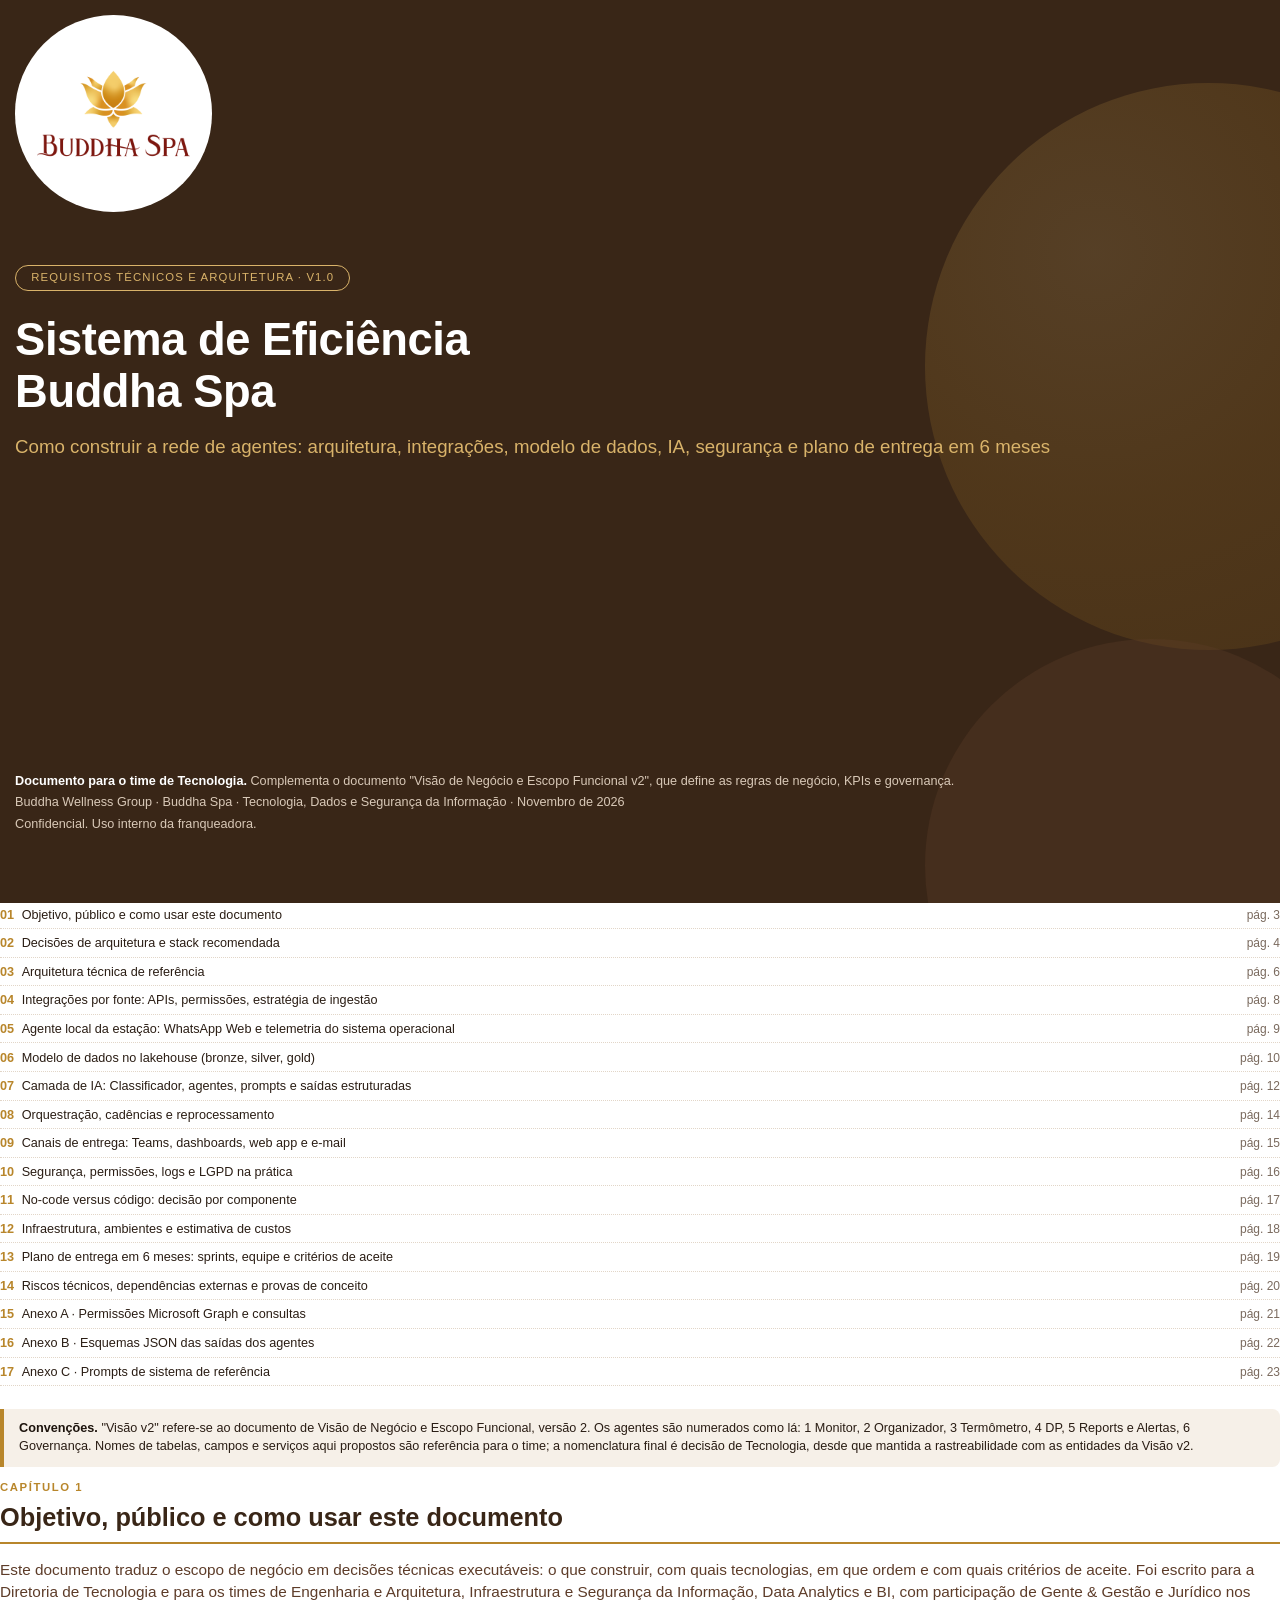
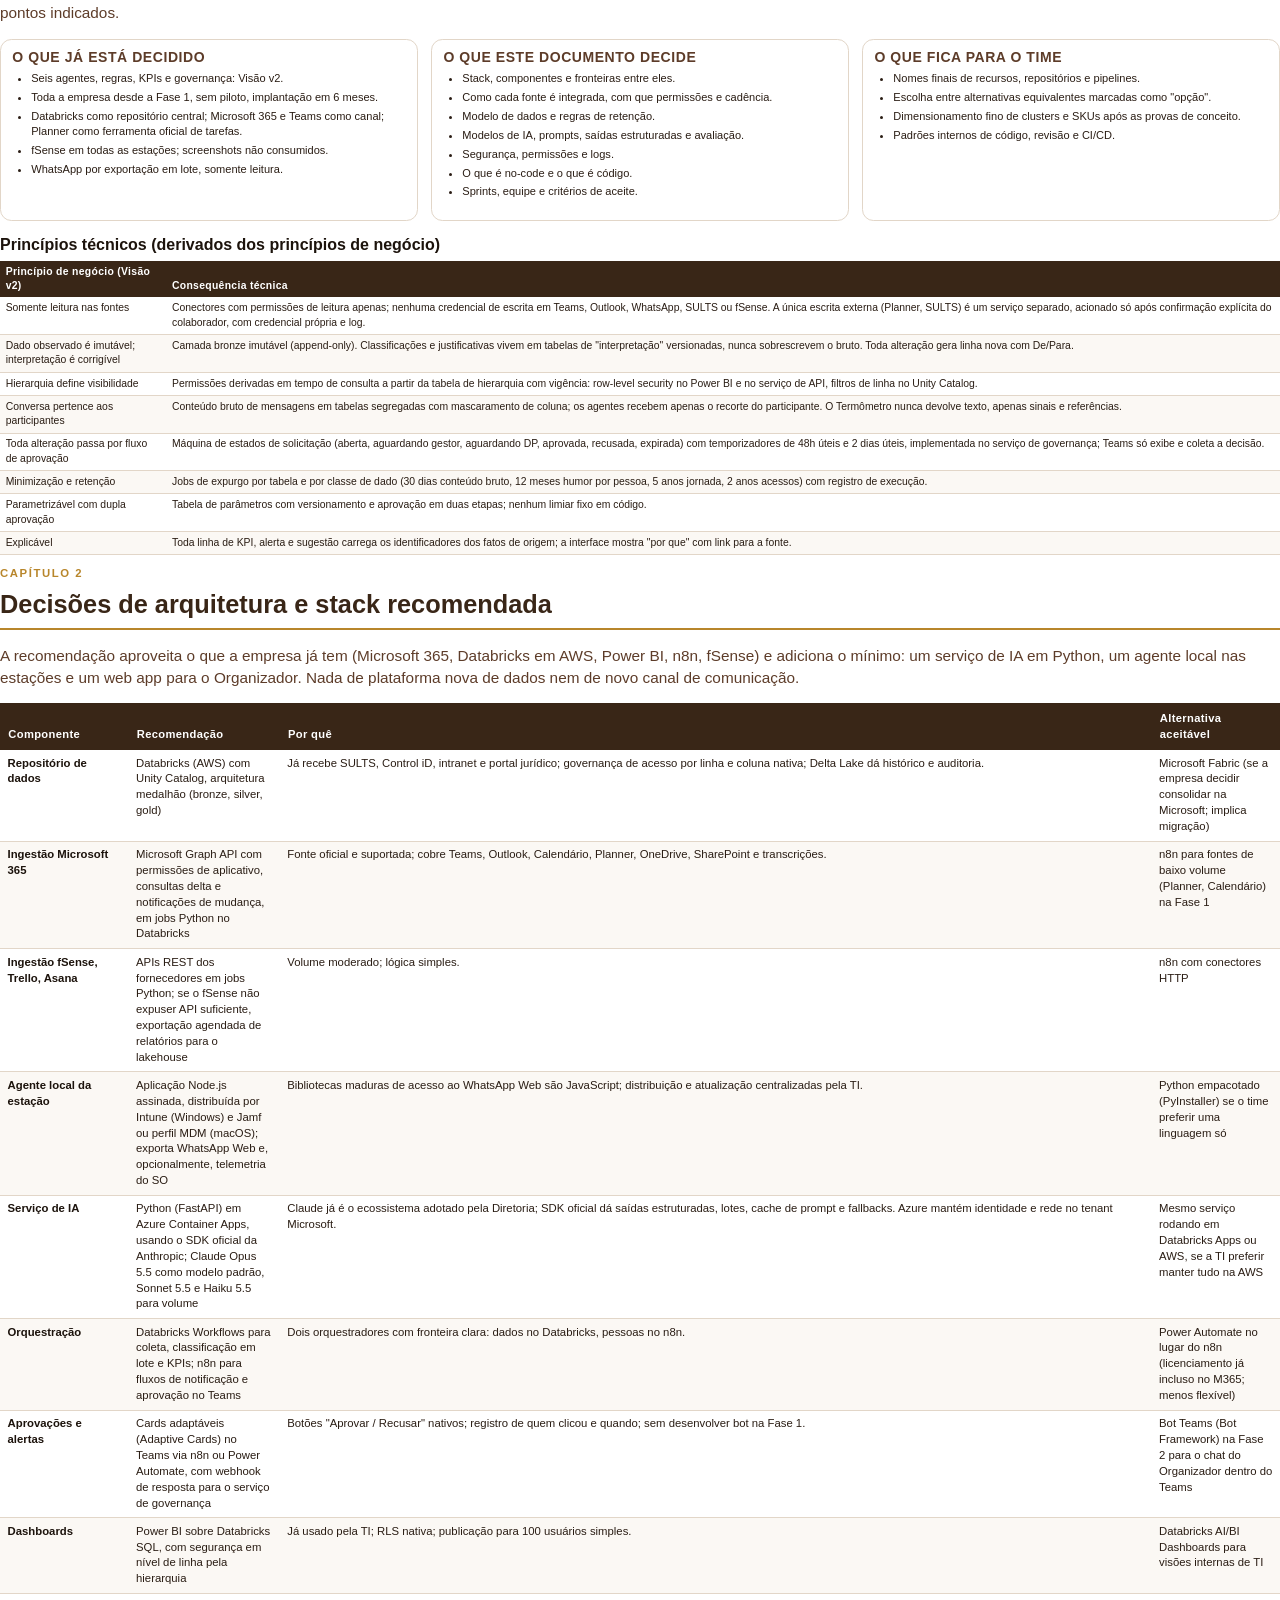
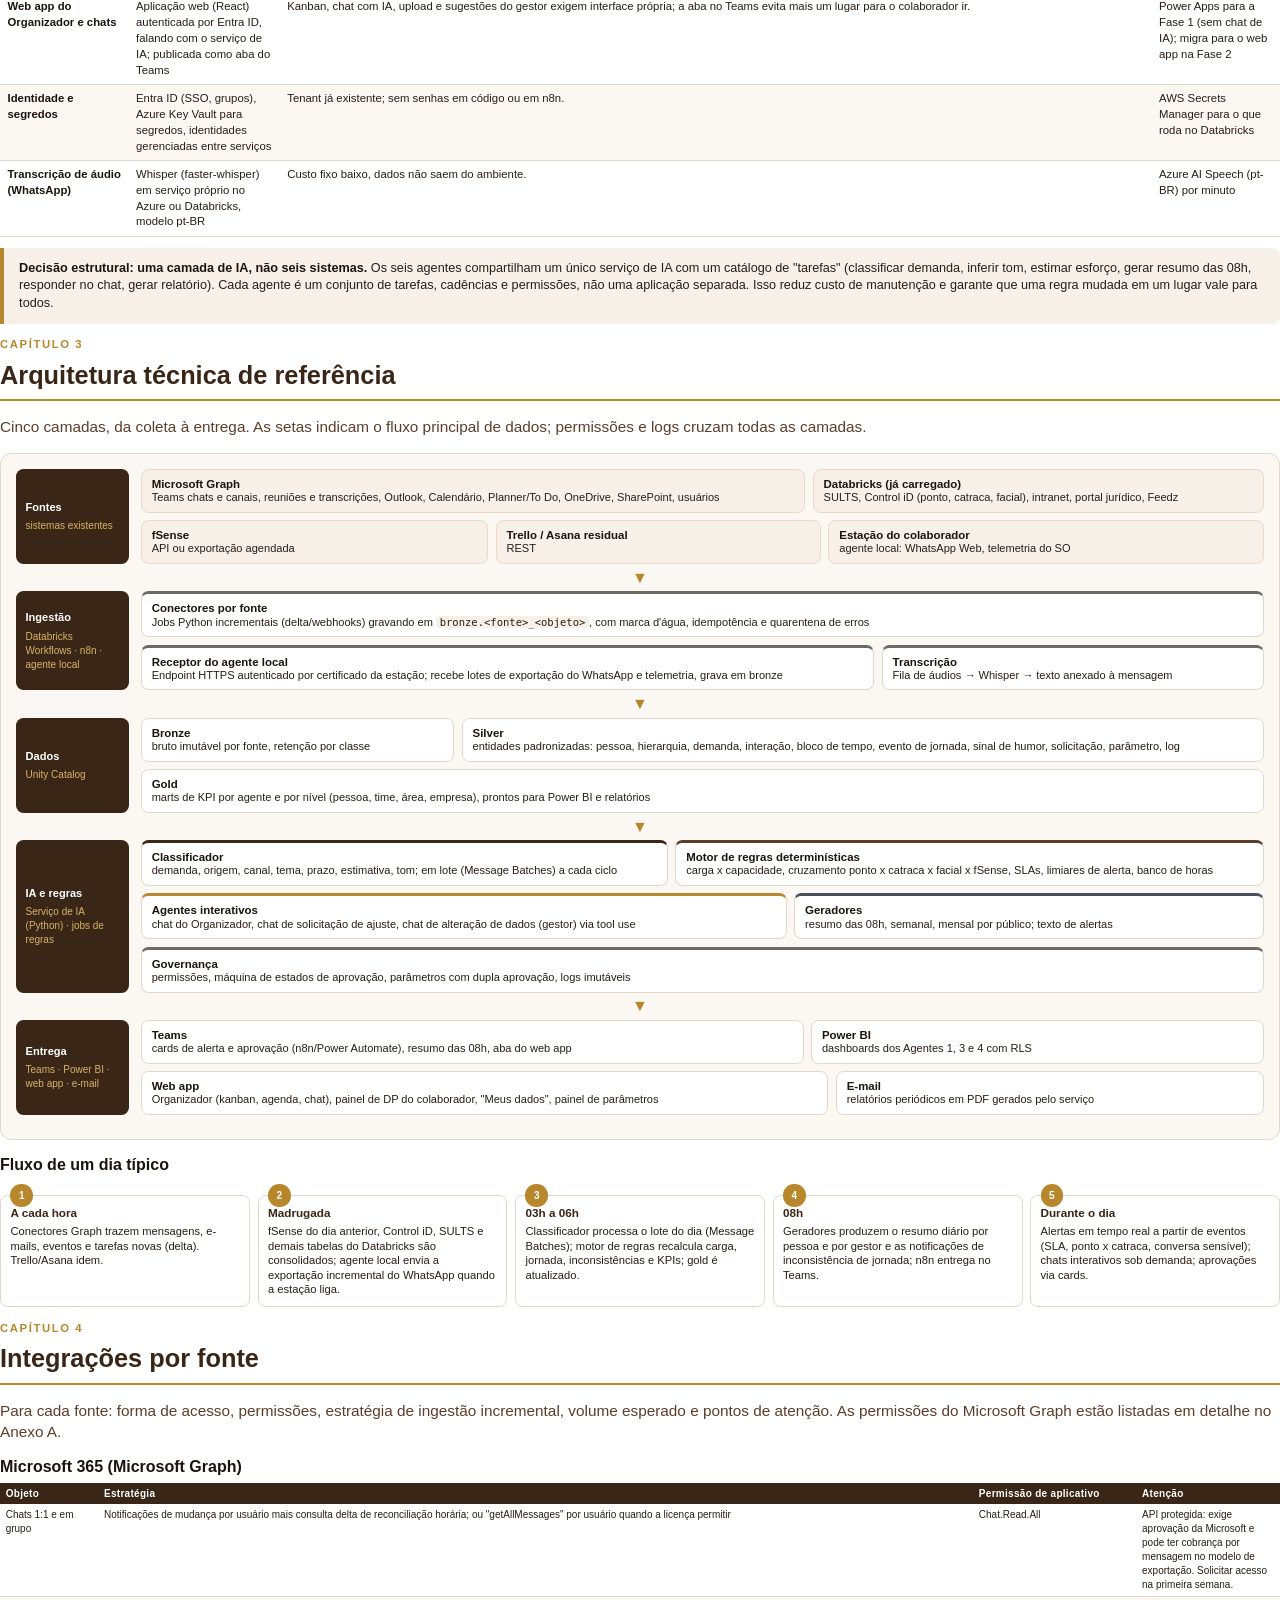
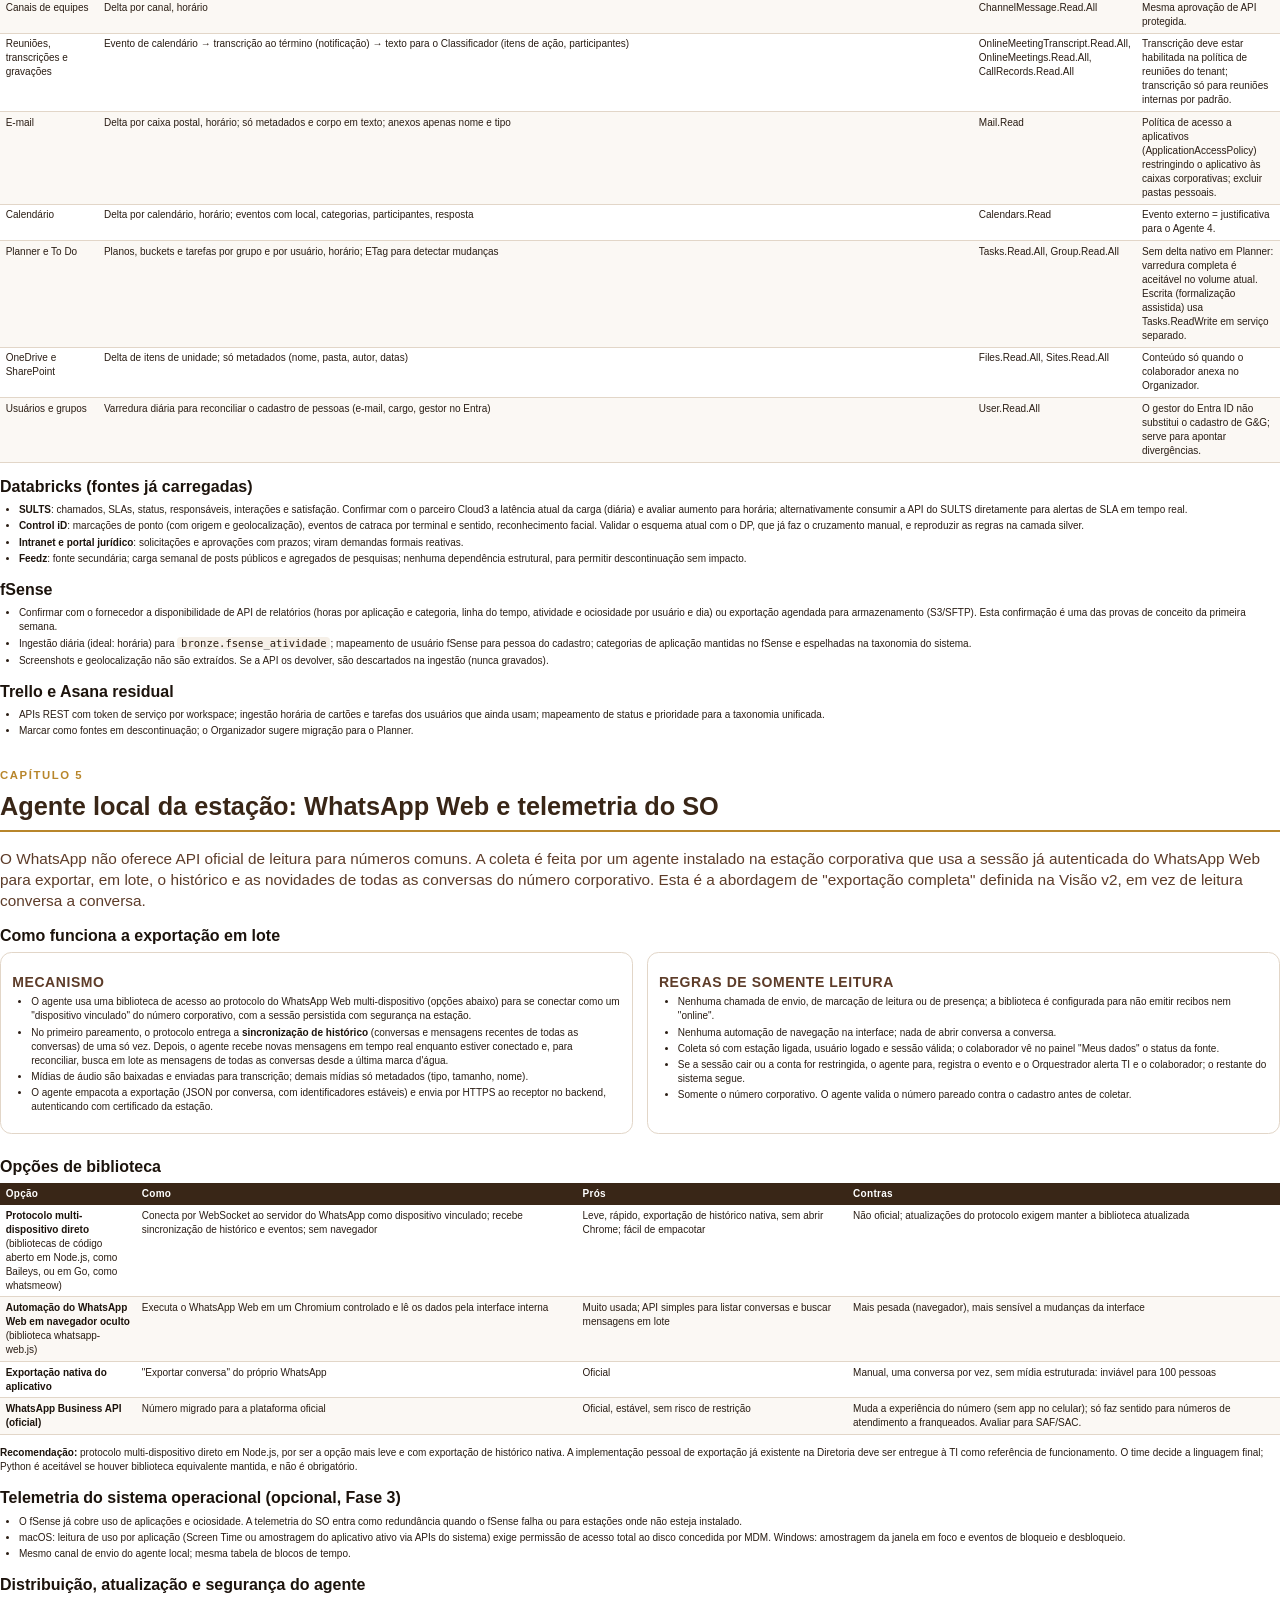
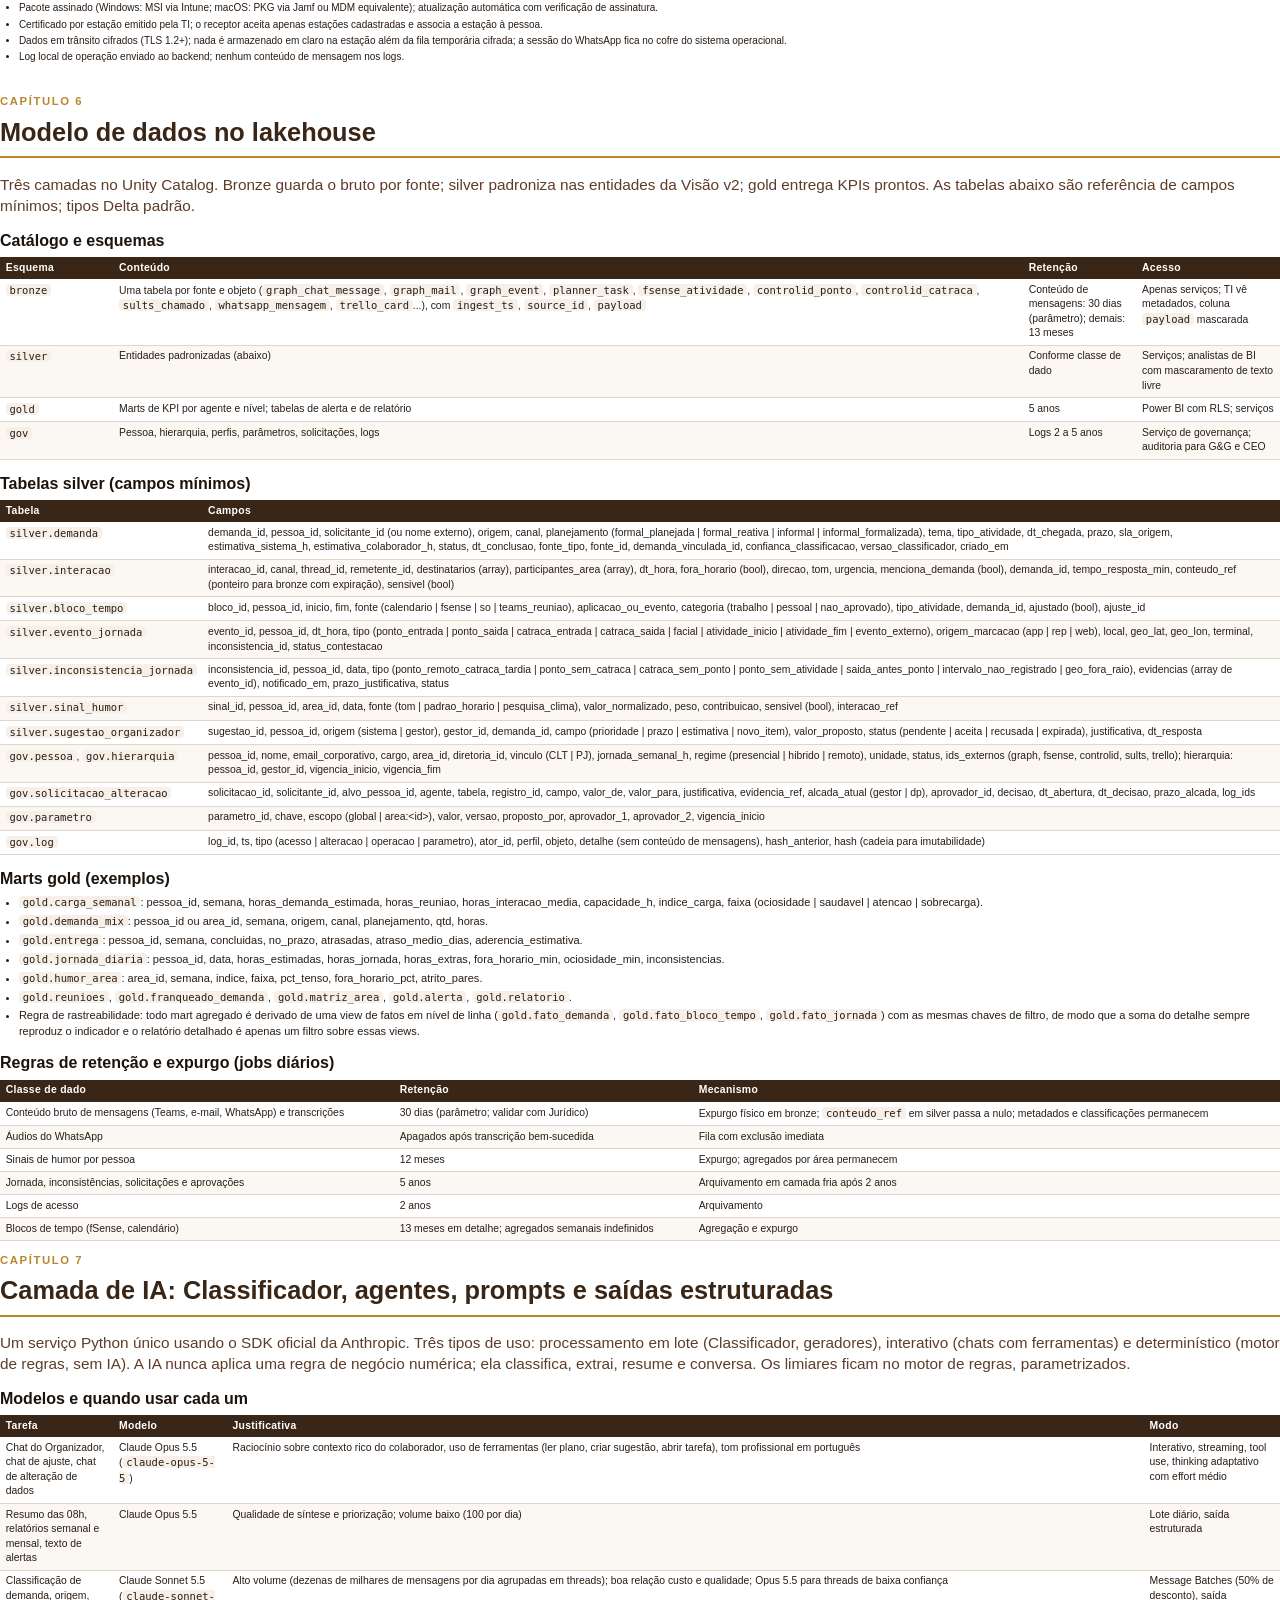
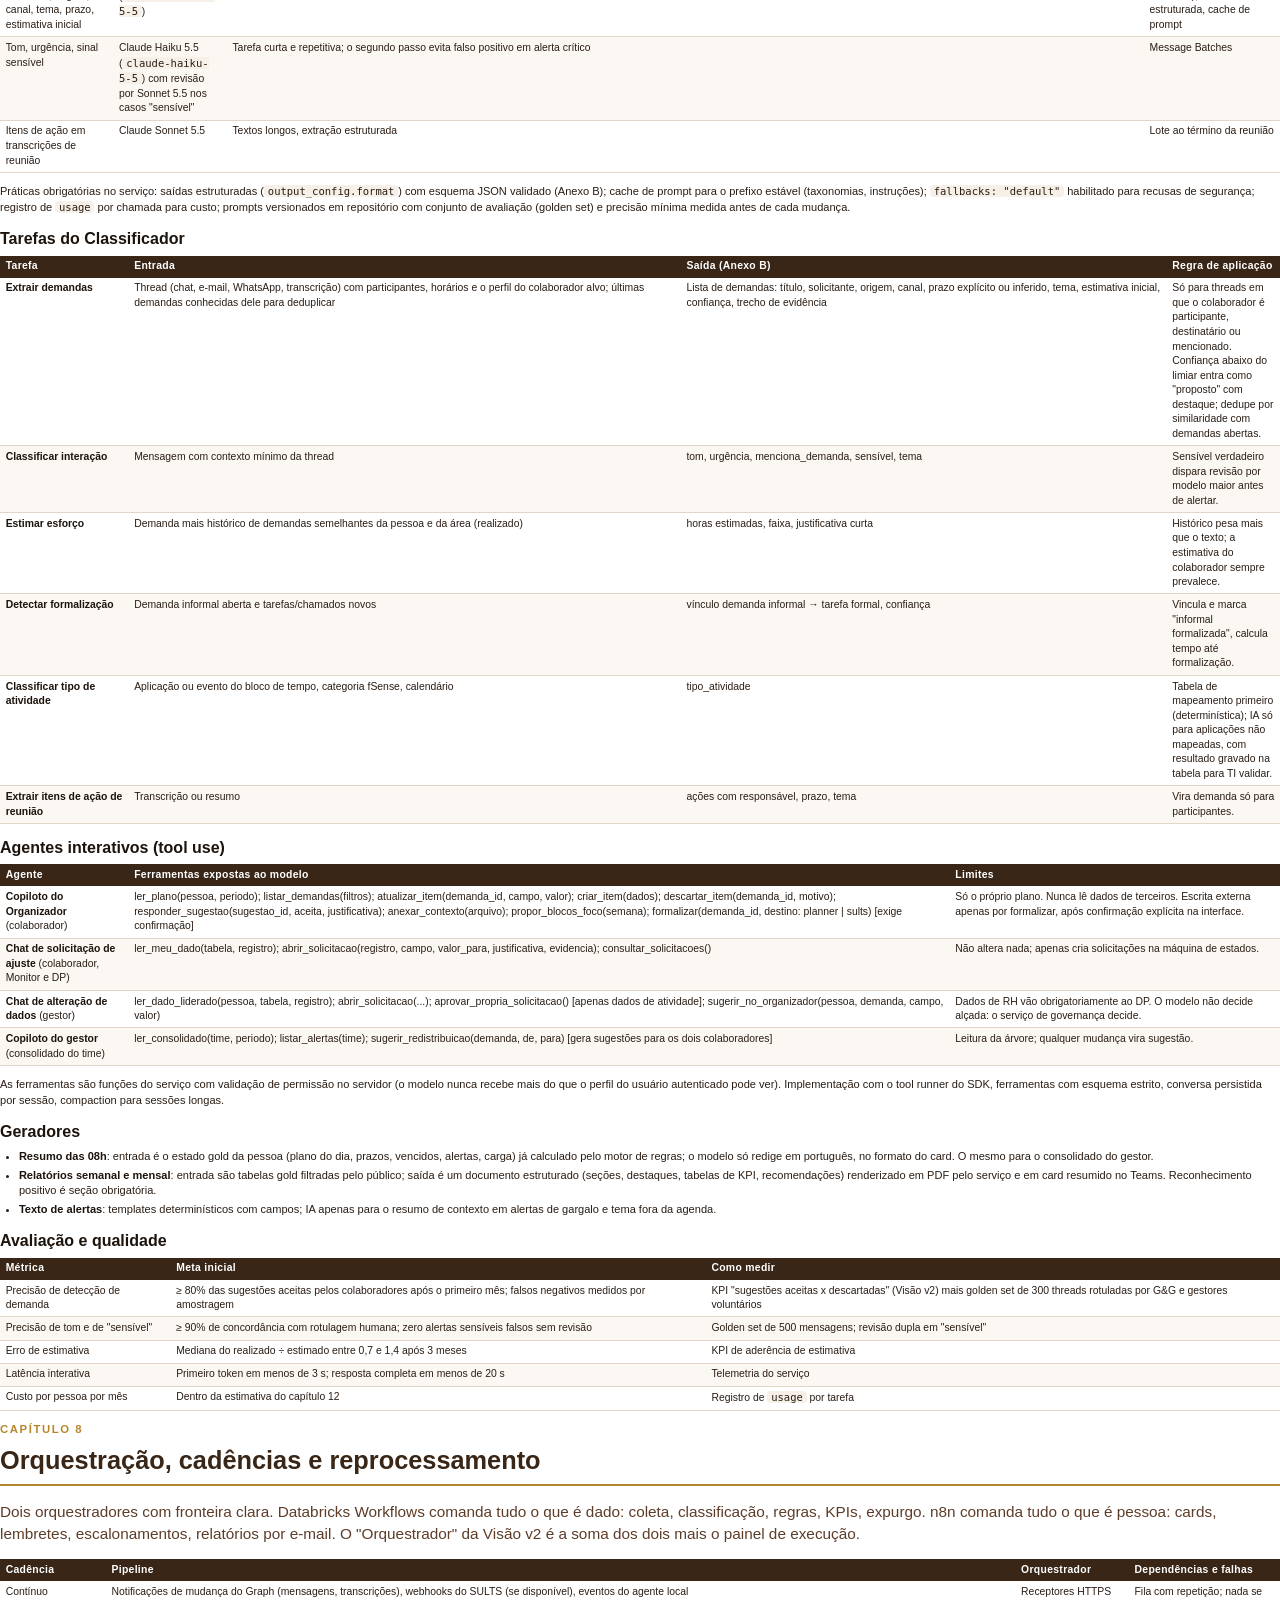
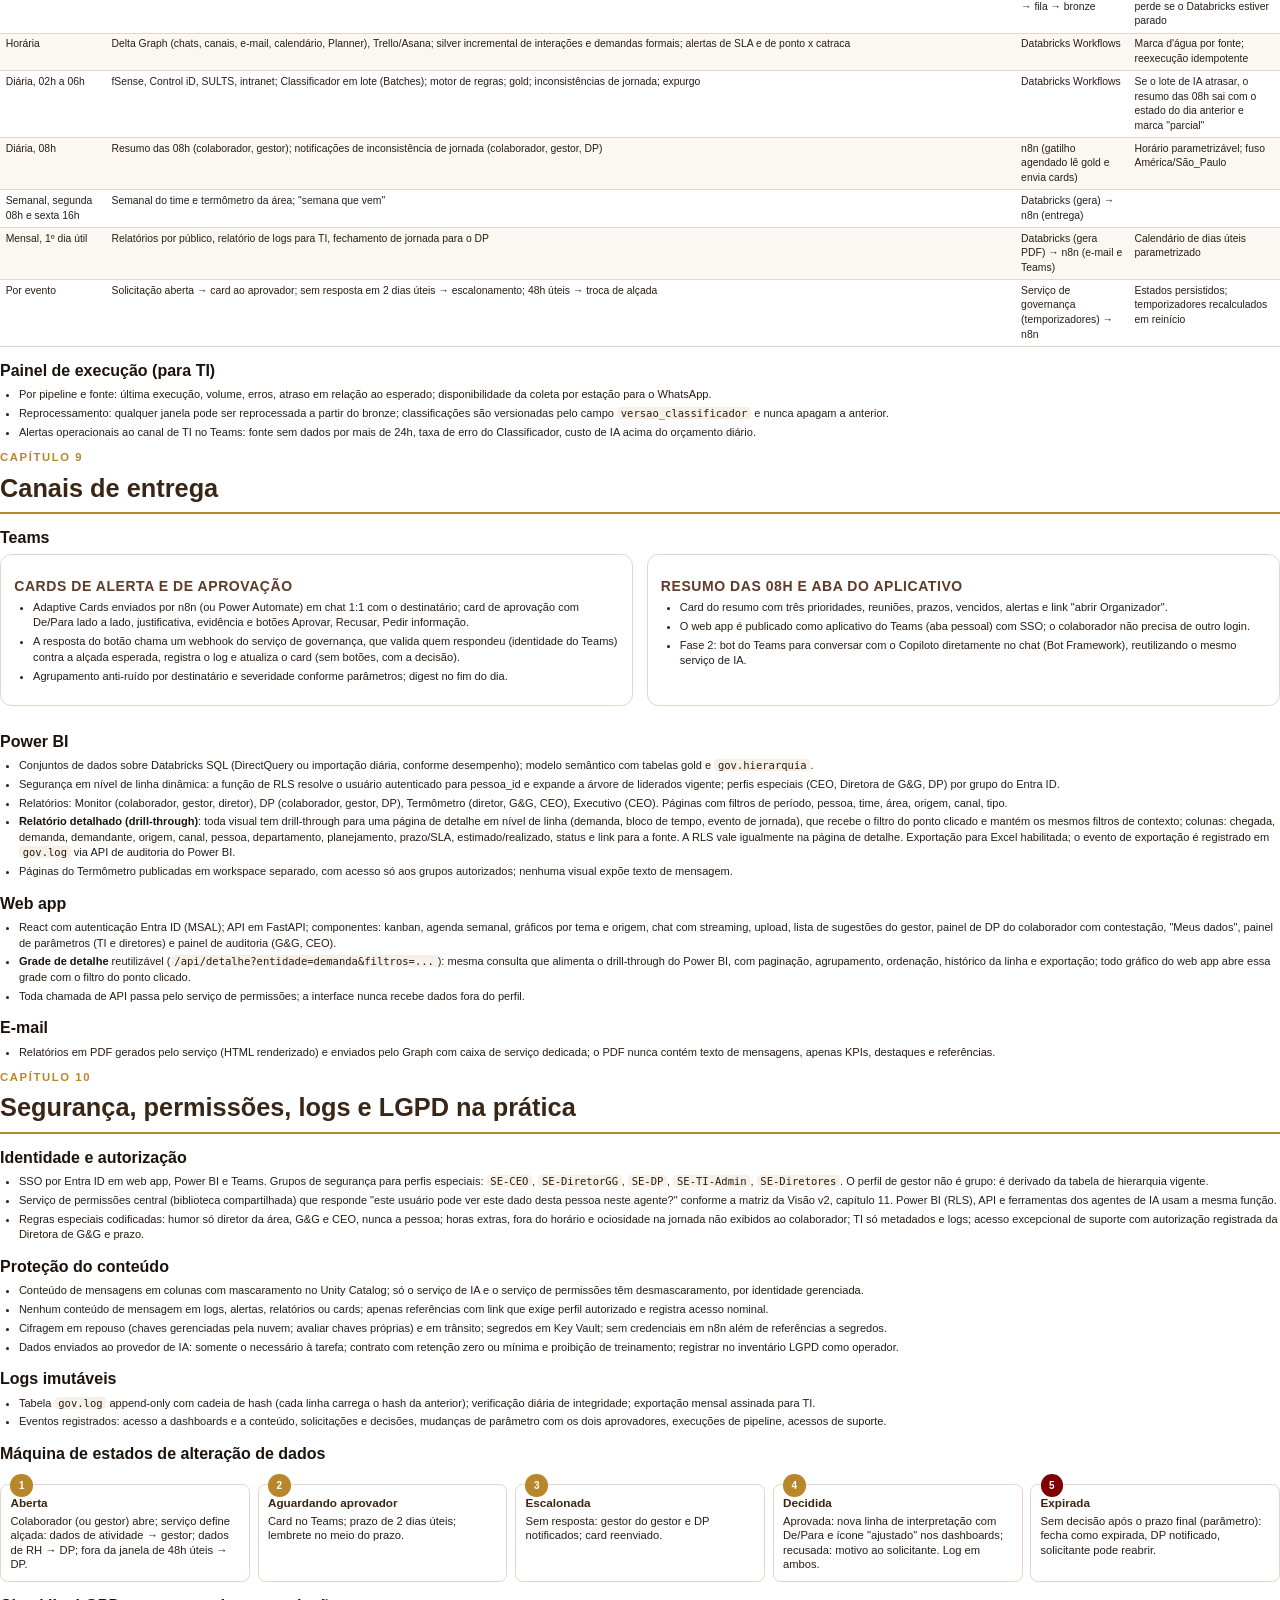
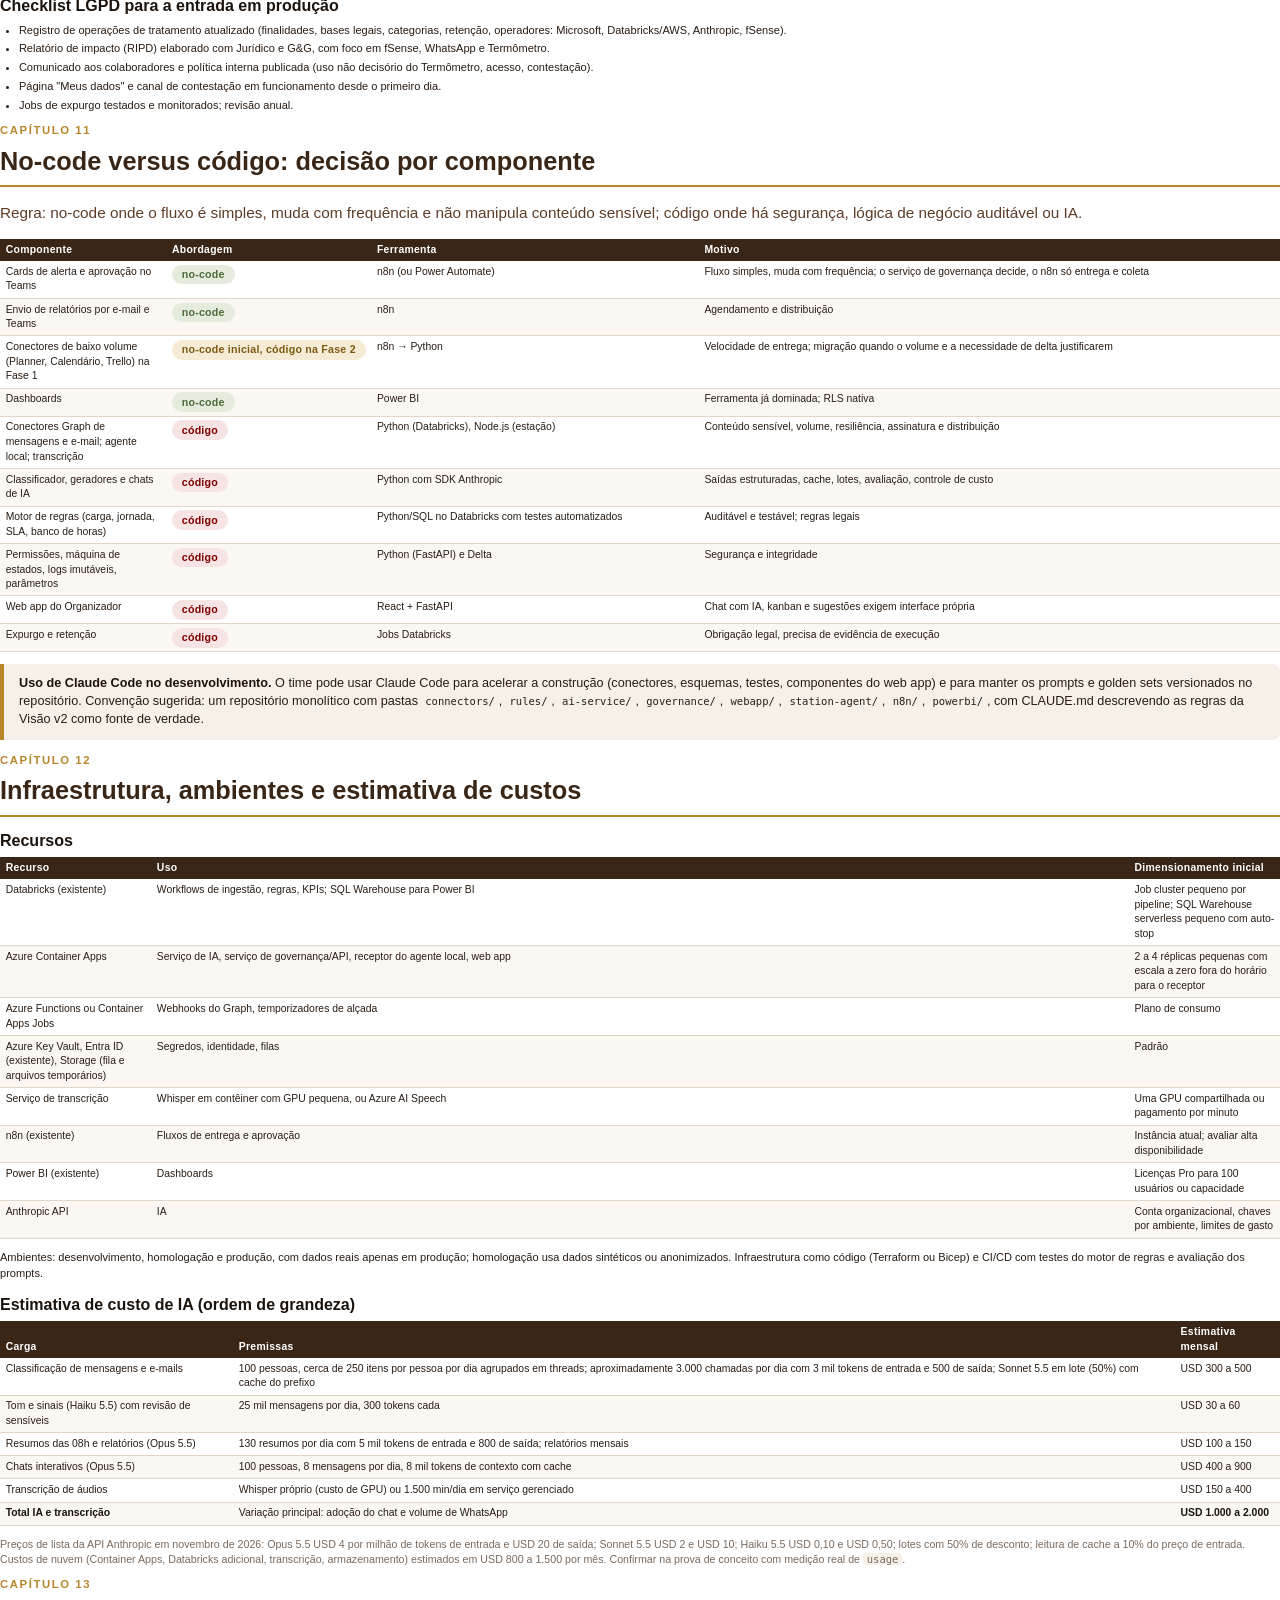
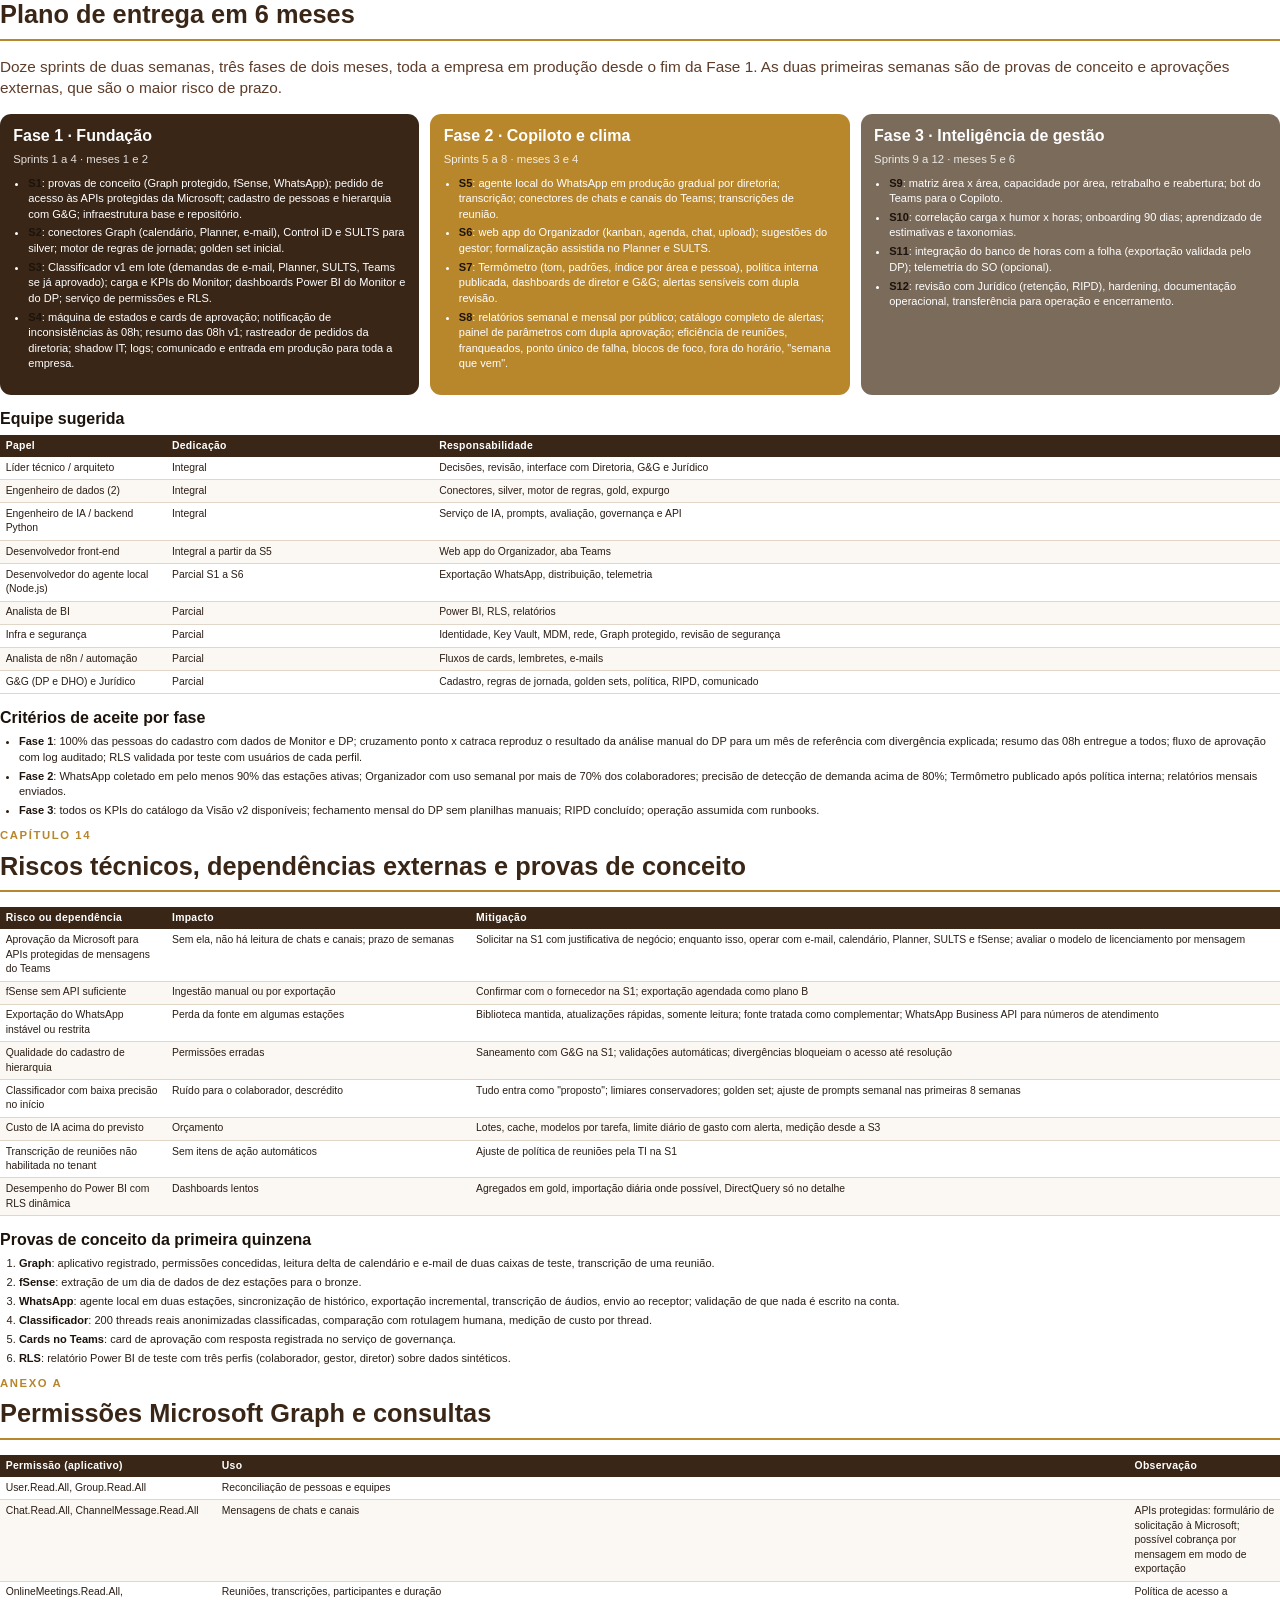
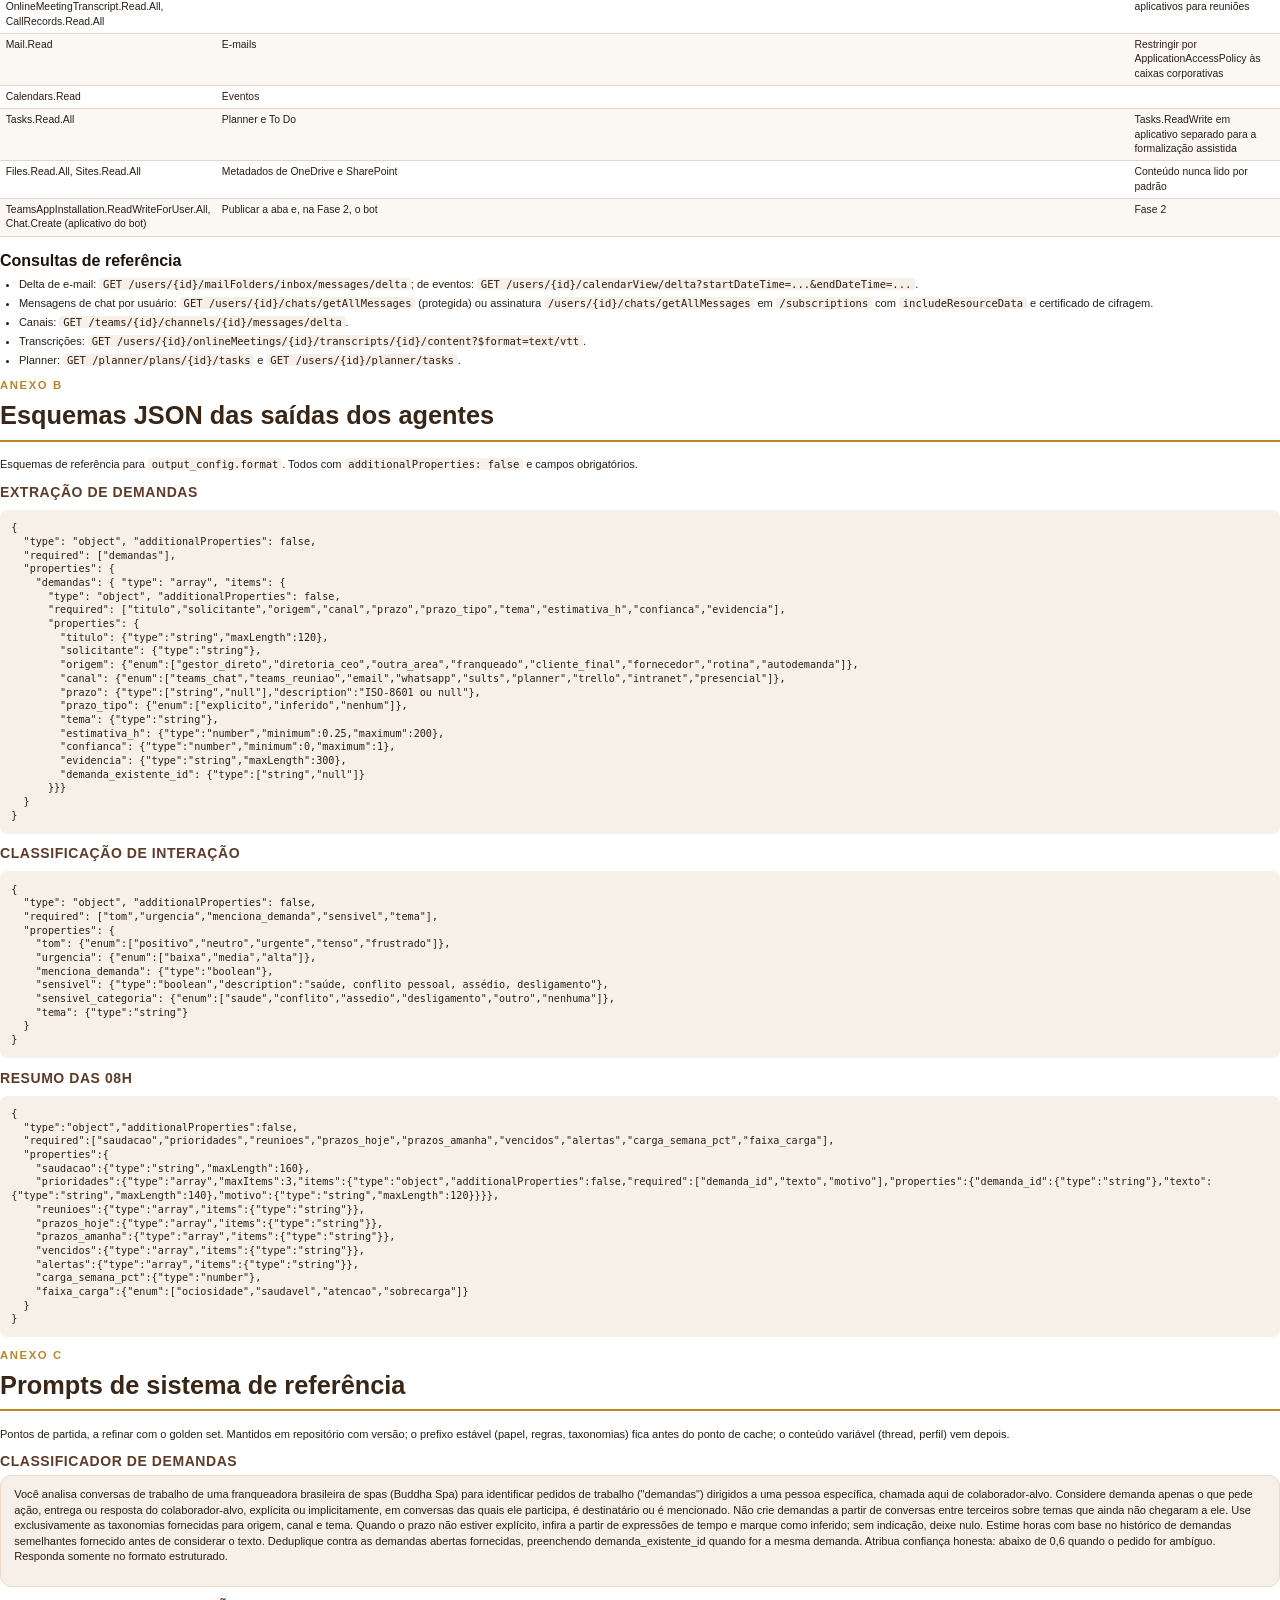
<file: docs/sistema-eficiencia/Sistema_Eficiencia_Buddha_Spa_Requisitos_Tecnicos_v1.html>
<!doctype html>
<html lang="pt-BR">
<head>
<meta charset="utf-8">
<title>Sistema de Eficiência Buddha Spa — Requisitos Técnicos e Arquitetura v1</title>
<style>
  :root{
    --terra:#392617; --cafe:#1c130c; --cafe2:#5d3c29; --bordo:#7e0000; --bordo2:#9d3f3f;
    --gold:#b8862b; --gold2:#d9b36a; --cream:#f6f0e8; --sand:#ead9c6; --light:#fbf8f4;
    --ink:#2a1d14; --muted:#7a6a5e; --line:#e2d6c8; --ok:#4f6b3a; --warn:#b8862b; --bad:#7e0000;
    --a1:#392617; --a2:#b8862b; --a3:#7e0000; --a4:#5d3c29; --a5:#4a4f5c; --a6:#6d6a64;
  }
  @page{ size:A4; margin:18mm 16mm 20mm 16mm; }
  *{box-sizing:border-box}
  html,body{margin:0;padding:0;background:#fff;color:var(--ink);font-family:Inter,"Inter Display",Helvetica,Arial,sans-serif;font-size:9.5pt;line-height:1.4}
  h1,h2,h3,h4{font-family:"Inter Display",Inter,Helvetica,Arial,sans-serif;color:var(--terra);margin:0;line-height:1.15}
  h1{font-size:30pt;font-weight:600;letter-spacing:-.01em}
  h2{font-size:19pt;font-weight:600;margin:0 0 4mm 0;padding-bottom:2.5mm;border-bottom:2px solid var(--gold)}
  h3{font-size:12pt;font-weight:600;margin:4mm 0 1.8mm 0;color:var(--cafe)}
  h3,h4{break-after:avoid}
  h4{font-size:10.5pt;font-weight:600;margin:3mm 0 1.5mm 0;color:var(--cafe2);text-transform:uppercase;letter-spacing:.04em}
  p{margin:0 0 2.6mm 0}
  ul,ol{margin:0 0 2.6mm 0;padding-left:5mm}
  li{margin-bottom:.9mm}
  strong{color:var(--cafe)}
  .section{break-before:page}
  .tight .small,.tight table.compact td,.tight table.compact th{font-size:7.5pt}
  .xtight table.compact td,.xtight table.compact th{font-size:7.2pt;padding:.8mm 1.3mm}
  .tight li{margin-bottom:.6mm}
  .tight .box,.tight .callout{padding:2.4mm 3mm;margin-bottom:2.4mm}
  .cont{margin-top:2mm}
  .cont.chapter{margin-top:8mm}
  .kicker{font-size:8.5pt;letter-spacing:.14em;text-transform:uppercase;color:var(--gold);font-weight:600;margin-bottom:2mm}
  .lead{font-size:11.5pt;color:var(--cafe2);margin-bottom:4mm}
  .muted{color:var(--muted)}
  .small{font-size:8.3pt}
  .tiny{font-size:8pt}

  /* cover */
  .cover{height:257mm;display:flex;flex-direction:column;justify-content:space-between;background:var(--terra);color:#fff;margin:-18mm -16mm -20mm -16mm;padding:22mm 20mm 18mm 20mm;position:relative;overflow:hidden}
  .cover h1{color:#fff;font-size:34pt;margin-top:6mm}
  .cover .sub{color:var(--gold2);font-size:14pt;margin-top:4mm;font-weight:500}
  .cover .meta{font-size:9.5pt;color:#d9c9b8;line-height:1.7}
  .cover .logo{width:52mm;height:52mm;border-radius:50%;background:#fff;display:flex;align-items:center;justify-content:center;overflow:hidden}
  .cover .logo img{width:100%;height:100%;object-fit:cover}
  .cover .band{position:absolute;right:-40mm;top:40mm;width:150mm;height:150mm;border-radius:50%;background:radial-gradient(circle at 30% 30%,#d9b36a 0%,#b8862b 45%,#8a6218 100%);opacity:.18}
  .cover .band2{position:absolute;right:-10mm;bottom:-50mm;width:120mm;height:120mm;border-radius:50%;background:#5d3c29;opacity:.35}
  .cover .tag{display:inline-block;border:1px solid var(--gold2);color:var(--gold2);border-radius:20px;padding:1.2mm 4mm;font-size:8.5pt;letter-spacing:.1em;text-transform:uppercase}

  /* boxes */
  .box{border:1px solid var(--line);border-radius:3mm;padding:3mm 3.5mm;margin:0 0 3mm 0;background:#fff;break-inside:avoid}
  .box.cream{background:var(--cream);border-color:var(--sand)}
  .box.terra{background:var(--terra);color:#fff;border-color:var(--terra)}
  .box.terra h3,.box.terra h4,.box.terra strong{color:#fff}
  .box.terra .kicker{color:var(--gold2)}
  .box.gold{border-left:4px solid var(--gold)}
  .box.bordo{border-left:4px solid var(--bordo)}
  .box.bordo p{margin:0}
  .box.ok{border-left:4px solid var(--ok)}
  .callout{background:var(--cream);border-left:4px solid var(--gold);padding:3mm 4mm;border-radius:0 2mm 2mm 0;margin:0 0 3.5mm 0;break-inside:avoid}
  .callout.red{border-left-color:var(--bordo);background:#f9efef}
  .callout.green{border-left-color:var(--ok);background:#f1f4ec}
  .grid2{display:grid;grid-template-columns:1fr 1fr;gap:3.5mm}
  .grid3{display:grid;grid-template-columns:1fr 1fr 1fr;gap:3.5mm}
  .grid4{display:grid;grid-template-columns:repeat(4,1fr);gap:3mm}
  .card{border:1px solid var(--line);border-radius:3mm;padding:2.6mm 3mm;background:#fff;break-inside:avoid}
  .card h4{margin-top:0}
  .stat{background:var(--cream);border-radius:3mm;padding:3mm;text-align:center;border:1px solid var(--sand)}
  .stat .n{font-family:"Inter Display",Inter;font-size:22pt;font-weight:600;color:var(--terra);line-height:1}
  .stat .l{font-size:8.5pt;color:var(--muted);margin-top:1.5mm;line-height:1.25}
  .pill{display:inline-block;border-radius:12px;padding:.6mm 2.6mm;font-size:8pt;font-weight:600;letter-spacing:.02em;white-space:nowrap}
  .p-a1{background:#eee6de;color:var(--a1)} .p-a2{background:#f6ecd6;color:#7d5a14} .p-a3{background:#f6e3e3;color:var(--a3)} .p-a4{background:#ece3dc;color:var(--a4)} .p-a5{background:#e4e6ec;color:var(--a5)} .p-a6{background:#e9e8e5;color:#44423e}
  .p-ok{background:#e6ecdd;color:var(--ok)} .p-warn{background:#f6ecd6;color:#7d5a14} .p-bad{background:#f6e3e3;color:var(--bad)} .p-info{background:#e4e6ec;color:var(--a5)}
  .p-fase1{background:var(--terra);color:#fff} .p-fase2{background:var(--gold);color:#fff} .p-fase3{background:#9a8a7a;color:#fff}

  /* tables */
  table{width:100%;border-collapse:collapse;margin:0 0 3mm 0;font-size:8.5pt;break-inside:auto}
  thead{display:table-header-group}
  tr{break-inside:avoid}
  th{background:var(--terra);color:#fff;text-align:left;padding:2mm 2.2mm;font-weight:600;font-size:8.4pt;letter-spacing:.03em;vertical-align:bottom}
  td{padding:1.5mm 2mm;border-bottom:1px solid var(--line);vertical-align:top}
  tbody tr:nth-child(even) td{background:var(--light)}
  table.compact td,table.compact th{padding:1mm 1.5mm;font-size:7.8pt}
  td.c,th.c{text-align:center}
  .yes{color:var(--ok);font-weight:700} .no{color:#b4a79a} .part{color:var(--gold);font-weight:700}

  /* agent header */
  .agent-head{display:flex;align-items:center;gap:4mm;margin-bottom:3mm;break-inside:avoid}
  .agent-head .num{width:16mm;height:16mm;border-radius:50%;display:flex;align-items:center;justify-content:center;color:#fff;font-family:"Inter Display",Inter;font-weight:600;font-size:14pt;flex:none}
  .agent-head h2{border:none;margin:0;padding:0}
  .agent-head .who{font-size:9pt;color:var(--muted)}

  /* architecture diagram */
  .arch{border:1px solid var(--line);border-radius:3mm;padding:4mm;background:var(--light)}
  .layer{break-inside:avoid}
  .layer{display:grid;grid-template-columns:30mm 1fr;gap:3mm;align-items:stretch;margin-bottom:2.5mm}
  .layer .lab{background:var(--terra);color:#fff;border-radius:2mm;padding:2.5mm;font-size:8.3pt;font-weight:600;display:flex;flex-direction:column;justify-content:center}
  .layer .lab span{display:block;font-weight:400;color:var(--gold2);font-size:7.5pt;margin-top:1mm}
  .layer .items{display:flex;flex-wrap:wrap;gap:2mm}
  .node{border:1px solid var(--line);background:#fff;border-radius:2mm;padding:1.8mm 2.6mm;font-size:8.3pt;line-height:1.25;flex:1 1 auto;min-width:26mm}
  .node b{display:block;color:var(--cafe);font-size:8.6pt}
  .node.a1{border-top:3px solid var(--a1)} .node.a2{border-top:3px solid var(--a2)} .node.a3{border-top:3px solid var(--a3)} .node.a4{border-top:3px solid var(--a4)} .node.a5{border-top:3px solid var(--a5)} .node.a6{border-top:3px solid var(--a6)}
  .node.src{background:var(--cream);border-color:var(--sand)}
  .arrow{text-align:center;color:var(--gold);font-size:12pt;line-height:1;margin:-1mm 0 1.5mm 0}

  /* flow */
  .flow{display:flex;gap:2mm;align-items:stretch;margin:2mm 0 3.5mm 0;padding-top:3.5mm;break-inside:avoid}
  .step{flex:1;background:#fff;border:1px solid var(--line);border-radius:2mm;padding:2.5mm;font-size:8.4pt;position:relative;line-height:1.3}
  .step b{display:block;color:var(--terra);margin-bottom:1mm;font-size:8.8pt}
  .step .n{position:absolute;top:-3mm;left:2.5mm;background:var(--gold);color:#fff;border-radius:50%;width:6mm;height:6mm;display:flex;align-items:center;justify-content:center;font-size:7.5pt;font-weight:700}
  .step.red .n{background:var(--bordo)}

  /* timeline */
  .phases{display:grid;grid-template-columns:1fr 1fr 1fr;gap:3mm}
  .phase{border-radius:3mm;padding:3.5mm;color:#fff;break-inside:avoid}
  .phase h3{color:#fff;margin-top:0}
  .phase ul{padding-left:4mm}
  .phase .when{font-size:8.5pt;opacity:.85;margin-bottom:2mm}
  .ph1{background:var(--terra)} .ph2{background:var(--gold)} .ph3{background:#7b6b5b}

  .toc li{margin-bottom:1.6mm;display:flex;justify-content:space-between;border-bottom:1px dotted var(--line);padding-bottom:1mm}
  .toc ol{list-style:none;padding:0;counter-reset:toc}
  .toc li::before{counter-increment:toc;content:counter(toc,decimal-leading-zero) "  ";color:var(--gold);font-weight:600;margin-right:2mm}
  .toc li span:first-child{flex:1}
  .toc li span:last-child{color:var(--muted);font-size:9pt}

  .legend{display:flex;gap:3mm;flex-wrap:wrap;margin-bottom:3mm}
  .legend span{font-size:8pt}
  .sw{display:inline-block;width:3mm;height:3mm;border-radius:1mm;vertical-align:middle;margin-right:1mm}
  .avoid{break-inside:avoid}
  .chk{display:inline-block;width:4mm;color:var(--ok);font-weight:700}
  .x{display:inline-block;width:4mm;color:var(--bordo);font-weight:700}
  .mono{font-family:"DejaVu Sans Mono",Menlo,monospace;font-size:7.9pt;background:var(--cream);padding:0 1mm;border-radius:1mm}
  pre.mono{line-height:1.35;break-inside:avoid}
</style>
</head>
<body>
<!-- ============================ CAPA ============================ -->
<section class="cover">
  <div class="band"></div><div class="band2"></div>
  <div style="position:relative;z-index:1">
    <div class="logo"><img src="../../novo_logo_BUDDHA_SPA_fundo_branco.png" alt="Buddha Spa"></div>
    <div style="margin-top:14mm"><span class="tag">Requisitos Técnicos e Arquitetura · v1.0</span></div>
    <h1>Sistema de Eficiência<br>Buddha Spa</h1>
    <div class="sub">Como construir a rede de agentes: arquitetura, integrações, modelo de dados, IA, segurança e plano de entrega em 6 meses</div>
  </div>
  <div style="position:relative;z-index:1" class="meta">
    <div><strong style="color:#fff">Documento para o time de Tecnologia.</strong> Complementa o documento "Visão de Negócio e Escopo Funcional v2", que define as regras de negócio, KPIs e governança.</div>
    <div>Buddha Wellness Group · Buddha Spa · Tecnologia, Dados e Segurança da Informação · Novembro de 2026</div>
    <div>Confidencial. Uso interno da franqueadora.</div>
  </div>
</section>

<!-- ============================ SUMÁRIO ============================ -->
<section class="section">
  <div class="kicker">Sumário</div>
  <h2>O que este documento contém</h2>
  <div class="toc">
    <ol>
      <li><span>Objetivo, público e como usar este documento</span><span>pág. 3</span></li>
      <li><span>Decisões de arquitetura e stack recomendada</span><span>pág. 4</span></li>
      <li><span>Arquitetura técnica de referência</span><span>pág. 6</span></li>
      <li><span>Integrações por fonte: APIs, permissões, estratégia de ingestão</span><span>pág. 8</span></li>
      <li><span>Agente local da estação: WhatsApp Web e telemetria do sistema operacional</span><span>pág. 9</span></li>
      <li><span>Modelo de dados no lakehouse (bronze, silver, gold)</span><span>pág. 10</span></li>
      <li><span>Camada de IA: Classificador, agentes, prompts e saídas estruturadas</span><span>pág. 12</span></li>
      <li><span>Orquestração, cadências e reprocessamento</span><span>pág. 14</span></li>
      <li><span>Canais de entrega: Teams, dashboards, web app e e-mail</span><span>pág. 15</span></li>
      <li><span>Segurança, permissões, logs e LGPD na prática</span><span>pág. 16</span></li>
      <li><span>No-code versus código: decisão por componente</span><span>pág. 17</span></li>
      <li><span>Infraestrutura, ambientes e estimativa de custos</span><span>pág. 18</span></li>
      <li><span>Plano de entrega em 6 meses: sprints, equipe e critérios de aceite</span><span>pág. 19</span></li>
      <li><span>Riscos técnicos, dependências externas e provas de conceito</span><span>pág. 20</span></li>
      <li><span>Anexo A · Permissões Microsoft Graph e consultas</span><span>pág. 21</span></li>
      <li><span>Anexo B · Esquemas JSON das saídas dos agentes</span><span>pág. 22</span></li>
      <li><span>Anexo C · Prompts de sistema de referência</span><span>pág. 23</span></li>
    </ol>
  </div>
  <div class="callout" style="margin-top:6mm">
    <strong>Convenções.</strong> "Visão v2" refere-se ao documento de Visão de Negócio e Escopo Funcional, versão 2. Os agentes são numerados como lá: 1 Monitor, 2 Organizador, 3 Termômetro, 4 DP, 5 Reports e Alertas, 6 Governança. Nomes de tabelas, campos e serviços aqui propostos são referência para o time; a nomenclatura final é decisão de Tecnologia, desde que mantida a rastreabilidade com as entidades da Visão v2.
  </div>
</section>

<!-- ============================ 1 ============================ -->
<section class="section">
  <div class="kicker">Capítulo 1</div>
  <h2>Objetivo, público e como usar este documento</h2>
  <p class="lead">Este documento traduz o escopo de negócio em decisões técnicas executáveis: o que construir, com quais tecnologias, em que ordem e com quais critérios de aceite. Foi escrito para a Diretoria de Tecnologia e para os times de Engenharia e Arquitetura, Infraestrutura e Segurança da Informação, Data Analytics e BI, com participação de Gente &amp; Gestão e Jurídico nos pontos indicados.</p>

  <div class="grid3">
    <div class="card"><h4>O que já está decidido</h4><ul class="small"><li>Seis agentes, regras, KPIs e governança: Visão v2.</li><li>Toda a empresa desde a Fase 1, sem piloto, implantação em 6 meses.</li><li>Databricks como repositório central; Microsoft 365 e Teams como canal; Planner como ferramenta oficial de tarefas.</li><li>fSense em todas as estações; screenshots não consumidos.</li><li>WhatsApp por exportação em lote, somente leitura.</li></ul></div>
    <div class="card"><h4>O que este documento decide</h4><ul class="small"><li>Stack, componentes e fronteiras entre eles.</li><li>Como cada fonte é integrada, com que permissões e cadência.</li><li>Modelo de dados e regras de retenção.</li><li>Modelos de IA, prompts, saídas estruturadas e avaliação.</li><li>Segurança, permissões e logs.</li><li>O que é no-code e o que é código.</li><li>Sprints, equipe e critérios de aceite.</li></ul></div>
    <div class="card"><h4>O que fica para o time</h4><ul class="small"><li>Nomes finais de recursos, repositórios e pipelines.</li><li>Escolha entre alternativas equivalentes marcadas como "opção".</li><li>Dimensionamento fino de clusters e SKUs após as provas de conceito.</li><li>Padrões internos de código, revisão e CI/CD.</li></ul></div>
  </div>

  <h3>Princípios técnicos (derivados dos princípios de negócio)</h3>
  <table class="compact">
    <thead><tr><th style="width:44mm">Princípio de negócio (Visão v2)</th><th>Consequência técnica</th></tr></thead>
    <tbody>
      <tr><td>Somente leitura nas fontes</td><td>Conectores com permissões de leitura apenas; nenhuma credencial de escrita em Teams, Outlook, WhatsApp, SULTS ou fSense. A única escrita externa (Planner, SULTS) é um serviço separado, acionado só após confirmação explícita do colaborador, com credencial própria e log.</td></tr>
      <tr><td>Dado observado é imutável; interpretação é corrigível</td><td>Camada bronze imutável (append-only). Classificações e justificativas vivem em tabelas de "interpretação" versionadas, nunca sobrescrevem o bruto. Toda alteração gera linha nova com De/Para.</td></tr>
      <tr><td>Hierarquia define visibilidade</td><td>Permissões derivadas em tempo de consulta a partir da tabela de hierarquia com vigência: row-level security no Power BI e no serviço de API, filtros de linha no Unity Catalog.</td></tr>
      <tr><td>Conversa pertence aos participantes</td><td>Conteúdo bruto de mensagens em tabelas segregadas com mascaramento de coluna; os agentes recebem apenas o recorte do participante. O Termômetro nunca devolve texto, apenas sinais e referências.</td></tr>
      <tr><td>Toda alteração passa por fluxo de aprovação</td><td>Máquina de estados de solicitação (aberta, aguardando gestor, aguardando DP, aprovada, recusada, expirada) com temporizadores de 48h úteis e 2 dias úteis, implementada no serviço de governança; Teams só exibe e coleta a decisão.</td></tr>
      <tr><td>Minimização e retenção</td><td>Jobs de expurgo por tabela e por classe de dado (30 dias conteúdo bruto, 12 meses humor por pessoa, 5 anos jornada, 2 anos acessos) com registro de execução.</td></tr>
      <tr><td>Parametrizável com dupla aprovação</td><td>Tabela de parâmetros com versionamento e aprovação em duas etapas; nenhum limiar fixo em código.</td></tr>
      <tr><td>Explicável</td><td>Toda linha de KPI, alerta e sugestão carrega os identificadores dos fatos de origem; a interface mostra "por que" com link para a fonte.</td></tr>
    </tbody>
  </table>
</section>

<!-- ============================ 2 ============================ -->
<section class="section">
  <div class="kicker">Capítulo 2</div>
  <h2>Decisões de arquitetura e stack recomendada</h2>
  <p class="lead">A recomendação aproveita o que a empresa já tem (Microsoft 365, Databricks em AWS, Power BI, n8n, fSense) e adiciona o mínimo: um serviço de IA em Python, um agente local nas estações e um web app para o Organizador. Nada de plataforma nova de dados nem de novo canal de comunicação.</p>

  <table>
    <thead><tr><th style="width:34mm">Componente</th><th style="width:40mm">Recomendação</th><th>Por quê</th><th style="width:34mm">Alternativa aceitável</th></tr></thead>
    <tbody>
      <tr><td><strong>Repositório de dados</strong></td><td>Databricks (AWS) com Unity Catalog, arquitetura medalhão (bronze, silver, gold)</td><td>Já recebe SULTS, Control iD, intranet e portal jurídico; governança de acesso por linha e coluna nativa; Delta Lake dá histórico e auditoria.</td><td>Microsoft Fabric (se a empresa decidir consolidar na Microsoft; implica migração)</td></tr>
      <tr><td><strong>Ingestão Microsoft 365</strong></td><td>Microsoft Graph API com permissões de aplicativo, consultas delta e notificações de mudança, em jobs Python no Databricks</td><td>Fonte oficial e suportada; cobre Teams, Outlook, Calendário, Planner, OneDrive, SharePoint e transcrições.</td><td>n8n para fontes de baixo volume (Planner, Calendário) na Fase 1</td></tr>
      <tr><td><strong>Ingestão fSense, Trello, Asana</strong></td><td>APIs REST dos fornecedores em jobs Python; se o fSense não expuser API suficiente, exportação agendada de relatórios para o lakehouse</td><td>Volume moderado; lógica simples.</td><td>n8n com conectores HTTP</td></tr>
      <tr><td><strong>Agente local da estação</strong></td><td>Aplicação Node.js assinada, distribuída por Intune (Windows) e Jamf ou perfil MDM (macOS); exporta WhatsApp Web e, opcionalmente, telemetria do SO</td><td>Bibliotecas maduras de acesso ao WhatsApp Web são JavaScript; distribuição e atualização centralizadas pela TI.</td><td>Python empacotado (PyInstaller) se o time preferir uma linguagem só</td></tr>
      <tr><td><strong>Serviço de IA</strong></td><td>Python (FastAPI) em Azure Container Apps, usando o SDK oficial da Anthropic; Claude Opus 5.5 como modelo padrão, Sonnet 5.5 e Haiku 5.5 para volume</td><td>Claude já é o ecossistema adotado pela Diretoria; SDK oficial dá saídas estruturadas, lotes, cache de prompt e fallbacks. Azure mantém identidade e rede no tenant Microsoft.</td><td>Mesmo serviço rodando em Databricks Apps ou AWS, se a TI preferir manter tudo na AWS</td></tr>
      <tr><td><strong>Orquestração</strong></td><td>Databricks Workflows para coleta, classificação em lote e KPIs; n8n para fluxos de notificação e aprovação no Teams</td><td>Dois orquestradores com fronteira clara: dados no Databricks, pessoas no n8n.</td><td>Power Automate no lugar do n8n (licenciamento já incluso no M365; menos flexível)</td></tr>
      <tr><td><strong>Aprovações e alertas</strong></td><td>Cards adaptáveis (Adaptive Cards) no Teams via n8n ou Power Automate, com webhook de resposta para o serviço de governança</td><td>Botões "Aprovar / Recusar" nativos; registro de quem clicou e quando; sem desenvolver bot na Fase 1.</td><td>Bot Teams (Bot Framework) na Fase 2 para o chat do Organizador dentro do Teams</td></tr>
      <tr><td><strong>Dashboards</strong></td><td>Power BI sobre Databricks SQL, com segurança em nível de linha pela hierarquia</td><td>Já usado pela TI; RLS nativa; publicação para 100 usuários simples.</td><td>Databricks AI/BI Dashboards para visões internas de TI</td></tr>
      <tr><td><strong>Web app do Organizador e chats</strong></td><td>Aplicação web (React) autenticada por Entra ID, falando com o serviço de IA; publicada como aba do Teams</td><td>Kanban, chat com IA, upload e sugestões do gestor exigem interface própria; a aba no Teams evita mais um lugar para o colaborador ir.</td><td>Power Apps para a Fase 1 (sem chat de IA); migra para o web app na Fase 2</td></tr>
      <tr><td><strong>Identidade e segredos</strong></td><td>Entra ID (SSO, grupos), Azure Key Vault para segredos, identidades gerenciadas entre serviços</td><td>Tenant já existente; sem senhas em código ou em n8n.</td><td>AWS Secrets Manager para o que roda no Databricks</td></tr>
      <tr><td><strong>Transcrição de áudio (WhatsApp)</strong></td><td>Whisper (faster-whisper) em serviço próprio no Azure ou Databricks, modelo pt-BR</td><td>Custo fixo baixo, dados não saem do ambiente.</td><td>Azure AI Speech (pt-BR) por minuto</td></tr>
    </tbody>
  </table>

  <div class="callout">
    <strong>Decisão estrutural: uma camada de IA, não seis sistemas.</strong> Os seis agentes compartilham um único serviço de IA com um catálogo de "tarefas" (classificar demanda, inferir tom, estimar esforço, gerar resumo das 08h, responder no chat, gerar relatório). Cada agente é um conjunto de tarefas, cadências e permissões, não uma aplicação separada. Isso reduz custo de manutenção e garante que uma regra mudada em um lugar vale para todos.
  </div>
</section>

<!-- ============================ 3 ============================ -->
<section class="section">
  <div class="kicker">Capítulo 3</div>
  <h2>Arquitetura técnica de referência</h2>
  <p class="lead">Cinco camadas, da coleta à entrega. As setas indicam o fluxo principal de dados; permissões e logs cruzam todas as camadas.</p>

  <div class="arch">
    <div class="layer">
      <div class="lab">Fontes<span>sistemas existentes</span></div>
      <div class="items">
        <div class="node src"><b>Microsoft Graph</b>Teams chats e canais, reuniões e transcrições, Outlook, Calendário, Planner/To Do, OneDrive, SharePoint, usuários</div>
        <div class="node src"><b>Databricks (já carregado)</b>SULTS, Control iD (ponto, catraca, facial), intranet, portal jurídico, Feedz</div>
        <div class="node src"><b>fSense</b>API ou exportação agendada</div>
        <div class="node src"><b>Trello / Asana residual</b>REST</div>
        <div class="node src"><b>Estação do colaborador</b>agente local: WhatsApp Web, telemetria do SO</div>
      </div>
    </div>
    <div class="arrow">▼</div>
    <div class="layer">
      <div class="lab">Ingestão<span>Databricks Workflows · n8n · agente local</span></div>
      <div class="items">
        <div class="node a6"><b>Conectores por fonte</b>Jobs Python incrementais (delta/webhooks) gravando em <span class="mono">bronze.&lt;fonte&gt;_&lt;objeto&gt;</span>, com marca d'água, idempotência e quarentena de erros</div>
        <div class="node a6"><b>Receptor do agente local</b>Endpoint HTTPS autenticado por certificado da estação; recebe lotes de exportação do WhatsApp e telemetria, grava em bronze</div>
        <div class="node a6"><b>Transcrição</b>Fila de áudios → Whisper → texto anexado à mensagem</div>
      </div>
    </div>
    <div class="arrow">▼</div>
    <div class="layer">
      <div class="lab">Dados<span>Unity Catalog</span></div>
      <div class="items">
        <div class="node"><b>Bronze</b>bruto imutável por fonte, retenção por classe</div>
        <div class="node"><b>Silver</b>entidades padronizadas: pessoa, hierarquia, demanda, interação, bloco de tempo, evento de jornada, sinal de humor, solicitação, parâmetro, log</div>
        <div class="node"><b>Gold</b>marts de KPI por agente e por nível (pessoa, time, área, empresa), prontos para Power BI e relatórios</div>
      </div>
    </div>
    <div class="arrow">▼</div>
    <div class="layer">
      <div class="lab">IA e regras<span>Serviço de IA (Python) · jobs de regras</span></div>
      <div class="items">
        <div class="node a1"><b>Classificador</b>demanda, origem, canal, tema, prazo, estimativa, tom; em lote (Message Batches) a cada ciclo</div>
        <div class="node a4"><b>Motor de regras determinísticas</b>carga x capacidade, cruzamento ponto x catraca x facial x fSense, SLAs, limiares de alerta, banco de horas</div>
        <div class="node a2"><b>Agentes interativos</b>chat do Organizador, chat de solicitação de ajuste, chat de alteração de dados (gestor) via tool use</div>
        <div class="node a5"><b>Geradores</b>resumo das 08h, semanal, mensal por público; texto de alertas</div>
        <div class="node a6"><b>Governança</b>permissões, máquina de estados de aprovação, parâmetros com dupla aprovação, logs imutáveis</div>
      </div>
    </div>
    <div class="arrow">▼</div>
    <div class="layer">
      <div class="lab">Entrega<span>Teams · Power BI · web app · e-mail</span></div>
      <div class="items">
        <div class="node"><b>Teams</b>cards de alerta e aprovação (n8n/Power Automate), resumo das 08h, aba do web app</div>
        <div class="node"><b>Power BI</b>dashboards dos Agentes 1, 3 e 4 com RLS</div>
        <div class="node"><b>Web app</b>Organizador (kanban, agenda, chat), painel de DP do colaborador, "Meus dados", painel de parâmetros</div>
        <div class="node"><b>E-mail</b>relatórios periódicos em PDF gerados pelo serviço</div>
      </div>
    </div>
  </div>

  <h3>Fluxo de um dia típico</h3>
  <div class="flow">
    <div class="step"><span class="n">1</span><b>A cada hora</b>Conectores Graph trazem mensagens, e-mails, eventos e tarefas novas (delta). Trello/Asana idem.</div>
    <div class="step"><span class="n">2</span><b>Madrugada</b>fSense do dia anterior, Control iD, SULTS e demais tabelas do Databricks são consolidados; agente local envia a exportação incremental do WhatsApp quando a estação liga.</div>
    <div class="step"><span class="n">3</span><b>03h a 06h</b>Classificador processa o lote do dia (Message Batches); motor de regras recalcula carga, jornada, inconsistências e KPIs; gold é atualizado.</div>
    <div class="step"><span class="n">4</span><b>08h</b>Geradores produzem o resumo diário por pessoa e por gestor e as notificações de inconsistência de jornada; n8n entrega no Teams.</div>
    <div class="step"><span class="n">5</span><b>Durante o dia</b>Alertas em tempo real a partir de eventos (SLA, ponto x catraca, conversa sensível); chats interativos sob demanda; aprovações via cards.</div>
  </div>
</section>

<!-- ============================ 4 ============================ -->
<section class="section tight">
  <div class="kicker">Capítulo 4</div>
  <h2>Integrações por fonte</h2>
  <p class="lead">Para cada fonte: forma de acesso, permissões, estratégia de ingestão incremental, volume esperado e pontos de atenção. As permissões do Microsoft Graph estão listadas em detalhe no Anexo A.</p>

  <h3>Microsoft 365 (Microsoft Graph)</h3>
  <table class="compact">
    <thead><tr><th style="width:26mm">Objeto</th><th>Estratégia</th><th style="width:30mm">Permissão de aplicativo</th><th style="width:38mm">Atenção</th></tr></thead>
    <tbody>
      <tr><td>Chats 1:1 e em grupo</td><td>Notificações de mudança por usuário mais consulta delta de reconciliação horária; ou "getAllMessages" por usuário quando a licença permitir</td><td>Chat.Read.All</td><td>API protegida: exige aprovação da Microsoft e pode ter cobrança por mensagem no modelo de exportação. Solicitar acesso na primeira semana.</td></tr>
      <tr><td>Canais de equipes</td><td>Delta por canal, horário</td><td>ChannelMessage.Read.All</td><td>Mesma aprovação de API protegida.</td></tr>
      <tr><td>Reuniões, transcrições e gravações</td><td>Evento de calendário → transcrição ao término (notificação) → texto para o Classificador (itens de ação, participantes)</td><td>OnlineMeetingTranscript.Read.All, OnlineMeetings.Read.All, CallRecords.Read.All</td><td>Transcrição deve estar habilitada na política de reuniões do tenant; transcrição só para reuniões internas por padrão.</td></tr>
      <tr><td>E-mail</td><td>Delta por caixa postal, horário; só metadados e corpo em texto; anexos apenas nome e tipo</td><td>Mail.Read</td><td>Política de acesso a aplicativos (ApplicationAccessPolicy) restringindo o aplicativo às caixas corporativas; excluir pastas pessoais.</td></tr>
      <tr><td>Calendário</td><td>Delta por calendário, horário; eventos com local, categorias, participantes, resposta</td><td>Calendars.Read</td><td>Evento externo = justificativa para o Agente 4.</td></tr>
      <tr><td>Planner e To Do</td><td>Planos, buckets e tarefas por grupo e por usuário, horário; ETag para detectar mudanças</td><td>Tasks.Read.All, Group.Read.All</td><td>Sem delta nativo em Planner: varredura completa é aceitável no volume atual. Escrita (formalização assistida) usa Tasks.ReadWrite em serviço separado.</td></tr>
      <tr><td>OneDrive e SharePoint</td><td>Delta de itens de unidade; só metadados (nome, pasta, autor, datas)</td><td>Files.Read.All, Sites.Read.All</td><td>Conteúdo só quando o colaborador anexa no Organizador.</td></tr>
      <tr><td>Usuários e grupos</td><td>Varredura diária para reconciliar o cadastro de pessoas (e-mail, cargo, gestor no Entra)</td><td>User.Read.All</td><td>O gestor do Entra ID não substitui o cadastro de G&amp;G; serve para apontar divergências.</td></tr>
    </tbody>
  </table>

  <h3>Databricks (fontes já carregadas)</h3>
  <ul class="small">
    <li><strong>SULTS</strong>: chamados, SLAs, status, responsáveis, interações e satisfação. Confirmar com o parceiro Cloud3 a latência atual da carga (diária) e avaliar aumento para horária; alternativamente consumir a API do SULTS diretamente para alertas de SLA em tempo real.</li>
    <li><strong>Control iD</strong>: marcações de ponto (com origem e geolocalização), eventos de catraca por terminal e sentido, reconhecimento facial. Validar o esquema atual com o DP, que já faz o cruzamento manual, e reproduzir as regras na camada silver.</li>
    <li><strong>Intranet e portal jurídico</strong>: solicitações e aprovações com prazos; viram demandas formais reativas.</li>
    <li><strong>Feedz</strong>: fonte secundária; carga semanal de posts públicos e agregados de pesquisas; nenhuma dependência estrutural, para permitir descontinuação sem impacto.</li>
  </ul>

  <h3>fSense</h3>
  <ul class="small">
    <li>Confirmar com o fornecedor a disponibilidade de API de relatórios (horas por aplicação e categoria, linha do tempo, atividade e ociosidade por usuário e dia) ou exportação agendada para armazenamento (S3/SFTP). Esta confirmação é uma das provas de conceito da primeira semana.</li>
    <li>Ingestão diária (ideal: horária) para <span class="mono">bronze.fsense_atividade</span>; mapeamento de usuário fSense para pessoa do cadastro; categorias de aplicação mantidas no fSense e espelhadas na taxonomia do sistema.</li>
    <li>Screenshots e geolocalização não são extraídos. Se a API os devolver, são descartados na ingestão (nunca gravados).</li>
  </ul>

  <h3>Trello e Asana residual</h3>
  <ul class="small">
    <li>APIs REST com token de serviço por workspace; ingestão horária de cartões e tarefas dos usuários que ainda usam; mapeamento de status e prioridade para a taxonomia unificada.</li>
    <li>Marcar como fontes em descontinuação; o Organizador sugere migração para o Planner.</li>
  </ul>
</section>

<!-- ============================ 5 ============================ -->
<section class="cont chapter tight">
  <div class="kicker">Capítulo 5</div>
  <h2>Agente local da estação: WhatsApp Web e telemetria do SO</h2>
  <p class="lead">O WhatsApp não oferece API oficial de leitura para números comuns. A coleta é feita por um agente instalado na estação corporativa que usa a sessão já autenticada do WhatsApp Web para exportar, em lote, o histórico e as novidades de todas as conversas do número corporativo. Esta é a abordagem de "exportação completa" definida na Visão v2, em vez de leitura conversa a conversa.</p>

  <h3>Como funciona a exportação em lote</h3>
  <div class="grid2">
    <div class="box">
      <h4>Mecanismo</h4>
      <ul class="small">
        <li>O agente usa uma biblioteca de acesso ao protocolo do WhatsApp Web multi-dispositivo (opções abaixo) para se conectar como um "dispositivo vinculado" do número corporativo, com a sessão persistida com segurança na estação.</li>
        <li>No primeiro pareamento, o protocolo entrega a <strong>sincronização de histórico</strong> (conversas e mensagens recentes de todas as conversas) de uma só vez. Depois, o agente recebe novas mensagens em tempo real enquanto estiver conectado e, para reconciliar, busca em lote as mensagens de todas as conversas desde a última marca d'água.</li>
        <li>Mídias de áudio são baixadas e enviadas para transcrição; demais mídias só metadados (tipo, tamanho, nome).</li>
        <li>O agente empacota a exportação (JSON por conversa, com identificadores estáveis) e envia por HTTPS ao receptor no backend, autenticando com certificado da estação.</li>
      </ul>
    </div>
    <div class="box">
      <h4>Regras de somente leitura</h4>
      <ul class="small">
        <li>Nenhuma chamada de envio, de marcação de leitura ou de presença; a biblioteca é configurada para não emitir recibos nem "online".</li>
        <li>Nenhuma automação de navegação na interface; nada de abrir conversa a conversa.</li>
        <li>Coleta só com estação ligada, usuário logado e sessão válida; o colaborador vê no painel "Meus dados" o status da fonte.</li>
        <li>Se a sessão cair ou a conta for restringida, o agente para, registra o evento e o Orquestrador alerta TI e o colaborador; o restante do sistema segue.</li>
        <li>Somente o número corporativo. O agente valida o número pareado contra o cadastro antes de coletar.</li>
      </ul>
    </div>
  </div>

  <h3>Opções de biblioteca</h3>
  <table class="compact">
    <thead><tr><th style="width:36mm">Opção</th><th>Como</th><th>Prós</th><th>Contras</th></tr></thead>
    <tbody>
      <tr><td><strong>Protocolo multi-dispositivo direto</strong> (bibliotecas de código aberto em Node.js, como Baileys, ou em Go, como whatsmeow)</td><td>Conecta por WebSocket ao servidor do WhatsApp como dispositivo vinculado; recebe sincronização de histórico e eventos; sem navegador</td><td>Leve, rápido, exportação de histórico nativa, sem abrir Chrome; fácil de empacotar</td><td>Não oficial; atualizações do protocolo exigem manter a biblioteca atualizada</td></tr>
      <tr><td><strong>Automação do WhatsApp Web em navegador oculto</strong> (biblioteca whatsapp-web.js)</td><td>Executa o WhatsApp Web em um Chromium controlado e lê os dados pela interface interna</td><td>Muito usada; API simples para listar conversas e buscar mensagens em lote</td><td>Mais pesada (navegador), mais sensível a mudanças da interface</td></tr>
      <tr><td><strong>Exportação nativa do aplicativo</strong></td><td>"Exportar conversa" do próprio WhatsApp</td><td>Oficial</td><td>Manual, uma conversa por vez, sem mídia estruturada: inviável para 100 pessoas</td></tr>
      <tr><td><strong>WhatsApp Business API (oficial)</strong></td><td>Número migrado para a plataforma oficial</td><td>Oficial, estável, sem risco de restrição</td><td>Muda a experiência do número (sem app no celular); só faz sentido para números de atendimento a franqueados. Avaliar para SAF/SAC.</td></tr>
    </tbody>
  </table>
  <p class="small"><strong>Recomendação:</strong> protocolo multi-dispositivo direto em Node.js, por ser a opção mais leve e com exportação de histórico nativa. A implementação pessoal de exportação já existente na Diretoria deve ser entregue à TI como referência de funcionamento. O time decide a linguagem final; Python é aceitável se houver biblioteca equivalente mantida, e não é obrigatório.</p>

  <h3>Telemetria do sistema operacional (opcional, Fase 3)</h3>
  <ul class="small">
    <li>O fSense já cobre uso de aplicações e ociosidade. A telemetria do SO entra como redundância quando o fSense falha ou para estações onde não esteja instalado.</li>
    <li>macOS: leitura de uso por aplicação (Screen Time ou amostragem do aplicativo ativo via APIs do sistema) exige permissão de acesso total ao disco concedida por MDM. Windows: amostragem da janela em foco e eventos de bloqueio e desbloqueio.</li>
    <li>Mesmo canal de envio do agente local; mesma tabela de blocos de tempo.</li>
  </ul>

  <h3>Distribuição, atualização e segurança do agente</h3>
  <ul class="small">
    <li>Pacote assinado (Windows: MSI via Intune; macOS: PKG via Jamf ou MDM equivalente); atualização automática com verificação de assinatura.</li>
    <li>Certificado por estação emitido pela TI; o receptor aceita apenas estações cadastradas e associa a estação à pessoa.</li>
    <li>Dados em trânsito cifrados (TLS 1.2+); nada é armazenado em claro na estação além da fila temporária cifrada; a sessão do WhatsApp fica no cofre do sistema operacional.</li>
    <li>Log local de operação enviado ao backend; nenhum conteúdo de mensagem nos logs.</li>
  </ul>
</section>

<!-- ============================ 6 ============================ -->
<section class="cont chapter">
  <div class="kicker">Capítulo 6</div>
  <h2>Modelo de dados no lakehouse</h2>
  <p class="lead">Três camadas no Unity Catalog. Bronze guarda o bruto por fonte; silver padroniza nas entidades da Visão v2; gold entrega KPIs prontos. As tabelas abaixo são referência de campos mínimos; tipos Delta padrão.</p>

  <h3>Catálogo e esquemas</h3>
  <table class="compact">
    <thead><tr><th style="width:30mm">Esquema</th><th>Conteúdo</th><th style="width:30mm">Retenção</th><th style="width:38mm">Acesso</th></tr></thead>
    <tbody>
      <tr><td><span class="mono">bronze</span></td><td>Uma tabela por fonte e objeto (<span class="mono">graph_chat_message</span>, <span class="mono">graph_mail</span>, <span class="mono">graph_event</span>, <span class="mono">planner_task</span>, <span class="mono">fsense_atividade</span>, <span class="mono">controlid_ponto</span>, <span class="mono">controlid_catraca</span>, <span class="mono">sults_chamado</span>, <span class="mono">whatsapp_mensagem</span>, <span class="mono">trello_card</span>...), com <span class="mono">ingest_ts</span>, <span class="mono">source_id</span>, <span class="mono">payload</span></td><td>Conteúdo de mensagens: 30 dias (parâmetro); demais: 13 meses</td><td>Apenas serviços; TI vê metadados, coluna <span class="mono">payload</span> mascarada</td></tr>
      <tr><td><span class="mono">silver</span></td><td>Entidades padronizadas (abaixo)</td><td>Conforme classe de dado</td><td>Serviços; analistas de BI com mascaramento de texto livre</td></tr>
      <tr><td><span class="mono">gold</span></td><td>Marts de KPI por agente e nível; tabelas de alerta e de relatório</td><td>5 anos</td><td>Power BI com RLS; serviços</td></tr>
      <tr><td><span class="mono">gov</span></td><td>Pessoa, hierarquia, perfis, parâmetros, solicitações, logs</td><td>Logs 2 a 5 anos</td><td>Serviço de governança; auditoria para G&amp;G e CEO</td></tr>
    </tbody>
  </table>

  <h3>Tabelas silver (campos mínimos)</h3>
  <table class="compact">
    <thead><tr><th style="width:34mm">Tabela</th><th>Campos</th></tr></thead>
    <tbody>
      <tr><td><span class="mono">silver.demanda</span></td><td>demanda_id, pessoa_id, solicitante_id (ou nome externo), origem, canal, planejamento (formal_planejada | formal_reativa | informal | informal_formalizada), tema, tipo_atividade, dt_chegada, prazo, sla_origem, estimativa_sistema_h, estimativa_colaborador_h, status, dt_conclusao, fonte_tipo, fonte_id, demanda_vinculada_id, confianca_classificacao, versao_classificador, criado_em</td></tr>
      <tr><td><span class="mono">silver.interacao</span></td><td>interacao_id, canal, thread_id, remetente_id, destinatarios (array), participantes_area (array), dt_hora, fora_horario (bool), direcao, tom, urgencia, menciona_demanda (bool), demanda_id, tempo_resposta_min, conteudo_ref (ponteiro para bronze com expiração), sensivel (bool)</td></tr>
      <tr><td><span class="mono">silver.bloco_tempo</span></td><td>bloco_id, pessoa_id, inicio, fim, fonte (calendario | fsense | so | teams_reuniao), aplicacao_ou_evento, categoria (trabalho | pessoal | nao_aprovado), tipo_atividade, demanda_id, ajustado (bool), ajuste_id</td></tr>
      <tr><td><span class="mono">silver.evento_jornada</span></td><td>evento_id, pessoa_id, dt_hora, tipo (ponto_entrada | ponto_saida | catraca_entrada | catraca_saida | facial | atividade_inicio | atividade_fim | evento_externo), origem_marcacao (app | rep | web), local, geo_lat, geo_lon, terminal, inconsistencia_id, status_contestacao</td></tr>
      <tr><td><span class="mono">silver.inconsistencia_jornada</span></td><td>inconsistencia_id, pessoa_id, data, tipo (ponto_remoto_catraca_tardia | ponto_sem_catraca | catraca_sem_ponto | ponto_sem_atividade | saida_antes_ponto | intervalo_nao_registrado | geo_fora_raio), evidencias (array de evento_id), notificado_em, prazo_justificativa, status</td></tr>
      <tr><td><span class="mono">silver.sinal_humor</span></td><td>sinal_id, pessoa_id, area_id, data, fonte (tom | padrao_horario | pesquisa_clima), valor_normalizado, peso, contribuicao, sensivel (bool), interacao_ref</td></tr>
      <tr><td><span class="mono">silver.sugestao_organizador</span></td><td>sugestao_id, pessoa_id, origem (sistema | gestor), gestor_id, demanda_id, campo (prioridade | prazo | estimativa | novo_item), valor_proposto, status (pendente | aceita | recusada | expirada), justificativa, dt_resposta</td></tr>
      <tr><td><span class="mono">gov.pessoa</span>, <span class="mono">gov.hierarquia</span></td><td>pessoa_id, nome, email_corporativo, cargo, area_id, diretoria_id, vinculo (CLT | PJ), jornada_semanal_h, regime (presencial | hibrido | remoto), unidade, status, ids_externos (graph, fsense, controlid, sults, trello); hierarquia: pessoa_id, gestor_id, vigencia_inicio, vigencia_fim</td></tr>
      <tr><td><span class="mono">gov.solicitacao_alteracao</span></td><td>solicitacao_id, solicitante_id, alvo_pessoa_id, agente, tabela, registro_id, campo, valor_de, valor_para, justificativa, evidencia_ref, alcada_atual (gestor | dp), aprovador_id, decisao, dt_abertura, dt_decisao, prazo_alcada, log_ids</td></tr>
      <tr><td><span class="mono">gov.parametro</span></td><td>parametro_id, chave, escopo (global | area:&lt;id&gt;), valor, versao, proposto_por, aprovador_1, aprovador_2, vigencia_inicio</td></tr>
      <tr><td><span class="mono">gov.log</span></td><td>log_id, ts, tipo (acesso | alteracao | operacao | parametro), ator_id, perfil, objeto, detalhe (sem conteúdo de mensagens), hash_anterior, hash (cadeia para imutabilidade)</td></tr>
    </tbody>
  </table>

  <h3>Marts gold (exemplos)</h3>
  <ul class="small">
    <li><span class="mono">gold.carga_semanal</span>: pessoa_id, semana, horas_demanda_estimada, horas_reuniao, horas_interacao_media, capacidade_h, indice_carga, faixa (ociosidade | saudavel | atencao | sobrecarga).</li>
    <li><span class="mono">gold.demanda_mix</span>: pessoa_id ou area_id, semana, origem, canal, planejamento, qtd, horas.</li>
    <li><span class="mono">gold.entrega</span>: pessoa_id, semana, concluidas, no_prazo, atrasadas, atraso_medio_dias, aderencia_estimativa.</li>
    <li><span class="mono">gold.jornada_diaria</span>: pessoa_id, data, horas_estimadas, horas_jornada, horas_extras, fora_horario_min, ociosidade_min, inconsistencias.</li>
    <li><span class="mono">gold.humor_area</span>: area_id, semana, indice, faixa, pct_tenso, fora_horario_pct, atrito_pares.</li>
    <li><span class="mono">gold.reunioes</span>, <span class="mono">gold.franqueado_demanda</span>, <span class="mono">gold.matriz_area</span>, <span class="mono">gold.alerta</span>, <span class="mono">gold.relatorio</span>.</li>
    <li>Regra de rastreabilidade: todo mart agregado é derivado de uma view de fatos em nível de linha (<span class="mono">gold.fato_demanda</span>, <span class="mono">gold.fato_bloco_tempo</span>, <span class="mono">gold.fato_jornada</span>) com as mesmas chaves de filtro, de modo que a soma do detalhe sempre reproduz o indicador e o relatório detalhado é apenas um filtro sobre essas views.</li>
  </ul>

  <h3>Regras de retenção e expurgo (jobs diários)</h3>
  <table class="compact">
    <thead><tr><th>Classe de dado</th><th>Retenção</th><th>Mecanismo</th></tr></thead>
    <tbody>
      <tr><td>Conteúdo bruto de mensagens (Teams, e-mail, WhatsApp) e transcrições</td><td>30 dias (parâmetro; validar com Jurídico)</td><td>Expurgo físico em bronze; <span class="mono">conteudo_ref</span> em silver passa a nulo; metadados e classificações permanecem</td></tr>
      <tr><td>Áudios do WhatsApp</td><td>Apagados após transcrição bem-sucedida</td><td>Fila com exclusão imediata</td></tr>
      <tr><td>Sinais de humor por pessoa</td><td>12 meses</td><td>Expurgo; agregados por área permanecem</td></tr>
      <tr><td>Jornada, inconsistências, solicitações e aprovações</td><td>5 anos</td><td>Arquivamento em camada fria após 2 anos</td></tr>
      <tr><td>Logs de acesso</td><td>2 anos</td><td>Arquivamento</td></tr>
      <tr><td>Blocos de tempo (fSense, calendário)</td><td>13 meses em detalhe; agregados semanais indefinidos</td><td>Agregação e expurgo</td></tr>
    </tbody>
  </table>
</section>

<!-- ============================ 7 ============================ -->
<section class="section">
  <div class="kicker">Capítulo 7</div>
  <h2>Camada de IA: Classificador, agentes, prompts e saídas estruturadas</h2>
  <p class="lead">Um serviço Python único usando o SDK oficial da Anthropic. Três tipos de uso: processamento em lote (Classificador, geradores), interativo (chats com ferramentas) e determinístico (motor de regras, sem IA). A IA nunca aplica uma regra de negócio numérica; ela classifica, extrai, resume e conversa. Os limiares ficam no motor de regras, parametrizados.</p>

  <h3>Modelos e quando usar cada um</h3>
  <table class="compact">
    <thead><tr><th style="width:30mm">Tarefa</th><th style="width:30mm">Modelo</th><th>Justificativa</th><th style="width:36mm">Modo</th></tr></thead>
    <tbody>
      <tr><td>Chat do Organizador, chat de ajuste, chat de alteração de dados</td><td>Claude Opus 5.5 (<span class="mono">claude-opus-5-5</span>)</td><td>Raciocínio sobre contexto rico do colaborador, uso de ferramentas (ler plano, criar sugestão, abrir tarefa), tom profissional em português</td><td>Interativo, streaming, tool use, thinking adaptativo com effort médio</td></tr>
      <tr><td>Resumo das 08h, relatórios semanal e mensal, texto de alertas</td><td>Claude Opus 5.5</td><td>Qualidade de síntese e priorização; volume baixo (100 por dia)</td><td>Lote diário, saída estruturada</td></tr>
      <tr><td>Classificação de demanda, origem, canal, tema, prazo, estimativa inicial</td><td>Claude Sonnet 5.5 (<span class="mono">claude-sonnet-5-5</span>)</td><td>Alto volume (dezenas de milhares de mensagens por dia agrupadas em threads); boa relação custo e qualidade; Opus 5.5 para threads de baixa confiança</td><td>Message Batches (50% de desconto), saída estruturada, cache de prompt</td></tr>
      <tr><td>Tom, urgência, sinal sensível</td><td>Claude Haiku 5.5 (<span class="mono">claude-haiku-5-5</span>) com revisão por Sonnet 5.5 nos casos "sensível"</td><td>Tarefa curta e repetitiva; o segundo passo evita falso positivo em alerta crítico</td><td>Message Batches</td></tr>
      <tr><td>Itens de ação em transcrições de reunião</td><td>Claude Sonnet 5.5</td><td>Textos longos, extração estruturada</td><td>Lote ao término da reunião</td></tr>
    </tbody>
  </table>
  <p class="small">Práticas obrigatórias no serviço: saídas estruturadas (<span class="mono">output_config.format</span>) com esquema JSON validado (Anexo B); cache de prompt para o prefixo estável (taxonomias, instruções); <span class="mono">fallbacks: "default"</span> habilitado para recusas de segurança; registro de <span class="mono">usage</span> por chamada para custo; prompts versionados em repositório com conjunto de avaliação (golden set) e precisão mínima medida antes de cada mudança.</p>

  <h3>Tarefas do Classificador</h3>
  <table class="compact">
    <thead><tr><th style="width:34mm">Tarefa</th><th>Entrada</th><th>Saída (Anexo B)</th><th style="width:30mm">Regra de aplicação</th></tr></thead>
    <tbody>
      <tr><td><strong>Extrair demandas</strong></td><td>Thread (chat, e-mail, WhatsApp, transcrição) com participantes, horários e o perfil do colaborador alvo; últimas demandas conhecidas dele para deduplicar</td><td>Lista de demandas: título, solicitante, origem, canal, prazo explícito ou inferido, tema, estimativa inicial, confiança, trecho de evidência</td><td>Só para threads em que o colaborador é participante, destinatário ou mencionado. Confiança abaixo do limiar entra como "proposto" com destaque; dedupe por similaridade com demandas abertas.</td></tr>
      <tr><td><strong>Classificar interação</strong></td><td>Mensagem com contexto mínimo da thread</td><td>tom, urgência, menciona_demanda, sensível, tema</td><td>Sensível verdadeiro dispara revisão por modelo maior antes de alertar.</td></tr>
      <tr><td><strong>Estimar esforço</strong></td><td>Demanda mais histórico de demandas semelhantes da pessoa e da área (realizado)</td><td>horas estimadas, faixa, justificativa curta</td><td>Histórico pesa mais que o texto; a estimativa do colaborador sempre prevalece.</td></tr>
      <tr><td><strong>Detectar formalização</strong></td><td>Demanda informal aberta e tarefas/chamados novos</td><td>vínculo demanda informal → tarefa formal, confiança</td><td>Vincula e marca "informal formalizada", calcula tempo até formalização.</td></tr>
      <tr><td><strong>Classificar tipo de atividade</strong></td><td>Aplicação ou evento do bloco de tempo, categoria fSense, calendário</td><td>tipo_atividade</td><td>Tabela de mapeamento primeiro (determinística); IA só para aplicações não mapeadas, com resultado gravado na tabela para TI validar.</td></tr>
      <tr><td><strong>Extrair itens de ação de reunião</strong></td><td>Transcrição ou resumo</td><td>ações com responsável, prazo, tema</td><td>Vira demanda só para participantes.</td></tr>
    </tbody>
  </table>
</section>

<section class="cont">
  <h3>Agentes interativos (tool use)</h3>
  <table class="compact">
    <thead><tr><th style="width:34mm">Agente</th><th>Ferramentas expostas ao modelo</th><th>Limites</th></tr></thead>
    <tbody>
      <tr><td><strong>Copiloto do Organizador</strong> (colaborador)</td><td>ler_plano(pessoa, periodo); listar_demandas(filtros); atualizar_item(demanda_id, campo, valor); criar_item(dados); descartar_item(demanda_id, motivo); responder_sugestao(sugestao_id, aceita, justificativa); anexar_contexto(arquivo); propor_blocos_foco(semana); formalizar(demanda_id, destino: planner | sults) [exige confirmação]</td><td>Só o próprio plano. Nunca lê dados de terceiros. Escrita externa apenas por formalizar, após confirmação explícita na interface.</td></tr>
      <tr><td><strong>Chat de solicitação de ajuste</strong> (colaborador, Monitor e DP)</td><td>ler_meu_dado(tabela, registro); abrir_solicitacao(registro, campo, valor_para, justificativa, evidencia); consultar_solicitacoes()</td><td>Não altera nada; apenas cria solicitações na máquina de estados.</td></tr>
      <tr><td><strong>Chat de alteração de dados</strong> (gestor)</td><td>ler_dado_liderado(pessoa, tabela, registro); abrir_solicitacao(...); aprovar_propria_solicitacao() [apenas dados de atividade]; sugerir_no_organizador(pessoa, demanda, campo, valor)</td><td>Dados de RH vão obrigatoriamente ao DP. O modelo não decide alçada: o serviço de governança decide.</td></tr>
      <tr><td><strong>Copiloto do gestor</strong> (consolidado do time)</td><td>ler_consolidado(time, periodo); listar_alertas(time); sugerir_redistribuicao(demanda, de, para) [gera sugestões para os dois colaboradores]</td><td>Leitura da árvore; qualquer mudança vira sugestão.</td></tr>
    </tbody>
  </table>
  <p class="small">As ferramentas são funções do serviço com validação de permissão no servidor (o modelo nunca recebe mais do que o perfil do usuário autenticado pode ver). Implementação com o tool runner do SDK, ferramentas com esquema estrito, conversa persistida por sessão, compaction para sessões longas.</p>

  <h3>Geradores</h3>
  <ul class="small">
    <li><strong>Resumo das 08h</strong>: entrada é o estado gold da pessoa (plano do dia, prazos, vencidos, alertas, carga) já calculado pelo motor de regras; o modelo só redige em português, no formato do card. O mesmo para o consolidado do gestor.</li>
    <li><strong>Relatórios semanal e mensal</strong>: entrada são tabelas gold filtradas pelo público; saída é um documento estruturado (seções, destaques, tabelas de KPI, recomendações) renderizado em PDF pelo serviço e em card resumido no Teams. Reconhecimento positivo é seção obrigatória.</li>
    <li><strong>Texto de alertas</strong>: templates determinísticos com campos; IA apenas para o resumo de contexto em alertas de gargalo e tema fora da agenda.</li>
  </ul>

  <h3>Avaliação e qualidade</h3>
  <table class="compact">
    <thead><tr><th>Métrica</th><th>Meta inicial</th><th>Como medir</th></tr></thead>
    <tbody>
      <tr><td>Precisão de detecção de demanda</td><td>≥ 80% das sugestões aceitas pelos colaboradores após o primeiro mês; falsos negativos medidos por amostragem</td><td>KPI "sugestões aceitas x descartadas" (Visão v2) mais golden set de 300 threads rotuladas por G&amp;G e gestores voluntários</td></tr>
      <tr><td>Precisão de tom e de "sensível"</td><td>≥ 90% de concordância com rotulagem humana; zero alertas sensíveis falsos sem revisão</td><td>Golden set de 500 mensagens; revisão dupla em "sensível"</td></tr>
      <tr><td>Erro de estimativa</td><td>Mediana do realizado ÷ estimado entre 0,7 e 1,4 após 3 meses</td><td>KPI de aderência de estimativa</td></tr>
      <tr><td>Latência interativa</td><td>Primeiro token em menos de 3 s; resposta completa em menos de 20 s</td><td>Telemetria do serviço</td></tr>
      <tr><td>Custo por pessoa por mês</td><td>Dentro da estimativa do capítulo 12</td><td>Registro de <span class="mono">usage</span> por tarefa</td></tr>
    </tbody>
  </table>
</section>

<!-- ============================ 8 ============================ -->
<section class="section">
  <div class="kicker">Capítulo 8</div>
  <h2>Orquestração, cadências e reprocessamento</h2>
  <p class="lead">Dois orquestradores com fronteira clara. Databricks Workflows comanda tudo o que é dado: coleta, classificação, regras, KPIs, expurgo. n8n comanda tudo o que é pessoa: cards, lembretes, escalonamentos, relatórios por e-mail. O "Orquestrador" da Visão v2 é a soma dos dois mais o painel de execução.</p>

  <table class="compact">
    <thead><tr><th style="width:28mm">Cadência</th><th>Pipeline</th><th style="width:30mm">Orquestrador</th><th style="width:40mm">Dependências e falhas</th></tr></thead>
    <tbody>
      <tr><td>Contínuo</td><td>Notificações de mudança do Graph (mensagens, transcrições), webhooks do SULTS (se disponível), eventos do agente local</td><td>Receptores HTTPS → fila → bronze</td><td>Fila com repetição; nada se perde se o Databricks estiver parado</td></tr>
      <tr><td>Horária</td><td>Delta Graph (chats, canais, e-mail, calendário, Planner), Trello/Asana; silver incremental de interações e demandas formais; alertas de SLA e de ponto x catraca</td><td>Databricks Workflows</td><td>Marca d'água por fonte; reexecução idempotente</td></tr>
      <tr><td>Diária, 02h a 06h</td><td>fSense, Control iD, SULTS, intranet; Classificador em lote (Batches); motor de regras; gold; inconsistências de jornada; expurgo</td><td>Databricks Workflows</td><td>Se o lote de IA atrasar, o resumo das 08h sai com o estado do dia anterior e marca "parcial"</td></tr>
      <tr><td>Diária, 08h</td><td>Resumo das 08h (colaborador, gestor); notificações de inconsistência de jornada (colaborador, gestor, DP)</td><td>n8n (gatilho agendado lê gold e envia cards)</td><td>Horário parametrizável; fuso América/São_Paulo</td></tr>
      <tr><td>Semanal, segunda 08h e sexta 16h</td><td>Semanal do time e termômetro da área; "semana que vem"</td><td>Databricks (gera) → n8n (entrega)</td><td></td></tr>
      <tr><td>Mensal, 1º dia útil</td><td>Relatórios por público, relatório de logs para TI, fechamento de jornada para o DP</td><td>Databricks (gera PDF) → n8n (e-mail e Teams)</td><td>Calendário de dias úteis parametrizado</td></tr>
      <tr><td>Por evento</td><td>Solicitação aberta → card ao aprovador; sem resposta em 2 dias úteis → escalonamento; 48h úteis → troca de alçada</td><td>Serviço de governança (temporizadores) → n8n</td><td>Estados persistidos; temporizadores recalculados em reinício</td></tr>
    </tbody>
  </table>

  <h3>Painel de execução (para TI)</h3>
  <ul class="small">
    <li>Por pipeline e fonte: última execução, volume, erros, atraso em relação ao esperado; disponibilidade da coleta por estação para o WhatsApp.</li>
    <li>Reprocessamento: qualquer janela pode ser reprocessada a partir do bronze; classificações são versionadas pelo campo <span class="mono">versao_classificador</span> e nunca apagam a anterior.</li>
    <li>Alertas operacionais ao canal de TI no Teams: fonte sem dados por mais de 24h, taxa de erro do Classificador, custo de IA acima do orçamento diário.</li>
  </ul>
</section>

<!-- ============================ 9 ============================ -->
<section class="section">
  <div class="kicker">Capítulo 9</div>
  <h2>Canais de entrega</h2>

  <h3>Teams</h3>
  <div class="grid2">
    <div class="box">
      <h4>Cards de alerta e de aprovação</h4>
      <ul class="small">
        <li>Adaptive Cards enviados por n8n (ou Power Automate) em chat 1:1 com o destinatário; card de aprovação com De/Para lado a lado, justificativa, evidência e botões Aprovar, Recusar, Pedir informação.</li>
        <li>A resposta do botão chama um webhook do serviço de governança, que valida quem respondeu (identidade do Teams) contra a alçada esperada, registra o log e atualiza o card (sem botões, com a decisão).</li>
        <li>Agrupamento anti-ruído por destinatário e severidade conforme parâmetros; digest no fim do dia.</li>
      </ul>
    </div>
    <div class="box">
      <h4>Resumo das 08h e aba do aplicativo</h4>
      <ul class="small">
        <li>Card do resumo com três prioridades, reuniões, prazos, vencidos, alertas e link "abrir Organizador".</li>
        <li>O web app é publicado como aplicativo do Teams (aba pessoal) com SSO; o colaborador não precisa de outro login.</li>
        <li>Fase 2: bot do Teams para conversar com o Copiloto diretamente no chat (Bot Framework), reutilizando o mesmo serviço de IA.</li>
      </ul>
    </div>
  </div>

  <h3>Power BI</h3>
  <ul class="small">
    <li>Conjuntos de dados sobre Databricks SQL (DirectQuery ou importação diária, conforme desempenho); modelo semântico com tabelas gold e <span class="mono">gov.hierarquia</span>.</li>
    <li>Segurança em nível de linha dinâmica: a função de RLS resolve o usuário autenticado para pessoa_id e expande a árvore de liderados vigente; perfis especiais (CEO, Diretora de G&amp;G, DP) por grupo do Entra ID.</li>
    <li>Relatórios: Monitor (colaborador, gestor, diretor), DP (colaborador, gestor, DP), Termômetro (diretor, G&amp;G, CEO), Executivo (CEO). Páginas com filtros de período, pessoa, time, área, origem, canal, tipo.</li>
    <li><strong>Relatório detalhado (drill-through)</strong>: toda visual tem drill-through para uma página de detalhe em nível de linha (demanda, bloco de tempo, evento de jornada), que recebe o filtro do ponto clicado e mantém os mesmos filtros de contexto; colunas: chegada, demanda, demandante, origem, canal, pessoa, departamento, planejamento, prazo/SLA, estimado/realizado, status e link para a fonte. A RLS vale igualmente na página de detalhe. Exportação para Excel habilitada; o evento de exportação é registrado em <span class="mono">gov.log</span> via API de auditoria do Power BI.</li>
    <li>Páginas do Termômetro publicadas em workspace separado, com acesso só aos grupos autorizados; nenhuma visual expõe texto de mensagem.</li>
  </ul>

  <h3>Web app</h3>
  <ul class="small">
    <li>React com autenticação Entra ID (MSAL); API em FastAPI; componentes: kanban, agenda semanal, gráficos por tema e origem, chat com streaming, upload, lista de sugestões do gestor, painel de DP do colaborador com contestação, "Meus dados", painel de parâmetros (TI e diretores) e painel de auditoria (G&amp;G, CEO).</li>
    <li><strong>Grade de detalhe</strong> reutilizável (<span class="mono">/api/detalhe?entidade=demanda&amp;filtros=...</span>): mesma consulta que alimenta o drill-through do Power BI, com paginação, agrupamento, ordenação, histórico da linha e exportação; todo gráfico do web app abre essa grade com o filtro do ponto clicado.</li>
    <li>Toda chamada de API passa pelo serviço de permissões; a interface nunca recebe dados fora do perfil.</li>
  </ul>

  <h3>E-mail</h3>
  <ul class="small">
    <li>Relatórios em PDF gerados pelo serviço (HTML renderizado) e enviados pelo Graph com caixa de serviço dedicada; o PDF nunca contém texto de mensagens, apenas KPIs, destaques e referências.</li>
  </ul>
</section>

<!-- ============================ 10 ============================ -->
<section class="section">
  <div class="kicker">Capítulo 10</div>
  <h2>Segurança, permissões, logs e LGPD na prática</h2>

  <h3>Identidade e autorização</h3>
  <ul class="small">
    <li>SSO por Entra ID em web app, Power BI e Teams. Grupos de segurança para perfis especiais: <span class="mono">SE-CEO</span>, <span class="mono">SE-DiretorGG</span>, <span class="mono">SE-DP</span>, <span class="mono">SE-TI-Admin</span>, <span class="mono">SE-Diretores</span>. O perfil de gestor não é grupo: é derivado da tabela de hierarquia vigente.</li>
    <li>Serviço de permissões central (biblioteca compartilhada) que responde "este usuário pode ver este dado desta pessoa neste agente?" conforme a matriz da Visão v2, capítulo 11. Power BI (RLS), API e ferramentas dos agentes de IA usam a mesma função.</li>
    <li>Regras especiais codificadas: humor só diretor da área, G&amp;G e CEO, nunca a pessoa; horas extras, fora do horário e ociosidade na jornada não exibidos ao colaborador; TI só metadados e logs; acesso excepcional de suporte com autorização registrada da Diretora de G&amp;G e prazo.</li>
  </ul>

  <h3>Proteção do conteúdo</h3>
  <ul class="small">
    <li>Conteúdo de mensagens em colunas com mascaramento no Unity Catalog; só o serviço de IA e o serviço de permissões têm desmascaramento, por identidade gerenciada.</li>
    <li>Nenhum conteúdo de mensagem em logs, alertas, relatórios ou cards; apenas referências com link que exige perfil autorizado e registra acesso nominal.</li>
    <li>Cifragem em repouso (chaves gerenciadas pela nuvem; avaliar chaves próprias) e em trânsito; segredos em Key Vault; sem credenciais em n8n além de referências a segredos.</li>
    <li>Dados enviados ao provedor de IA: somente o necessário à tarefa; contrato com retenção zero ou mínima e proibição de treinamento; registrar no inventário LGPD como operador.</li>
  </ul>

  <h3>Logs imutáveis</h3>
  <ul class="small">
    <li>Tabela <span class="mono">gov.log</span> append-only com cadeia de hash (cada linha carrega o hash da anterior); verificação diária de integridade; exportação mensal assinada para TI.</li>
    <li>Eventos registrados: acesso a dashboards e a conteúdo, solicitações e decisões, mudanças de parâmetro com os dois aprovadores, execuções de pipeline, acessos de suporte.</li>
  </ul>

  <h3>Máquina de estados de alteração de dados</h3>
  <div class="flow">
    <div class="step"><span class="n">1</span><b>Aberta</b>Colaborador (ou gestor) abre; serviço define alçada: dados de atividade → gestor; dados de RH → DP; fora da janela de 48h úteis → DP.</div>
    <div class="step"><span class="n">2</span><b>Aguardando aprovador</b>Card no Teams; prazo de 2 dias úteis; lembrete no meio do prazo.</div>
    <div class="step"><span class="n">3</span><b>Escalonada</b>Sem resposta: gestor do gestor e DP notificados; card reenviado.</div>
    <div class="step"><span class="n">4</span><b>Decidida</b>Aprovada: nova linha de interpretação com De/Para e ícone "ajustado" nos dashboards; recusada: motivo ao solicitante. Log em ambos.</div>
    <div class="step red"><span class="n">5</span><b>Expirada</b>Sem decisão após o prazo final (parâmetro): fecha como expirada, DP notificado, solicitante pode reabrir.</div>
  </div>

  <h3>Checklist LGPD para a entrada em produção</h3>
  <ul class="small">
    <li>Registro de operações de tratamento atualizado (finalidades, bases legais, categorias, retenção, operadores: Microsoft, Databricks/AWS, Anthropic, fSense).</li>
    <li>Relatório de impacto (RIPD) elaborado com Jurídico e G&amp;G, com foco em fSense, WhatsApp e Termômetro.</li>
    <li>Comunicado aos colaboradores e política interna publicada (uso não decisório do Termômetro, acesso, contestação).</li>
    <li>Página "Meus dados" e canal de contestação em funcionamento desde o primeiro dia.</li>
    <li>Jobs de expurgo testados e monitorados; revisão anual.</li>
  </ul>
</section>

<!-- ============================ 11 ============================ -->
<section class="section">
  <div class="kicker">Capítulo 11</div>
  <h2>No-code versus código: decisão por componente</h2>
  <p class="lead">Regra: no-code onde o fluxo é simples, muda com frequência e não manipula conteúdo sensível; código onde há segurança, lógica de negócio auditável ou IA.</p>
  <table class="compact">
    <thead><tr><th style="width:44mm">Componente</th><th style="width:26mm">Abordagem</th><th>Ferramenta</th><th>Motivo</th></tr></thead>
    <tbody>
      <tr><td>Cards de alerta e aprovação no Teams</td><td><span class="pill p-ok">no-code</span></td><td>n8n (ou Power Automate)</td><td>Fluxo simples, muda com frequência; o serviço de governança decide, o n8n só entrega e coleta</td></tr>
      <tr><td>Envio de relatórios por e-mail e Teams</td><td><span class="pill p-ok">no-code</span></td><td>n8n</td><td>Agendamento e distribuição</td></tr>
      <tr><td>Conectores de baixo volume (Planner, Calendário, Trello) na Fase 1</td><td><span class="pill p-warn">no-code inicial, código na Fase 2</span></td><td>n8n → Python</td><td>Velocidade de entrega; migração quando o volume e a necessidade de delta justificarem</td></tr>
      <tr><td>Dashboards</td><td><span class="pill p-ok">no-code</span></td><td>Power BI</td><td>Ferramenta já dominada; RLS nativa</td></tr>
      <tr><td>Conectores Graph de mensagens e e-mail; agente local; transcrição</td><td><span class="pill p-bad">código</span></td><td>Python (Databricks), Node.js (estação)</td><td>Conteúdo sensível, volume, resiliência, assinatura e distribuição</td></tr>
      <tr><td>Classificador, geradores e chats de IA</td><td><span class="pill p-bad">código</span></td><td>Python com SDK Anthropic</td><td>Saídas estruturadas, cache, lotes, avaliação, controle de custo</td></tr>
      <tr><td>Motor de regras (carga, jornada, SLA, banco de horas)</td><td><span class="pill p-bad">código</span></td><td>Python/SQL no Databricks com testes automatizados</td><td>Auditável e testável; regras legais</td></tr>
      <tr><td>Permissões, máquina de estados, logs imutáveis, parâmetros</td><td><span class="pill p-bad">código</span></td><td>Python (FastAPI) e Delta</td><td>Segurança e integridade</td></tr>
      <tr><td>Web app do Organizador</td><td><span class="pill p-bad">código</span></td><td>React + FastAPI</td><td>Chat com IA, kanban e sugestões exigem interface própria</td></tr>
      <tr><td>Expurgo e retenção</td><td><span class="pill p-bad">código</span></td><td>Jobs Databricks</td><td>Obrigação legal, precisa de evidência de execução</td></tr>
    </tbody>
  </table>
  <div class="callout"><strong>Uso de Claude Code no desenvolvimento.</strong> O time pode usar Claude Code para acelerar a construção (conectores, esquemas, testes, componentes do web app) e para manter os prompts e golden sets versionados no repositório. Convenção sugerida: um repositório monolítico com pastas <span class="mono">connectors/</span>, <span class="mono">rules/</span>, <span class="mono">ai-service/</span>, <span class="mono">governance/</span>, <span class="mono">webapp/</span>, <span class="mono">station-agent/</span>, <span class="mono">n8n/</span>, <span class="mono">powerbi/</span>, com CLAUDE.md descrevendo as regras da Visão v2 como fonte de verdade.</div>
</section>

<!-- ============================ 12 ============================ -->
<section class="section">
  <div class="kicker">Capítulo 12</div>
  <h2>Infraestrutura, ambientes e estimativa de custos</h2>

  <h3>Recursos</h3>
  <table class="compact">
    <thead><tr><th style="width:40mm">Recurso</th><th>Uso</th><th style="width:40mm">Dimensionamento inicial</th></tr></thead>
    <tbody>
      <tr><td>Databricks (existente)</td><td>Workflows de ingestão, regras, KPIs; SQL Warehouse para Power BI</td><td>Job cluster pequeno por pipeline; SQL Warehouse serverless pequeno com auto-stop</td></tr>
      <tr><td>Azure Container Apps</td><td>Serviço de IA, serviço de governança/API, receptor do agente local, web app</td><td>2 a 4 réplicas pequenas com escala a zero fora do horário para o receptor</td></tr>
      <tr><td>Azure Functions ou Container Apps Jobs</td><td>Webhooks do Graph, temporizadores de alçada</td><td>Plano de consumo</td></tr>
      <tr><td>Azure Key Vault, Entra ID (existente), Storage (fila e arquivos temporários)</td><td>Segredos, identidade, filas</td><td>Padrão</td></tr>
      <tr><td>Serviço de transcrição</td><td>Whisper em contêiner com GPU pequena, ou Azure AI Speech</td><td>Uma GPU compartilhada ou pagamento por minuto</td></tr>
      <tr><td>n8n (existente)</td><td>Fluxos de entrega e aprovação</td><td>Instância atual; avaliar alta disponibilidade</td></tr>
      <tr><td>Power BI (existente)</td><td>Dashboards</td><td>Licenças Pro para 100 usuários ou capacidade</td></tr>
      <tr><td>Anthropic API</td><td>IA</td><td>Conta organizacional, chaves por ambiente, limites de gasto</td></tr>
    </tbody>
  </table>
  <p class="small">Ambientes: desenvolvimento, homologação e produção, com dados reais apenas em produção; homologação usa dados sintéticos ou anonimizados. Infraestrutura como código (Terraform ou Bicep) e CI/CD com testes do motor de regras e avaliação dos prompts.</p>

  <h3>Estimativa de custo de IA (ordem de grandeza)</h3>
  <table class="compact">
    <thead><tr><th>Carga</th><th>Premissas</th><th>Estimativa mensal</th></tr></thead>
    <tbody>
      <tr><td>Classificação de mensagens e e-mails</td><td>100 pessoas, cerca de 250 itens por pessoa por dia agrupados em threads; aproximadamente 3.000 chamadas por dia com 3 mil tokens de entrada e 500 de saída; Sonnet 5.5 em lote (50%) com cache do prefixo</td><td>USD 300 a 500</td></tr>
      <tr><td>Tom e sinais (Haiku 5.5) com revisão de sensíveis</td><td>25 mil mensagens por dia, 300 tokens cada</td><td>USD 30 a 60</td></tr>
      <tr><td>Resumos das 08h e relatórios (Opus 5.5)</td><td>130 resumos por dia com 5 mil tokens de entrada e 800 de saída; relatórios mensais</td><td>USD 100 a 150</td></tr>
      <tr><td>Chats interativos (Opus 5.5)</td><td>100 pessoas, 8 mensagens por dia, 8 mil tokens de contexto com cache</td><td>USD 400 a 900</td></tr>
      <tr><td>Transcrição de áudios</td><td>Whisper próprio (custo de GPU) ou 1.500 min/dia em serviço gerenciado</td><td>USD 150 a 400</td></tr>
      <tr><td><strong>Total IA e transcrição</strong></td><td>Variação principal: adoção do chat e volume de WhatsApp</td><td><strong>USD 1.000 a 2.000</strong></td></tr>
    </tbody>
  </table>
  <p class="tiny muted">Preços de lista da API Anthropic em novembro de 2026: Opus 5.5 USD 4 por milhão de tokens de entrada e USD 20 de saída; Sonnet 5.5 USD 2 e USD 10; Haiku 5.5 USD 0,10 e USD 0,50; lotes com 50% de desconto; leitura de cache a 10% do preço de entrada. Custos de nuvem (Container Apps, Databricks adicional, transcrição, armazenamento) estimados em USD 800 a 1.500 por mês. Confirmar na prova de conceito com medição real de <span class="mono">usage</span>.</p>
</section>

<!-- ============================ 13 ============================ -->
<section class="section">
  <div class="kicker">Capítulo 13</div>
  <h2>Plano de entrega em 6 meses</h2>
  <p class="lead">Doze sprints de duas semanas, três fases de dois meses, toda a empresa em produção desde o fim da Fase 1. As duas primeiras semanas são de provas de conceito e aprovações externas, que são o maior risco de prazo.</p>

  <div class="phases">
    <div class="phase ph1">
      <h3>Fase 1 · Fundação</h3>
      <div class="when">Sprints 1 a 4 · meses 1 e 2</div>
      <ul class="small">
        <li><strong>S1</strong>: provas de conceito (Graph protegido, fSense, WhatsApp); pedido de acesso às APIs protegidas da Microsoft; cadastro de pessoas e hierarquia com G&amp;G; infraestrutura base e repositório.</li>
        <li><strong>S2</strong>: conectores Graph (calendário, Planner, e-mail), Control iD e SULTS para silver; motor de regras de jornada; golden set inicial.</li>
        <li><strong>S3</strong>: Classificador v1 em lote (demandas de e-mail, Planner, SULTS, Teams se já aprovado); carga e KPIs do Monitor; dashboards Power BI do Monitor e do DP; serviço de permissões e RLS.</li>
        <li><strong>S4</strong>: máquina de estados e cards de aprovação; notificação de inconsistências às 08h; resumo das 08h v1; rastreador de pedidos da diretoria; shadow IT; logs; comunicado e entrada em produção para toda a empresa.</li>
      </ul>
    </div>
    <div class="phase ph2">
      <h3>Fase 2 · Copiloto e clima</h3>
      <div class="when">Sprints 5 a 8 · meses 3 e 4</div>
      <ul class="small">
        <li><strong>S5</strong>: agente local do WhatsApp em produção gradual por diretoria; transcrição; conectores de chats e canais do Teams; transcrições de reunião.</li>
        <li><strong>S6</strong>: web app do Organizador (kanban, agenda, chat, upload); sugestões do gestor; formalização assistida no Planner e SULTS.</li>
        <li><strong>S7</strong>: Termômetro (tom, padrões, índice por área e pessoa), política interna publicada, dashboards de diretor e G&amp;G; alertas sensíveis com dupla revisão.</li>
        <li><strong>S8</strong>: relatórios semanal e mensal por público; catálogo completo de alertas; painel de parâmetros com dupla aprovação; eficiência de reuniões, franqueados, ponto único de falha, blocos de foco, fora do horário, "semana que vem".</li>
      </ul>
    </div>
    <div class="phase ph3">
      <h3>Fase 3 · Inteligência de gestão</h3>
      <div class="when">Sprints 9 a 12 · meses 5 e 6</div>
      <ul class="small">
        <li><strong>S9</strong>: matriz área x área, capacidade por área, retrabalho e reabertura; bot do Teams para o Copiloto.</li>
        <li><strong>S10</strong>: correlação carga x humor x horas; onboarding 90 dias; aprendizado de estimativas e taxonomias.</li>
        <li><strong>S11</strong>: integração do banco de horas com a folha (exportação validada pelo DP); telemetria do SO (opcional).</li>
        <li><strong>S12</strong>: revisão com Jurídico (retenção, RIPD), hardening, documentação operacional, transferência para operação e encerramento.</li>
      </ul>
    </div>
  </div>

  <h3>Equipe sugerida</h3>
  <table class="compact">
    <thead><tr><th style="width:44mm">Papel</th><th>Dedicação</th><th>Responsabilidade</th></tr></thead>
    <tbody>
      <tr><td>Líder técnico / arquiteto</td><td>Integral</td><td>Decisões, revisão, interface com Diretoria, G&amp;G e Jurídico</td></tr>
      <tr><td>Engenheiro de dados (2)</td><td>Integral</td><td>Conectores, silver, motor de regras, gold, expurgo</td></tr>
      <tr><td>Engenheiro de IA / backend Python</td><td>Integral</td><td>Serviço de IA, prompts, avaliação, governança e API</td></tr>
      <tr><td>Desenvolvedor front-end</td><td>Integral a partir da S5</td><td>Web app do Organizador, aba Teams</td></tr>
      <tr><td>Desenvolvedor do agente local (Node.js)</td><td>Parcial S1 a S6</td><td>Exportação WhatsApp, distribuição, telemetria</td></tr>
      <tr><td>Analista de BI</td><td>Parcial</td><td>Power BI, RLS, relatórios</td></tr>
      <tr><td>Infra e segurança</td><td>Parcial</td><td>Identidade, Key Vault, MDM, rede, Graph protegido, revisão de segurança</td></tr>
      <tr><td>Analista de n8n / automação</td><td>Parcial</td><td>Fluxos de cards, lembretes, e-mails</td></tr>
      <tr><td>G&amp;G (DP e DHO) e Jurídico</td><td>Parcial</td><td>Cadastro, regras de jornada, golden sets, política, RIPD, comunicado</td></tr>
    </tbody>
  </table>

  <h3>Critérios de aceite por fase</h3>
  <ul class="small">
    <li><strong>Fase 1</strong>: 100% das pessoas do cadastro com dados de Monitor e DP; cruzamento ponto x catraca reproduz o resultado da análise manual do DP para um mês de referência com divergência explicada; resumo das 08h entregue a todos; fluxo de aprovação com log auditado; RLS validada por teste com usuários de cada perfil.</li>
    <li><strong>Fase 2</strong>: WhatsApp coletado em pelo menos 90% das estações ativas; Organizador com uso semanal por mais de 70% dos colaboradores; precisão de detecção de demanda acima de 80%; Termômetro publicado após política interna; relatórios mensais enviados.</li>
    <li><strong>Fase 3</strong>: todos os KPIs do catálogo da Visão v2 disponíveis; fechamento mensal do DP sem planilhas manuais; RIPD concluído; operação assumida com runbooks.</li>
  </ul>
</section>

<!-- ============================ 14 ============================ -->
<section class="section">
  <div class="kicker">Capítulo 14</div>
  <h2>Riscos técnicos, dependências externas e provas de conceito</h2>
  <table class="compact">
    <thead><tr><th style="width:44mm">Risco ou dependência</th><th>Impacto</th><th>Mitigação</th></tr></thead>
    <tbody>
      <tr><td>Aprovação da Microsoft para APIs protegidas de mensagens do Teams</td><td>Sem ela, não há leitura de chats e canais; prazo de semanas</td><td>Solicitar na S1 com justificativa de negócio; enquanto isso, operar com e-mail, calendário, Planner, SULTS e fSense; avaliar o modelo de licenciamento por mensagem</td></tr>
      <tr><td>fSense sem API suficiente</td><td>Ingestão manual ou por exportação</td><td>Confirmar com o fornecedor na S1; exportação agendada como plano B</td></tr>
      <tr><td>Exportação do WhatsApp instável ou restrita</td><td>Perda da fonte em algumas estações</td><td>Biblioteca mantida, atualizações rápidas, somente leitura; fonte tratada como complementar; WhatsApp Business API para números de atendimento</td></tr>
      <tr><td>Qualidade do cadastro de hierarquia</td><td>Permissões erradas</td><td>Saneamento com G&amp;G na S1; validações automáticas; divergências bloqueiam o acesso até resolução</td></tr>
      <tr><td>Classificador com baixa precisão no início</td><td>Ruído para o colaborador, descrédito</td><td>Tudo entra como "proposto"; limiares conservadores; golden set; ajuste de prompts semanal nas primeiras 8 semanas</td></tr>
      <tr><td>Custo de IA acima do previsto</td><td>Orçamento</td><td>Lotes, cache, modelos por tarefa, limite diário de gasto com alerta, medição desde a S3</td></tr>
      <tr><td>Transcrição de reuniões não habilitada no tenant</td><td>Sem itens de ação automáticos</td><td>Ajuste de política de reuniões pela TI na S1</td></tr>
      <tr><td>Desempenho do Power BI com RLS dinâmica</td><td>Dashboards lentos</td><td>Agregados em gold, importação diária onde possível, DirectQuery só no detalhe</td></tr>
    </tbody>
  </table>

  <h3>Provas de conceito da primeira quinzena</h3>
  <ol class="small">
    <li><strong>Graph</strong>: aplicativo registrado, permissões concedidas, leitura delta de calendário e e-mail de duas caixas de teste, transcrição de uma reunião.</li>
    <li><strong>fSense</strong>: extração de um dia de dados de dez estações para o bronze.</li>
    <li><strong>WhatsApp</strong>: agente local em duas estações, sincronização de histórico, exportação incremental, transcrição de áudios, envio ao receptor; validação de que nada é escrito na conta.</li>
    <li><strong>Classificador</strong>: 200 threads reais anonimizadas classificadas, comparação com rotulagem humana, medição de custo por thread.</li>
    <li><strong>Cards no Teams</strong>: card de aprovação com resposta registrada no serviço de governança.</li>
    <li><strong>RLS</strong>: relatório Power BI de teste com três perfis (colaborador, gestor, diretor) sobre dados sintéticos.</li>
  </ol>
</section>

<!-- ============================ ANEXO A ============================ -->
<section class="section">
  <div class="kicker">Anexo A</div>
  <h2>Permissões Microsoft Graph e consultas</h2>
  <table class="compact">
    <thead><tr><th style="width:44mm">Permissão (aplicativo)</th><th>Uso</th><th style="width:40mm">Observação</th></tr></thead>
    <tbody>
      <tr><td>User.Read.All, Group.Read.All</td><td>Reconciliação de pessoas e equipes</td><td></td></tr>
      <tr><td>Chat.Read.All, ChannelMessage.Read.All</td><td>Mensagens de chats e canais</td><td>APIs protegidas: formulário de solicitação à Microsoft; possível cobrança por mensagem em modo de exportação</td></tr>
      <tr><td>OnlineMeetings.Read.All, OnlineMeetingTranscript.Read.All, CallRecords.Read.All</td><td>Reuniões, transcrições, participantes e duração</td><td>Política de acesso a aplicativos para reuniões</td></tr>
      <tr><td>Mail.Read</td><td>E-mails</td><td>Restringir por ApplicationAccessPolicy às caixas corporativas</td></tr>
      <tr><td>Calendars.Read</td><td>Eventos</td><td></td></tr>
      <tr><td>Tasks.Read.All</td><td>Planner e To Do</td><td>Tasks.ReadWrite em aplicativo separado para a formalização assistida</td></tr>
      <tr><td>Files.Read.All, Sites.Read.All</td><td>Metadados de OneDrive e SharePoint</td><td>Conteúdo nunca lido por padrão</td></tr>
      <tr><td>TeamsAppInstallation.ReadWriteForUser.All, Chat.Create (aplicativo do bot)</td><td>Publicar a aba e, na Fase 2, o bot</td><td>Fase 2</td></tr>
    </tbody>
  </table>
  <h3>Consultas de referência</h3>
  <ul class="small">
    <li>Delta de e-mail: <span class="mono">GET /users/{id}/mailFolders/inbox/messages/delta</span>; de eventos: <span class="mono">GET /users/{id}/calendarView/delta?startDateTime=...&amp;endDateTime=...</span>.</li>
    <li>Mensagens de chat por usuário: <span class="mono">GET /users/{id}/chats/getAllMessages</span> (protegida) ou assinatura <span class="mono">/users/{id}/chats/getAllMessages</span> em <span class="mono">/subscriptions</span> com <span class="mono">includeResourceData</span> e certificado de cifragem.</li>
    <li>Canais: <span class="mono">GET /teams/{id}/channels/{id}/messages/delta</span>.</li>
    <li>Transcrições: <span class="mono">GET /users/{id}/onlineMeetings/{id}/transcripts/{id}/content?$format=text/vtt</span>.</li>
    <li>Planner: <span class="mono">GET /planner/plans/{id}/tasks</span> e <span class="mono">GET /users/{id}/planner/tasks</span>.</li>
  </ul>
</section>

<!-- ============================ ANEXO B ============================ -->
<section class="section">
  <div class="kicker">Anexo B</div>
  <h2>Esquemas JSON das saídas dos agentes</h2>
  <p class="small">Esquemas de referência para <span class="mono">output_config.format</span>. Todos com <span class="mono">additionalProperties: false</span> e campos obrigatórios.</p>
  <h4>Extração de demandas</h4>
  <pre class="mono" style="white-space:pre-wrap;background:var(--cream);padding:3mm;border-radius:2mm;font-size:7.6pt">{
  "type": "object", "additionalProperties": false,
  "required": ["demandas"],
  "properties": {
    "demandas": { "type": "array", "items": {
      "type": "object", "additionalProperties": false,
      "required": ["titulo","solicitante","origem","canal","prazo","prazo_tipo","tema","estimativa_h","confianca","evidencia"],
      "properties": {
        "titulo": {"type":"string","maxLength":120},
        "solicitante": {"type":"string"},
        "origem": {"enum":["gestor_direto","diretoria_ceo","outra_area","franqueado","cliente_final","fornecedor","rotina","autodemanda"]},
        "canal": {"enum":["teams_chat","teams_reuniao","email","whatsapp","sults","planner","trello","intranet","presencial"]},
        "prazo": {"type":["string","null"],"description":"ISO-8601 ou null"},
        "prazo_tipo": {"enum":["explicito","inferido","nenhum"]},
        "tema": {"type":"string"},
        "estimativa_h": {"type":"number","minimum":0.25,"maximum":200},
        "confianca": {"type":"number","minimum":0,"maximum":1},
        "evidencia": {"type":"string","maxLength":300},
        "demanda_existente_id": {"type":["string","null"]}
      }}}
  }
}</pre>
  <h4>Classificação de interação</h4>
  <pre class="mono" style="white-space:pre-wrap;background:var(--cream);padding:3mm;border-radius:2mm;font-size:7.6pt">{
  "type": "object", "additionalProperties": false,
  "required": ["tom","urgencia","menciona_demanda","sensivel","tema"],
  "properties": {
    "tom": {"enum":["positivo","neutro","urgente","tenso","frustrado"]},
    "urgencia": {"enum":["baixa","media","alta"]},
    "menciona_demanda": {"type":"boolean"},
    "sensivel": {"type":"boolean","description":"saúde, conflito pessoal, assédio, desligamento"},
    "sensivel_categoria": {"enum":["saude","conflito","assedio","desligamento","outro","nenhuma"]},
    "tema": {"type":"string"}
  }
}</pre>
  <h4>Resumo das 08h</h4>
  <pre class="mono" style="white-space:pre-wrap;background:var(--cream);padding:3mm;border-radius:2mm;font-size:7.6pt">{
  "type":"object","additionalProperties":false,
  "required":["saudacao","prioridades","reunioes","prazos_hoje","prazos_amanha","vencidos","alertas","carga_semana_pct","faixa_carga"],
  "properties":{
    "saudacao":{"type":"string","maxLength":160},
    "prioridades":{"type":"array","maxItems":3,"items":{"type":"object","additionalProperties":false,"required":["demanda_id","texto","motivo"],"properties":{"demanda_id":{"type":"string"},"texto":{"type":"string","maxLength":140},"motivo":{"type":"string","maxLength":120}}}},
    "reunioes":{"type":"array","items":{"type":"string"}},
    "prazos_hoje":{"type":"array","items":{"type":"string"}},
    "prazos_amanha":{"type":"array","items":{"type":"string"}},
    "vencidos":{"type":"array","items":{"type":"string"}},
    "alertas":{"type":"array","items":{"type":"string"}},
    "carga_semana_pct":{"type":"number"},
    "faixa_carga":{"enum":["ociosidade","saudavel","atencao","sobrecarga"]}
  }
}</pre>
</section>

<!-- ============================ ANEXO C ============================ -->
<section class="section">
  <div class="kicker">Anexo C</div>
  <h2>Prompts de sistema de referência</h2>
  <p class="small">Pontos de partida, a refinar com o golden set. Mantidos em repositório com versão; o prefixo estável (papel, regras, taxonomias) fica antes do ponto de cache; o conteúdo variável (thread, perfil) vem depois.</p>

  <h4>Classificador de demandas</h4>
  <div class="box cream small">
    <p>Você analisa conversas de trabalho de uma franqueadora brasileira de spas (Buddha Spa) para identificar pedidos de trabalho ("demandas") dirigidos a uma pessoa específica, chamada aqui de colaborador-alvo. Considere demanda apenas o que pede ação, entrega ou resposta do colaborador-alvo, explícita ou implicitamente, em conversas das quais ele participa, é destinatário ou é mencionado. Não crie demandas a partir de conversas entre terceiros sobre temas que ainda não chegaram a ele. Use exclusivamente as taxonomias fornecidas para origem, canal e tema. Quando o prazo não estiver explícito, infira a partir de expressões de tempo e marque como inferido; sem indicação, deixe nulo. Estime horas com base no histórico de demandas semelhantes fornecido antes de considerar o texto. Deduplique contra as demandas abertas fornecidas, preenchendo demanda_existente_id quando for a mesma demanda. Atribua confiança honesta: abaixo de 0,6 quando o pedido for ambíguo. Responda somente no formato estruturado.</p>
  </div>

  <h4>Classificador de interação (tom)</h4>
  <div class="box cream small">
    <p>Classifique o tom, a urgência e a sensibilidade de uma mensagem de trabalho em português brasileiro, considerando o contexto imediato da conversa. Tom: positivo, neutro, urgente, tenso ou frustrado, a partir da linguagem e não do assunto. Marque sensível como verdadeiro apenas quando a mensagem tratar de saúde física ou mental, conflito pessoal, assédio ou desligamento, de forma explícita; em caso de dúvida, marque falso. Não julgue a pessoa, não infira estados emocionais além do texto e não cite nomes na saída. Responda somente no formato estruturado.</p>
  </div>

  <h4>Copiloto do Organizador</h4>
  <div class="box cream small">
    <p>Você é o copiloto de organização de trabalho de um colaborador da Buddha Spa. O plano é dele: você propõe, ele decide. Use as ferramentas para ler o plano, as demandas e as sugestões pendentes antes de responder. Ao receber instruções como alterar estimativa, mover prazo, cancelar ou criar demanda, execute pela ferramenta correspondente e confirme em uma frase. Ao criar uma demanda, pergunte apenas o que faltar entre: o que, para quem, até quando, estimativa. Nunca crie tarefas no Planner ou chamados no SULTS sem confirmação explícita por meio da ferramenta de formalização. Nunca mencione dados de outras pessoas além do que as ferramentas devolverem. Priorize pelo prazo ou SLA mais próximo, depois pela origem conforme os pesos da área, depois pelo tempo parado. Seja direto, em português, sem jargão e sem listas longas; no máximo três prioridades por vez.</p>
  </div>

  <h4>Gerador do resumo das 08h</h4>
  <div class="box cream small">
    <p>Redija o resumo matinal de um colaborador a partir dos dados estruturados fornecidos (plano do dia, reuniões, prazos, vencidos, alertas, índice de carga e faixa). Não invente itens nem altere números. Escolha até três prioridades usando a ordem de prioridade indicada nos dados e explique o motivo de cada uma em até doze palavras. Tom cordial e objetivo, em português brasileiro, sem emojis. Se a faixa de carga for sobrecarga, inclua uma frase sugerindo conversar com o gestor sobre redistribuição. Responda somente no formato estruturado.</p>
  </div>

  <h4>Gerador do relatório mensal (diretor e CEO)</h4>
  <div class="box cream small">
    <p>Escreva o relatório mensal de gestão de eficiência para o público indicado (diretor de área ou CEO) a partir das tabelas de KPI fornecidas, cobrindo: principais acontecimentos, destaques positivos de entregas e boas práticas, carga e capacidade, origem e canal da demanda e informalidade, previsto versus entregue, jornada e inconsistências, clima por área (somente faixas e tendências, nunca pessoas nem conteúdo de conversas), demanda de franqueados, eficiência de reuniões e recomendações. Cada afirmação deve referenciar o KPI que a sustenta. Não cite nomes de colaboradores em seções de clima. Linguagem executiva, em português brasileiro, parágrafos curtos.</p>
  </div>
</section>

</body>
</html>
</file>
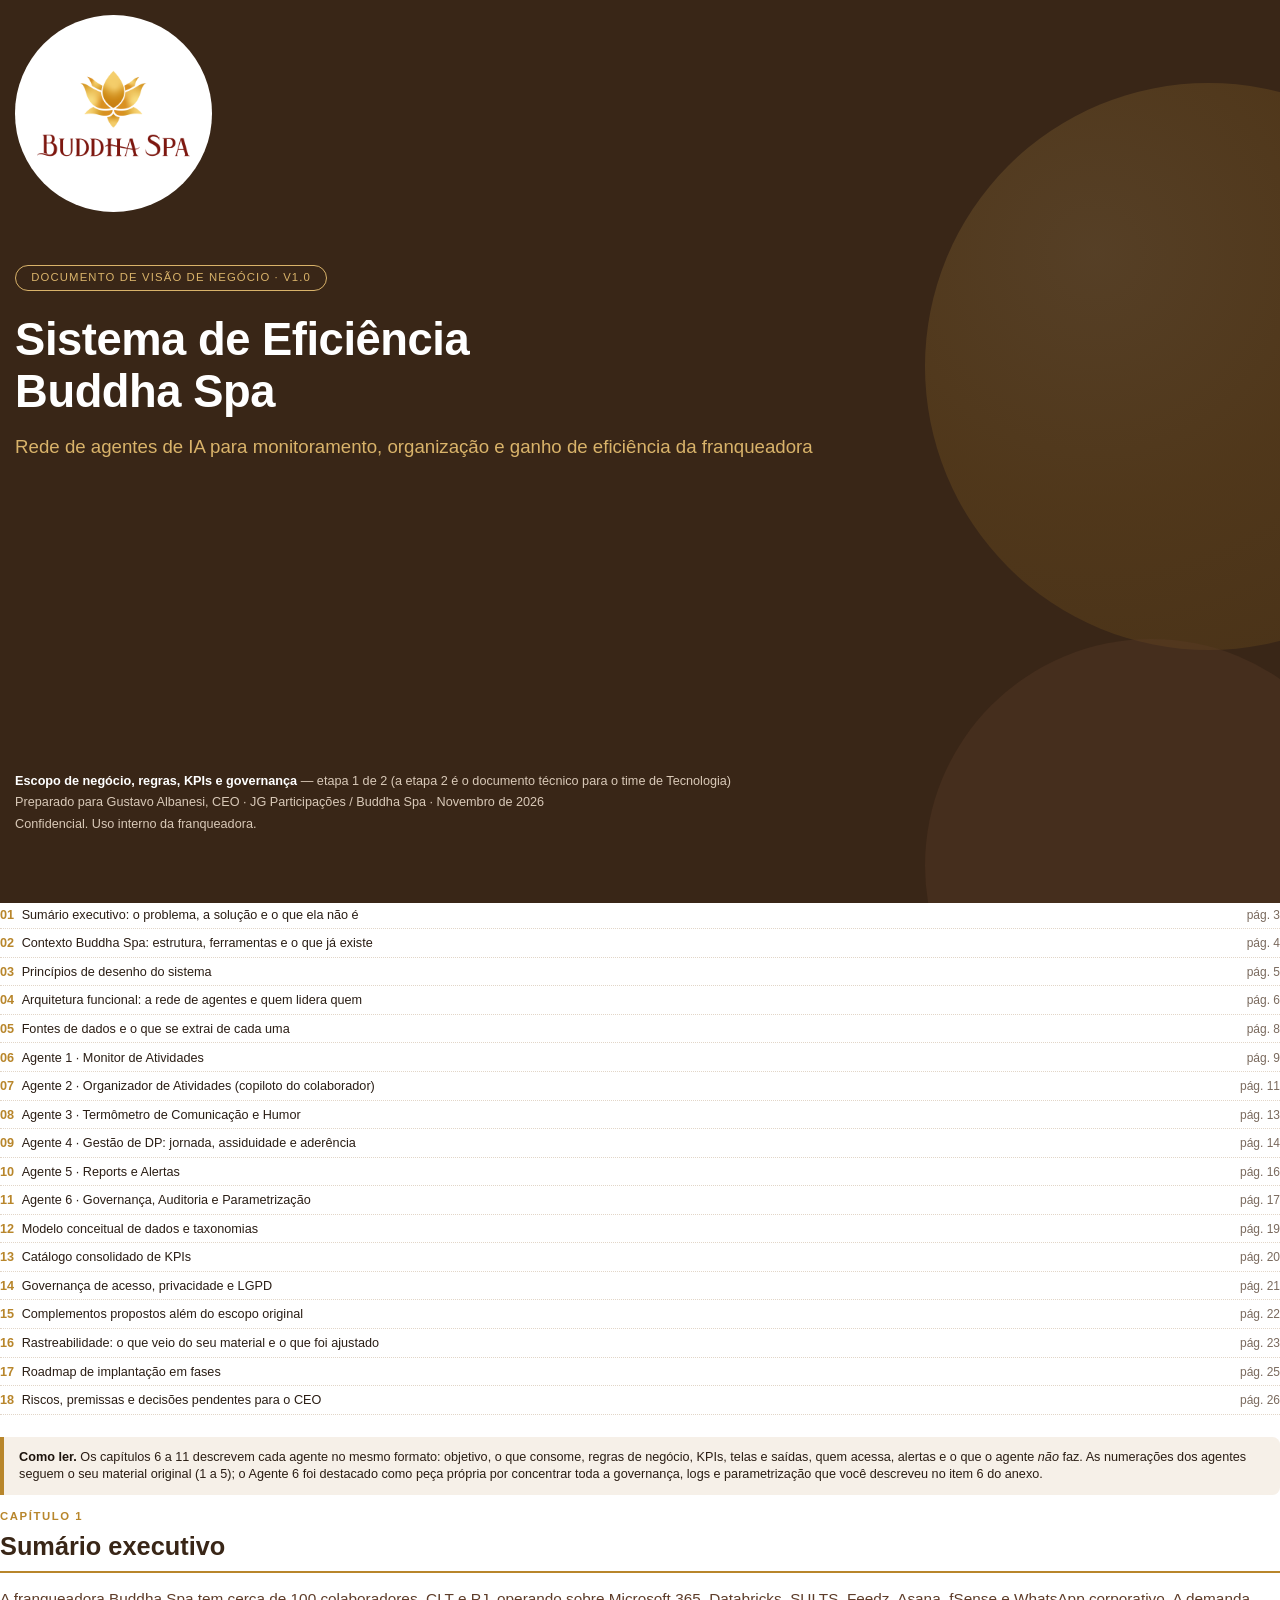
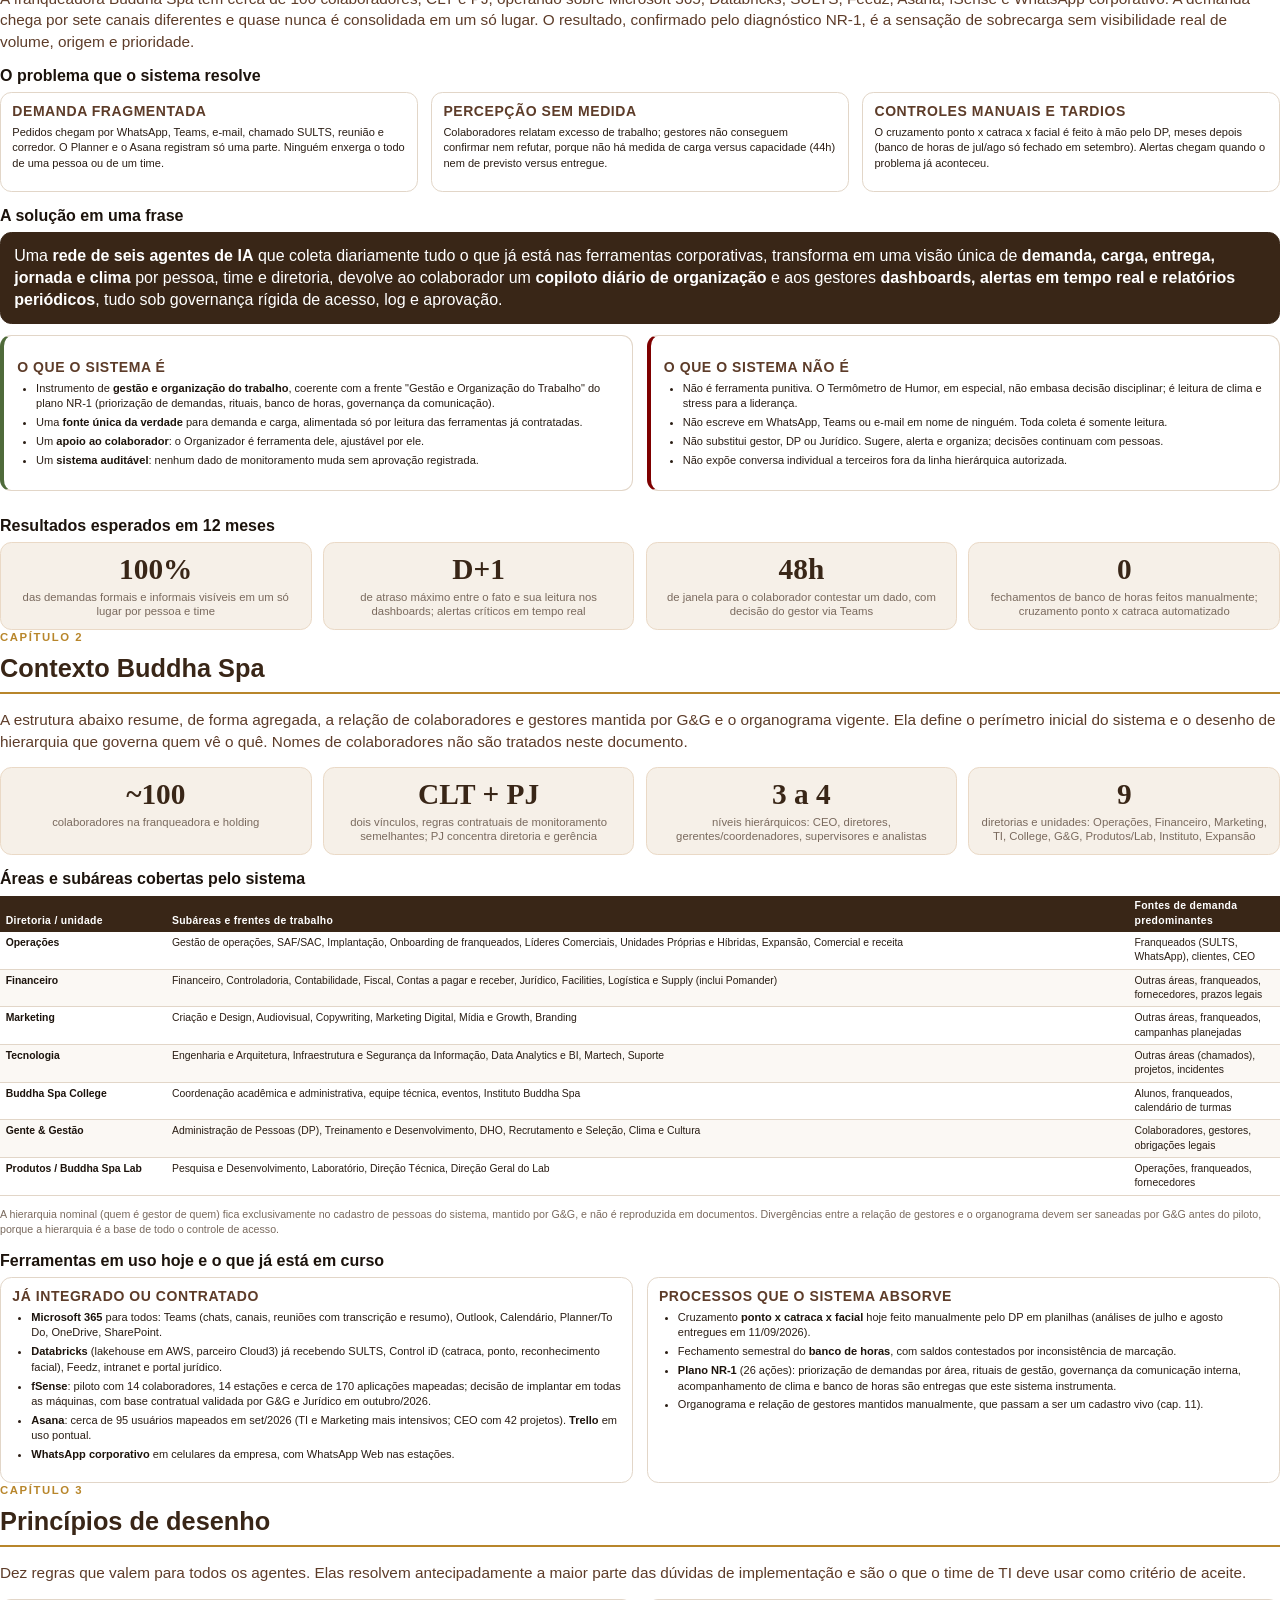
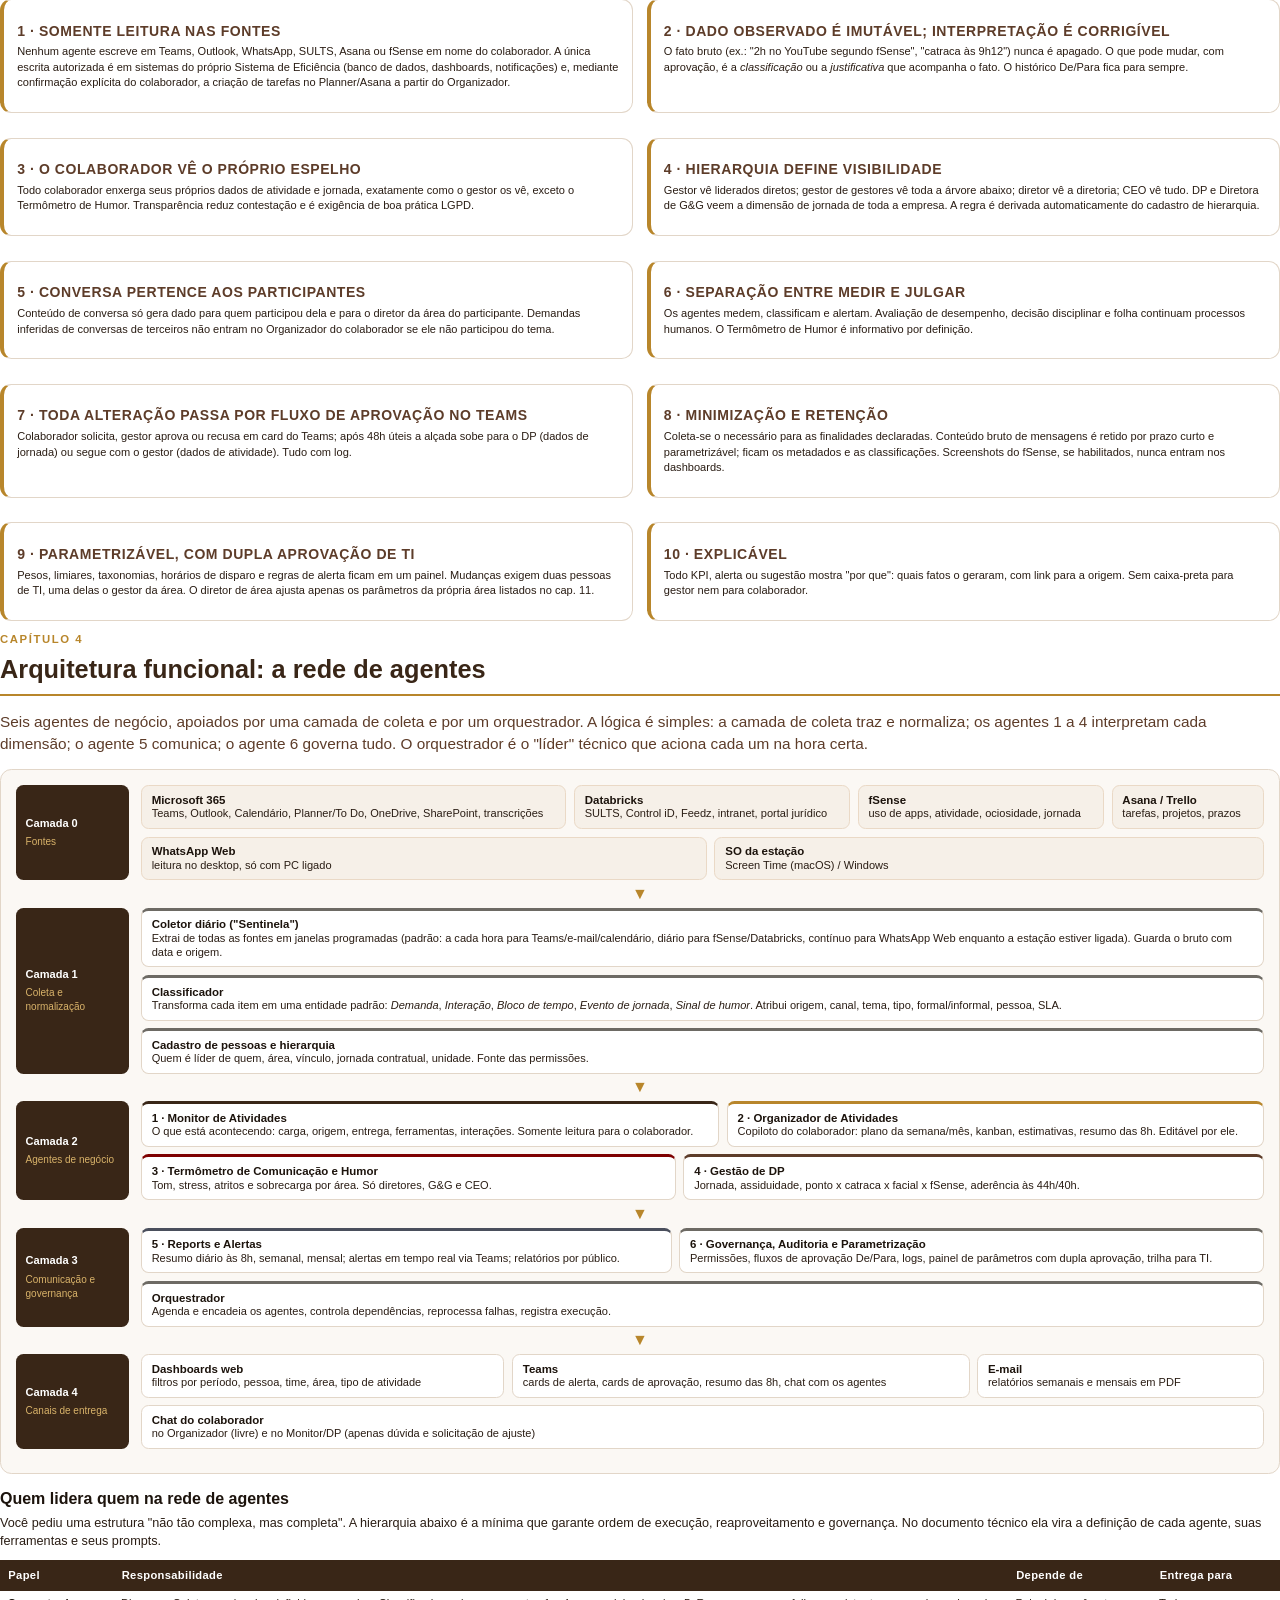
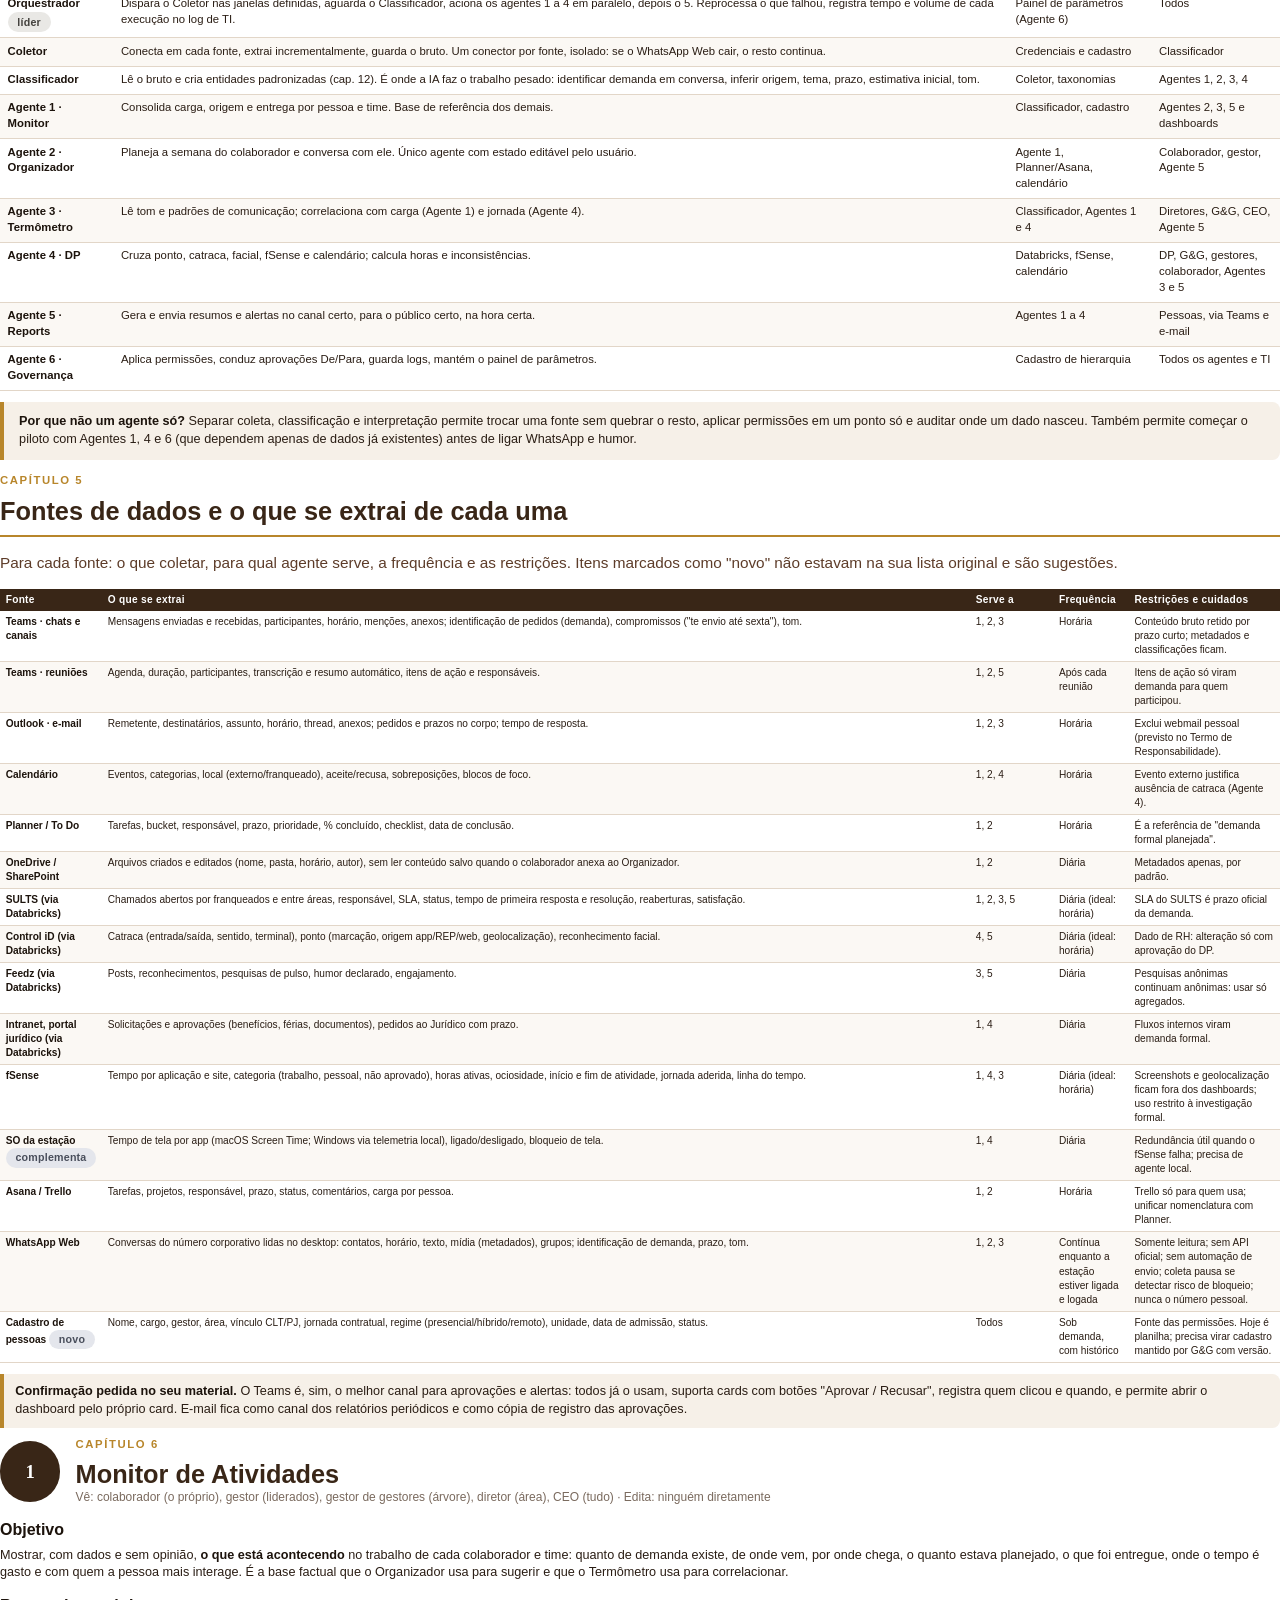
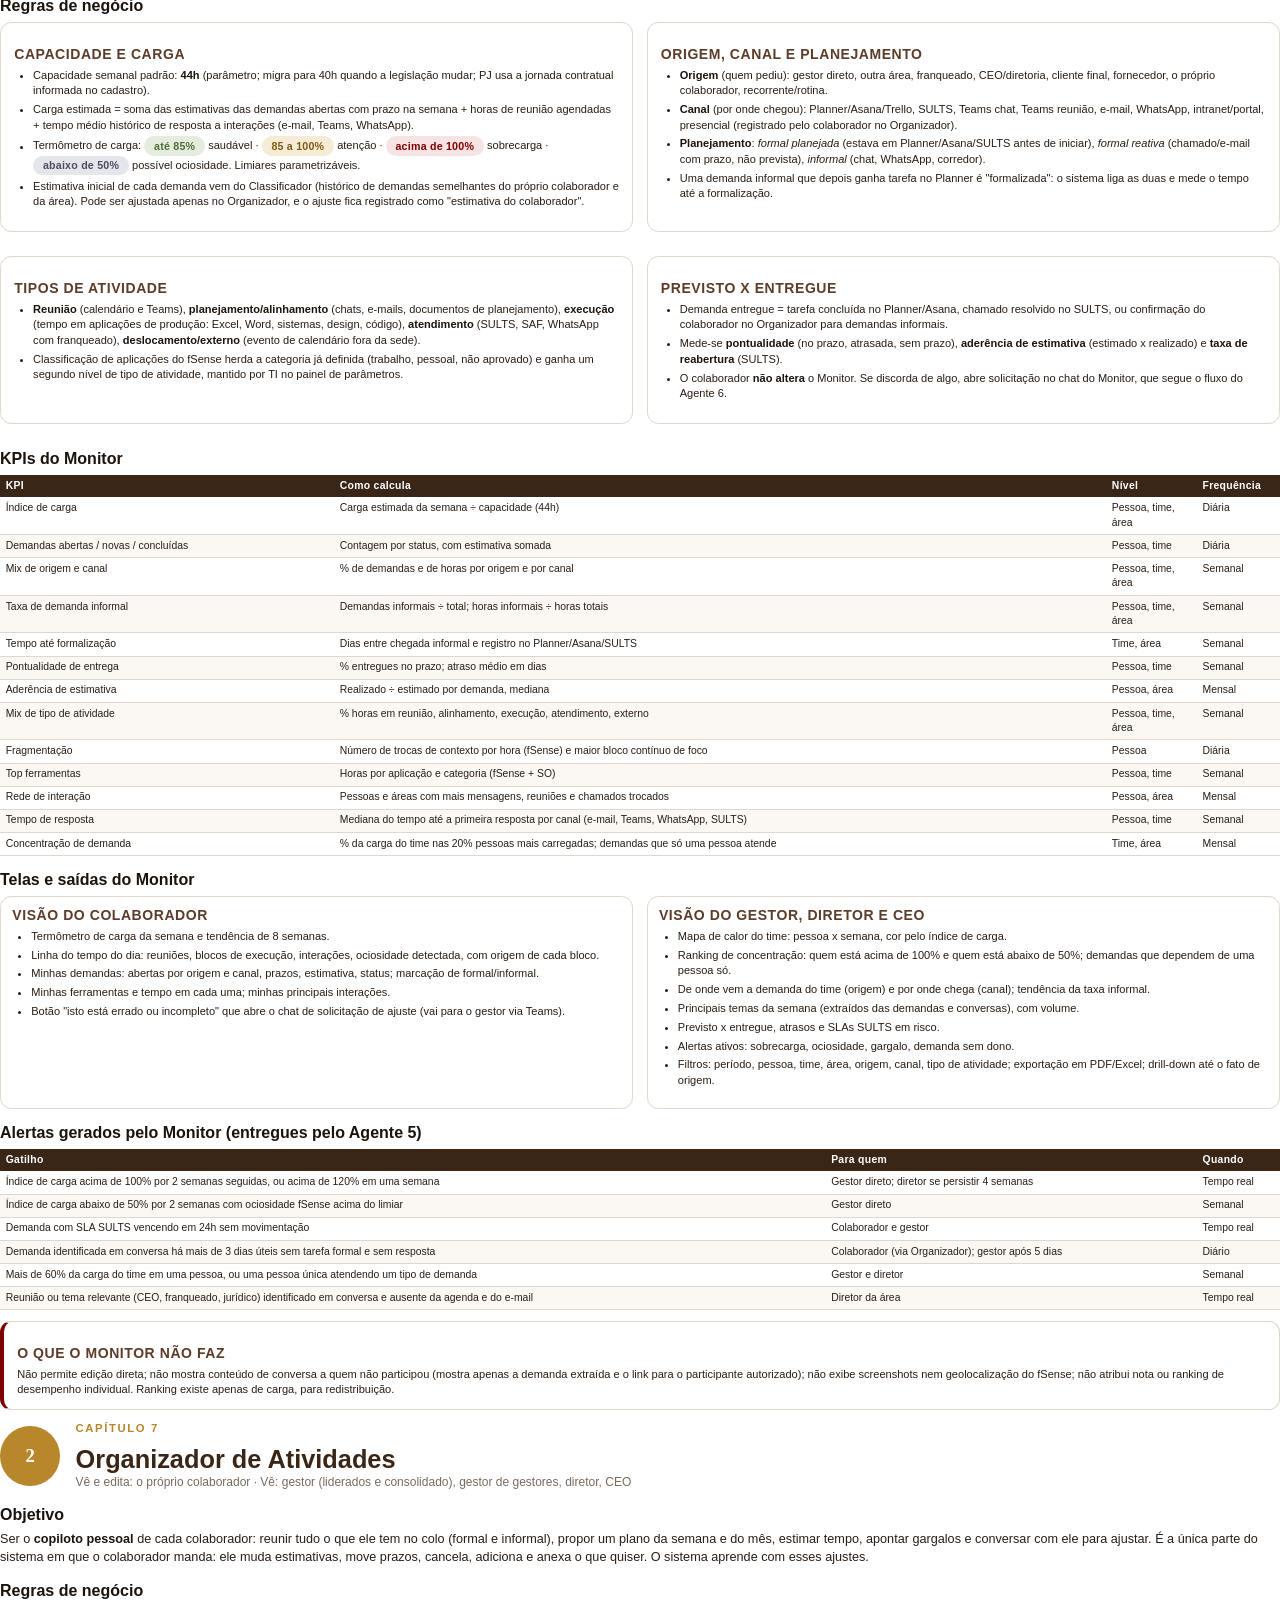
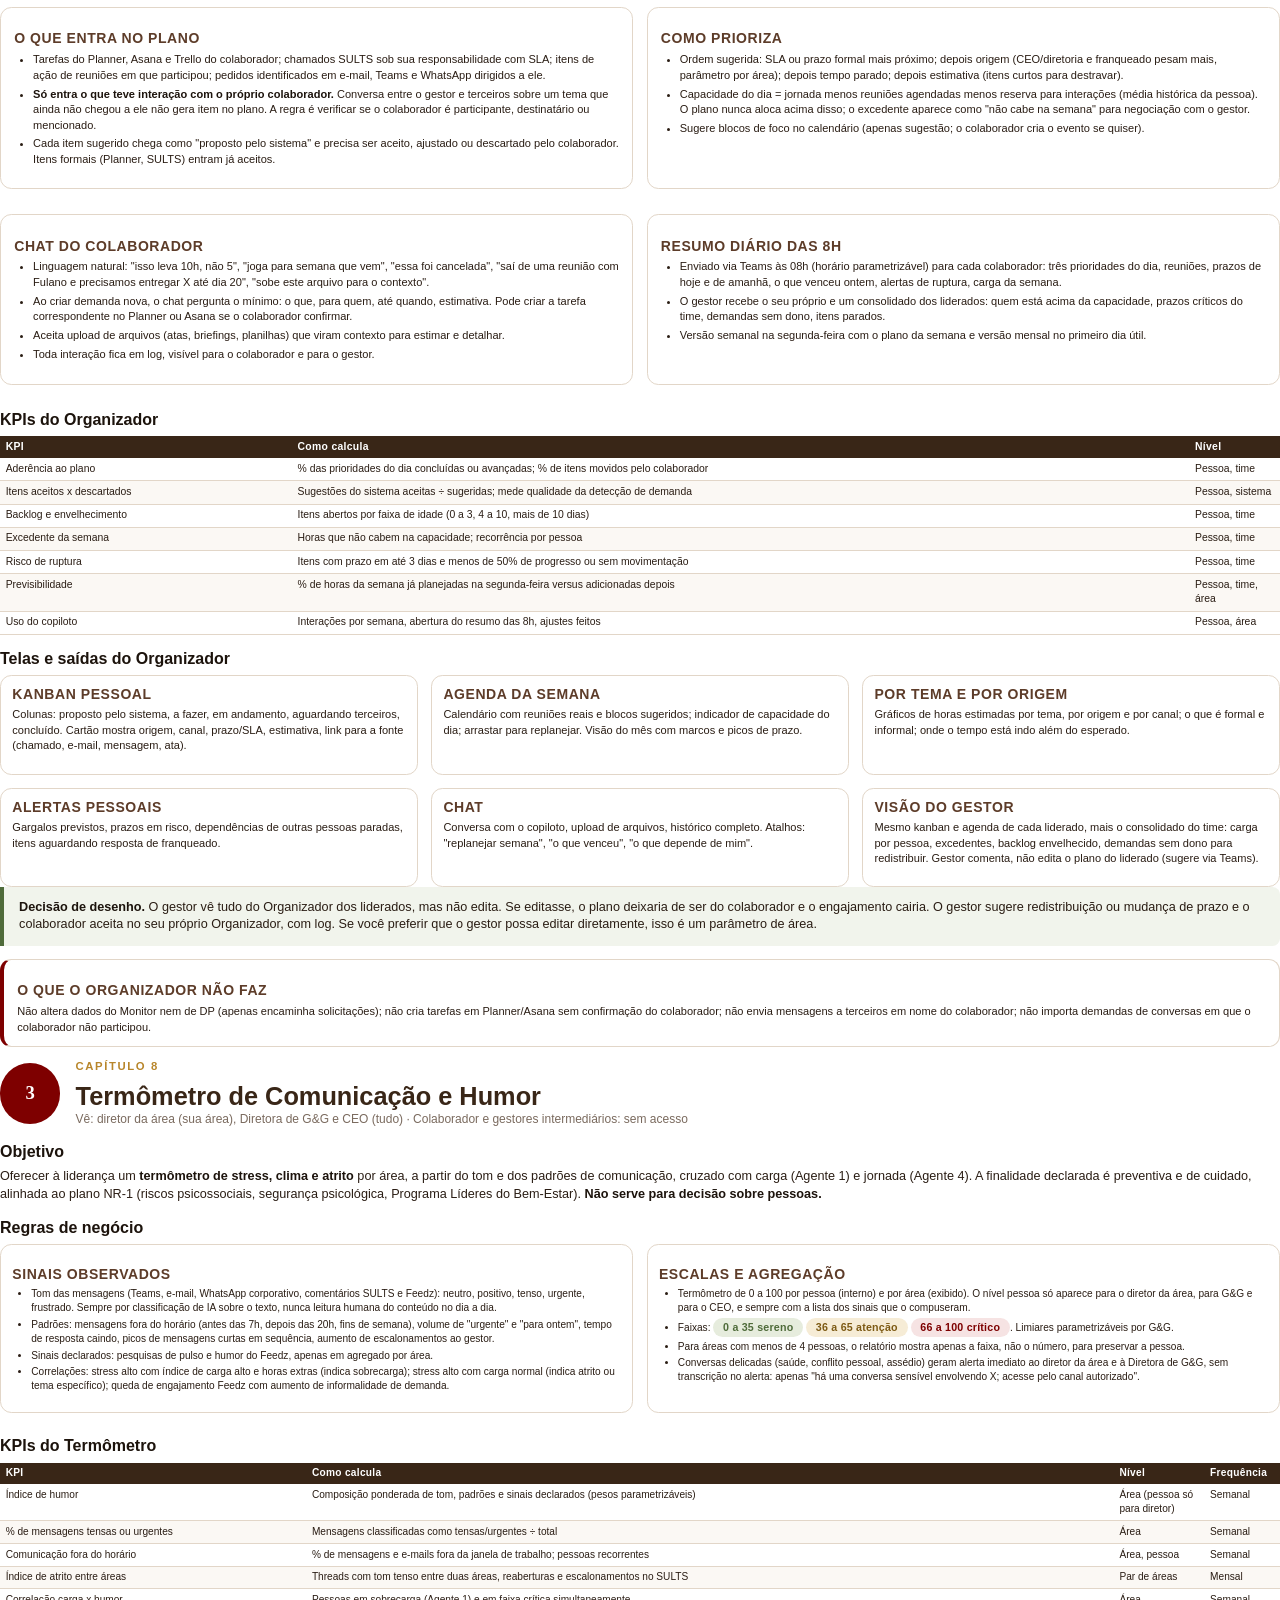
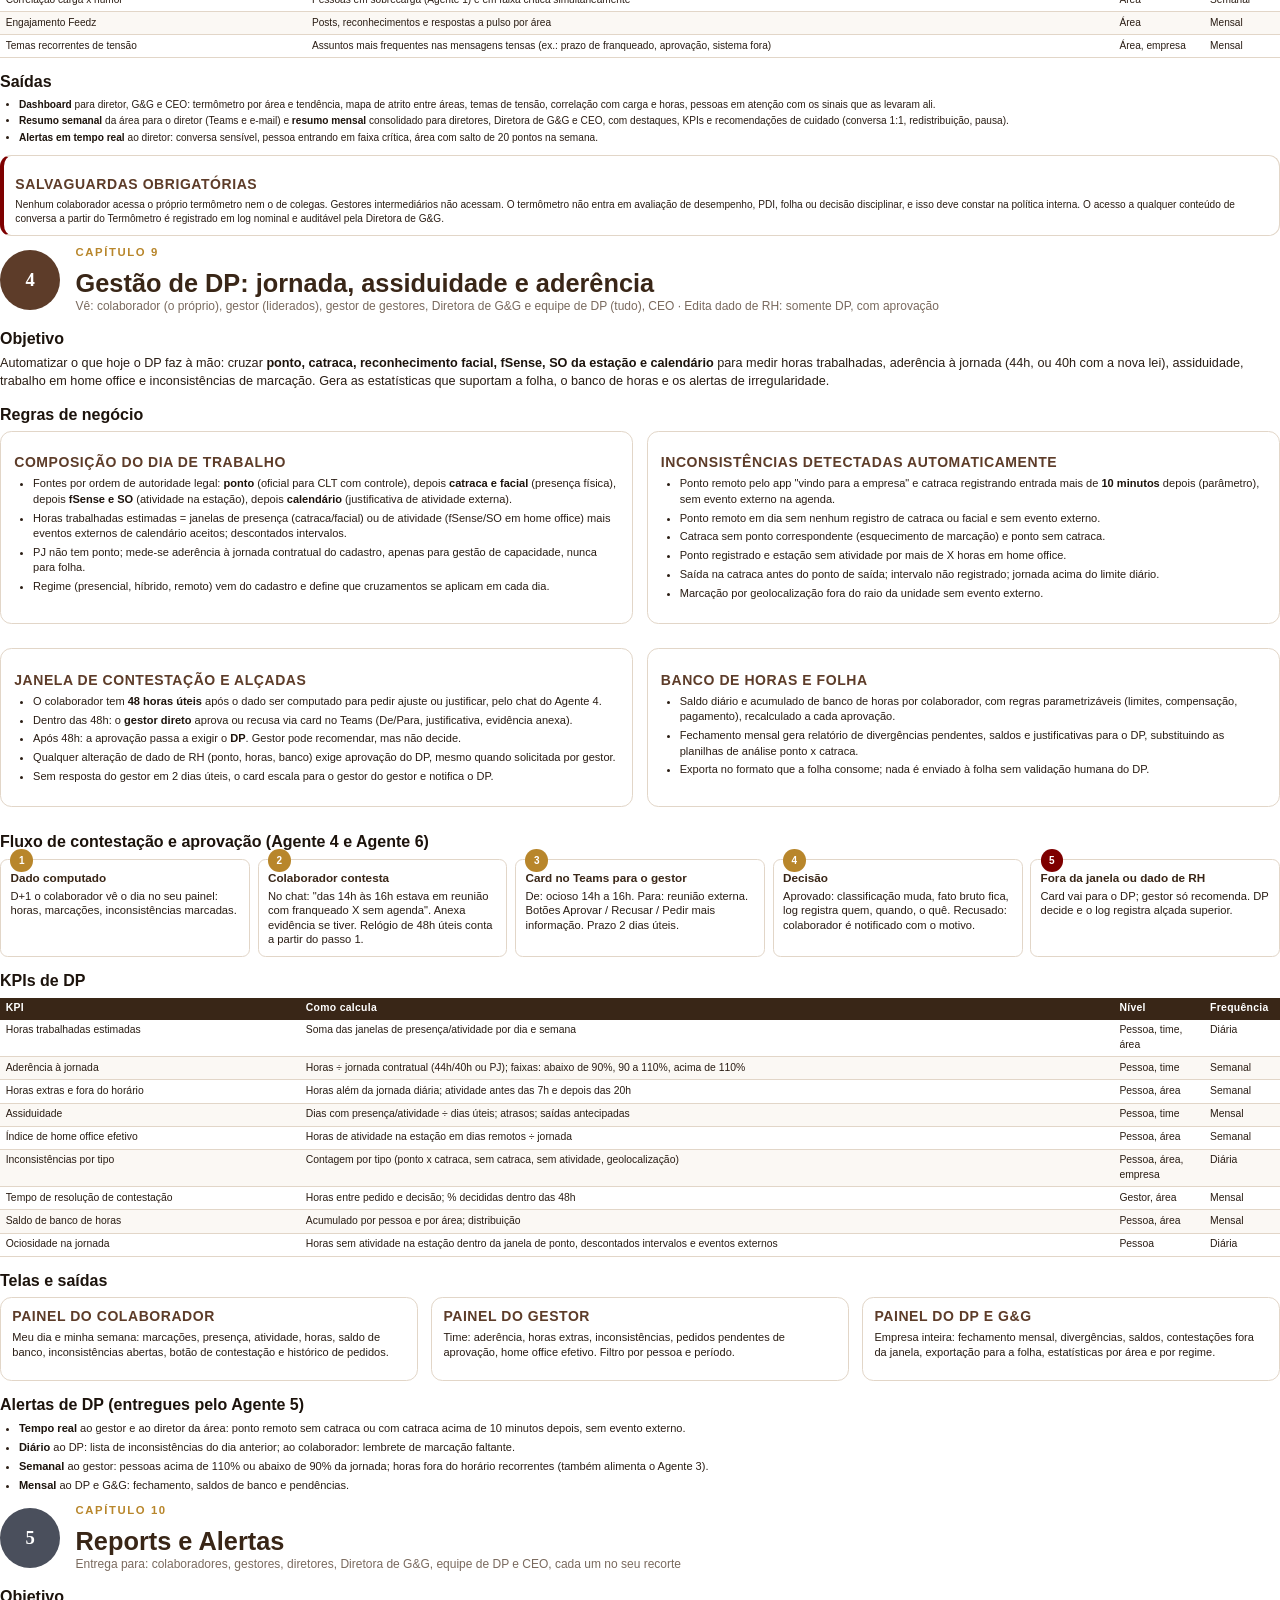
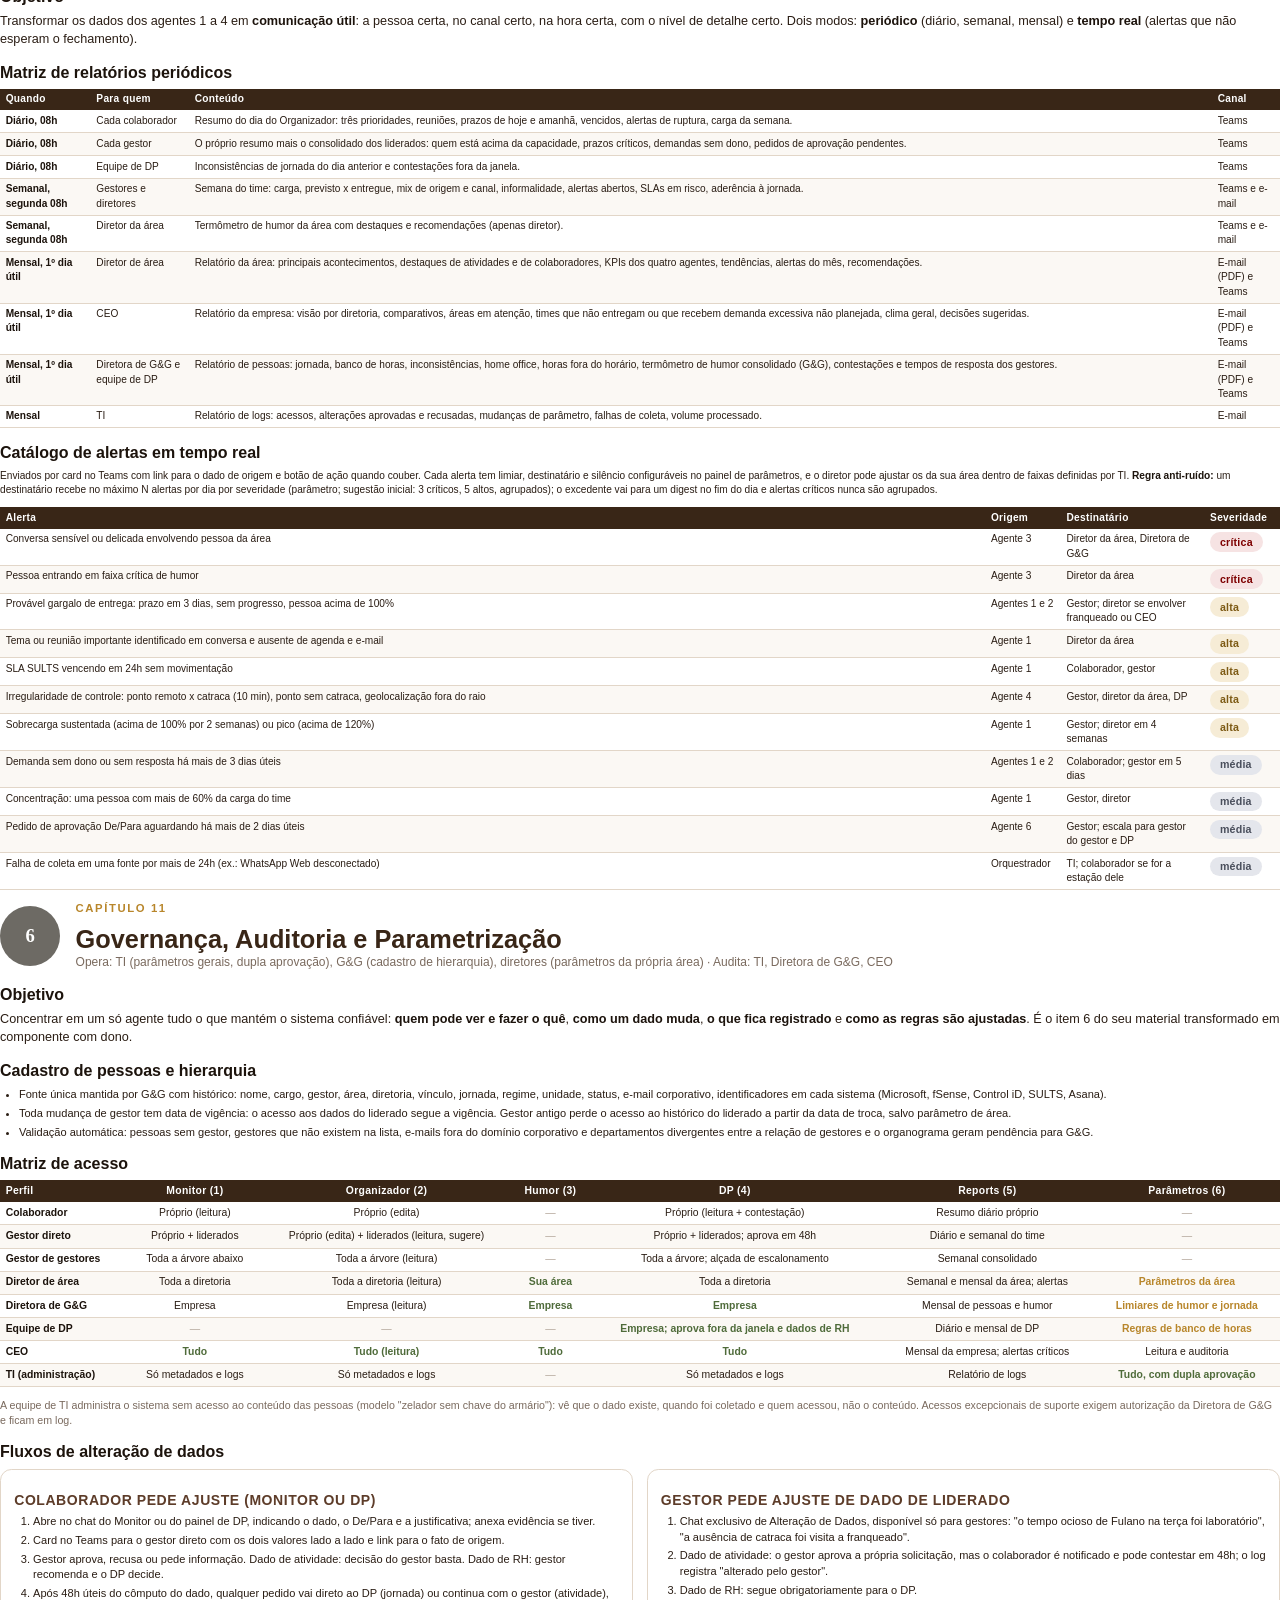
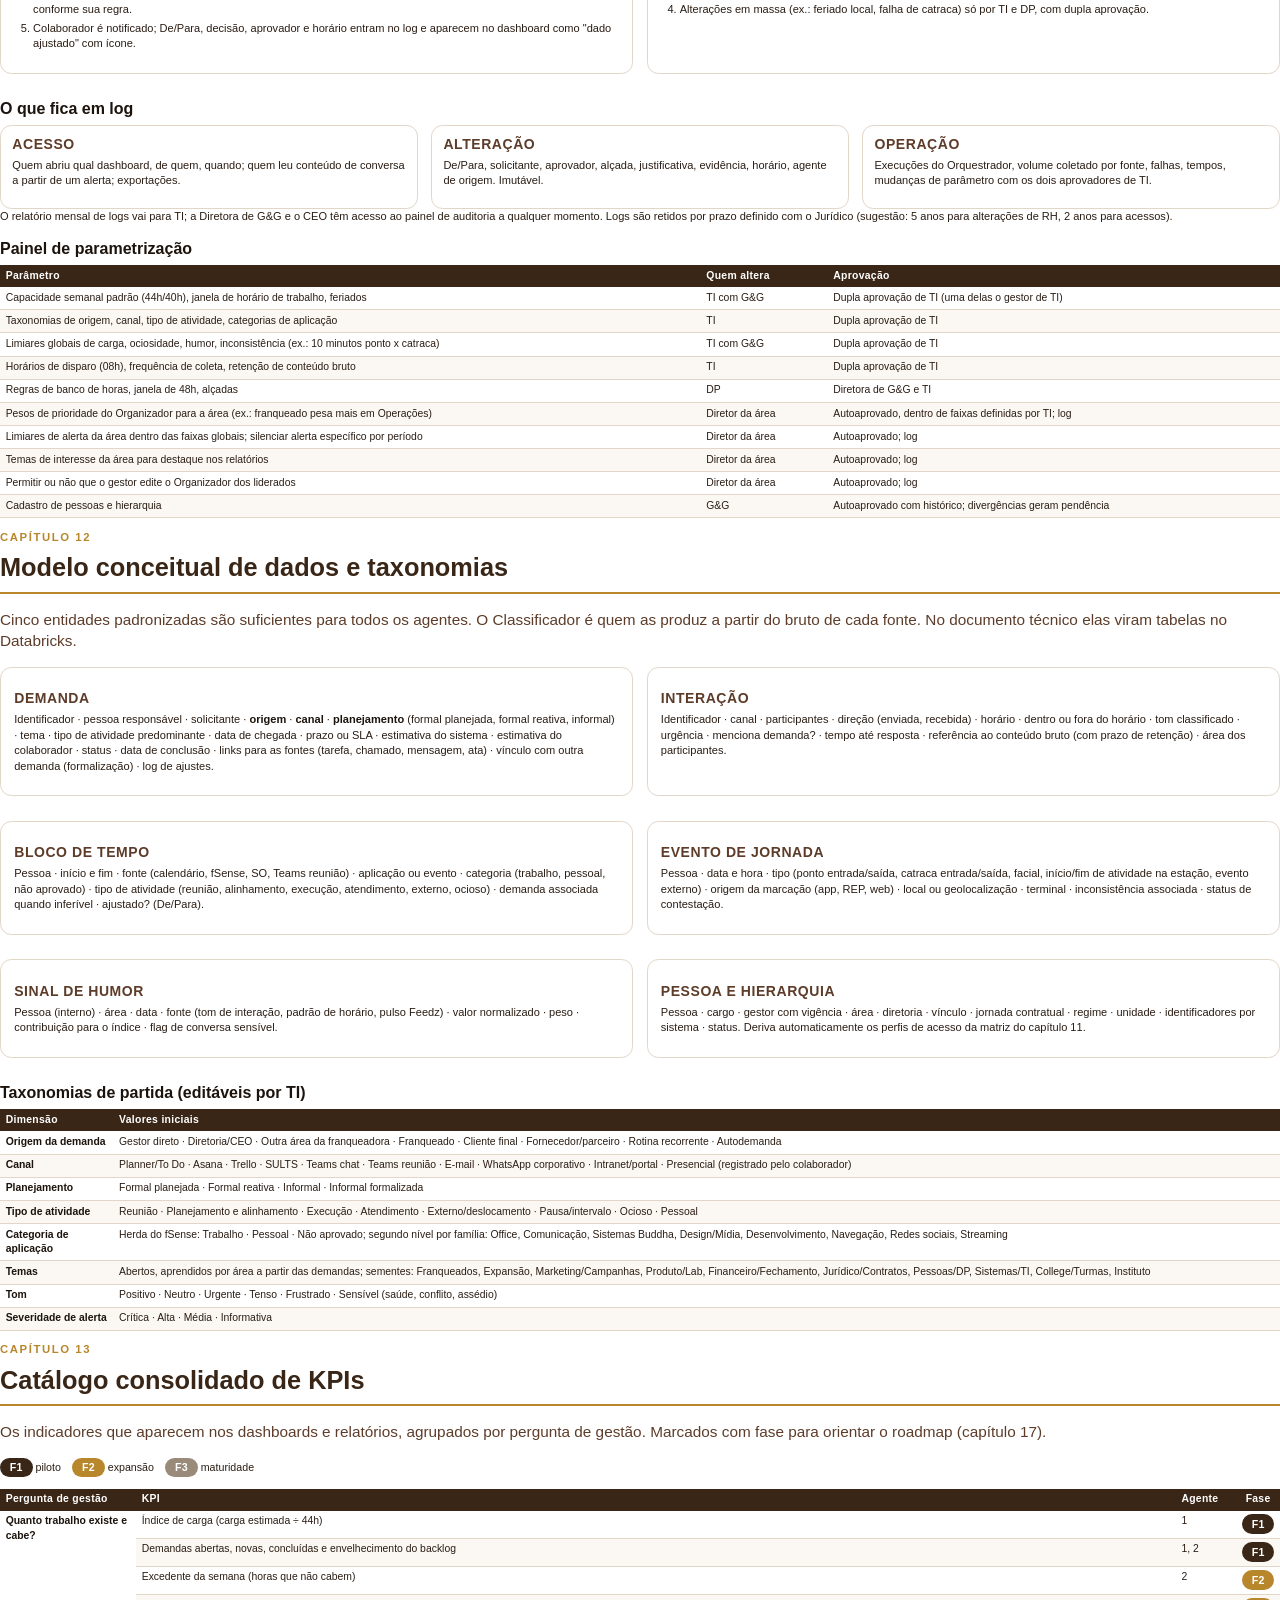
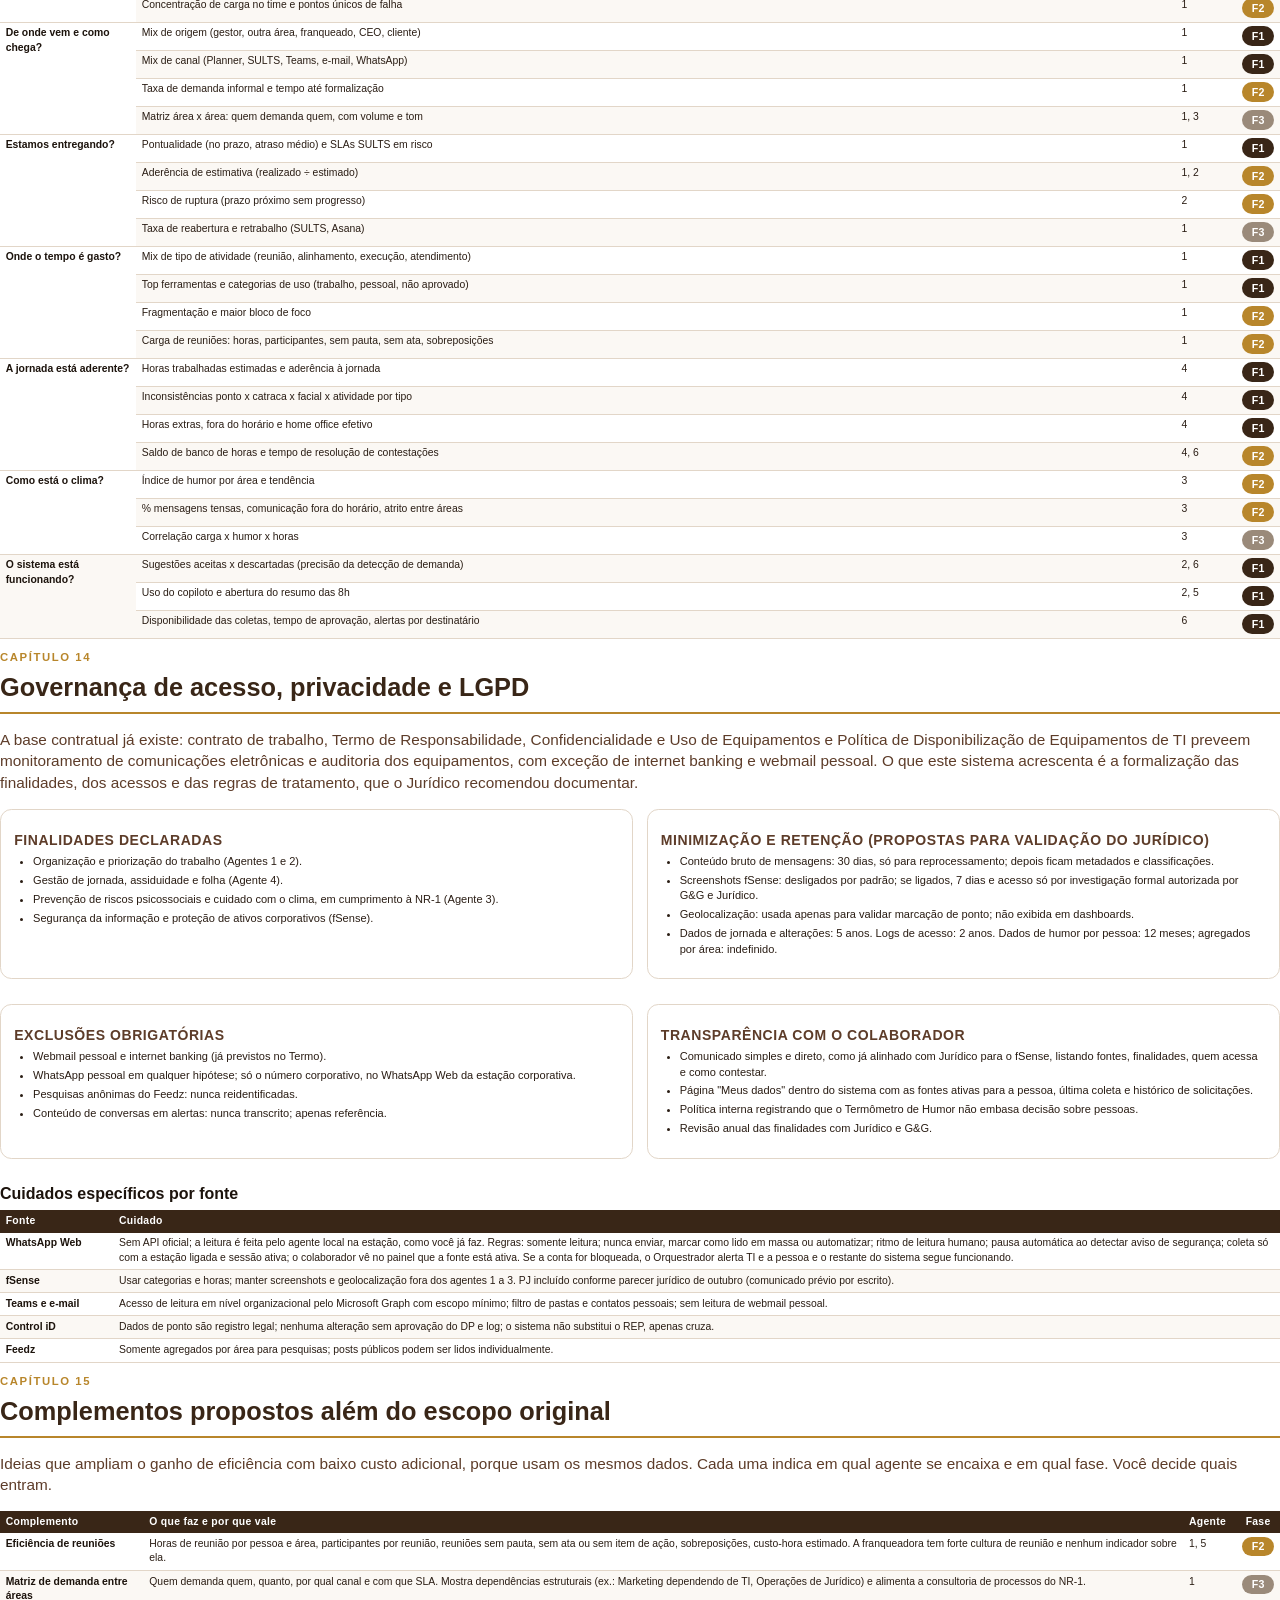
<file: docs/sistema-eficiencia/Sistema_Eficiencia_Buddha_Spa_Visao_e_Escopo_v1.html>
<!doctype html>
<html lang="pt-BR">
<head>
<meta charset="utf-8">
<title>Sistema de Eficiência Buddha Spa — Visão de Negócio e Escopo Funcional v1</title>
<style>
  :root{
    --terra:#392617; --cafe:#1c130c; --cafe2:#5d3c29; --bordo:#7e0000; --bordo2:#9d3f3f;
    --gold:#b8862b; --gold2:#d9b36a; --cream:#f6f0e8; --sand:#ead9c6; --light:#fbf8f4;
    --ink:#2a1d14; --muted:#7a6a5e; --line:#e2d6c8; --ok:#4f6b3a; --warn:#b8862b; --bad:#7e0000;
    --a1:#392617; --a2:#b8862b; --a3:#7e0000; --a4:#5d3c29; --a5:#4a4f5c; --a6:#6d6a64;
  }
  @page{ size:A4; margin:18mm 16mm 20mm 16mm; }
  *{box-sizing:border-box}
  html,body{margin:0;padding:0;background:#fff;color:var(--ink);font-family:Inter,"Inter Display",Helvetica,Arial,sans-serif;font-size:9.5pt;line-height:1.4}
  h1,h2,h3,h4{font-family:"Inter Display",Inter,Helvetica,Arial,sans-serif;color:var(--terra);margin:0;line-height:1.15}
  h1{font-size:30pt;font-weight:600;letter-spacing:-.01em}
  h2{font-size:19pt;font-weight:600;margin:0 0 4mm 0;padding-bottom:2.5mm;border-bottom:2px solid var(--gold)}
  h3{font-size:12pt;font-weight:600;margin:4mm 0 1.8mm 0;color:var(--cafe)}
  h4{font-size:10.5pt;font-weight:600;margin:3mm 0 1.5mm 0;color:var(--cafe2);text-transform:uppercase;letter-spacing:.04em}
  p{margin:0 0 2.6mm 0}
  ul,ol{margin:0 0 2.6mm 0;padding-left:5mm}
  li{margin-bottom:.9mm}
  strong{color:var(--cafe)}
  .section{break-before:page}
  .tight .small,.tight table.compact td,.tight table.compact th{font-size:7.6pt}
  .tight li{margin-bottom:.6mm}
  .tight .box,.tight .callout{padding:2.4mm 3mm;margin-bottom:2.4mm}
  .cont{margin-top:2mm}
  .kicker{font-size:8.5pt;letter-spacing:.14em;text-transform:uppercase;color:var(--gold);font-weight:600;margin-bottom:2mm}
  .lead{font-size:11.5pt;color:var(--cafe2);margin-bottom:4mm}
  .muted{color:var(--muted)}
  .small{font-size:8.3pt}
  .tiny{font-size:8pt}

  /* cover */
  .cover{height:257mm;display:flex;flex-direction:column;justify-content:space-between;background:var(--terra);color:#fff;margin:-18mm -16mm -20mm -16mm;padding:22mm 20mm 18mm 20mm;position:relative;overflow:hidden}
  .cover h1{color:#fff;font-size:34pt;margin-top:6mm}
  .cover .sub{color:var(--gold2);font-size:14pt;margin-top:4mm;font-weight:500}
  .cover .meta{font-size:9.5pt;color:#d9c9b8;line-height:1.7}
  .cover .logo{width:52mm;height:52mm;border-radius:50%;background:#fff;display:flex;align-items:center;justify-content:center;overflow:hidden}
  .cover .logo img{width:100%;height:100%;object-fit:cover}
  .cover .band{position:absolute;right:-40mm;top:40mm;width:150mm;height:150mm;border-radius:50%;background:radial-gradient(circle at 30% 30%,#d9b36a 0%,#b8862b 45%,#8a6218 100%);opacity:.18}
  .cover .band2{position:absolute;right:-10mm;bottom:-50mm;width:120mm;height:120mm;border-radius:50%;background:#5d3c29;opacity:.35}
  .cover .tag{display:inline-block;border:1px solid var(--gold2);color:var(--gold2);border-radius:20px;padding:1.2mm 4mm;font-size:8.5pt;letter-spacing:.1em;text-transform:uppercase}

  /* boxes */
  .box{border:1px solid var(--line);border-radius:3mm;padding:3mm 3.5mm;margin:0 0 3mm 0;background:#fff;break-inside:avoid}
  .box.cream{background:var(--cream);border-color:var(--sand)}
  .box.terra{background:var(--terra);color:#fff;border-color:var(--terra)}
  .box.terra h3,.box.terra h4,.box.terra strong{color:#fff}
  .box.terra .kicker{color:var(--gold2)}
  .box.gold{border-left:4px solid var(--gold)}
  .box.bordo{border-left:4px solid var(--bordo)}
  .box.bordo p{margin:0}
  .box.ok{border-left:4px solid var(--ok)}
  .callout{background:var(--cream);border-left:4px solid var(--gold);padding:3mm 4mm;border-radius:0 2mm 2mm 0;margin:0 0 3.5mm 0;break-inside:avoid}
  .callout.red{border-left-color:var(--bordo);background:#f9efef}
  .callout.green{border-left-color:var(--ok);background:#f1f4ec}
  .grid2{display:grid;grid-template-columns:1fr 1fr;gap:3.5mm}
  .grid3{display:grid;grid-template-columns:1fr 1fr 1fr;gap:3.5mm}
  .grid4{display:grid;grid-template-columns:repeat(4,1fr);gap:3mm}
  .card{border:1px solid var(--line);border-radius:3mm;padding:2.6mm 3mm;background:#fff;break-inside:avoid}
  .card h4{margin-top:0}
  .stat{background:var(--cream);border-radius:3mm;padding:3mm;text-align:center;border:1px solid var(--sand)}
  .stat .n{font-family:"Inter Display",Inter;font-size:22pt;font-weight:600;color:var(--terra);line-height:1}
  .stat .l{font-size:8.5pt;color:var(--muted);margin-top:1.5mm;line-height:1.25}
  .pill{display:inline-block;border-radius:12px;padding:.6mm 2.6mm;font-size:8pt;font-weight:600;letter-spacing:.02em;white-space:nowrap}
  .p-a1{background:#eee6de;color:var(--a1)} .p-a2{background:#f6ecd6;color:#7d5a14} .p-a3{background:#f6e3e3;color:var(--a3)} .p-a4{background:#ece3dc;color:var(--a4)} .p-a5{background:#e4e6ec;color:var(--a5)} .p-a6{background:#e9e8e5;color:#44423e}
  .p-ok{background:#e6ecdd;color:var(--ok)} .p-warn{background:#f6ecd6;color:#7d5a14} .p-bad{background:#f6e3e3;color:var(--bad)} .p-info{background:#e4e6ec;color:var(--a5)}
  .p-fase1{background:var(--terra);color:#fff} .p-fase2{background:var(--gold);color:#fff} .p-fase3{background:#9a8a7a;color:#fff}

  /* tables */
  table{width:100%;border-collapse:collapse;margin:0 0 3mm 0;font-size:8.5pt;break-inside:auto}
  thead{display:table-header-group}
  tr{break-inside:avoid}
  th{background:var(--terra);color:#fff;text-align:left;padding:2mm 2.2mm;font-weight:600;font-size:8.4pt;letter-spacing:.03em;vertical-align:bottom}
  td{padding:1.5mm 2mm;border-bottom:1px solid var(--line);vertical-align:top}
  tbody tr:nth-child(even) td{background:var(--light)}
  table.compact td,table.compact th{padding:1mm 1.5mm;font-size:7.8pt}
  td.c,th.c{text-align:center}
  .yes{color:var(--ok);font-weight:700} .no{color:#b4a79a} .part{color:var(--gold);font-weight:700}

  /* agent header */
  .agent-head{display:flex;align-items:center;gap:4mm;margin-bottom:3mm;break-inside:avoid}
  .agent-head .num{width:16mm;height:16mm;border-radius:50%;display:flex;align-items:center;justify-content:center;color:#fff;font-family:"Inter Display",Inter;font-weight:600;font-size:14pt;flex:none}
  .agent-head h2{border:none;margin:0;padding:0}
  .agent-head .who{font-size:9pt;color:var(--muted)}

  /* architecture diagram */
  .arch{border:1px solid var(--line);border-radius:3mm;padding:4mm;background:var(--light)}
  .layer{break-inside:avoid}
  .layer{display:grid;grid-template-columns:30mm 1fr;gap:3mm;align-items:stretch;margin-bottom:2.5mm}
  .layer .lab{background:var(--terra);color:#fff;border-radius:2mm;padding:2.5mm;font-size:8.3pt;font-weight:600;display:flex;flex-direction:column;justify-content:center}
  .layer .lab span{display:block;font-weight:400;color:var(--gold2);font-size:7.5pt;margin-top:1mm}
  .layer .items{display:flex;flex-wrap:wrap;gap:2mm}
  .node{border:1px solid var(--line);background:#fff;border-radius:2mm;padding:1.8mm 2.6mm;font-size:8.3pt;line-height:1.25;flex:1 1 auto;min-width:26mm}
  .node b{display:block;color:var(--cafe);font-size:8.6pt}
  .node.a1{border-top:3px solid var(--a1)} .node.a2{border-top:3px solid var(--a2)} .node.a3{border-top:3px solid var(--a3)} .node.a4{border-top:3px solid var(--a4)} .node.a5{border-top:3px solid var(--a5)} .node.a6{border-top:3px solid var(--a6)}
  .node.src{background:var(--cream);border-color:var(--sand)}
  .arrow{text-align:center;color:var(--gold);font-size:12pt;line-height:1;margin:-1mm 0 1.5mm 0}

  /* flow */
  .flow{display:flex;gap:2mm;align-items:stretch;margin:2mm 0 3.5mm 0;break-inside:avoid}
  .step{flex:1;background:#fff;border:1px solid var(--line);border-radius:2mm;padding:2.5mm;font-size:8.4pt;position:relative;line-height:1.3}
  .step b{display:block;color:var(--terra);margin-bottom:1mm;font-size:8.8pt}
  .step .n{position:absolute;top:-3mm;left:2.5mm;background:var(--gold);color:#fff;border-radius:50%;width:6mm;height:6mm;display:flex;align-items:center;justify-content:center;font-size:7.5pt;font-weight:700}
  .step.red .n{background:var(--bordo)}

  /* timeline */
  .phases{display:grid;grid-template-columns:1fr 1fr 1fr;gap:3mm}
  .phase{border-radius:3mm;padding:3.5mm;color:#fff;break-inside:avoid}
  .phase h3{color:#fff;margin-top:0}
  .phase ul{padding-left:4mm}
  .phase .when{font-size:8.5pt;opacity:.85;margin-bottom:2mm}
  .ph1{background:var(--terra)} .ph2{background:var(--gold)} .ph3{background:#7b6b5b}

  .toc li{margin-bottom:1.6mm;display:flex;justify-content:space-between;border-bottom:1px dotted var(--line);padding-bottom:1mm}
  .toc ol{list-style:none;padding:0;counter-reset:toc}
  .toc li::before{counter-increment:toc;content:counter(toc,decimal-leading-zero) "  ";color:var(--gold);font-weight:600;margin-right:2mm}
  .toc li span:first-child{flex:1}
  .toc li span:last-child{color:var(--muted);font-size:9pt}

  .legend{display:flex;gap:3mm;flex-wrap:wrap;margin-bottom:3mm}
  .legend span{font-size:8pt}
  .sw{display:inline-block;width:3mm;height:3mm;border-radius:1mm;vertical-align:middle;margin-right:1mm}
  .avoid{break-inside:avoid}
  .chk{display:inline-block;width:4mm;color:var(--ok);font-weight:700}
  .x{display:inline-block;width:4mm;color:var(--bordo);font-weight:700}
  .mono{font-family:"DejaVu Sans Mono",Menlo,monospace;font-size:8.3pt;background:var(--cream);padding:0 1mm;border-radius:1mm}
</style>
</head>
<body>

<!-- ============================ CAPA ============================ -->
<section class="cover">
  <div class="band"></div><div class="band2"></div>
  <div style="position:relative;z-index:1">
    <div class="logo"><img src="../../novo_logo_BUDDHA_SPA_fundo_branco.png" alt="Buddha Spa"></div>
    <div style="margin-top:14mm"><span class="tag">Documento de Visão de Negócio · v1.0</span></div>
    <h1>Sistema de Eficiência<br>Buddha Spa</h1>
    <div class="sub">Rede de agentes de IA para monitoramento, organização e ganho de eficiência da franqueadora</div>
  </div>
  <div style="position:relative;z-index:1" class="meta">
    <div><strong style="color:#fff">Escopo de negócio, regras, KPIs e governança</strong> — etapa 1 de 2 (a etapa 2 é o documento técnico para o time de Tecnologia)</div>
    <div>Preparado para Gustavo Albanesi, CEO · JG Participações / Buddha Spa · Novembro de 2026</div>
    <div>Confidencial. Uso interno da franqueadora.</div>
  </div>
</section>

<!-- ============================ SUMÁRIO ============================ -->
<section class="section">
  <div class="kicker">Sumário</div>
  <h2>O que este documento contém</h2>
  <div class="toc">
    <ol>
      <li><span>Sumário executivo: o problema, a solução e o que ela não é</span><span>pág. 3</span></li>
      <li><span>Contexto Buddha Spa: estrutura, ferramentas e o que já existe</span><span>pág. 4</span></li>
      <li><span>Princípios de desenho do sistema</span><span>pág. 5</span></li>
      <li><span>Arquitetura funcional: a rede de agentes e quem lidera quem</span><span>pág. 6</span></li>
      <li><span>Fontes de dados e o que se extrai de cada uma</span><span>pág. 8</span></li>
      <li><span>Agente 1 · Monitor de Atividades</span><span>pág. 9</span></li>
      <li><span>Agente 2 · Organizador de Atividades (copiloto do colaborador)</span><span>pág. 11</span></li>
      <li><span>Agente 3 · Termômetro de Comunicação e Humor</span><span>pág. 13</span></li>
      <li><span>Agente 4 · Gestão de DP: jornada, assiduidade e aderência</span><span>pág. 14</span></li>
      <li><span>Agente 5 · Reports e Alertas</span><span>pág. 16</span></li>
      <li><span>Agente 6 · Governança, Auditoria e Parametrização</span><span>pág. 17</span></li>
      <li><span>Modelo conceitual de dados e taxonomias</span><span>pág. 19</span></li>
      <li><span>Catálogo consolidado de KPIs</span><span>pág. 20</span></li>
      <li><span>Governança de acesso, privacidade e LGPD</span><span>pág. 21</span></li>
      <li><span>Complementos propostos além do escopo original</span><span>pág. 22</span></li>
      <li><span>Rastreabilidade: o que veio do seu material e o que foi ajustado</span><span>pág. 23</span></li>
      <li><span>Roadmap de implantação em fases</span><span>pág. 25</span></li>
      <li><span>Riscos, premissas e decisões pendentes para o CEO</span><span>pág. 26</span></li>
    </ol>
  </div>
  <div class="callout" style="margin-top:6mm">
    <strong>Como ler.</strong> Os capítulos 6 a 11 descrevem cada agente no mesmo formato: objetivo, o que consome, regras de negócio, KPIs, telas e saídas, quem acessa, alertas e o que o agente <em>não</em> faz. As numerações dos agentes seguem o seu material original (1 a 5); o Agente 6 foi destacado como peça própria por concentrar toda a governança, logs e parametrização que você descreveu no item 6 do anexo.
  </div>
</section>

<!-- ============================ 1. SUMÁRIO EXECUTIVO ============================ -->
<section class="section">
  <div class="kicker">Capítulo 1</div>
  <h2>Sumário executivo</h2>
  <p class="lead">A franqueadora Buddha Spa tem cerca de 100 colaboradores, CLT e PJ, operando sobre Microsoft 365, Databricks, SULTS, Feedz, Asana, fSense e WhatsApp corporativo. A demanda chega por sete canais diferentes e quase nunca é consolidada em um só lugar. O resultado, confirmado pelo diagnóstico NR-1, é a sensação de sobrecarga sem visibilidade real de volume, origem e prioridade.</p>

  <h3>O problema que o sistema resolve</h3>
  <div class="grid3">
    <div class="card"><h4>Demanda fragmentada</h4><p class="small">Pedidos chegam por WhatsApp, Teams, e-mail, chamado SULTS, reunião e corredor. O Planner e o Asana registram só uma parte. Ninguém enxerga o todo de uma pessoa ou de um time.</p></div>
    <div class="card"><h4>Percepção sem medida</h4><p class="small">Colaboradores relatam excesso de trabalho; gestores não conseguem confirmar nem refutar, porque não há medida de carga versus capacidade (44h) nem de previsto versus entregue.</p></div>
    <div class="card"><h4>Controles manuais e tardios</h4><p class="small">O cruzamento ponto x catraca x facial é feito à mão pelo DP, meses depois (banco de horas de jul/ago só fechado em setembro). Alertas chegam quando o problema já aconteceu.</p></div>
  </div>

  <h3>A solução em uma frase</h3>
  <div class="box terra">
    <p style="font-size:12pt;margin:0">Uma <strong>rede de seis agentes de IA</strong> que coleta diariamente tudo o que já está nas ferramentas corporativas, transforma em uma visão única de <strong>demanda, carga, entrega, jornada e clima</strong> por pessoa, time e diretoria, devolve ao colaborador um <strong>copiloto diário de organização</strong> e aos gestores <strong>dashboards, alertas em tempo real e relatórios periódicos</strong>, tudo sob governança rígida de acesso, log e aprovação.</p>
  </div>

  <div class="grid2">
    <div class="box ok">
      <h4>O que o sistema é</h4>
      <ul class="small">
        <li>Instrumento de <strong>gestão e organização do trabalho</strong>, coerente com a frente "Gestão e Organização do Trabalho" do plano NR-1 (priorização de demandas, rituais, banco de horas, governança da comunicação).</li>
        <li>Uma <strong>fonte única da verdade</strong> para demanda e carga, alimentada só por leitura das ferramentas já contratadas.</li>
        <li>Um <strong>apoio ao colaborador</strong>: o Organizador é ferramenta dele, ajustável por ele.</li>
        <li>Um <strong>sistema auditável</strong>: nenhum dado de monitoramento muda sem aprovação registrada.</li>
      </ul>
    </div>
    <div class="box bordo">
      <h4>O que o sistema não é</h4>
      <ul class="small">
        <li>Não é ferramenta punitiva. O Termômetro de Humor, em especial, não embasa decisão disciplinar; é leitura de clima e stress para a liderança.</li>
        <li>Não escreve em WhatsApp, Teams ou e-mail em nome de ninguém. Toda coleta é somente leitura.</li>
        <li>Não substitui gestor, DP ou Jurídico. Sugere, alerta e organiza; decisões continuam com pessoas.</li>
        <li>Não expõe conversa individual a terceiros fora da linha hierárquica autorizada.</li>
      </ul>
    </div>
  </div>

  <h3>Resultados esperados em 12 meses</h3>
  <div class="grid4">
    <div class="stat"><div class="n">100%</div><div class="l">das demandas formais e informais visíveis em um só lugar por pessoa e time</div></div>
    <div class="stat"><div class="n">D+1</div><div class="l">de atraso máximo entre o fato e sua leitura nos dashboards; alertas críticos em tempo real</div></div>
    <div class="stat"><div class="n">48h</div><div class="l">de janela para o colaborador contestar um dado, com decisão do gestor via Teams</div></div>
    <div class="stat"><div class="n">0</div><div class="l">fechamentos de banco de horas feitos manualmente; cruzamento ponto x catraca automatizado</div></div>
  </div>
</section>

<!-- ============================ 2. CONTEXTO ============================ -->
<section class="section">
  <div class="kicker">Capítulo 2</div>
  <h2>Contexto Buddha Spa</h2>
  <p class="lead">A estrutura abaixo resume, de forma agregada, a relação de colaboradores e gestores mantida por G&amp;G e o organograma vigente. Ela define o perímetro inicial do sistema e o desenho de hierarquia que governa quem vê o quê. Nomes de colaboradores não são tratados neste documento.</p>

  <div class="grid4">
    <div class="stat"><div class="n">~100</div><div class="l">colaboradores na franqueadora e holding</div></div>
    <div class="stat"><div class="n">CLT + PJ</div><div class="l">dois vínculos, regras contratuais de monitoramento semelhantes; PJ concentra diretoria e gerência</div></div>
    <div class="stat"><div class="n">3 a 4</div><div class="l">níveis hierárquicos: CEO, diretores, gerentes/coordenadores, supervisores e analistas</div></div>
    <div class="stat"><div class="n">9</div><div class="l">diretorias e unidades: Operações, Financeiro, Marketing, TI, College, G&amp;G, Produtos/Lab, Instituto, Expansão</div></div>
  </div>

  <h3>Áreas e subáreas cobertas pelo sistema</h3>
  <table class="compact">
    <thead><tr><th style="width:44mm">Diretoria / unidade</th><th>Subáreas e frentes de trabalho</th><th style="width:40mm">Fontes de demanda predominantes</th></tr></thead>
    <tbody>
      <tr><td><strong>Operações</strong></td><td>Gestão de operações, SAF/SAC, Implantação, Onboarding de franqueados, Líderes Comerciais, Unidades Próprias e Híbridas, Expansão, Comercial e receita</td><td>Franqueados (SULTS, WhatsApp), clientes, CEO</td></tr>
      <tr><td><strong>Financeiro</strong></td><td>Financeiro, Controladoria, Contabilidade, Fiscal, Contas a pagar e receber, Jurídico, Facilities, Logística e Supply (inclui Pomander)</td><td>Outras áreas, franqueados, fornecedores, prazos legais</td></tr>
      <tr><td><strong>Marketing</strong></td><td>Criação e Design, Audiovisual, Copywriting, Marketing Digital, Mídia e Growth, Branding</td><td>Outras áreas, franqueados, campanhas planejadas</td></tr>
      <tr><td><strong>Tecnologia</strong></td><td>Engenharia e Arquitetura, Infraestrutura e Segurança da Informação, Data Analytics e BI, Martech, Suporte</td><td>Outras áreas (chamados), projetos, incidentes</td></tr>
      <tr><td><strong>Buddha Spa College</strong></td><td>Coordenação acadêmica e administrativa, equipe técnica, eventos, Instituto Buddha Spa</td><td>Alunos, franqueados, calendário de turmas</td></tr>
      <tr><td><strong>Gente &amp; Gestão</strong></td><td>Administração de Pessoas (DP), Treinamento e Desenvolvimento, DHO, Recrutamento e Seleção, Clima e Cultura</td><td>Colaboradores, gestores, obrigações legais</td></tr>
      <tr><td><strong>Produtos / Buddha Spa Lab</strong></td><td>Pesquisa e Desenvolvimento, Laboratório, Direção Técnica, Direção Geral do Lab</td><td>Operações, franqueados, fornecedores</td></tr>
    </tbody>
  </table>
  <p class="tiny muted">A hierarquia nominal (quem é gestor de quem) fica exclusivamente no cadastro de pessoas do sistema, mantido por G&amp;G, e não é reproduzida em documentos. Divergências entre a relação de gestores e o organograma devem ser saneadas por G&amp;G antes do piloto, porque a hierarquia é a base de todo o controle de acesso.</p>

  <h3>Ferramentas em uso hoje e o que já está em curso</h3>
  <div class="grid2">
    <div class="card">
      <h4>Já integrado ou contratado</h4>
      <ul class="small">
        <li><strong>Microsoft 365</strong> para todos: Teams (chats, canais, reuniões com transcrição e resumo), Outlook, Calendário, Planner/To Do, OneDrive, SharePoint.</li>
        <li><strong>Databricks</strong> (lakehouse em AWS, parceiro Cloud3) já recebendo SULTS, Control iD (catraca, ponto, reconhecimento facial), Feedz, intranet e portal jurídico.</li>
        <li><strong>fSense</strong>: piloto com 14 colaboradores, 14 estações e cerca de 170 aplicações mapeadas; decisão de implantar em todas as máquinas, com base contratual validada por G&amp;G e Jurídico em outubro/2026.</li>
        <li><strong>Asana</strong>: cerca de 95 usuários mapeados em set/2026 (TI e Marketing mais intensivos; CEO com 42 projetos). <strong>Trello</strong> em uso pontual.</li>
        <li><strong>WhatsApp corporativo</strong> em celulares da empresa, com WhatsApp Web nas estações.</li>
      </ul>
    </div>
    <div class="card">
      <h4>Processos que o sistema absorve</h4>
      <ul class="small">
        <li>Cruzamento <strong>ponto x catraca x facial</strong> hoje feito manualmente pelo DP em planilhas (análises de julho e agosto entregues em 11/09/2026).</li>
        <li>Fechamento semestral do <strong>banco de horas</strong>, com saldos contestados por inconsistência de marcação.</li>
        <li><strong>Plano NR-1</strong> (26 ações): priorização de demandas por área, rituais de gestão, governança da comunicação interna, acompanhamento de clima e banco de horas são entregas que este sistema instrumenta.</li>
        <li>Organograma e relação de gestores mantidos manualmente, que passam a ser um cadastro vivo (cap. 11).</li>
      </ul>
    </div>
  </div>
</section>

<!-- ============================ 3. PRINCÍPIOS ============================ -->
<section class="section">
  <div class="kicker">Capítulo 3</div>
  <h2>Princípios de desenho</h2>
  <p class="lead">Dez regras que valem para todos os agentes. Elas resolvem antecipadamente a maior parte das dúvidas de implementação e são o que o time de TI deve usar como critério de aceite.</p>

  <div class="grid2">
    <div class="box gold"><h4>1 · Somente leitura nas fontes</h4><p class="small">Nenhum agente escreve em Teams, Outlook, WhatsApp, SULTS, Asana ou fSense em nome do colaborador. A única escrita autorizada é em sistemas do próprio Sistema de Eficiência (banco de dados, dashboards, notificações) e, mediante confirmação explícita do colaborador, a criação de tarefas no Planner/Asana a partir do Organizador.</p></div>
    <div class="box gold"><h4>2 · Dado observado é imutável; interpretação é corrigível</h4><p class="small">O fato bruto (ex.: "2h no YouTube segundo fSense", "catraca às 9h12") nunca é apagado. O que pode mudar, com aprovação, é a <em>classificação</em> ou a <em>justificativa</em> que acompanha o fato. O histórico De/Para fica para sempre.</p></div>
    <div class="box gold"><h4>3 · O colaborador vê o próprio espelho</h4><p class="small">Todo colaborador enxerga seus próprios dados de atividade e jornada, exatamente como o gestor os vê, exceto o Termômetro de Humor. Transparência reduz contestação e é exigência de boa prática LGPD.</p></div>
    <div class="box gold"><h4>4 · Hierarquia define visibilidade</h4><p class="small">Gestor vê liderados diretos; gestor de gestores vê toda a árvore abaixo; diretor vê a diretoria; CEO vê tudo. DP e Diretora de G&amp;G veem a dimensão de jornada de toda a empresa. A regra é derivada automaticamente do cadastro de hierarquia.</p></div>
    <div class="box gold"><h4>5 · Conversa pertence aos participantes</h4><p class="small">Conteúdo de conversa só gera dado para quem participou dela e para o diretor da área do participante. Demandas inferidas de conversas de terceiros não entram no Organizador do colaborador se ele não participou do tema.</p></div>
    <div class="box gold"><h4>6 · Separação entre medir e julgar</h4><p class="small">Os agentes medem, classificam e alertam. Avaliação de desempenho, decisão disciplinar e folha continuam processos humanos. O Termômetro de Humor é informativo por definição.</p></div>
    <div class="box gold"><h4>7 · Toda alteração passa por fluxo de aprovação no Teams</h4><p class="small">Colaborador solicita, gestor aprova ou recusa em card do Teams; após 48h úteis a alçada sobe para o DP (dados de jornada) ou segue com o gestor (dados de atividade). Tudo com log.</p></div>
    <div class="box gold"><h4>8 · Minimização e retenção</h4><p class="small">Coleta-se o necessário para as finalidades declaradas. Conteúdo bruto de mensagens é retido por prazo curto e parametrizável; ficam os metadados e as classificações. Screenshots do fSense, se habilitados, nunca entram nos dashboards.</p></div>
    <div class="box gold"><h4>9 · Parametrizável, com dupla aprovação de TI</h4><p class="small">Pesos, limiares, taxonomias, horários de disparo e regras de alerta ficam em um painel. Mudanças exigem duas pessoas de TI, uma delas o gestor da área. O diretor de área ajusta apenas os parâmetros da própria área listados no cap. 11.</p></div>
    <div class="box gold"><h4>10 · Explicável</h4><p class="small">Todo KPI, alerta ou sugestão mostra "por que": quais fatos o geraram, com link para a origem. Sem caixa-preta para gestor nem para colaborador.</p></div>
  </div>
</section>

<!-- ============================ 4. ARQUITETURA FUNCIONAL ============================ -->
<section class="section">
  <div class="kicker">Capítulo 4</div>
  <h2>Arquitetura funcional: a rede de agentes</h2>
  <p class="lead">Seis agentes de negócio, apoiados por uma camada de coleta e por um orquestrador. A lógica é simples: a camada de coleta traz e normaliza; os agentes 1 a 4 interpretam cada dimensão; o agente 5 comunica; o agente 6 governa tudo. O orquestrador é o "líder" técnico que aciona cada um na hora certa.</p>

  <div class="arch">
    <div class="layer">
      <div class="lab">Camada 0<span>Fontes</span></div>
      <div class="items">
        <div class="node src"><b>Microsoft 365</b>Teams, Outlook, Calendário, Planner/To Do, OneDrive, SharePoint, transcrições</div>
        <div class="node src"><b>Databricks</b>SULTS, Control iD, Feedz, intranet, portal jurídico</div>
        <div class="node src"><b>fSense</b>uso de apps, atividade, ociosidade, jornada</div>
        <div class="node src"><b>Asana / Trello</b>tarefas, projetos, prazos</div>
        <div class="node src"><b>WhatsApp Web</b>leitura no desktop, só com PC ligado</div>
        <div class="node src"><b>SO da estação</b>Screen Time (macOS) / Windows</div>
      </div>
    </div>
    <div class="arrow">▼</div>
    <div class="layer">
      <div class="lab">Camada 1<span>Coleta e normalização</span></div>
      <div class="items">
        <div class="node a6"><b>Coletor diário ("Sentinela")</b>Extrai de todas as fontes em janelas programadas (padrão: a cada hora para Teams/e-mail/calendário, diário para fSense/Databricks, contínuo para WhatsApp Web enquanto a estação estiver ligada). Guarda o bruto com data e origem.</div>
        <div class="node a6"><b>Classificador</b>Transforma cada item em uma entidade padrão: <em>Demanda</em>, <em>Interação</em>, <em>Bloco de tempo</em>, <em>Evento de jornada</em>, <em>Sinal de humor</em>. Atribui origem, canal, tema, tipo, formal/informal, pessoa, SLA.</div>
        <div class="node a6"><b>Cadastro de pessoas e hierarquia</b>Quem é líder de quem, área, vínculo, jornada contratual, unidade. Fonte das permissões.</div>
      </div>
    </div>
    <div class="arrow">▼</div>
    <div class="layer">
      <div class="lab">Camada 2<span>Agentes de negócio</span></div>
      <div class="items">
        <div class="node a1"><b>1 · Monitor de Atividades</b>O que está acontecendo: carga, origem, entrega, ferramentas, interações. Somente leitura para o colaborador.</div>
        <div class="node a2"><b>2 · Organizador de Atividades</b>Copiloto do colaborador: plano da semana/mês, kanban, estimativas, resumo das 8h. Editável por ele.</div>
        <div class="node a3"><b>3 · Termômetro de Comunicação e Humor</b>Tom, stress, atritos e sobrecarga por área. Só diretores, G&amp;G e CEO.</div>
        <div class="node a4"><b>4 · Gestão de DP</b>Jornada, assiduidade, ponto x catraca x facial x fSense, aderência às 44h/40h.</div>
      </div>
    </div>
    <div class="arrow">▼</div>
    <div class="layer">
      <div class="lab">Camada 3<span>Comunicação e governança</span></div>
      <div class="items">
        <div class="node a5"><b>5 · Reports e Alertas</b>Resumo diário às 8h, semanal, mensal; alertas em tempo real via Teams; relatórios por público.</div>
        <div class="node a6"><b>6 · Governança, Auditoria e Parametrização</b>Permissões, fluxos de aprovação De/Para, logs, painel de parâmetros com dupla aprovação, trilha para TI.</div>
        <div class="node a6"><b>Orquestrador</b>Agenda e encadeia os agentes, controla dependências, reprocessa falhas, registra execução.</div>
      </div>
    </div>
    <div class="arrow">▼</div>
    <div class="layer">
      <div class="lab">Camada 4<span>Canais de entrega</span></div>
      <div class="items">
        <div class="node"><b>Dashboards web</b>filtros por período, pessoa, time, área, tipo de atividade</div>
        <div class="node"><b>Teams</b>cards de alerta, cards de aprovação, resumo das 8h, chat com os agentes</div>
        <div class="node"><b>E-mail</b>relatórios semanais e mensais em PDF</div>
        <div class="node"><b>Chat do colaborador</b>no Organizador (livre) e no Monitor/DP (apenas dúvida e solicitação de ajuste)</div>
      </div>
    </div>
  </div>
</section>

<section class="cont">
  <h3>Quem lidera quem na rede de agentes</h3>
  <p>Você pediu uma estrutura "não tão complexa, mas completa". A hierarquia abaixo é a mínima que garante ordem de execução, reaproveitamento e governança. No documento técnico ela vira a definição de cada agente, suas ferramentas e seus prompts.</p>
  <table>
    <thead><tr><th style="width:30mm">Papel</th><th>Responsabilidade</th><th style="width:38mm">Depende de</th><th style="width:34mm">Entrega para</th></tr></thead>
    <tbody>
      <tr><td><strong>Orquestrador</strong><br><span class="pill p-a6">líder</span></td><td>Dispara o Coletor nas janelas definidas, aguarda o Classificador, aciona os agentes 1 a 4 em paralelo, depois o 5. Reprocessa o que falhou, registra tempo e volume de cada execução no log de TI.</td><td>Painel de parâmetros (Agente 6)</td><td>Todos</td></tr>
      <tr><td><strong>Coletor</strong></td><td>Conecta em cada fonte, extrai incrementalmente, guarda o bruto. Um conector por fonte, isolado: se o WhatsApp Web cair, o resto continua.</td><td>Credenciais e cadastro</td><td>Classificador</td></tr>
      <tr><td><strong>Classificador</strong></td><td>Lê o bruto e cria entidades padronizadas (cap. 12). É onde a IA faz o trabalho pesado: identificar demanda em conversa, inferir origem, tema, prazo, estimativa inicial, tom.</td><td>Coletor, taxonomias</td><td>Agentes 1, 2, 3, 4</td></tr>
      <tr><td><strong>Agente 1 · Monitor</strong></td><td>Consolida carga, origem e entrega por pessoa e time. Base de referência dos demais.</td><td>Classificador, cadastro</td><td>Agentes 2, 3, 5 e dashboards</td></tr>
      <tr><td><strong>Agente 2 · Organizador</strong></td><td>Planeja a semana do colaborador e conversa com ele. Único agente com estado editável pelo usuário.</td><td>Agente 1, Planner/Asana, calendário</td><td>Colaborador, gestor, Agente 5</td></tr>
      <tr><td><strong>Agente 3 · Termômetro</strong></td><td>Lê tom e padrões de comunicação; correlaciona com carga (Agente 1) e jornada (Agente 4).</td><td>Classificador, Agentes 1 e 4</td><td>Diretores, G&amp;G, CEO, Agente 5</td></tr>
      <tr><td><strong>Agente 4 · DP</strong></td><td>Cruza ponto, catraca, facial, fSense e calendário; calcula horas e inconsistências.</td><td>Databricks, fSense, calendário</td><td>DP, G&amp;G, gestores, colaborador, Agentes 3 e 5</td></tr>
      <tr><td><strong>Agente 5 · Reports</strong></td><td>Gera e envia resumos e alertas no canal certo, para o público certo, na hora certa.</td><td>Agentes 1 a 4</td><td>Pessoas, via Teams e e-mail</td></tr>
      <tr><td><strong>Agente 6 · Governança</strong></td><td>Aplica permissões, conduz aprovações De/Para, guarda logs, mantém o painel de parâmetros.</td><td>Cadastro de hierarquia</td><td>Todos os agentes e TI</td></tr>
    </tbody>
  </table>

  <div class="callout">
    <strong>Por que não um agente só?</strong> Separar coleta, classificação e interpretação permite trocar uma fonte sem quebrar o resto, aplicar permissões em um ponto só e auditar onde um dado nasceu. Também permite começar o piloto com Agentes 1, 4 e 6 (que dependem apenas de dados já existentes) antes de ligar WhatsApp e humor.
  </div>
</section>

<!-- ============================ 5. FONTES ============================ -->
<section class="section tight">
  <div class="kicker">Capítulo 5</div>
  <h2>Fontes de dados e o que se extrai de cada uma</h2>
  <p class="lead">Para cada fonte: o que coletar, para qual agente serve, a frequência e as restrições. Itens marcados como "novo" não estavam na sua lista original e são sugestões.</p>
  <table class="compact">
    <thead><tr><th style="width:27mm">Fonte</th><th>O que se extrai</th><th style="width:22mm">Serve a</th><th style="width:20mm">Frequência</th><th style="width:40mm">Restrições e cuidados</th></tr></thead>
    <tbody>
      <tr><td><strong>Teams · chats e canais</strong></td><td>Mensagens enviadas e recebidas, participantes, horário, menções, anexos; identificação de pedidos (demanda), compromissos ("te envio até sexta"), tom.</td><td>1, 2, 3</td><td>Horária</td><td>Conteúdo bruto retido por prazo curto; metadados e classificações ficam.</td></tr>
      <tr><td><strong>Teams · reuniões</strong></td><td>Agenda, duração, participantes, transcrição e resumo automático, itens de ação e responsáveis.</td><td>1, 2, 5</td><td>Após cada reunião</td><td>Itens de ação só viram demanda para quem participou.</td></tr>
      <tr><td><strong>Outlook · e-mail</strong></td><td>Remetente, destinatários, assunto, horário, thread, anexos; pedidos e prazos no corpo; tempo de resposta.</td><td>1, 2, 3</td><td>Horária</td><td>Exclui webmail pessoal (previsto no Termo de Responsabilidade).</td></tr>
      <tr><td><strong>Calendário</strong></td><td>Eventos, categorias, local (externo/franqueado), aceite/recusa, sobreposições, blocos de foco.</td><td>1, 2, 4</td><td>Horária</td><td>Evento externo justifica ausência de catraca (Agente 4).</td></tr>
      <tr><td><strong>Planner / To Do</strong></td><td>Tarefas, bucket, responsável, prazo, prioridade, % concluído, checklist, data de conclusão.</td><td>1, 2</td><td>Horária</td><td>É a referência de "demanda formal planejada".</td></tr>
      <tr><td><strong>OneDrive / SharePoint</strong></td><td>Arquivos criados e editados (nome, pasta, horário, autor), sem ler conteúdo salvo quando o colaborador anexa ao Organizador.</td><td>1, 2</td><td>Diária</td><td>Metadados apenas, por padrão.</td></tr>
      <tr><td><strong>SULTS (via Databricks)</strong></td><td>Chamados abertos por franqueados e entre áreas, responsável, SLA, status, tempo de primeira resposta e resolução, reaberturas, satisfação.</td><td>1, 2, 3, 5</td><td>Diária (ideal: horária)</td><td>SLA do SULTS é prazo oficial da demanda.</td></tr>
      <tr><td><strong>Control iD (via Databricks)</strong></td><td>Catraca (entrada/saída, sentido, terminal), ponto (marcação, origem app/REP/web, geolocalização), reconhecimento facial.</td><td>4, 5</td><td>Diária (ideal: horária)</td><td>Dado de RH: alteração só com aprovação do DP.</td></tr>
      <tr><td><strong>Feedz (via Databricks)</strong></td><td>Posts, reconhecimentos, pesquisas de pulso, humor declarado, engajamento.</td><td>3, 5</td><td>Diária</td><td>Pesquisas anônimas continuam anônimas: usar só agregados.</td></tr>
      <tr><td><strong>Intranet, portal jurídico (via Databricks)</strong></td><td>Solicitações e aprovações (benefícios, férias, documentos), pedidos ao Jurídico com prazo.</td><td>1, 4</td><td>Diária</td><td>Fluxos internos viram demanda formal.</td></tr>
      <tr><td><strong>fSense</strong></td><td>Tempo por aplicação e site, categoria (trabalho, pessoal, não aprovado), horas ativas, ociosidade, início e fim de atividade, jornada aderida, linha do tempo.</td><td>1, 4, 3</td><td>Diária (ideal: horária)</td><td>Screenshots e geolocalização ficam fora dos dashboards; uso restrito à investigação formal.</td></tr>
      <tr><td><strong>SO da estação</strong> <span class="pill p-info">complementa</span></td><td>Tempo de tela por app (macOS Screen Time; Windows via telemetria local), ligado/desligado, bloqueio de tela.</td><td>1, 4</td><td>Diária</td><td>Redundância útil quando o fSense falha; precisa de agente local.</td></tr>
      <tr><td><strong>Asana / Trello</strong></td><td>Tarefas, projetos, responsável, prazo, status, comentários, carga por pessoa.</td><td>1, 2</td><td>Horária</td><td>Trello só para quem usa; unificar nomenclatura com Planner.</td></tr>
      <tr><td><strong>WhatsApp Web</strong></td><td>Conversas do número corporativo lidas no desktop: contatos, horário, texto, mídia (metadados), grupos; identificação de demanda, prazo, tom.</td><td>1, 2, 3</td><td>Contínua enquanto a estação estiver ligada e logada</td><td>Somente leitura; sem API oficial; sem automação de envio; coleta pausa se detectar risco de bloqueio; nunca o número pessoal.</td></tr>
      <tr><td><strong>Cadastro de pessoas</strong> <span class="pill p-info">novo</span></td><td>Nome, cargo, gestor, área, vínculo CLT/PJ, jornada contratual, regime (presencial/híbrido/remoto), unidade, data de admissão, status.</td><td>Todos</td><td>Sob demanda, com histórico</td><td>Fonte das permissões. Hoje é planilha; precisa virar cadastro mantido por G&amp;G com versão.</td></tr>
    </tbody>
  </table>
  <div class="callout">
    <strong>Confirmação pedida no seu material.</strong> O Teams é, sim, o melhor canal para aprovações e alertas: todos já o usam, suporta cards com botões "Aprovar / Recusar", registra quem clicou e quando, e permite abrir o dashboard pelo próprio card. E-mail fica como canal dos relatórios periódicos e como cópia de registro das aprovações.
  </div>
</section>

<!-- ============================ 6. AGENTE 1 ============================ -->
<section class="section">
  <div class="agent-head"><div class="num" style="background:var(--a1)">1</div><div><div class="kicker">Capítulo 6</div><h2>Monitor de Atividades</h2><div class="who">Vê: colaborador (o próprio), gestor (liderados), gestor de gestores (árvore), diretor (área), CEO (tudo) · Edita: ninguém diretamente</div></div></div>

  <h3>Objetivo</h3>
  <p>Mostrar, com dados e sem opinião, <strong>o que está acontecendo</strong> no trabalho de cada colaborador e time: quanto de demanda existe, de onde vem, por onde chega, o quanto estava planejado, o que foi entregue, onde o tempo é gasto e com quem a pessoa mais interage. É a base factual que o Organizador usa para sugerir e que o Termômetro usa para correlacionar.</p>

  <h3>Regras de negócio</h3>
  <div class="grid2">
    <div class="box">
      <h4>Capacidade e carga</h4>
      <ul class="small">
        <li>Capacidade semanal padrão: <strong>44h</strong> (parâmetro; migra para 40h quando a legislação mudar; PJ usa a jornada contratual informada no cadastro).</li>
        <li>Carga estimada = soma das estimativas das demandas abertas com prazo na semana + horas de reunião agendadas + tempo médio histórico de resposta a interações (e-mail, Teams, WhatsApp).</li>
        <li>Termômetro de carga: <span class="pill p-ok">até 85%</span> saudável · <span class="pill p-warn">85 a 100%</span> atenção · <span class="pill p-bad">acima de 100%</span> sobrecarga · <span class="pill p-info">abaixo de 50%</span> possível ociosidade. Limiares parametrizáveis.</li>
        <li>Estimativa inicial de cada demanda vem do Classificador (histórico de demandas semelhantes do próprio colaborador e da área). Pode ser ajustada apenas no Organizador, e o ajuste fica registrado como "estimativa do colaborador".</li>
      </ul>
    </div>
    <div class="box">
      <h4>Origem, canal e planejamento</h4>
      <ul class="small">
        <li><strong>Origem</strong> (quem pediu): gestor direto, outra área, franqueado, CEO/diretoria, cliente final, fornecedor, o próprio colaborador, recorrente/rotina.</li>
        <li><strong>Canal</strong> (por onde chegou): Planner/Asana/Trello, SULTS, Teams chat, Teams reunião, e-mail, WhatsApp, intranet/portal, presencial (registrado pelo colaborador no Organizador).</li>
        <li><strong>Planejamento</strong>: <em>formal planejada</em> (estava em Planner/Asana/SULTS antes de iniciar), <em>formal reativa</em> (chamado/e-mail com prazo, não prevista), <em>informal</em> (chat, WhatsApp, corredor).</li>
        <li>Uma demanda informal que depois ganha tarefa no Planner é "formalizada": o sistema liga as duas e mede o tempo até a formalização.</li>
      </ul>
    </div>
    <div class="box">
      <h4>Tipos de atividade</h4>
      <ul class="small">
        <li><strong>Reunião</strong> (calendário e Teams), <strong>planejamento/alinhamento</strong> (chats, e-mails, documentos de planejamento), <strong>execução</strong> (tempo em aplicações de produção: Excel, Word, sistemas, design, código), <strong>atendimento</strong> (SULTS, SAF, WhatsApp com franqueado), <strong>deslocamento/externo</strong> (evento de calendário fora da sede).</li>
        <li>Classificação de aplicações do fSense herda a categoria já definida (trabalho, pessoal, não aprovado) e ganha um segundo nível de tipo de atividade, mantido por TI no painel de parâmetros.</li>
      </ul>
    </div>
    <div class="box">
      <h4>Previsto x entregue</h4>
      <ul class="small">
        <li>Demanda entregue = tarefa concluída no Planner/Asana, chamado resolvido no SULTS, ou confirmação do colaborador no Organizador para demandas informais.</li>
        <li>Mede-se <strong>pontualidade</strong> (no prazo, atrasada, sem prazo), <strong>aderência de estimativa</strong> (estimado x realizado) e <strong>taxa de reabertura</strong> (SULTS).</li>
        <li>O colaborador <strong>não altera</strong> o Monitor. Se discorda de algo, abre solicitação no chat do Monitor, que segue o fluxo do Agente 6.</li>
      </ul>
    </div>
  </div>

  <h3>KPIs do Monitor</h3>
  <table class="compact">
    <thead><tr><th>KPI</th><th>Como calcula</th><th style="width:24mm">Nível</th><th style="width:22mm">Frequência</th></tr></thead>
    <tbody>
      <tr><td>Índice de carga</td><td>Carga estimada da semana ÷ capacidade (44h)</td><td>Pessoa, time, área</td><td>Diária</td></tr>
      <tr><td>Demandas abertas / novas / concluídas</td><td>Contagem por status, com estimativa somada</td><td>Pessoa, time</td><td>Diária</td></tr>
      <tr><td>Mix de origem e canal</td><td>% de demandas e de horas por origem e por canal</td><td>Pessoa, time, área</td><td>Semanal</td></tr>
      <tr><td>Taxa de demanda informal</td><td>Demandas informais ÷ total; horas informais ÷ horas totais</td><td>Pessoa, time, área</td><td>Semanal</td></tr>
      <tr><td>Tempo até formalização</td><td>Dias entre chegada informal e registro no Planner/Asana/SULTS</td><td>Time, área</td><td>Semanal</td></tr>
      <tr><td>Pontualidade de entrega</td><td>% entregues no prazo; atraso médio em dias</td><td>Pessoa, time</td><td>Semanal</td></tr>
      <tr><td>Aderência de estimativa</td><td>Realizado ÷ estimado por demanda, mediana</td><td>Pessoa, área</td><td>Mensal</td></tr>
      <tr><td>Mix de tipo de atividade</td><td>% horas em reunião, alinhamento, execução, atendimento, externo</td><td>Pessoa, time, área</td><td>Semanal</td></tr>
      <tr><td>Fragmentação</td><td>Número de trocas de contexto por hora (fSense) e maior bloco contínuo de foco</td><td>Pessoa</td><td>Diária</td></tr>
      <tr><td>Top ferramentas</td><td>Horas por aplicação e categoria (fSense + SO)</td><td>Pessoa, time</td><td>Semanal</td></tr>
      <tr><td>Rede de interação</td><td>Pessoas e áreas com mais mensagens, reuniões e chamados trocados</td><td>Pessoa, área</td><td>Mensal</td></tr>
      <tr><td>Tempo de resposta</td><td>Mediana do tempo até a primeira resposta por canal (e-mail, Teams, WhatsApp, SULTS)</td><td>Pessoa, time</td><td>Semanal</td></tr>
      <tr><td>Concentração de demanda</td><td>% da carga do time nas 20% pessoas mais carregadas; demandas que só uma pessoa atende</td><td>Time, área</td><td>Mensal</td></tr>
    </tbody>
  </table>
</section>

<section class="cont">
  <h3>Telas e saídas do Monitor</h3>
  <div class="grid2">
    <div class="card">
      <h4>Visão do colaborador</h4>
      <ul class="small">
        <li>Termômetro de carga da semana e tendência de 8 semanas.</li>
        <li>Linha do tempo do dia: reuniões, blocos de execução, interações, ociosidade detectada, com origem de cada bloco.</li>
        <li>Minhas demandas: abertas por origem e canal, prazos, estimativa, status; marcação de formal/informal.</li>
        <li>Minhas ferramentas e tempo em cada uma; minhas principais interações.</li>
        <li>Botão "isto está errado ou incompleto" que abre o chat de solicitação de ajuste (vai para o gestor via Teams).</li>
      </ul>
    </div>
    <div class="card">
      <h4>Visão do gestor, diretor e CEO</h4>
      <ul class="small">
        <li>Mapa de calor do time: pessoa x semana, cor pelo índice de carga.</li>
        <li>Ranking de concentração: quem está acima de 100% e quem está abaixo de 50%; demandas que dependem de uma pessoa só.</li>
        <li>De onde vem a demanda do time (origem) e por onde chega (canal); tendência da taxa informal.</li>
        <li>Principais temas da semana (extraídos das demandas e conversas), com volume.</li>
        <li>Previsto x entregue, atrasos e SLAs SULTS em risco.</li>
        <li>Alertas ativos: sobrecarga, ociosidade, gargalo, demanda sem dono.</li>
        <li>Filtros: período, pessoa, time, área, origem, canal, tipo de atividade; exportação em PDF/Excel; drill-down até o fato de origem.</li>
      </ul>
    </div>
  </div>

  <h3>Alertas gerados pelo Monitor (entregues pelo Agente 5)</h3>
  <table class="compact">
    <thead><tr><th>Gatilho</th><th>Para quem</th><th style="width:22mm">Quando</th></tr></thead>
    <tbody>
      <tr><td>Índice de carga acima de 100% por 2 semanas seguidas, ou acima de 120% em uma semana</td><td>Gestor direto; diretor se persistir 4 semanas</td><td>Tempo real</td></tr>
      <tr><td>Índice de carga abaixo de 50% por 2 semanas com ociosidade fSense acima do limiar</td><td>Gestor direto</td><td>Semanal</td></tr>
      <tr><td>Demanda com SLA SULTS vencendo em 24h sem movimentação</td><td>Colaborador e gestor</td><td>Tempo real</td></tr>
      <tr><td>Demanda identificada em conversa há mais de 3 dias úteis sem tarefa formal e sem resposta</td><td>Colaborador (via Organizador); gestor após 5 dias</td><td>Diário</td></tr>
      <tr><td>Mais de 60% da carga do time em uma pessoa, ou uma pessoa única atendendo um tipo de demanda</td><td>Gestor e diretor</td><td>Semanal</td></tr>
      <tr><td>Reunião ou tema relevante (CEO, franqueado, jurídico) identificado em conversa e ausente da agenda e do e-mail</td><td>Diretor da área</td><td>Tempo real</td></tr>
    </tbody>
  </table>

  <div class="box bordo"><h4>O que o Monitor não faz</h4><p class="small">Não permite edição direta; não mostra conteúdo de conversa a quem não participou (mostra apenas a demanda extraída e o link para o participante autorizado); não exibe screenshots nem geolocalização do fSense; não atribui nota ou ranking de desempenho individual. Ranking existe apenas de carga, para redistribuição.</p></div>
</section>

<!-- ============================ 7. AGENTE 2 ============================ -->
<section class="section">
  <div class="agent-head"><div class="num" style="background:var(--a2)">2</div><div><div class="kicker">Capítulo 7</div><h2>Organizador de Atividades</h2><div class="who">Vê e edita: o próprio colaborador · Vê: gestor (liderados e consolidado), gestor de gestores, diretor, CEO</div></div></div>

  <h3>Objetivo</h3>
  <p>Ser o <strong>copiloto pessoal</strong> de cada colaborador: reunir tudo o que ele tem no colo (formal e informal), propor um plano da semana e do mês, estimar tempo, apontar gargalos e conversar com ele para ajustar. É a única parte do sistema em que o colaborador manda: ele muda estimativas, move prazos, cancela, adiciona e anexa o que quiser. O sistema aprende com esses ajustes.</p>

  <h3>Regras de negócio</h3>
  <div class="grid2">
    <div class="box">
      <h4>O que entra no plano</h4>
      <ul class="small">
        <li>Tarefas do Planner, Asana e Trello do colaborador; chamados SULTS sob sua responsabilidade com SLA; itens de ação de reuniões em que participou; pedidos identificados em e-mail, Teams e WhatsApp dirigidos a ele.</li>
        <li><strong>Só entra o que teve interação com o próprio colaborador.</strong> Conversa entre o gestor e terceiros sobre um tema que ainda não chegou a ele não gera item no plano. A regra é verificar se o colaborador é participante, destinatário ou mencionado.</li>
        <li>Cada item sugerido chega como "proposto pelo sistema" e precisa ser aceito, ajustado ou descartado pelo colaborador. Itens formais (Planner, SULTS) entram já aceitos.</li>
      </ul>
    </div>
    <div class="box">
      <h4>Como prioriza</h4>
      <ul class="small">
        <li>Ordem sugerida: SLA ou prazo formal mais próximo; depois origem (CEO/diretoria e franqueado pesam mais, parâmetro por área); depois tempo parado; depois estimativa (itens curtos para destravar).</li>
        <li>Capacidade do dia = jornada menos reuniões agendadas menos reserva para interações (média histórica da pessoa). O plano nunca aloca acima disso; o excedente aparece como "não cabe na semana" para negociação com o gestor.</li>
        <li>Sugere blocos de foco no calendário (apenas sugestão; o colaborador cria o evento se quiser).</li>
      </ul>
    </div>
    <div class="box">
      <h4>Chat do colaborador</h4>
      <ul class="small">
        <li>Linguagem natural: "isso leva 10h, não 5", "joga para semana que vem", "essa foi cancelada", "saí de uma reunião com Fulano e precisamos entregar X até dia 20", "sobe este arquivo para o contexto".</li>
        <li>Ao criar demanda nova, o chat pergunta o mínimo: o que, para quem, até quando, estimativa. Pode criar a tarefa correspondente no Planner ou Asana se o colaborador confirmar.</li>
        <li>Aceita upload de arquivos (atas, briefings, planilhas) que viram contexto para estimar e detalhar.</li>
        <li>Toda interação fica em log, visível para o colaborador e para o gestor.</li>
      </ul>
    </div>
    <div class="box">
      <h4>Resumo diário das 8h</h4>
      <ul class="small">
        <li>Enviado via Teams às 08h (horário parametrizável) para cada colaborador: três prioridades do dia, reuniões, prazos de hoje e de amanhã, o que venceu ontem, alertas de ruptura, carga da semana.</li>
        <li>O gestor recebe o seu próprio e um consolidado dos liderados: quem está acima da capacidade, prazos críticos do time, demandas sem dono, itens parados.</li>
        <li>Versão semanal na segunda-feira com o plano da semana e versão mensal no primeiro dia útil.</li>
      </ul>
    </div>
  </div>

  <h3>KPIs do Organizador</h3>
  <table class="compact">
    <thead><tr><th>KPI</th><th>Como calcula</th><th style="width:24mm">Nível</th></tr></thead>
    <tbody>
      <tr><td>Aderência ao plano</td><td>% das prioridades do dia concluídas ou avançadas; % de itens movidos pelo colaborador</td><td>Pessoa, time</td></tr>
      <tr><td>Itens aceitos x descartados</td><td>Sugestões do sistema aceitas ÷ sugeridas; mede qualidade da detecção de demanda</td><td>Pessoa, sistema</td></tr>
      <tr><td>Backlog e envelhecimento</td><td>Itens abertos por faixa de idade (0 a 3, 4 a 10, mais de 10 dias)</td><td>Pessoa, time</td></tr>
      <tr><td>Excedente da semana</td><td>Horas que não cabem na capacidade; recorrência por pessoa</td><td>Pessoa, time</td></tr>
      <tr><td>Risco de ruptura</td><td>Itens com prazo em até 3 dias e menos de 50% de progresso ou sem movimentação</td><td>Pessoa, time</td></tr>
      <tr><td>Previsibilidade</td><td>% de horas da semana já planejadas na segunda-feira versus adicionadas depois</td><td>Pessoa, time, área</td></tr>
      <tr><td>Uso do copiloto</td><td>Interações por semana, abertura do resumo das 8h, ajustes feitos</td><td>Pessoa, área</td></tr>
    </tbody>
  </table>
</section>

<section class="cont">
  <h3>Telas e saídas do Organizador</h3>
  <div class="grid3">
    <div class="card"><h4>Kanban pessoal</h4><p class="small">Colunas: proposto pelo sistema, a fazer, em andamento, aguardando terceiros, concluído. Cartão mostra origem, canal, prazo/SLA, estimativa, link para a fonte (chamado, e-mail, mensagem, ata).</p></div>
    <div class="card"><h4>Agenda da semana</h4><p class="small">Calendário com reuniões reais e blocos sugeridos; indicador de capacidade do dia; arrastar para replanejar. Visão do mês com marcos e picos de prazo.</p></div>
    <div class="card"><h4>Por tema e por origem</h4><p class="small">Gráficos de horas estimadas por tema, por origem e por canal; o que é formal e informal; onde o tempo está indo além do esperado.</p></div>
    <div class="card"><h4>Alertas pessoais</h4><p class="small">Gargalos previstos, prazos em risco, dependências de outras pessoas paradas, itens aguardando resposta de franqueado.</p></div>
    <div class="card"><h4>Chat</h4><p class="small">Conversa com o copiloto, upload de arquivos, histórico completo. Atalhos: "replanejar semana", "o que venceu", "o que depende de mim".</p></div>
    <div class="card"><h4>Visão do gestor</h4><p class="small">Mesmo kanban e agenda de cada liderado, mais o consolidado do time: carga por pessoa, excedentes, backlog envelhecido, demandas sem dono para redistribuir. Gestor comenta, não edita o plano do liderado (sugere via Teams).</p></div>
  </div>

  <div class="callout green">
    <strong>Decisão de desenho.</strong> O gestor vê tudo do Organizador dos liderados, mas não edita. Se editasse, o plano deixaria de ser do colaborador e o engajamento cairia. O gestor sugere redistribuição ou mudança de prazo e o colaborador aceita no seu próprio Organizador, com log. Se você preferir que o gestor possa editar diretamente, isso é um parâmetro de área.
  </div>

  <div class="box bordo"><h4>O que o Organizador não faz</h4><p class="small">Não altera dados do Monitor nem de DP (apenas encaminha solicitações); não cria tarefas em Planner/Asana sem confirmação do colaborador; não envia mensagens a terceiros em nome do colaborador; não importa demandas de conversas em que o colaborador não participou.</p></div>
</section>

<!-- ============================ 8. AGENTE 3 ============================ -->
<section class="section tight">
  <div class="agent-head"><div class="num" style="background:var(--a3)">3</div><div><div class="kicker">Capítulo 8</div><h2>Termômetro de Comunicação e Humor</h2><div class="who">Vê: diretor da área (sua área), Diretora de G&amp;G e CEO (tudo) · Colaborador e gestores intermediários: sem acesso</div></div></div>

  <h3>Objetivo</h3>
  <p>Oferecer à liderança um <strong>termômetro de stress, clima e atrito</strong> por área, a partir do tom e dos padrões de comunicação, cruzado com carga (Agente 1) e jornada (Agente 4). A finalidade declarada é preventiva e de cuidado, alinhada ao plano NR-1 (riscos psicossociais, segurança psicológica, Programa Líderes do Bem-Estar). <strong>Não serve para decisão sobre pessoas.</strong></p>

  <h3>Regras de negócio</h3>
  <div class="grid2">
    <div class="box">
      <h4>Sinais observados</h4>
      <ul class="small">
        <li>Tom das mensagens (Teams, e-mail, WhatsApp corporativo, comentários SULTS e Feedz): neutro, positivo, tenso, urgente, frustrado. Sempre por classificação de IA sobre o texto, nunca leitura humana do conteúdo no dia a dia.</li>
        <li>Padrões: mensagens fora do horário (antes das 7h, depois das 20h, fins de semana), volume de "urgente" e "para ontem", tempo de resposta caindo, picos de mensagens curtas em sequência, aumento de escalonamentos ao gestor.</li>
        <li>Sinais declarados: pesquisas de pulso e humor do Feedz, apenas em agregado por área.</li>
        <li>Correlações: stress alto com índice de carga alto e horas extras (indica sobrecarga); stress alto com carga normal (indica atrito ou tema específico); queda de engajamento Feedz com aumento de informalidade de demanda.</li>
      </ul>
    </div>
    <div class="box">
      <h4>Escalas e agregação</h4>
      <ul class="small">
        <li>Termômetro de 0 a 100 por pessoa (interno) e por área (exibido). O nível pessoa só aparece para o diretor da área, para G&amp;G e para o CEO, e sempre com a lista dos sinais que o compuseram.</li>
        <li>Faixas: <span class="pill p-ok">0 a 35 sereno</span> <span class="pill p-warn">36 a 65 atenção</span> <span class="pill p-bad">66 a 100 crítico</span>. Limiares parametrizáveis por G&amp;G.</li>
        <li>Para áreas com menos de 4 pessoas, o relatório mostra apenas a faixa, não o número, para preservar a pessoa.</li>
        <li>Conversas delicadas (saúde, conflito pessoal, assédio) geram alerta imediato ao diretor da área e à Diretora de G&amp;G, sem transcrição no alerta: apenas "há uma conversa sensível envolvendo X; acesse pelo canal autorizado".</li>
      </ul>
    </div>
  </div>

  <h3>KPIs do Termômetro</h3>
  <table class="compact">
    <thead><tr><th>KPI</th><th>Como calcula</th><th style="width:24mm">Nível</th><th style="width:20mm">Frequência</th></tr></thead>
    <tbody>
      <tr><td>Índice de humor</td><td>Composição ponderada de tom, padrões e sinais declarados (pesos parametrizáveis)</td><td>Área (pessoa só para diretor)</td><td>Semanal</td></tr>
      <tr><td>% de mensagens tensas ou urgentes</td><td>Mensagens classificadas como tensas/urgentes ÷ total</td><td>Área</td><td>Semanal</td></tr>
      <tr><td>Comunicação fora do horário</td><td>% de mensagens e e-mails fora da janela de trabalho; pessoas recorrentes</td><td>Área, pessoa</td><td>Semanal</td></tr>
      <tr><td>Índice de atrito entre áreas</td><td>Threads com tom tenso entre duas áreas, reaberturas e escalonamentos no SULTS</td><td>Par de áreas</td><td>Mensal</td></tr>
      <tr><td>Correlação carga x humor</td><td>Pessoas em sobrecarga (Agente 1) e em faixa crítica simultaneamente</td><td>Área</td><td>Semanal</td></tr>
      <tr><td>Engajamento Feedz</td><td>Posts, reconhecimentos e respostas a pulso por área</td><td>Área</td><td>Mensal</td></tr>
      <tr><td>Temas recorrentes de tensão</td><td>Assuntos mais frequentes nas mensagens tensas (ex.: prazo de franqueado, aprovação, sistema fora)</td><td>Área, empresa</td><td>Mensal</td></tr>
    </tbody>
  </table>

  <h3>Saídas</h3>
  <ul class="small">
    <li><strong>Dashboard</strong> para diretor, G&amp;G e CEO: termômetro por área e tendência, mapa de atrito entre áreas, temas de tensão, correlação com carga e horas, pessoas em atenção com os sinais que as levaram ali.</li>
    <li><strong>Resumo semanal</strong> da área para o diretor (Teams e e-mail) e <strong>resumo mensal</strong> consolidado para diretores, Diretora de G&amp;G e CEO, com destaques, KPIs e recomendações de cuidado (conversa 1:1, redistribuição, pausa).</li>
    <li><strong>Alertas em tempo real</strong> ao diretor: conversa sensível, pessoa entrando em faixa crítica, área com salto de 20 pontos na semana.</li>
  </ul>

  <div class="box bordo"><h4>Salvaguardas obrigatórias</h4><p class="small">Nenhum colaborador acessa o próprio termômetro nem o de colegas. Gestores intermediários não acessam. O termômetro não entra em avaliação de desempenho, PDI, folha ou decisão disciplinar, e isso deve constar na política interna. O acesso a qualquer conteúdo de conversa a partir do Termômetro é registrado em log nominal e auditável pela Diretora de G&amp;G.</p></div>
</section>

<!-- ============================ 9. AGENTE 4 ============================ -->
<section class="section">
  <div class="agent-head"><div class="num" style="background:var(--a4)">4</div><div><div class="kicker">Capítulo 9</div><h2>Gestão de DP: jornada, assiduidade e aderência</h2><div class="who">Vê: colaborador (o próprio), gestor (liderados), gestor de gestores, Diretora de G&amp;G e equipe de DP (tudo), CEO · Edita dado de RH: somente DP, com aprovação</div></div></div>

  <h3>Objetivo</h3>
  <p>Automatizar o que hoje o DP faz à mão: cruzar <strong>ponto, catraca, reconhecimento facial, fSense, SO da estação e calendário</strong> para medir horas trabalhadas, aderência à jornada (44h, ou 40h com a nova lei), assiduidade, trabalho em home office e inconsistências de marcação. Gera as estatísticas que suportam a folha, o banco de horas e os alertas de irregularidade.</p>

  <h3>Regras de negócio</h3>
  <div class="grid2">
    <div class="box">
      <h4>Composição do dia de trabalho</h4>
      <ul class="small">
        <li>Fontes por ordem de autoridade legal: <strong>ponto</strong> (oficial para CLT com controle), depois <strong>catraca e facial</strong> (presença física), depois <strong>fSense e SO</strong> (atividade na estação), depois <strong>calendário</strong> (justificativa de atividade externa).</li>
        <li>Horas trabalhadas estimadas = janelas de presença (catraca/facial) ou de atividade (fSense/SO em home office) mais eventos externos de calendário aceitos; descontados intervalos.</li>
        <li>PJ não tem ponto; mede-se aderência à jornada contratual do cadastro, apenas para gestão de capacidade, nunca para folha.</li>
        <li>Regime (presencial, híbrido, remoto) vem do cadastro e define que cruzamentos se aplicam em cada dia.</li>
      </ul>
    </div>
    <div class="box">
      <h4>Inconsistências detectadas automaticamente</h4>
      <ul class="small">
        <li>Ponto remoto pelo app "vindo para a empresa" e catraca registrando entrada mais de <strong>10 minutos</strong> depois (parâmetro), sem evento externo na agenda.</li>
        <li>Ponto remoto em dia sem nenhum registro de catraca ou facial e sem evento externo.</li>
        <li>Catraca sem ponto correspondente (esquecimento de marcação) e ponto sem catraca.</li>
        <li>Ponto registrado e estação sem atividade por mais de X horas em home office.</li>
        <li>Saída na catraca antes do ponto de saída; intervalo não registrado; jornada acima do limite diário.</li>
        <li>Marcação por geolocalização fora do raio da unidade sem evento externo.</li>
      </ul>
    </div>
    <div class="box">
      <h4>Janela de contestação e alçadas</h4>
      <ul class="small">
        <li>O colaborador tem <strong>48 horas úteis</strong> após o dado ser computado para pedir ajuste ou justificar, pelo chat do Agente 4.</li>
        <li>Dentro das 48h: o <strong>gestor direto</strong> aprova ou recusa via card no Teams (De/Para, justificativa, evidência anexa).</li>
        <li>Após 48h: a aprovação passa a exigir o <strong>DP</strong>. Gestor pode recomendar, mas não decide.</li>
        <li>Qualquer alteração de dado de RH (ponto, horas, banco) exige aprovação do DP, mesmo quando solicitada por gestor.</li>
        <li>Sem resposta do gestor em 2 dias úteis, o card escala para o gestor do gestor e notifica o DP.</li>
      </ul>
    </div>
    <div class="box">
      <h4>Banco de horas e folha</h4>
      <ul class="small">
        <li>Saldo diário e acumulado de banco de horas por colaborador, com regras parametrizáveis (limites, compensação, pagamento), recalculado a cada aprovação.</li>
        <li>Fechamento mensal gera relatório de divergências pendentes, saldos e justificativas para o DP, substituindo as planilhas de análise ponto x catraca.</li>
        <li>Exporta no formato que a folha consome; nada é enviado à folha sem validação humana do DP.</li>
      </ul>
    </div>
  </div>
</section>

<section class="cont">
  <h3>Fluxo de contestação e aprovação (Agente 4 e Agente 6)</h3>
  <div class="flow">
    <div class="step"><span class="n">1</span><b>Dado computado</b>D+1 o colaborador vê o dia no seu painel: horas, marcações, inconsistências marcadas.</div>
    <div class="step"><span class="n">2</span><b>Colaborador contesta</b>No chat: "das 14h às 16h estava em reunião com franqueado X sem agenda". Anexa evidência se tiver. Relógio de 48h úteis conta a partir do passo 1.</div>
    <div class="step"><span class="n">3</span><b>Card no Teams para o gestor</b>De: ocioso 14h a 16h. Para: reunião externa. Botões Aprovar / Recusar / Pedir mais informação. Prazo 2 dias úteis.</div>
    <div class="step"><span class="n">4</span><b>Decisão</b>Aprovado: classificação muda, fato bruto fica, log registra quem, quando, o quê. Recusado: colaborador é notificado com o motivo.</div>
    <div class="step red"><span class="n">5</span><b>Fora da janela ou dado de RH</b>Card vai para o DP; gestor só recomenda. DP decide e o log registra alçada superior.</div>
  </div>

  <h3>KPIs de DP</h3>
  <table class="compact">
    <thead><tr><th>KPI</th><th>Como calcula</th><th style="width:24mm">Nível</th><th style="width:20mm">Frequência</th></tr></thead>
    <tbody>
      <tr><td>Horas trabalhadas estimadas</td><td>Soma das janelas de presença/atividade por dia e semana</td><td>Pessoa, time, área</td><td>Diária</td></tr>
      <tr><td>Aderência à jornada</td><td>Horas ÷ jornada contratual (44h/40h ou PJ); faixas: abaixo de 90%, 90 a 110%, acima de 110%</td><td>Pessoa, time</td><td>Semanal</td></tr>
      <tr><td>Horas extras e fora do horário</td><td>Horas além da jornada diária; atividade antes das 7h e depois das 20h</td><td>Pessoa, área</td><td>Semanal</td></tr>
      <tr><td>Assiduidade</td><td>Dias com presença/atividade ÷ dias úteis; atrasos; saídas antecipadas</td><td>Pessoa, time</td><td>Mensal</td></tr>
      <tr><td>Índice de home office efetivo</td><td>Horas de atividade na estação em dias remotos ÷ jornada</td><td>Pessoa, área</td><td>Semanal</td></tr>
      <tr><td>Inconsistências por tipo</td><td>Contagem por tipo (ponto x catraca, sem catraca, sem atividade, geolocalização)</td><td>Pessoa, área, empresa</td><td>Diária</td></tr>
      <tr><td>Tempo de resolução de contestação</td><td>Horas entre pedido e decisão; % decididas dentro das 48h</td><td>Gestor, área</td><td>Mensal</td></tr>
      <tr><td>Saldo de banco de horas</td><td>Acumulado por pessoa e por área; distribuição</td><td>Pessoa, área</td><td>Mensal</td></tr>
      <tr><td>Ociosidade na jornada</td><td>Horas sem atividade na estação dentro da janela de ponto, descontados intervalos e eventos externos</td><td>Pessoa</td><td>Diária</td></tr>
    </tbody>
  </table>

  <h3>Telas e saídas</h3>
  <div class="grid3">
    <div class="card"><h4>Painel do colaborador</h4><p class="small">Meu dia e minha semana: marcações, presença, atividade, horas, saldo de banco, inconsistências abertas, botão de contestação e histórico de pedidos.</p></div>
    <div class="card"><h4>Painel do gestor</h4><p class="small">Time: aderência, horas extras, inconsistências, pedidos pendentes de aprovação, home office efetivo. Filtro por pessoa e período.</p></div>
    <div class="card"><h4>Painel do DP e G&amp;G</h4><p class="small">Empresa inteira: fechamento mensal, divergências, saldos, contestações fora da janela, exportação para a folha, estatísticas por área e por regime.</p></div>
  </div>

  <h3>Alertas de DP (entregues pelo Agente 5)</h3>
  <ul class="small">
    <li><strong>Tempo real</strong> ao gestor e ao diretor da área: ponto remoto sem catraca ou com catraca acima de 10 minutos depois, sem evento externo.</li>
    <li><strong>Diário</strong> ao DP: lista de inconsistências do dia anterior; ao colaborador: lembrete de marcação faltante.</li>
    <li><strong>Semanal</strong> ao gestor: pessoas acima de 110% ou abaixo de 90% da jornada; horas fora do horário recorrentes (também alimenta o Agente 3).</li>
    <li><strong>Mensal</strong> ao DP e G&amp;G: fechamento, saldos de banco e pendências.</li>
  </ul>
</section>

<!-- ============================ 10. AGENTE 5 ============================ -->
<section class="section tight">
  <div class="agent-head"><div class="num" style="background:var(--a5)">5</div><div><div class="kicker">Capítulo 10</div><h2>Reports e Alertas</h2><div class="who">Entrega para: colaboradores, gestores, diretores, Diretora de G&amp;G, equipe de DP e CEO, cada um no seu recorte</div></div></div>

  <h3>Objetivo</h3>
  <p>Transformar os dados dos agentes 1 a 4 em <strong>comunicação útil</strong>: a pessoa certa, no canal certo, na hora certa, com o nível de detalhe certo. Dois modos: <strong>periódico</strong> (diário, semanal, mensal) e <strong>tempo real</strong> (alertas que não esperam o fechamento).</p>

  <h3>Matriz de relatórios periódicos</h3>
  <table class="compact">
    <thead><tr><th style="width:24mm">Quando</th><th style="width:26mm">Para quem</th><th>Conteúdo</th><th style="width:18mm">Canal</th></tr></thead>
    <tbody>
      <tr><td><strong>Diário, 08h</strong></td><td>Cada colaborador</td><td>Resumo do dia do Organizador: três prioridades, reuniões, prazos de hoje e amanhã, vencidos, alertas de ruptura, carga da semana.</td><td>Teams</td></tr>
      <tr><td><strong>Diário, 08h</strong></td><td>Cada gestor</td><td>O próprio resumo mais o consolidado dos liderados: quem está acima da capacidade, prazos críticos, demandas sem dono, pedidos de aprovação pendentes.</td><td>Teams</td></tr>
      <tr><td><strong>Diário, 08h</strong></td><td>Equipe de DP</td><td>Inconsistências de jornada do dia anterior e contestações fora da janela.</td><td>Teams</td></tr>
      <tr><td><strong>Semanal, segunda 08h</strong></td><td>Gestores e diretores</td><td>Semana do time: carga, previsto x entregue, mix de origem e canal, informalidade, alertas abertos, SLAs em risco, aderência à jornada.</td><td>Teams e e-mail</td></tr>
      <tr><td><strong>Semanal, segunda 08h</strong></td><td>Diretor da área</td><td>Termômetro de humor da área com destaques e recomendações (apenas diretor).</td><td>Teams e e-mail</td></tr>
      <tr><td><strong>Mensal, 1º dia útil</strong></td><td>Diretor de área</td><td>Relatório da área: principais acontecimentos, destaques de atividades e de colaboradores, KPIs dos quatro agentes, tendências, alertas do mês, recomendações.</td><td>E-mail (PDF) e Teams</td></tr>
      <tr><td><strong>Mensal, 1º dia útil</strong></td><td>CEO</td><td>Relatório da empresa: visão por diretoria, comparativos, áreas em atenção, times que não entregam ou que recebem demanda excessiva não planejada, clima geral, decisões sugeridas.</td><td>E-mail (PDF) e Teams</td></tr>
      <tr><td><strong>Mensal, 1º dia útil</strong></td><td>Diretora de G&amp;G e equipe de DP</td><td>Relatório de pessoas: jornada, banco de horas, inconsistências, home office, horas fora do horário, termômetro de humor consolidado (G&amp;G), contestações e tempos de resposta dos gestores.</td><td>E-mail (PDF) e Teams</td></tr>
      <tr><td><strong>Mensal</strong></td><td>TI</td><td>Relatório de logs: acessos, alterações aprovadas e recusadas, mudanças de parâmetro, falhas de coleta, volume processado.</td><td>E-mail</td></tr>
    </tbody>
  </table>

  <h3>Catálogo de alertas em tempo real</h3>
  <p class="small">Enviados por card no Teams com link para o dado de origem e botão de ação quando couber. Cada alerta tem limiar, destinatário e silêncio configuráveis no painel de parâmetros, e o diretor pode ajustar os da sua área dentro de faixas definidas por TI. <strong>Regra anti-ruído:</strong> um destinatário recebe no máximo N alertas por dia por severidade (parâmetro; sugestão inicial: 3 críticos, 5 altos, agrupados); o excedente vai para um digest no fim do dia e alertas críticos nunca são agrupados.</p>
  <table class="compact">
    <thead><tr><th>Alerta</th><th style="width:20mm">Origem</th><th style="width:38mm">Destinatário</th><th style="width:20mm">Severidade</th></tr></thead>
    <tbody>
      <tr><td>Conversa sensível ou delicada envolvendo pessoa da área</td><td>Agente 3</td><td>Diretor da área, Diretora de G&amp;G</td><td><span class="pill p-bad">crítica</span></td></tr>
      <tr><td>Pessoa entrando em faixa crítica de humor</td><td>Agente 3</td><td>Diretor da área</td><td><span class="pill p-bad">crítica</span></td></tr>
      <tr><td>Provável gargalo de entrega: prazo em 3 dias, sem progresso, pessoa acima de 100%</td><td>Agentes 1 e 2</td><td>Gestor; diretor se envolver franqueado ou CEO</td><td><span class="pill p-warn">alta</span></td></tr>
      <tr><td>Tema ou reunião importante identificado em conversa e ausente de agenda e e-mail</td><td>Agente 1</td><td>Diretor da área</td><td><span class="pill p-warn">alta</span></td></tr>
      <tr><td>SLA SULTS vencendo em 24h sem movimentação</td><td>Agente 1</td><td>Colaborador, gestor</td><td><span class="pill p-warn">alta</span></td></tr>
      <tr><td>Irregularidade de controle: ponto remoto x catraca (10 min), ponto sem catraca, geolocalização fora do raio</td><td>Agente 4</td><td>Gestor, diretor da área, DP</td><td><span class="pill p-warn">alta</span></td></tr>
      <tr><td>Sobrecarga sustentada (acima de 100% por 2 semanas) ou pico (acima de 120%)</td><td>Agente 1</td><td>Gestor; diretor em 4 semanas</td><td><span class="pill p-warn">alta</span></td></tr>
      <tr><td>Demanda sem dono ou sem resposta há mais de 3 dias úteis</td><td>Agentes 1 e 2</td><td>Colaborador; gestor em 5 dias</td><td><span class="pill p-info">média</span></td></tr>
      <tr><td>Concentração: uma pessoa com mais de 60% da carga do time</td><td>Agente 1</td><td>Gestor, diretor</td><td><span class="pill p-info">média</span></td></tr>
      <tr><td>Pedido de aprovação De/Para aguardando há mais de 2 dias úteis</td><td>Agente 6</td><td>Gestor; escala para gestor do gestor e DP</td><td><span class="pill p-info">média</span></td></tr>
      <tr><td>Falha de coleta em uma fonte por mais de 24h (ex.: WhatsApp Web desconectado)</td><td>Orquestrador</td><td>TI; colaborador se for a estação dele</td><td><span class="pill p-info">média</span></td></tr>
    </tbody>
  </table>
</section>

<!-- ============================ 11. AGENTE 6 ============================ -->
<section class="section">
  <div class="agent-head"><div class="num" style="background:var(--a6)">6</div><div><div class="kicker">Capítulo 11</div><h2>Governança, Auditoria e Parametrização</h2><div class="who">Opera: TI (parâmetros gerais, dupla aprovação), G&amp;G (cadastro de hierarquia), diretores (parâmetros da própria área) · Audita: TI, Diretora de G&amp;G, CEO</div></div></div>

  <h3>Objetivo</h3>
  <p>Concentrar em um só agente tudo o que mantém o sistema confiável: <strong>quem pode ver e fazer o quê</strong>, <strong>como um dado muda</strong>, <strong>o que fica registrado</strong> e <strong>como as regras são ajustadas</strong>. É o item 6 do seu material transformado em componente com dono.</p>

  <h3>Cadastro de pessoas e hierarquia</h3>
  <ul class="small">
    <li>Fonte única mantida por G&amp;G com histórico: nome, cargo, gestor, área, diretoria, vínculo, jornada, regime, unidade, status, e-mail corporativo, identificadores em cada sistema (Microsoft, fSense, Control iD, SULTS, Asana).</li>
    <li>Toda mudança de gestor tem data de vigência: o acesso aos dados do liderado segue a vigência. Gestor antigo perde o acesso ao histórico do liderado a partir da data de troca, salvo parâmetro de área.</li>
    <li>Validação automática: pessoas sem gestor, gestores que não existem na lista, e-mails fora do domínio corporativo e departamentos divergentes entre a relação de gestores e o organograma geram pendência para G&amp;G.</li>
  </ul>

  <h3>Matriz de acesso</h3>
  <table class="compact">
    <thead><tr><th>Perfil</th><th class="c">Monitor (1)</th><th class="c">Organizador (2)</th><th class="c">Humor (3)</th><th class="c">DP (4)</th><th class="c">Reports (5)</th><th class="c">Parâmetros (6)</th></tr></thead>
    <tbody>
      <tr><td><strong>Colaborador</strong></td><td class="c">Próprio (leitura)</td><td class="c">Próprio (edita)</td><td class="c"><span class="no">—</span></td><td class="c">Próprio (leitura + contestação)</td><td class="c">Resumo diário próprio</td><td class="c"><span class="no">—</span></td></tr>
      <tr><td><strong>Gestor direto</strong></td><td class="c">Próprio + liderados</td><td class="c">Próprio (edita) + liderados (leitura, sugere)</td><td class="c"><span class="no">—</span></td><td class="c">Próprio + liderados; aprova em 48h</td><td class="c">Diário e semanal do time</td><td class="c"><span class="no">—</span></td></tr>
      <tr><td><strong>Gestor de gestores</strong></td><td class="c">Toda a árvore abaixo</td><td class="c">Toda a árvore (leitura)</td><td class="c"><span class="no">—</span></td><td class="c">Toda a árvore; alçada de escalonamento</td><td class="c">Semanal consolidado</td><td class="c"><span class="no">—</span></td></tr>
      <tr><td><strong>Diretor de área</strong></td><td class="c">Toda a diretoria</td><td class="c">Toda a diretoria (leitura)</td><td class="c"><span class="yes">Sua área</span></td><td class="c">Toda a diretoria</td><td class="c">Semanal e mensal da área; alertas</td><td class="c"><span class="part">Parâmetros da área</span></td></tr>
      <tr><td><strong>Diretora de G&amp;G</strong></td><td class="c">Empresa</td><td class="c">Empresa (leitura)</td><td class="c"><span class="yes">Empresa</span></td><td class="c"><span class="yes">Empresa</span></td><td class="c">Mensal de pessoas e humor</td><td class="c"><span class="part">Limiares de humor e jornada</span></td></tr>
      <tr><td><strong>Equipe de DP</strong></td><td class="c"><span class="no">—</span></td><td class="c"><span class="no">—</span></td><td class="c"><span class="no">—</span></td><td class="c"><span class="yes">Empresa; aprova fora da janela e dados de RH</span></td><td class="c">Diário e mensal de DP</td><td class="c"><span class="part">Regras de banco de horas</span></td></tr>
      <tr><td><strong>CEO</strong></td><td class="c"><span class="yes">Tudo</span></td><td class="c"><span class="yes">Tudo (leitura)</span></td><td class="c"><span class="yes">Tudo</span></td><td class="c"><span class="yes">Tudo</span></td><td class="c">Mensal da empresa; alertas críticos</td><td class="c">Leitura e auditoria</td></tr>
      <tr><td><strong>TI (administração)</strong></td><td class="c">Só metadados e logs</td><td class="c">Só metadados e logs</td><td class="c"><span class="no">—</span></td><td class="c">Só metadados e logs</td><td class="c">Relatório de logs</td><td class="c"><span class="yes">Tudo, com dupla aprovação</span></td></tr>
    </tbody>
  </table>
  <p class="tiny muted">A equipe de TI administra o sistema sem acesso ao conteúdo das pessoas (modelo "zelador sem chave do armário"): vê que o dado existe, quando foi coletado e quem acessou, não o conteúdo. Acessos excepcionais de suporte exigem autorização da Diretora de G&amp;G e ficam em log.</p>
</section>

<section class="cont">
  <h3>Fluxos de alteração de dados</h3>
  <div class="grid2">
    <div class="box">
      <h4>Colaborador pede ajuste (Monitor ou DP)</h4>
      <ol class="small">
        <li>Abre no chat do Monitor ou do painel de DP, indicando o dado, o De/Para e a justificativa; anexa evidência se tiver.</li>
        <li>Card no Teams para o gestor direto com os dois valores lado a lado e link para o fato de origem.</li>
        <li>Gestor aprova, recusa ou pede informação. Dado de atividade: decisão do gestor basta. Dado de RH: gestor recomenda e o DP decide.</li>
        <li>Após 48h úteis do cômputo do dado, qualquer pedido vai direto ao DP (jornada) ou continua com o gestor (atividade), conforme sua regra.</li>
        <li>Colaborador é notificado; De/Para, decisão, aprovador e horário entram no log e aparecem no dashboard como "dado ajustado" com ícone.</li>
      </ol>
    </div>
    <div class="box">
      <h4>Gestor pede ajuste de dado de liderado</h4>
      <ol class="small">
        <li>Chat exclusivo de Alteração de Dados, disponível só para gestores: "o tempo ocioso de Fulano na terça foi laboratório", "a ausência de catraca foi visita a franqueado".</li>
        <li>Dado de atividade: o gestor aprova a própria solicitação, mas o colaborador é notificado e pode contestar em 48h; o log registra "alterado pelo gestor".</li>
        <li>Dado de RH: segue obrigatoriamente para o DP.</li>
        <li>Alterações em massa (ex.: feriado local, falha de catraca) só por TI e DP, com dupla aprovação.</li>
      </ol>
    </div>
  </div>

  <h3>O que fica em log</h3>
  <div class="grid3">
    <div class="card"><h4>Acesso</h4><p class="small">Quem abriu qual dashboard, de quem, quando; quem leu conteúdo de conversa a partir de um alerta; exportações.</p></div>
    <div class="card"><h4>Alteração</h4><p class="small">De/Para, solicitante, aprovador, alçada, justificativa, evidência, horário, agente de origem. Imutável.</p></div>
    <div class="card"><h4>Operação</h4><p class="small">Execuções do Orquestrador, volume coletado por fonte, falhas, tempos, mudanças de parâmetro com os dois aprovadores de TI.</p></div>
  </div>
  <p class="small">O relatório mensal de logs vai para TI; a Diretora de G&amp;G e o CEO têm acesso ao painel de auditoria a qualquer momento. Logs são retidos por prazo definido com o Jurídico (sugestão: 5 anos para alterações de RH, 2 anos para acessos).</p>

  <h3>Painel de parametrização</h3>
  <table class="compact">
    <thead><tr><th>Parâmetro</th><th>Quem altera</th><th>Aprovação</th></tr></thead>
    <tbody>
      <tr><td>Capacidade semanal padrão (44h/40h), janela de horário de trabalho, feriados</td><td>TI com G&amp;G</td><td>Dupla aprovação de TI (uma delas o gestor de TI)</td></tr>
      <tr><td>Taxonomias de origem, canal, tipo de atividade, categorias de aplicação</td><td>TI</td><td>Dupla aprovação de TI</td></tr>
      <tr><td>Limiares globais de carga, ociosidade, humor, inconsistência (ex.: 10 minutos ponto x catraca)</td><td>TI com G&amp;G</td><td>Dupla aprovação de TI</td></tr>
      <tr><td>Horários de disparo (08h), frequência de coleta, retenção de conteúdo bruto</td><td>TI</td><td>Dupla aprovação de TI</td></tr>
      <tr><td>Regras de banco de horas, janela de 48h, alçadas</td><td>DP</td><td>Diretora de G&amp;G e TI</td></tr>
      <tr><td>Pesos de prioridade do Organizador para a área (ex.: franqueado pesa mais em Operações)</td><td>Diretor da área</td><td>Autoaprovado, dentro de faixas definidas por TI; log</td></tr>
      <tr><td>Limiares de alerta da área dentro das faixas globais; silenciar alerta específico por período</td><td>Diretor da área</td><td>Autoaprovado; log</td></tr>
      <tr><td>Temas de interesse da área para destaque nos relatórios</td><td>Diretor da área</td><td>Autoaprovado; log</td></tr>
      <tr><td>Permitir ou não que o gestor edite o Organizador dos liderados</td><td>Diretor da área</td><td>Autoaprovado; log</td></tr>
      <tr><td>Cadastro de pessoas e hierarquia</td><td>G&amp;G</td><td>Autoaprovado com histórico; divergências geram pendência</td></tr>
    </tbody>
  </table>
</section>

<!-- ============================ 12. MODELO DE DADOS ============================ -->
<section class="section">
  <div class="kicker">Capítulo 12</div>
  <h2>Modelo conceitual de dados e taxonomias</h2>
  <p class="lead">Cinco entidades padronizadas são suficientes para todos os agentes. O Classificador é quem as produz a partir do bruto de cada fonte. No documento técnico elas viram tabelas no Databricks.</p>

  <div class="grid2">
    <div class="box">
      <h4>Demanda</h4>
      <p class="small">Identificador · pessoa responsável · solicitante · <strong>origem</strong> · <strong>canal</strong> · <strong>planejamento</strong> (formal planejada, formal reativa, informal) · tema · tipo de atividade predominante · data de chegada · prazo ou SLA · estimativa do sistema · estimativa do colaborador · status · data de conclusão · links para as fontes (tarefa, chamado, mensagem, ata) · vínculo com outra demanda (formalização) · log de ajustes.</p>
    </div>
    <div class="box">
      <h4>Interação</h4>
      <p class="small">Identificador · canal · participantes · direção (enviada, recebida) · horário · dentro ou fora do horário · tom classificado · urgência · menciona demanda? · tempo até resposta · referência ao conteúdo bruto (com prazo de retenção) · área dos participantes.</p>
    </div>
    <div class="box">
      <h4>Bloco de tempo</h4>
      <p class="small">Pessoa · início e fim · fonte (calendário, fSense, SO, Teams reunião) · aplicação ou evento · categoria (trabalho, pessoal, não aprovado) · tipo de atividade (reunião, alinhamento, execução, atendimento, externo, ocioso) · demanda associada quando inferível · ajustado? (De/Para).</p>
    </div>
    <div class="box">
      <h4>Evento de jornada</h4>
      <p class="small">Pessoa · data e hora · tipo (ponto entrada/saída, catraca entrada/saída, facial, início/fim de atividade na estação, evento externo) · origem da marcação (app, REP, web) · local ou geolocalização · terminal · inconsistência associada · status de contestação.</p>
    </div>
    <div class="box">
      <h4>Sinal de humor</h4>
      <p class="small">Pessoa (interno) · área · data · fonte (tom de interação, padrão de horário, pulso Feedz) · valor normalizado · peso · contribuição para o índice · flag de conversa sensível.</p>
    </div>
    <div class="box">
      <h4>Pessoa e hierarquia</h4>
      <p class="small">Pessoa · cargo · gestor com vigência · área · diretoria · vínculo · jornada contratual · regime · unidade · identificadores por sistema · status. Deriva automaticamente os perfis de acesso da matriz do capítulo 11.</p>
    </div>
  </div>

  <h3>Taxonomias de partida (editáveis por TI)</h3>
  <table class="compact">
    <thead><tr><th style="width:30mm">Dimensão</th><th>Valores iniciais</th></tr></thead>
    <tbody>
      <tr><td><strong>Origem da demanda</strong></td><td>Gestor direto · Diretoria/CEO · Outra área da franqueadora · Franqueado · Cliente final · Fornecedor/parceiro · Rotina recorrente · Autodemanda</td></tr>
      <tr><td><strong>Canal</strong></td><td>Planner/To Do · Asana · Trello · SULTS · Teams chat · Teams reunião · E-mail · WhatsApp corporativo · Intranet/portal · Presencial (registrado pelo colaborador)</td></tr>
      <tr><td><strong>Planejamento</strong></td><td>Formal planejada · Formal reativa · Informal · Informal formalizada</td></tr>
      <tr><td><strong>Tipo de atividade</strong></td><td>Reunião · Planejamento e alinhamento · Execução · Atendimento · Externo/deslocamento · Pausa/intervalo · Ocioso · Pessoal</td></tr>
      <tr><td><strong>Categoria de aplicação</strong></td><td>Herda do fSense: Trabalho · Pessoal · Não aprovado; segundo nível por família: Office, Comunicação, Sistemas Buddha, Design/Mídia, Desenvolvimento, Navegação, Redes sociais, Streaming</td></tr>
      <tr><td><strong>Temas</strong></td><td>Abertos, aprendidos por área a partir das demandas; sementes: Franqueados, Expansão, Marketing/Campanhas, Produto/Lab, Financeiro/Fechamento, Jurídico/Contratos, Pessoas/DP, Sistemas/TI, College/Turmas, Instituto</td></tr>
      <tr><td><strong>Tom</strong></td><td>Positivo · Neutro · Urgente · Tenso · Frustrado · Sensível (saúde, conflito, assédio)</td></tr>
      <tr><td><strong>Severidade de alerta</strong></td><td>Crítica · Alta · Média · Informativa</td></tr>
    </tbody>
  </table>
</section>

<!-- ============================ 13. CATÁLOGO KPIs ============================ -->
<section class="section">
  <div class="kicker">Capítulo 13</div>
  <h2>Catálogo consolidado de KPIs</h2>
  <p class="lead">Os indicadores que aparecem nos dashboards e relatórios, agrupados por pergunta de gestão. Marcados com fase para orientar o roadmap (capítulo 17).</p>
  <div class="legend"><span><span class="pill p-fase1">F1</span> piloto</span><span><span class="pill p-fase2">F2</span> expansão</span><span><span class="pill p-fase3">F3</span> maturidade</span></div>
  <table class="compact">
    <thead><tr><th style="width:36mm">Pergunta de gestão</th><th>KPI</th><th style="width:16mm">Agente</th><th style="width:10mm" class="c">Fase</th></tr></thead>
    <tbody>
      <tr><td rowspan="4"><strong>Quanto trabalho existe e cabe?</strong></td><td>Índice de carga (carga estimada ÷ 44h)</td><td>1</td><td class="c"><span class="pill p-fase1">F1</span></td></tr>
      <tr><td>Demandas abertas, novas, concluídas e envelhecimento do backlog</td><td>1, 2</td><td class="c"><span class="pill p-fase1">F1</span></td></tr>
      <tr><td>Excedente da semana (horas que não cabem)</td><td>2</td><td class="c"><span class="pill p-fase2">F2</span></td></tr>
      <tr><td>Concentração de carga no time e pontos únicos de falha</td><td>1</td><td class="c"><span class="pill p-fase2">F2</span></td></tr>
      <tr><td rowspan="4"><strong>De onde vem e como chega?</strong></td><td>Mix de origem (gestor, outra área, franqueado, CEO, cliente)</td><td>1</td><td class="c"><span class="pill p-fase1">F1</span></td></tr>
      <tr><td>Mix de canal (Planner, SULTS, Teams, e-mail, WhatsApp)</td><td>1</td><td class="c"><span class="pill p-fase1">F1</span></td></tr>
      <tr><td>Taxa de demanda informal e tempo até formalização</td><td>1</td><td class="c"><span class="pill p-fase2">F2</span></td></tr>
      <tr><td>Matriz área x área: quem demanda quem, com volume e tom</td><td>1, 3</td><td class="c"><span class="pill p-fase3">F3</span></td></tr>
      <tr><td rowspan="4"><strong>Estamos entregando?</strong></td><td>Pontualidade (no prazo, atraso médio) e SLAs SULTS em risco</td><td>1</td><td class="c"><span class="pill p-fase1">F1</span></td></tr>
      <tr><td>Aderência de estimativa (realizado ÷ estimado)</td><td>1, 2</td><td class="c"><span class="pill p-fase2">F2</span></td></tr>
      <tr><td>Risco de ruptura (prazo próximo sem progresso)</td><td>2</td><td class="c"><span class="pill p-fase2">F2</span></td></tr>
      <tr><td>Taxa de reabertura e retrabalho (SULTS, Asana)</td><td>1</td><td class="c"><span class="pill p-fase3">F3</span></td></tr>
      <tr><td rowspan="4"><strong>Onde o tempo é gasto?</strong></td><td>Mix de tipo de atividade (reunião, alinhamento, execução, atendimento)</td><td>1</td><td class="c"><span class="pill p-fase1">F1</span></td></tr>
      <tr><td>Top ferramentas e categorias de uso (trabalho, pessoal, não aprovado)</td><td>1</td><td class="c"><span class="pill p-fase1">F1</span></td></tr>
      <tr><td>Fragmentação e maior bloco de foco</td><td>1</td><td class="c"><span class="pill p-fase2">F2</span></td></tr>
      <tr><td>Carga de reuniões: horas, participantes, sem pauta, sem ata, sobreposições</td><td>1</td><td class="c"><span class="pill p-fase2">F2</span></td></tr>
      <tr><td rowspan="4"><strong>A jornada está aderente?</strong></td><td>Horas trabalhadas estimadas e aderência à jornada</td><td>4</td><td class="c"><span class="pill p-fase1">F1</span></td></tr>
      <tr><td>Inconsistências ponto x catraca x facial x atividade por tipo</td><td>4</td><td class="c"><span class="pill p-fase1">F1</span></td></tr>
      <tr><td>Horas extras, fora do horário e home office efetivo</td><td>4</td><td class="c"><span class="pill p-fase1">F1</span></td></tr>
      <tr><td>Saldo de banco de horas e tempo de resolução de contestações</td><td>4, 6</td><td class="c"><span class="pill p-fase2">F2</span></td></tr>
      <tr><td rowspan="3"><strong>Como está o clima?</strong></td><td>Índice de humor por área e tendência</td><td>3</td><td class="c"><span class="pill p-fase2">F2</span></td></tr>
      <tr><td>% mensagens tensas, comunicação fora do horário, atrito entre áreas</td><td>3</td><td class="c"><span class="pill p-fase2">F2</span></td></tr>
      <tr><td>Correlação carga x humor x horas</td><td>3</td><td class="c"><span class="pill p-fase3">F3</span></td></tr>
      <tr><td rowspan="3"><strong>O sistema está funcionando?</strong></td><td>Sugestões aceitas x descartadas (precisão da detecção de demanda)</td><td>2, 6</td><td class="c"><span class="pill p-fase1">F1</span></td></tr>
      <tr><td>Uso do copiloto e abertura do resumo das 8h</td><td>2, 5</td><td class="c"><span class="pill p-fase1">F1</span></td></tr>
      <tr><td>Disponibilidade das coletas, tempo de aprovação, alertas por destinatário</td><td>6</td><td class="c"><span class="pill p-fase1">F1</span></td></tr>
    </tbody>
  </table>
</section>

<!-- ============================ 14. GOVERNANÇA / LGPD ============================ -->
<section class="section">
  <div class="kicker">Capítulo 14</div>
  <h2>Governança de acesso, privacidade e LGPD</h2>
  <p class="lead">A base contratual já existe: contrato de trabalho, Termo de Responsabilidade, Confidencialidade e Uso de Equipamentos e Política de Disponibilização de Equipamentos de TI preveem monitoramento de comunicações eletrônicas e auditoria dos equipamentos, com exceção de internet banking e webmail pessoal. O que este sistema acrescenta é a formalização das finalidades, dos acessos e das regras de tratamento, que o Jurídico recomendou documentar.</p>

  <div class="grid2">
    <div class="box">
      <h4>Finalidades declaradas</h4>
      <ul class="small">
        <li>Organização e priorização do trabalho (Agentes 1 e 2).</li>
        <li>Gestão de jornada, assiduidade e folha (Agente 4).</li>
        <li>Prevenção de riscos psicossociais e cuidado com o clima, em cumprimento à NR-1 (Agente 3).</li>
        <li>Segurança da informação e proteção de ativos corporativos (fSense).</li>
      </ul>
    </div>
    <div class="box">
      <h4>Minimização e retenção (propostas para validação do Jurídico)</h4>
      <ul class="small">
        <li>Conteúdo bruto de mensagens: 30 dias, só para reprocessamento; depois ficam metadados e classificações.</li>
        <li>Screenshots fSense: desligados por padrão; se ligados, 7 dias e acesso só por investigação formal autorizada por G&amp;G e Jurídico.</li>
        <li>Geolocalização: usada apenas para validar marcação de ponto; não exibida em dashboards.</li>
        <li>Dados de jornada e alterações: 5 anos. Logs de acesso: 2 anos. Dados de humor por pessoa: 12 meses; agregados por área: indefinido.</li>
      </ul>
    </div>
    <div class="box">
      <h4>Exclusões obrigatórias</h4>
      <ul class="small">
        <li>Webmail pessoal e internet banking (já previstos no Termo).</li>
        <li>WhatsApp pessoal em qualquer hipótese; só o número corporativo, no WhatsApp Web da estação corporativa.</li>
        <li>Pesquisas anônimas do Feedz: nunca reidentificadas.</li>
        <li>Conteúdo de conversas em alertas: nunca transcrito; apenas referência.</li>
      </ul>
    </div>
    <div class="box">
      <h4>Transparência com o colaborador</h4>
      <ul class="small">
        <li>Comunicado simples e direto, como já alinhado com Jurídico para o fSense, listando fontes, finalidades, quem acessa e como contestar.</li>
        <li>Página "Meus dados" dentro do sistema com as fontes ativas para a pessoa, última coleta e histórico de solicitações.</li>
        <li>Política interna registrando que o Termômetro de Humor não embasa decisão sobre pessoas.</li>
        <li>Revisão anual das finalidades com Jurídico e G&amp;G.</li>
      </ul>
    </div>
  </div>

  <h3>Cuidados específicos por fonte</h3>
  <table class="compact">
    <thead><tr><th style="width:30mm">Fonte</th><th>Cuidado</th></tr></thead>
    <tbody>
      <tr><td><strong>WhatsApp Web</strong></td><td>Sem API oficial; a leitura é feita pelo agente local na estação, como você já faz. Regras: somente leitura; nunca enviar, marcar como lido em massa ou automatizar; ritmo de leitura humano; pausa automática ao detectar aviso de segurança; coleta só com a estação ligada e sessão ativa; o colaborador vê no painel que a fonte está ativa. Se a conta for bloqueada, o Orquestrador alerta TI e a pessoa e o restante do sistema segue funcionando.</td></tr>
      <tr><td><strong>fSense</strong></td><td>Usar categorias e horas; manter screenshots e geolocalização fora dos agentes 1 a 3. PJ incluído conforme parecer jurídico de outubro (comunicado prévio por escrito).</td></tr>
      <tr><td><strong>Teams e e-mail</strong></td><td>Acesso de leitura em nível organizacional pelo Microsoft Graph com escopo mínimo; filtro de pastas e contatos pessoais; sem leitura de webmail pessoal.</td></tr>
      <tr><td><strong>Control iD</strong></td><td>Dados de ponto são registro legal; nenhuma alteração sem aprovação do DP e log; o sistema não substitui o REP, apenas cruza.</td></tr>
      <tr><td><strong>Feedz</strong></td><td>Somente agregados por área para pesquisas; posts públicos podem ser lidos individualmente.</td></tr>
    </tbody>
  </table>
</section>

<!-- ============================ 15. COMPLEMENTOS ============================ -->
<section class="section">
  <div class="kicker">Capítulo 15</div>
  <h2>Complementos propostos além do escopo original</h2>
  <p class="lead">Ideias que ampliam o ganho de eficiência com baixo custo adicional, porque usam os mesmos dados. Cada uma indica em qual agente se encaixa e em qual fase. Você decide quais entram.</p>

  <table class="compact">
    <thead><tr><th style="width:38mm">Complemento</th><th>O que faz e por que vale</th><th style="width:14mm">Agente</th><th style="width:10mm" class="c">Fase</th></tr></thead>
    <tbody>
      <tr><td><strong>Eficiência de reuniões</strong></td><td>Horas de reunião por pessoa e área, participantes por reunião, reuniões sem pauta, sem ata ou sem item de ação, sobreposições, custo-hora estimado. A franqueadora tem forte cultura de reunião e nenhum indicador sobre ela.</td><td>1, 5</td><td class="c"><span class="pill p-fase2">F2</span></td></tr>
      <tr><td><strong>Matriz de demanda entre áreas</strong></td><td>Quem demanda quem, quanto, por qual canal e com que SLA. Mostra dependências estruturais (ex.: Marketing dependendo de TI, Operações de Jurídico) e alimenta a consultoria de processos do NR-1.</td><td>1</td><td class="c"><span class="pill p-fase3">F3</span></td></tr>
      <tr><td><strong>Demandas de franqueados por franquia</strong></td><td>Volume, tema, canal (SULTS x WhatsApp x e-mail) e tempo de resposta por franqueado. Identifica franqueados que concentram demanda informal e temas que deveriam virar FAQ ou processo.</td><td>1, 5</td><td class="c"><span class="pill p-fase2">F2</span></td></tr>
      <tr><td><strong>Rastreador de pedidos do CEO e da diretoria</strong></td><td>Painel das demandas originadas em você e nos diretores, com status e responsável, para você acompanhar sem perguntar.</td><td>1, 2</td><td class="c"><span class="pill p-fase1">F1</span></td></tr>
      <tr><td><strong>Detecção de ponto único de falha</strong></td><td>Tipos de demanda que só uma pessoa atende e pessoas sem backup. Base para plano de sucessão e Talent Pool do NR-1.</td><td>1</td><td class="c"><span class="pill p-fase2">F2</span></td></tr>
      <tr><td><strong>Blocos de foco e fragmentação</strong></td><td>Mede quanto tempo contínuo a pessoa consegue trabalhar sem interrupção e sugere blocos no calendário. Alto impacto em execução e stress.</td><td>1, 2</td><td class="c"><span class="pill p-fase2">F2</span></td></tr>
      <tr><td><strong>Trabalho fora do horário como risco NR-1</strong></td><td>Mensagens e atividade fora da janela como indicador de risco psicossocial, por pessoa e área, com recomendação ao diretor.</td><td>3, 4</td><td class="c"><span class="pill p-fase2">F2</span></td></tr>
      <tr><td><strong>Formalização assistida</strong></td><td>Quando o Organizador detecta demanda informal aceita pelo colaborador, oferece criar a tarefa no Planner/Asana ou abrir o chamado no SULTS com um clique. Reduz a informalidade na origem.</td><td>2</td><td class="c"><span class="pill p-fase2">F2</span></td></tr>
      <tr><td><strong>Capacidade por área para dimensionamento</strong></td><td>Horas de demanda por tipo versus horas disponíveis por área, mês a mês. É o insumo objetivo para a frente "estrutura e dimensionamento de equipes" do NR-1.</td><td>1, 5</td><td class="c"><span class="pill p-fase3">F3</span></td></tr>
      <tr><td><strong>Onboarding de novos colaboradores</strong></td><td>Nos primeiros 90 dias, o Organizador traz o plano de integração (projeto DHO) e o Monitor sinaliza subcarga ou isolamento (poucas interações).</td><td>1, 2</td><td class="c"><span class="pill p-fase3">F3</span></td></tr>
      <tr><td><strong>Shadow IT e uso não aprovado</strong></td><td>Aplicações e sites não aprovados com uso relevante, por área, para Segurança da Informação, a partir das categorias do fSense.</td><td>1, 6</td><td class="c"><span class="pill p-fase1">F1</span></td></tr>
      <tr><td><strong>Reconhecimento positivo</strong></td><td>O relatório mensal destaca entregas no prazo, redução de backlog e boas práticas, não só problemas. Equilibra a percepção do sistema e conecta com Feedz.</td><td>5</td><td class="c"><span class="pill p-fase1">F1</span></td></tr>
      <tr><td><strong>Sincronização de nomenclaturas</strong></td><td>Unifica como Planner, Asana, Trello e SULTS nomeiam prioridade, status e prazo, para que os KPIs sejam comparáveis entre áreas.</td><td>6</td><td class="c"><span class="pill p-fase1">F1</span></td></tr>
      <tr><td><strong>Modo "semana que vem"</strong></td><td>Toda sexta o Organizador propõe a semana seguinte e o gestor recebe a visão consolidada para redistribuir antes da segunda.</td><td>2, 5</td><td class="c"><span class="pill p-fase2">F2</span></td></tr>
    </tbody>
  </table>
</section>

<!-- ============================ 16. RASTREABILIDADE ============================ -->
<section class="section">
  <div class="kicker">Capítulo 16</div>
  <h2>Rastreabilidade: o que veio do seu material e o que foi ajustado</h2>
  <p class="lead">Lista item a item do anexo que você enviou, com o tratamento dado neste documento.</p>
  <div class="legend"><span><span class="pill p-ok">mantido</span> igual ao original</span><span><span class="pill p-warn">complementado</span> mantido com detalhamento</span><span><span class="pill p-info">ajustado</span> mantido com mudança de desenho</span><span><span class="pill p-bad">eliminado</span> retirado, com justificativa</span></div>
  <table class="compact">
    <thead><tr><th style="width:22mm">Bloco</th><th>Item original</th><th style="width:22mm">Tratamento</th><th>Onde e como</th></tr></thead>
    <tbody>
      <tr><td rowspan="2"><strong>Origens</strong></td><td>Databricks (SULTS, Control iD, Feedz, intranet, jurídico), fSense, Microsoft, dados do computador, Asana, WhatsApp Web</td><td><span class="pill p-warn">complementado</span></td><td>Cap. 5: adicionados Trello (você citou no texto), transcrições de reuniões Teams, cadastro de pessoas como fonte formal e SO da estação como redundância do fSense.</td></tr>
      <tr><td>WhatsApp só via Web, só com PC ligado, somente leitura</td><td><span class="pill p-ok">mantido</span></td><td>Cap. 5 e 14: regras anti-bloqueio e exclusão do número pessoal explicitadas.</td></tr>
      <tr><td rowspan="4"><strong>1 · Monitor</strong></td><td>Previsto x entrega; termômetro de volume x 44h; origens e canais; formal x sob demanda; divisão por tipo; ferramentas; pessoas de maior interação; KPIs; visão consolidada do time</td><td><span class="pill p-warn">complementado</span></td><td>Cap. 6: fórmulas, faixas, taxonomias e 13 KPIs; adicionados fragmentação, tempo de resposta, concentração e tempo até formalização.</td></tr>
      <tr><td>Colaborador não altera dado do Monitor; pedido vai ao gestor via Teams com De/Para e log</td><td><span class="pill p-ok">mantido</span></td><td>Cap. 6 e 11: fluxo detalhado, escalonamento em 2 dias úteis.</td></tr>
      <tr><td>Aprender com o histórico do colaborador para identificar gargalos</td><td><span class="pill p-warn">complementado</span></td><td>Cap. 6 e 7: estimativa por histórico pessoal e da área; aderência de estimativa como KPI.</td></tr>
      <tr><td>Dados de uso do próprio Mac/Windows</td><td><span class="pill p-ok">mantido</span></td><td>Cap. 5: fonte "SO da estação", exige agente local.</td></tr>
      <tr><td rowspan="4"><strong>2 · Organizador</strong></td><td>Puxa planejadas, histórico, gráficos, listas e kanban por tema e tempo</td><td><span class="pill p-ok">mantido</span></td><td>Cap. 7, telas.</td></tr>
      <tr><td>Demandas não formalizadas só a partir de interações do próprio colaborador</td><td><span class="pill p-ok">mantido</span></td><td>Cap. 7, regra de participante/destinatário/mencionado.</td></tr>
      <tr><td>Chat para ajustar estimativas, mover, cancelar, adicionar, subir arquivos; log</td><td><span class="pill p-warn">complementado</span></td><td>Cap. 7: criação opcional de tarefa no Planner/Asana com confirmação; itens "propostos pelo sistema" até aceite.</td></tr>
      <tr><td>Gestor acessa o Organizador de toda a equipe; resumo diário às 8h para colaborador e gestor</td><td><span class="pill p-info">ajustado</span></td><td>Cap. 7: gestor vê e sugere, mas não edita (parâmetro de área permite mudar). Resumo das 8h mantido, com versões semanal e mensal.</td></tr>
      <tr><td rowspan="3"><strong>3 · Humor</strong></td><td>Fontes, cruzamento com carga e DP, termômetro, acesso só diretor/CEO/G&amp;G, nenhum colaborador vê o próprio</td><td><span class="pill p-ok">mantido</span></td><td>Cap. 8.</td></tr>
      <tr><td>Resumo semanal e mensal ao diretor; mensal a Diretor e G&amp;G; envio automatizado</td><td><span class="pill p-ok">mantido</span></td><td>Cap. 8 e 10, Teams e e-mail.</td></tr>
      <tr><td>Não usar para decisão ou punição</td><td><span class="pill p-warn">complementado</span></td><td>Cap. 8 e 14: salvaguardas, agregação para áreas pequenas, política interna, log nominal de acesso.</td></tr>
      <tr><td rowspan="3"><strong>4 · DP</strong></td><td>Cruzar Control iD, fSense, intranet, SO e Microsoft; 44h ou 40h; home office; gráficos</td><td><span class="pill p-warn">complementado</span></td><td>Cap. 9: ordem de autoridade das fontes, seis tipos de inconsistência, banco de horas.</td></tr>
      <tr><td>Exemplos de irregularidade (ponto remoto x catraca 10 minutos; ponto sem catraca)</td><td><span class="pill p-ok">mantido</span></td><td>Cap. 9, com o parâmetro de 10 minutos ajustável.</td></tr>
      <tr><td>Chat de justificativa; 48h úteis para o gestor; depois DP; aprovações via Teams; log em relatórios</td><td><span class="pill p-ok">mantido</span></td><td>Cap. 9 e 11, fluxo em cinco passos.</td></tr>
      <tr><td rowspan="2"><strong>5 · Reports</strong></td><td>Report mensal por público (diretor, CEO, G&amp;G e DP)</td><td><span class="pill p-warn">complementado</span></td><td>Cap. 10: matriz com diário, semanal e mensal, e relatório mensal de logs para TI.</td></tr>
      <tr><td>Alertas em tempo real ao diretor (conversas delicadas, gargalo, tema fora da agenda, irregularidade)</td><td><span class="pill p-warn">complementado</span></td><td>Cap. 10: catálogo de 11 alertas com severidade e regra anti-ruído.</td></tr>
      <tr><td rowspan="4"><strong>6 · Governança</strong></td><td>Dashboards com filtros; CEO vê tudo; demais só equipe e o próprio; humor só gestores</td><td><span class="pill p-info">ajustado</span></td><td>Cap. 11: humor restrito a diretores (não a todos os gestores), conforme o item 3 do seu anexo; matriz completa de acesso.</td></tr>
      <tr><td>Chat exclusivo de Alteração de Dados para gestores; RH só com DP; tudo com log para TI</td><td><span class="pill p-ok">mantido</span></td><td>Cap. 11.</td></tr>
      <tr><td>Conversas só geram dado entre participantes, exceto diretor da área</td><td><span class="pill p-ok">mantido</span></td><td>Cap. 3 (princípio 5) e 11.</td></tr>
      <tr><td>Painel de parametrização por TI com dupla aprovação; verificar o que o diretor pode parametrizar</td><td><span class="pill p-warn">complementado</span></td><td>Cap. 11: tabela com dez parâmetros e quem altera; quatro liberados ao diretor dentro de faixas.</td></tr>
      <tr><td><strong>Geral</strong></td><td>Nenhum item do seu material foi eliminado</td><td><span class="pill p-ok">—</span></td><td>Alguns foram reposicionados (ex.: logs e parametrização viraram o Agente 6; o resumo das 8h é produzido pelo Agente 2 e entregue pelo Agente 5).</td></tr>
    </tbody>
  </table>
</section>

<!-- ============================ 17. ROADMAP ============================ -->
<section class="section">
  <div class="kicker">Capítulo 17</div>
  <h2>Roadmap de implantação em fases</h2>
  <p class="lead">Começar pelo que já tem dado pronto e menor risco jurídico, provar valor com um grupo piloto e expandir. A divisão no-code x Python é indicativa aqui e será detalhada no documento técnico.</p>

  <div class="phases">
    <div class="phase ph1">
      <h3>Fase 1 · Piloto</h3>
      <div class="when">Meses 1 a 3 · grupo dos 14 colaboradores do piloto fSense mais seus gestores</div>
      <ul class="small">
        <li>Cadastro de pessoas e hierarquia saneado por G&amp;G.</li>
        <li>Coletor para Microsoft 365, Databricks (SULTS, Control iD), fSense, Asana.</li>
        <li>Agente 1 com carga, origem, canal, previsto x entregue e ferramentas.</li>
        <li>Agente 4 com cruzamento ponto x catraca x facial x fSense e contestação em 48h.</li>
        <li>Agente 6 com matriz de acesso, fluxo De/Para no Teams e logs.</li>
        <li>Agente 5 com resumo diário das 8h (versão simples) e alertas de jornada e SLA.</li>
        <li>Dashboards do colaborador e do gestor.</li>
      </ul>
    </div>
    <div class="phase ph2">
      <h3>Fase 2 · Expansão</h3>
      <div class="when">Meses 4 a 6 · toda a franqueadora</div>
      <ul class="small">
        <li>Agente 2 completo: kanban, chat, estimativas, upload, formalização assistida.</li>
        <li>WhatsApp Web e Trello no Coletor; transcrições de reunião.</li>
        <li>Agente 3 com termômetro por área, após comunicado e política interna.</li>
        <li>Relatórios semanais e mensais por público; catálogo completo de alertas.</li>
        <li>Painel de parametrização com dupla aprovação; parâmetros do diretor.</li>
        <li>Complementos: reuniões, franqueados, foco, fora do horário, "semana que vem".</li>
      </ul>
    </div>
    <div class="phase ph3">
      <h3>Fase 3 · Maturidade</h3>
      <div class="when">Meses 7 a 12</div>
      <ul class="small">
        <li>Matriz área x área, capacidade para dimensionamento, ponto único de falha, retrabalho.</li>
        <li>Correlação carga x humor x horas; onboarding; reconhecimento.</li>
        <li>Aprendizado contínuo das estimativas e das taxonomias por área.</li>
        <li>Integração dos saldos de banco de horas com a folha (com validação do DP).</li>
        <li>Revisão anual de finalidades e retenção com Jurídico.</li>
      </ul>
    </div>
  </div>

  <h3>No-code versus código: critério de decisão</h3>
  <div class="grid2">
    <div class="box ok">
      <h4>No-code primeiro (velocidade)</h4>
      <ul class="small">
        <li>Fluxos de aprovação no Teams, cards, resumo das 8h, envio de relatórios: Power Automate ou n8n.</li>
        <li>Dashboards: Power BI sobre o Databricks, que a empresa já usa.</li>
        <li>Conectores padrão para Microsoft Graph, Asana, Trello.</li>
        <li>Orquestração de agendas simples.</li>
      </ul>
    </div>
    <div class="box bordo">
      <h4>Código (Python) onde segurança e controle mandam</h4>
      <ul class="small">
        <li>Leitura do WhatsApp Web e telemetria do SO: agente local nas estações, assinado e distribuído por TI.</li>
        <li>Classificador de IA (detecção de demanda, tom, estimativa): serviço próprio com prompts versionados, avaliação de precisão e sem envio de dados a terceiros fora do contrato.</li>
        <li>Cruzamento de jornada e cálculo de banco de horas: regras auditáveis, testes automatizados.</li>
        <li>Camada de permissões e logs imutáveis.</li>
      </ul>
    </div>
  </div>
</section>

<!-- ============================ 18. RISCOS E DECISÕES ============================ -->
<section class="section">
  <div class="kicker">Capítulo 18</div>
  <h2>Riscos, premissas e decisões pendentes para o CEO</h2>

  <h3>Riscos e mitigação</h3>
  <table class="compact">
    <thead><tr><th style="width:40mm">Risco</th><th>Mitigação</th></tr></thead>
    <tbody>
      <tr><td><strong>Bloqueio do WhatsApp corporativo</strong> pela leitura automatizada</td><td>Somente leitura, ritmo humano, pausa ao detectar aviso, coleta só com sessão ativa; WhatsApp é fonte complementar e sua queda não para o sistema. Avaliar WhatsApp Business API para números de atendimento a franqueados na Fase 3.</td></tr>
      <tr><td><strong>Classificação errada</strong> (demanda inexistente, tom mal lido)</td><td>Tudo que vem de IA entra como "proposto" e é validado pelo colaborador; KPI de aceitação; limiares conservadores no início; explicabilidade em cada item.</td></tr>
      <tr><td><strong>Percepção de vigilância</strong> e queda de confiança</td><td>Espelho para o colaborador, comunicado claro, Organizador como benefício visível desde o dia 1, reconhecimento positivo nos relatórios, humor restrito a diretores e sem uso decisório.</td></tr>
      <tr><td><strong>Hierarquia desatualizada</strong> gerando acesso indevido</td><td>Cadastro com vigência e validação automática; pendências para G&amp;G; revisão mensal.</td></tr>
      <tr><td><strong>Tratamento de PJ</strong></td><td>Parecer jurídico de outubro autoriza o monitoramento com comunicado prévio; para PJ não há ponto nem folha, só capacidade. Manter linguagem contratual coerente.</td></tr>
      <tr><td><strong>Excesso de alertas</strong></td><td>Regra anti-ruído, severidades, silenciamento por área, revisão mensal dos limiares.</td></tr>
      <tr><td><strong>Dependência de fornecedores</strong> (fSense, Databricks)</td><td>Dados exportados para o lakehouse próprio; modelo de dados independente da ferramenta.</td></tr>
    </tbody>
  </table>

  <h3>Premissas adotadas</h3>
  <ul class="small">
    <li>Todos os colaboradores, CLT e PJ, têm ciência contratual do monitoramento das ferramentas corporativas, conforme você informou e o Jurídico validou.</li>
    <li>A relação de colaboradores e gestores mantida por G&amp;G é a hierarquia de partida; o organograma vigente complementa a visão de áreas.</li>
    <li>O Databricks continua como repositório central e recebe as novas fontes (fSense, Microsoft, WhatsApp).</li>
    <li>O Teams é o canal de aprovações e alertas; e-mail é o canal dos relatórios.</li>
  </ul>

  <h3>Decisões que preciso de você para fechar o escopo</h3>
  <div class="grid2">
    <div class="box gold"><h4>1 · Gestor edita o Organizador do liderado?</h4><p class="small">Proposta: vê e sugere, não edita (parâmetro por área). Alternativa: edita com log.</p></div>
    <div class="box gold"><h4>2 · Humor no nível pessoa para o diretor?</h4><p class="small">Proposta: sim, com os sinais que o compõem, e apenas faixa para áreas com menos de 4 pessoas. Alternativa: só nível de área.</p></div>
    <div class="box gold"><h4>3 · Screenshots do fSense</h4><p class="small">Proposta: desligados por padrão; ligados apenas em investigação formal. Alternativa: ligados com retenção de 7 dias.</p></div>
    <div class="box gold"><h4>4 · Retenção de conteúdo bruto de mensagens</h4><p class="small">Proposta: 30 dias. Precisa de validação do Jurídico.</p></div>
    <div class="box gold"><h4>5 · Grupo piloto</h4><p class="small">Proposta: os 14 do piloto fSense mais seus gestores. Alternativa: uma diretoria inteira (Operações, por ser a maior e com mais SULTS).</p></div>
    <div class="box gold"><h4>6 · Complementos da Fase 1</h4><p class="small">Proposta: rastreador de pedidos do CEO, shadow IT, reconhecimento positivo e sincronização de nomenclaturas. Confirmar ou cortar.</p></div>
    <div class="box gold"><h4>7 · PJ no Agente 4</h4><p class="small">Proposta: apenas aderência à jornada contratual para capacidade, sem banco de horas. Confirmar com Jurídico.</p></div>
    <div class="box gold"><h4>8 · Perímetro de pessoas</h4><p class="small">Proposta: toda a franqueadora e holding, incluindo operação internacional e Instituto, com gestor definido no cadastro de G&amp;G. Alternativa: apenas a sede.</p></div>
  </div>

  <div class="callout green" style="margin-top:4mm">
    <strong>Próximo passo.</strong> Com o seu "ok" e as oito decisões acima, preparo o documento técnico para o time de Tecnologia: definição de cada agente e dos prompts, ferramentas e APIs por fonte (Microsoft Graph, Databricks, fSense, Asana, Trello, agente local para WhatsApp Web e SO), modelo de dados no lakehouse, arquitetura de permissões e logs, o que fica em no-code e o que vai para Python, infraestrutura, segurança e plano de entrega por sprint.
  </div>
</section>

</body>
</html>
</file>
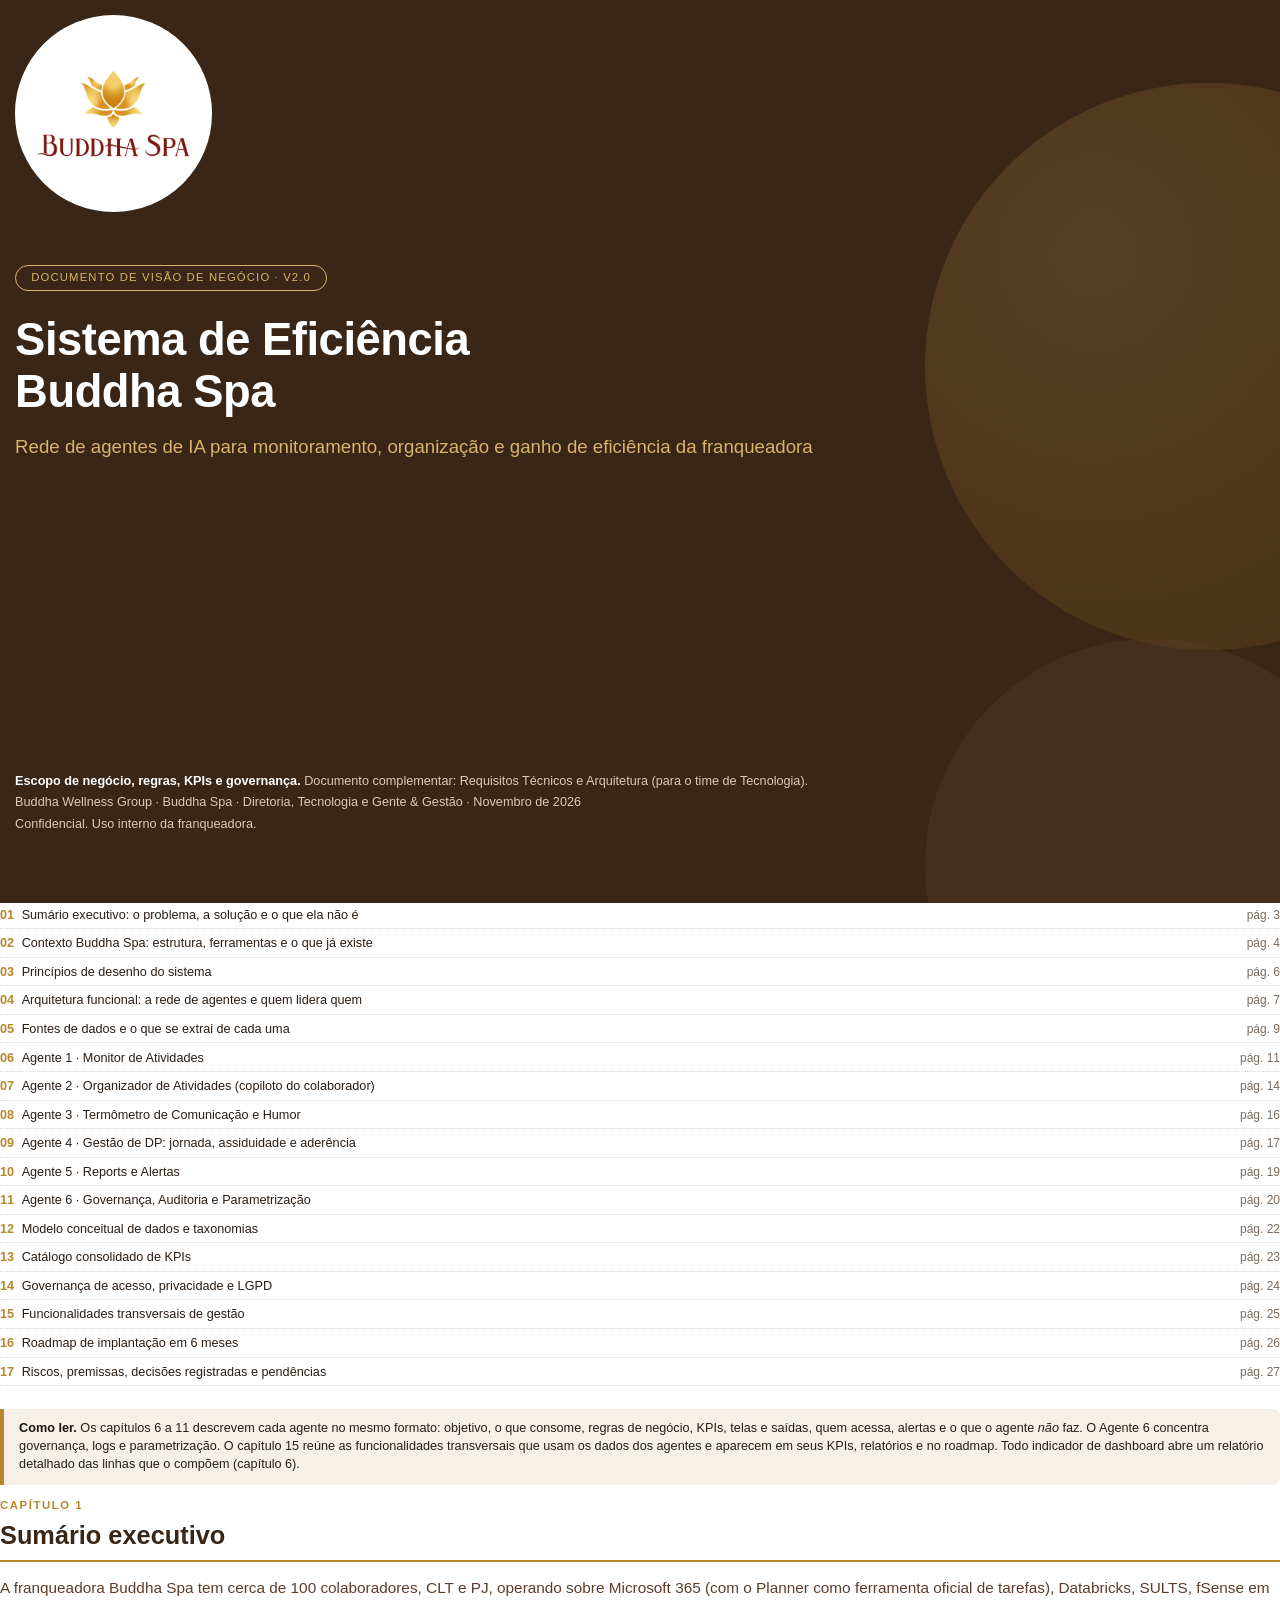
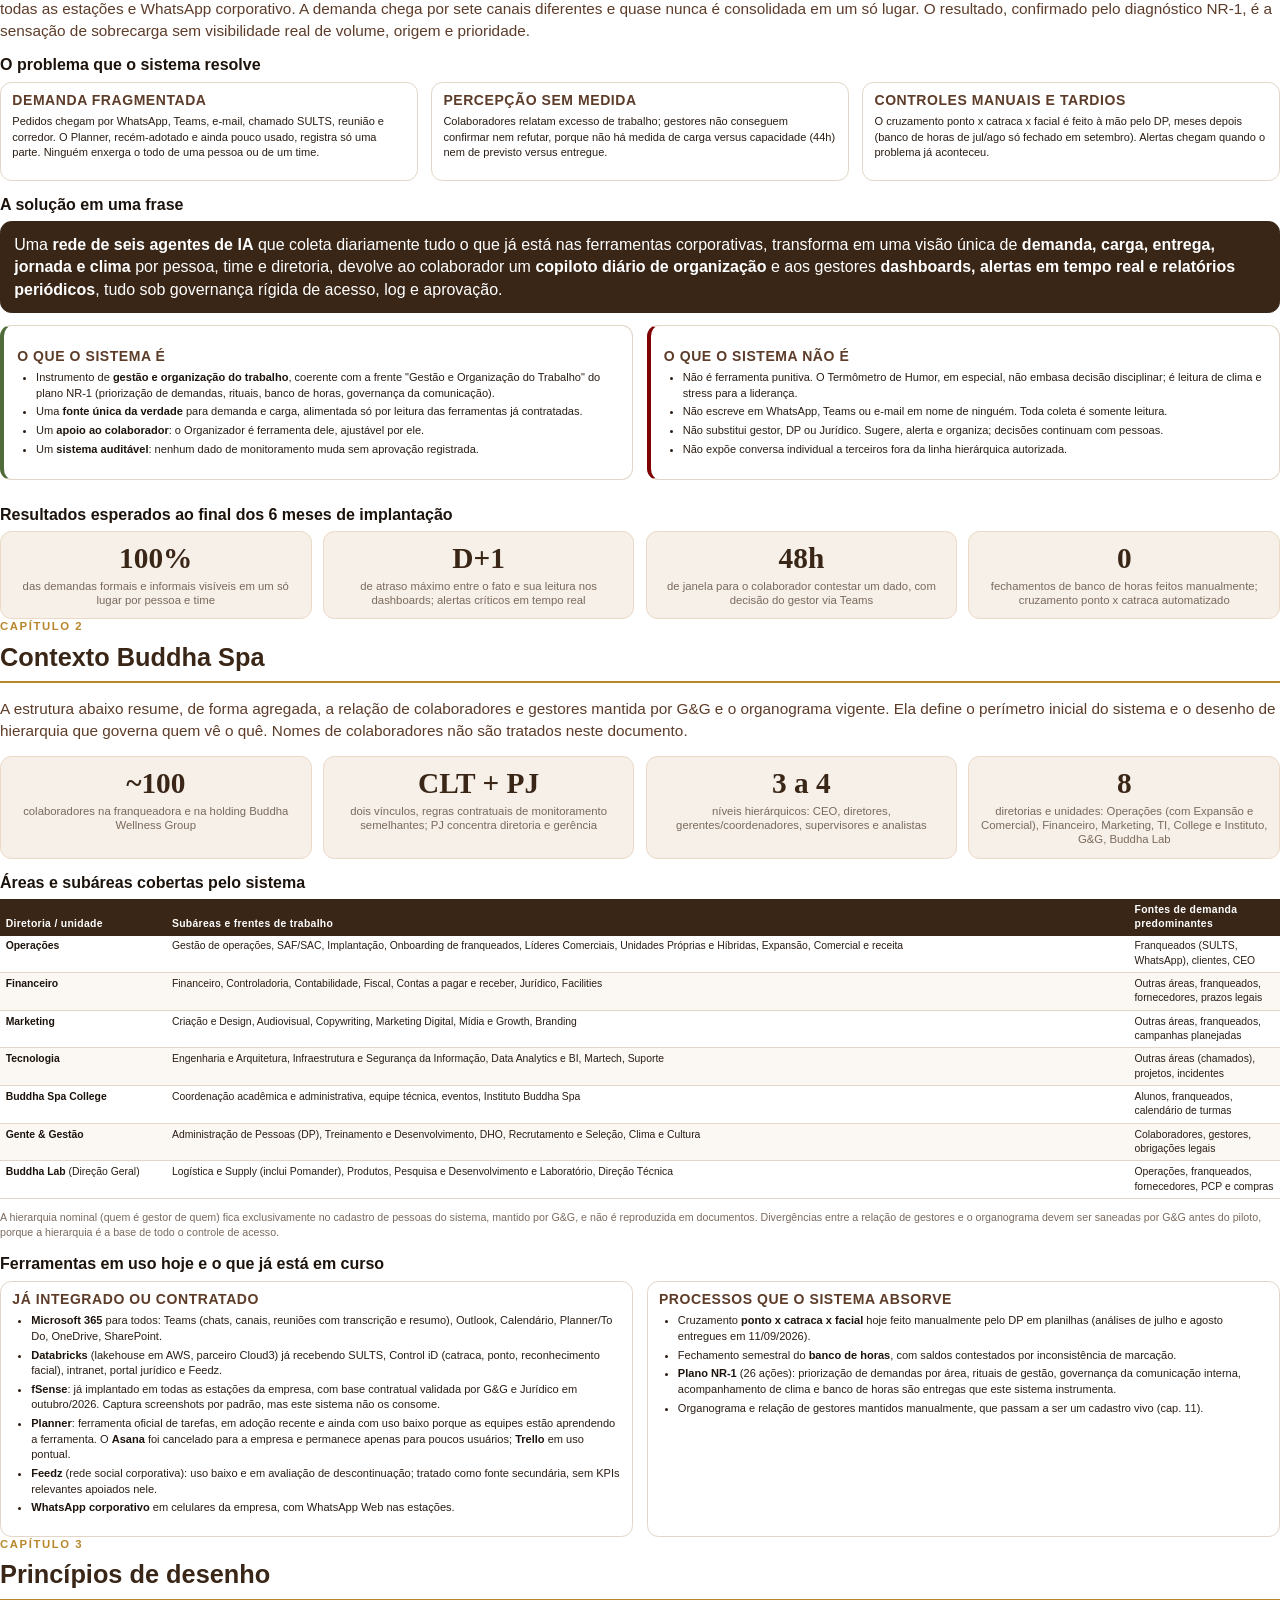
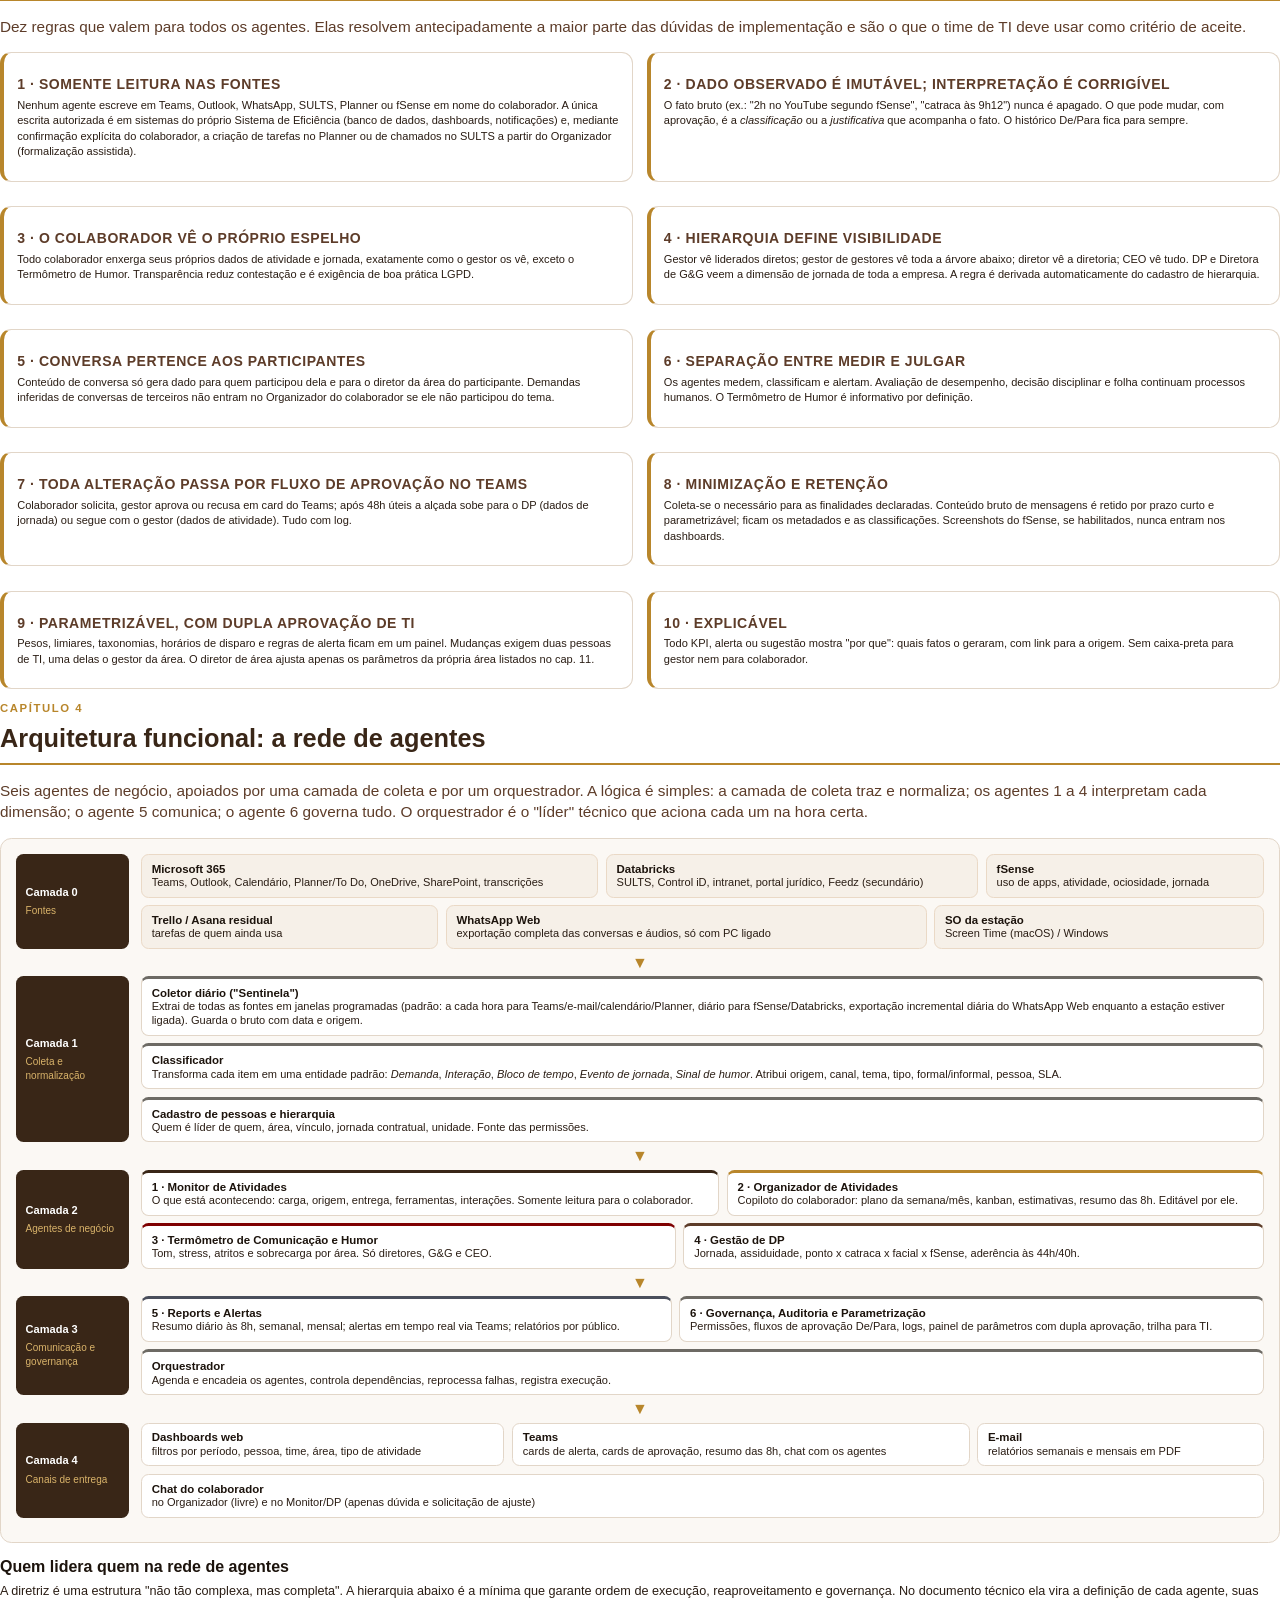
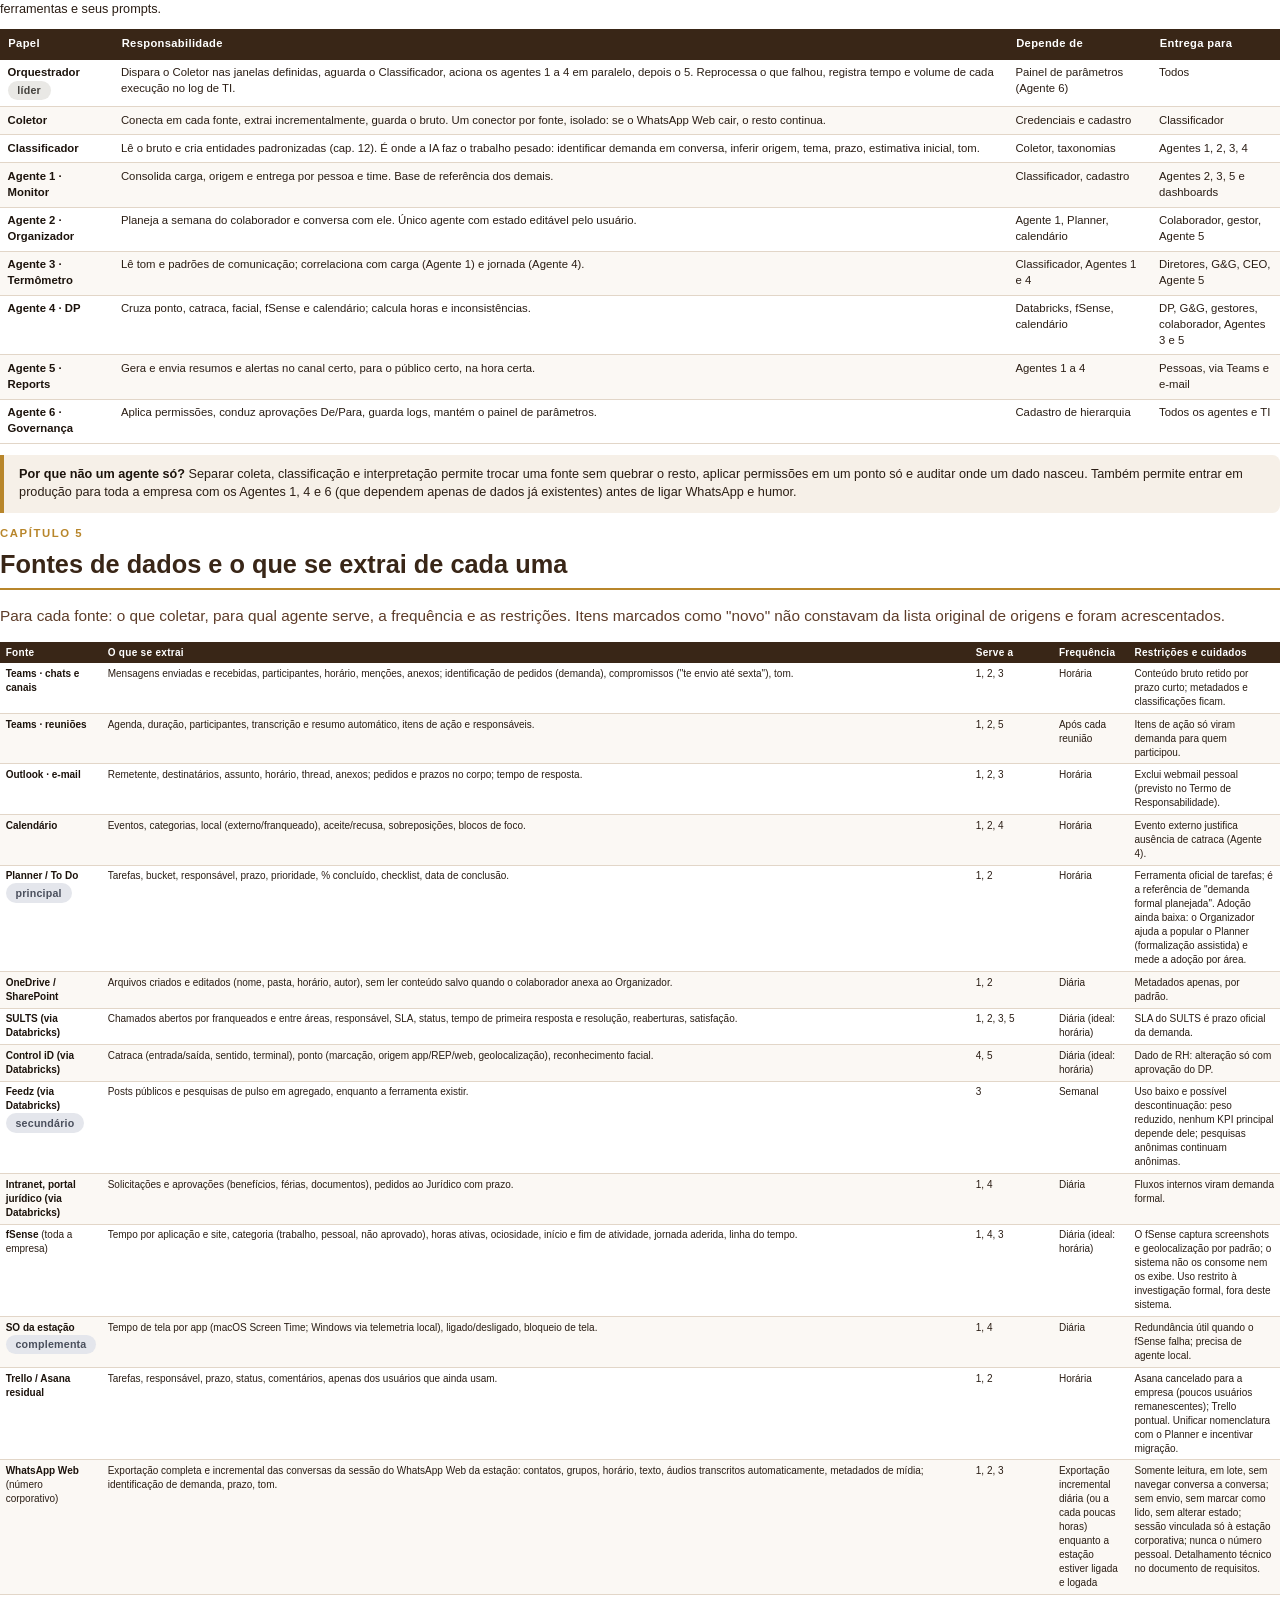
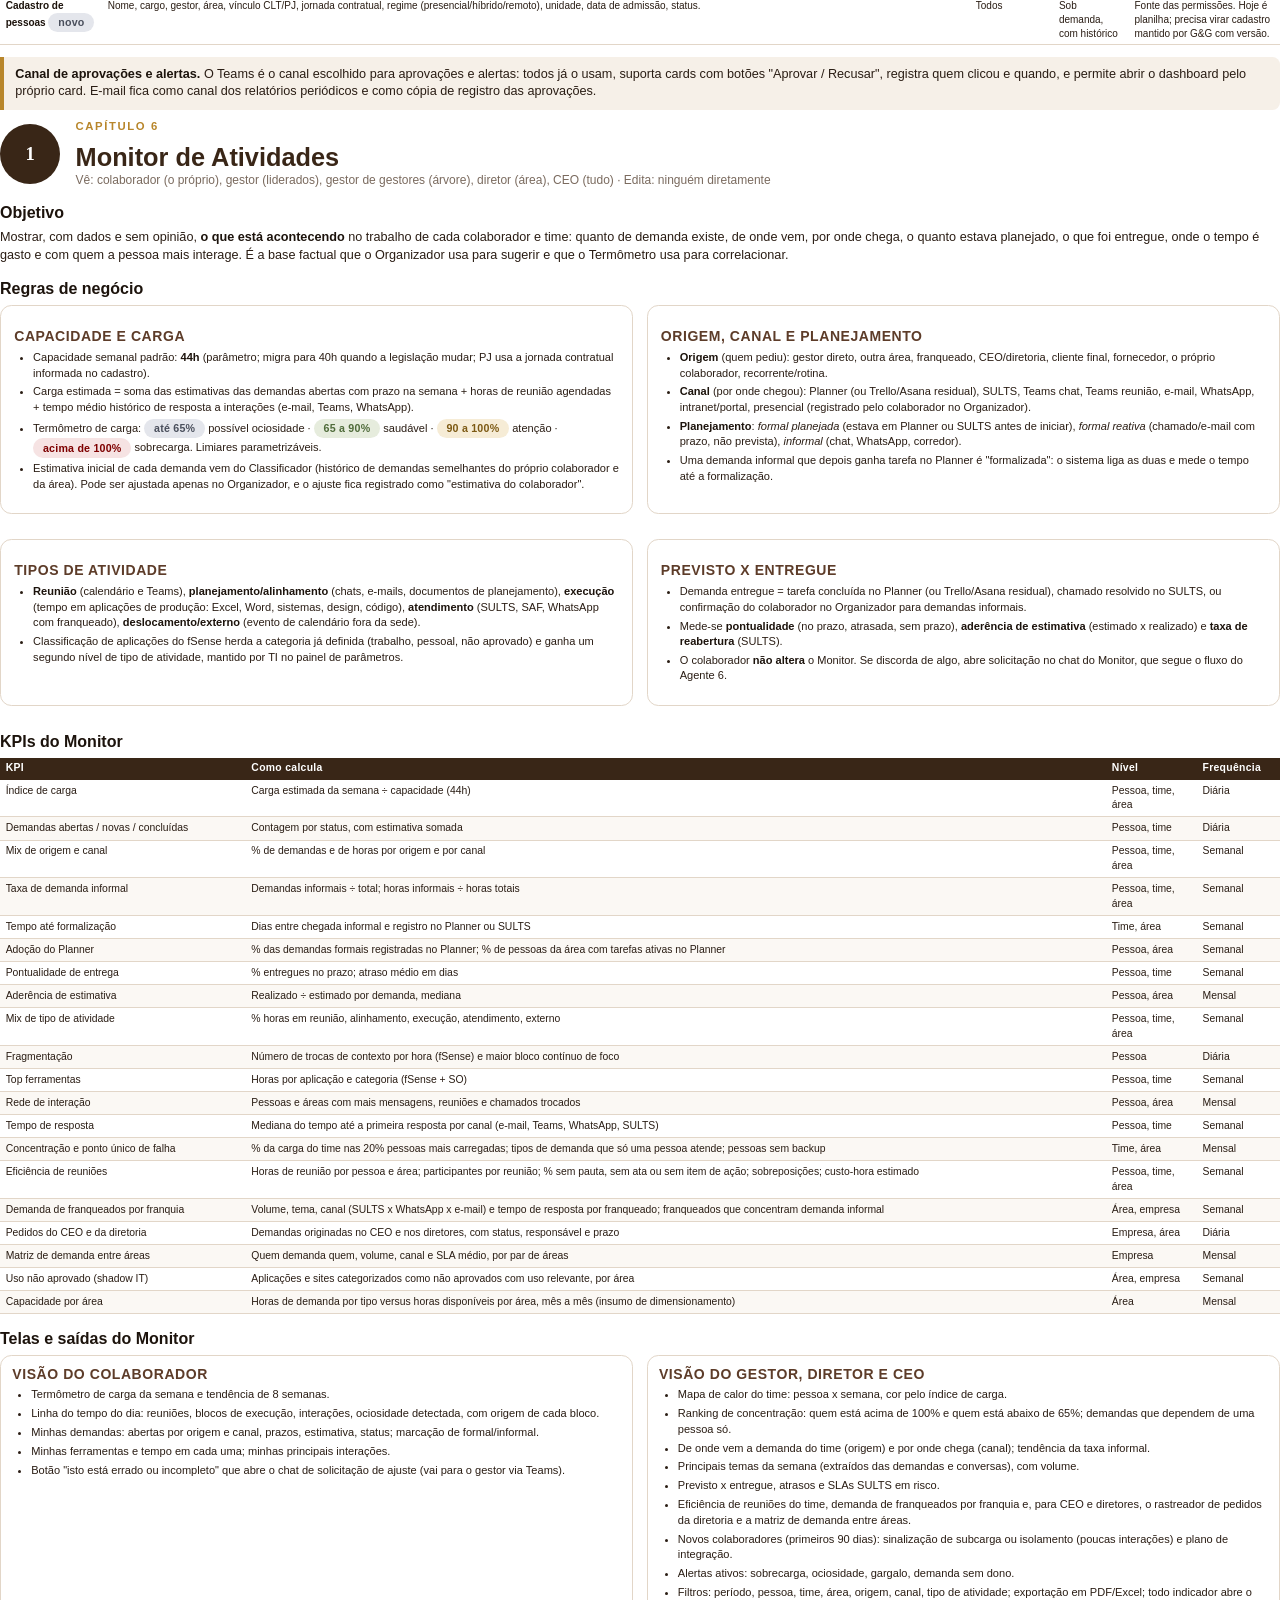
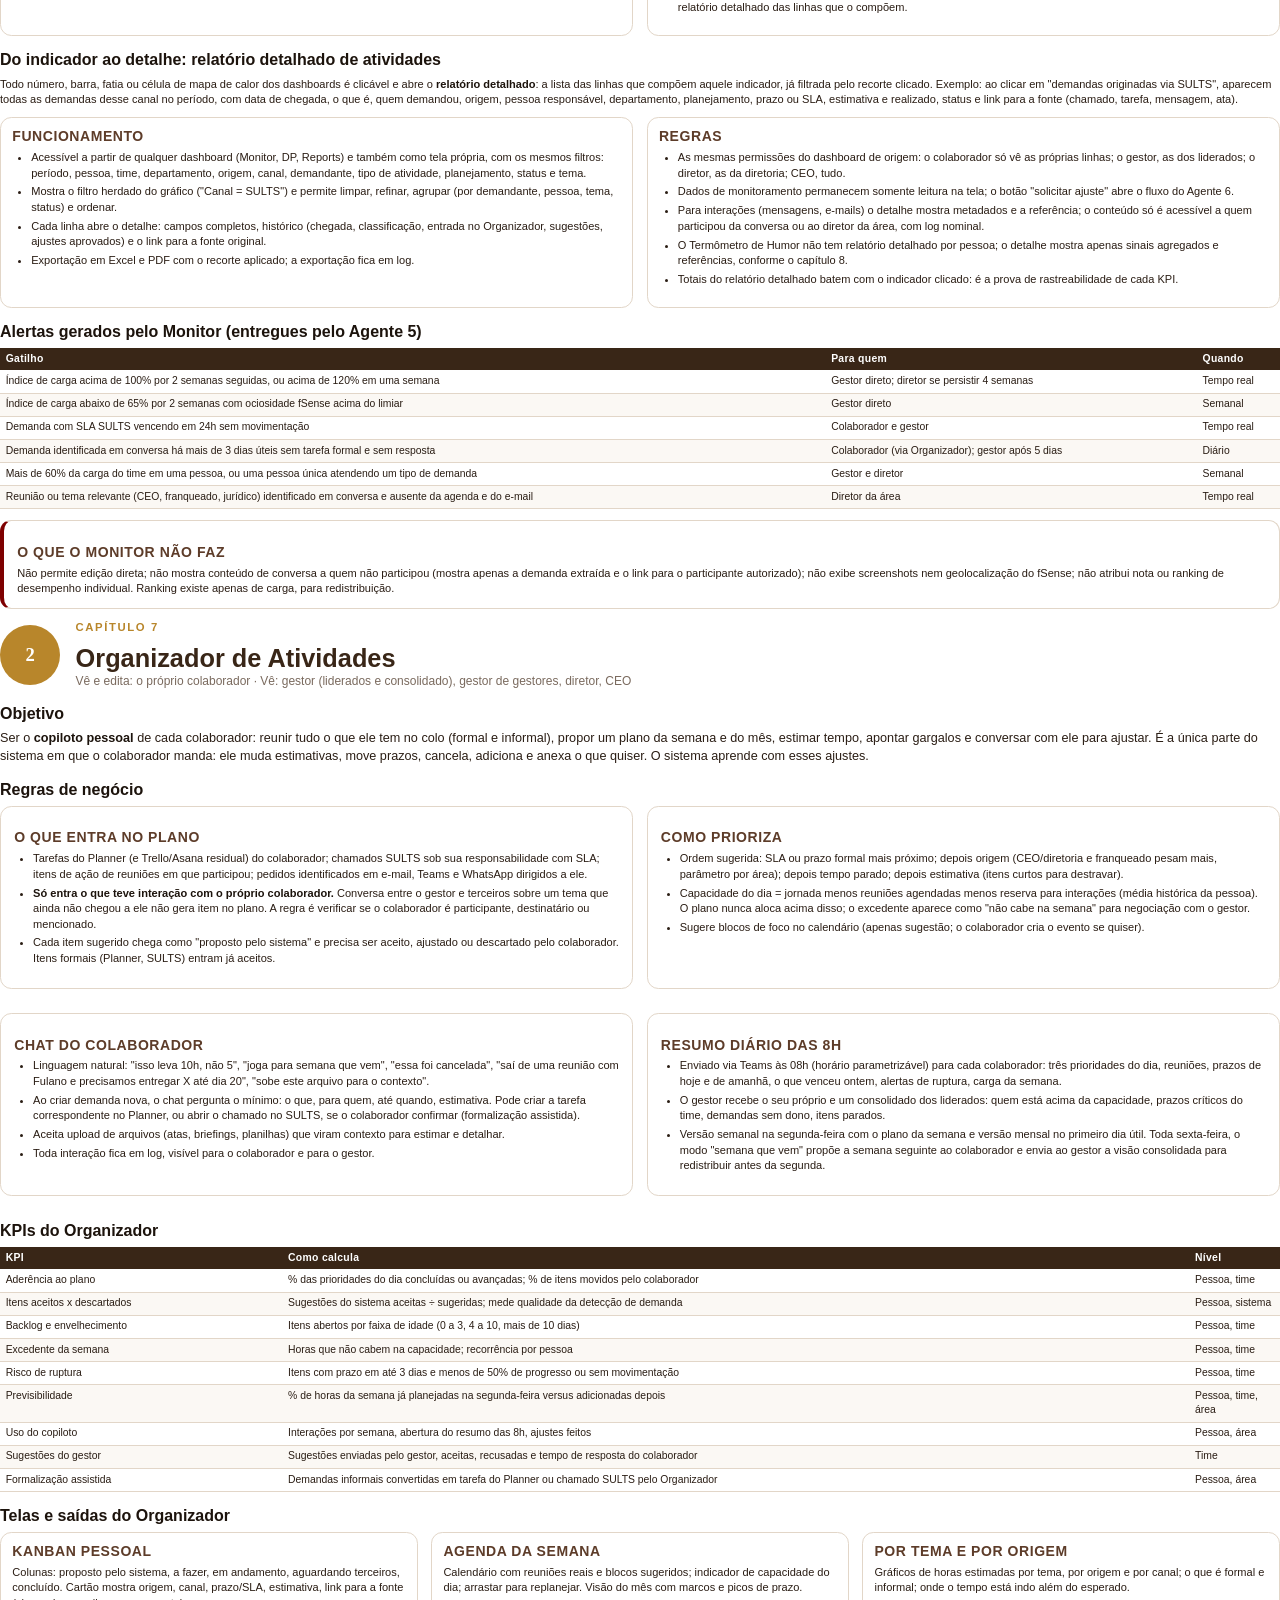
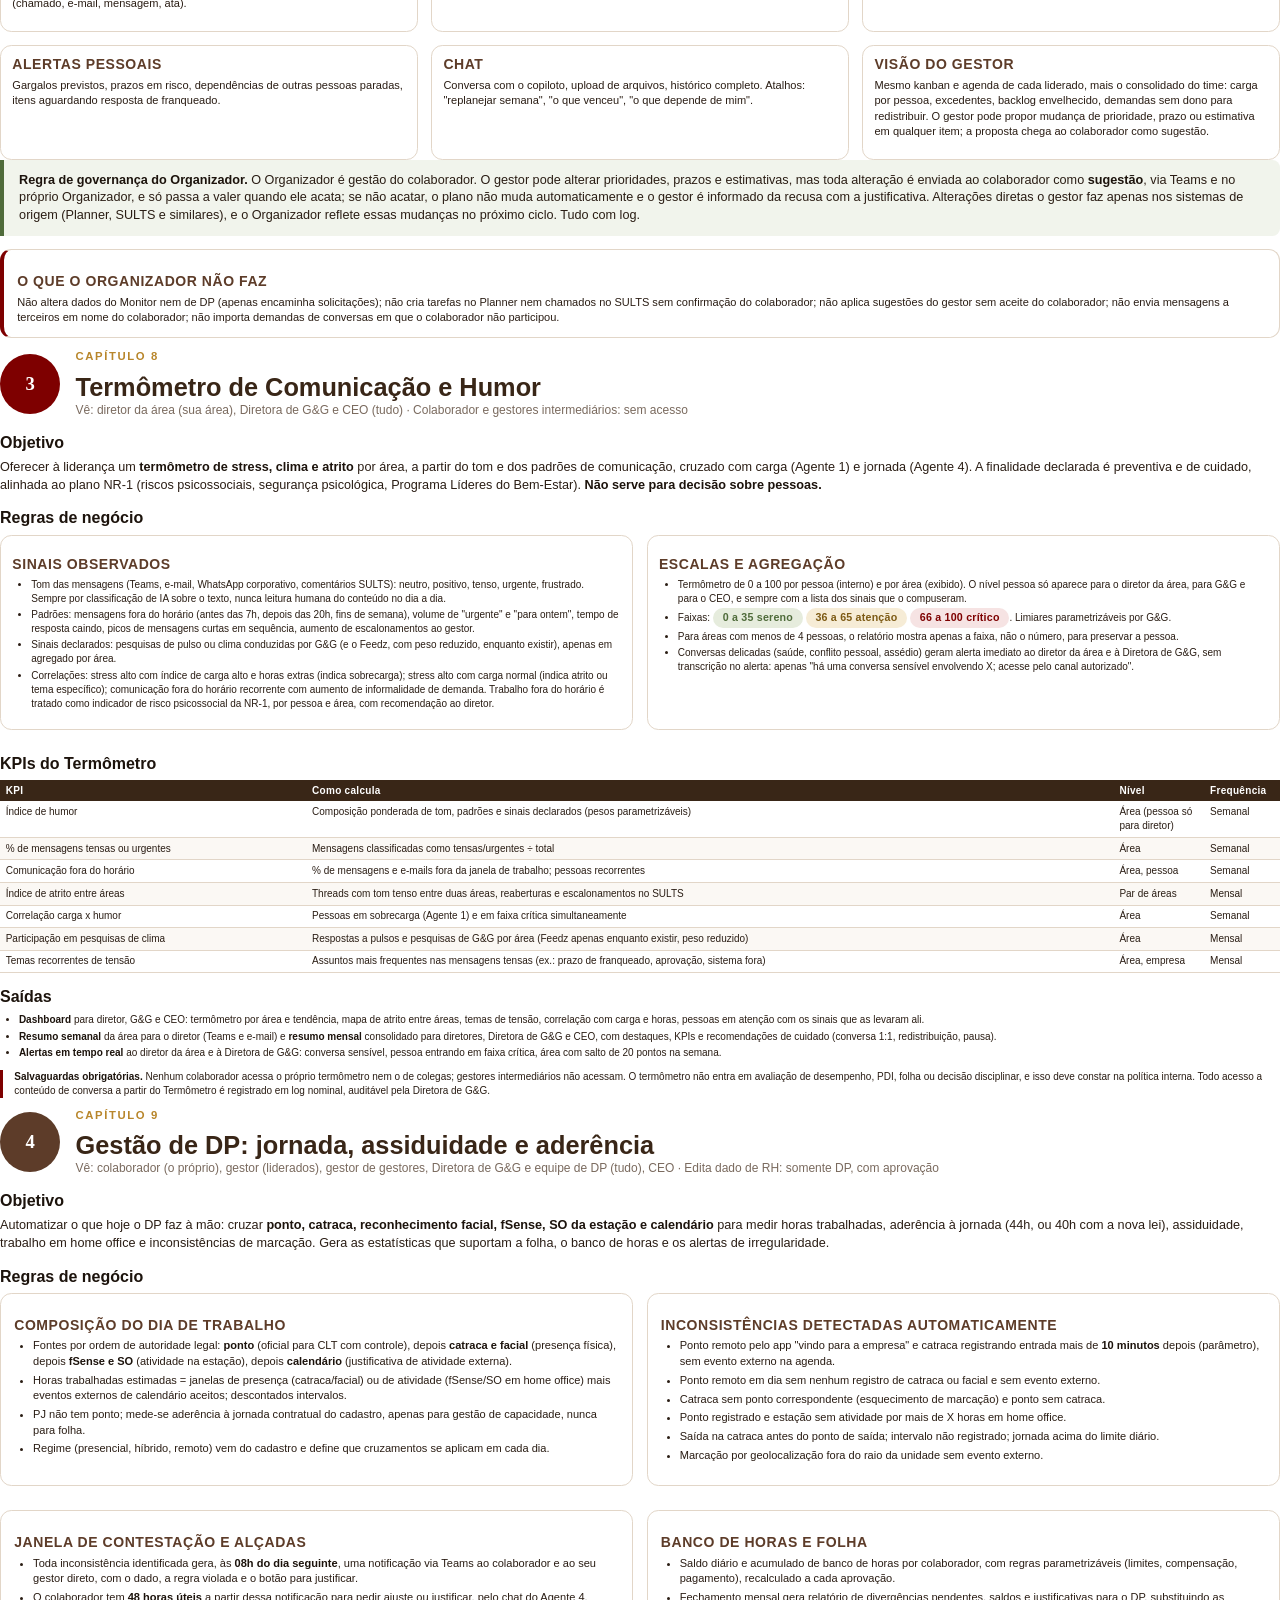
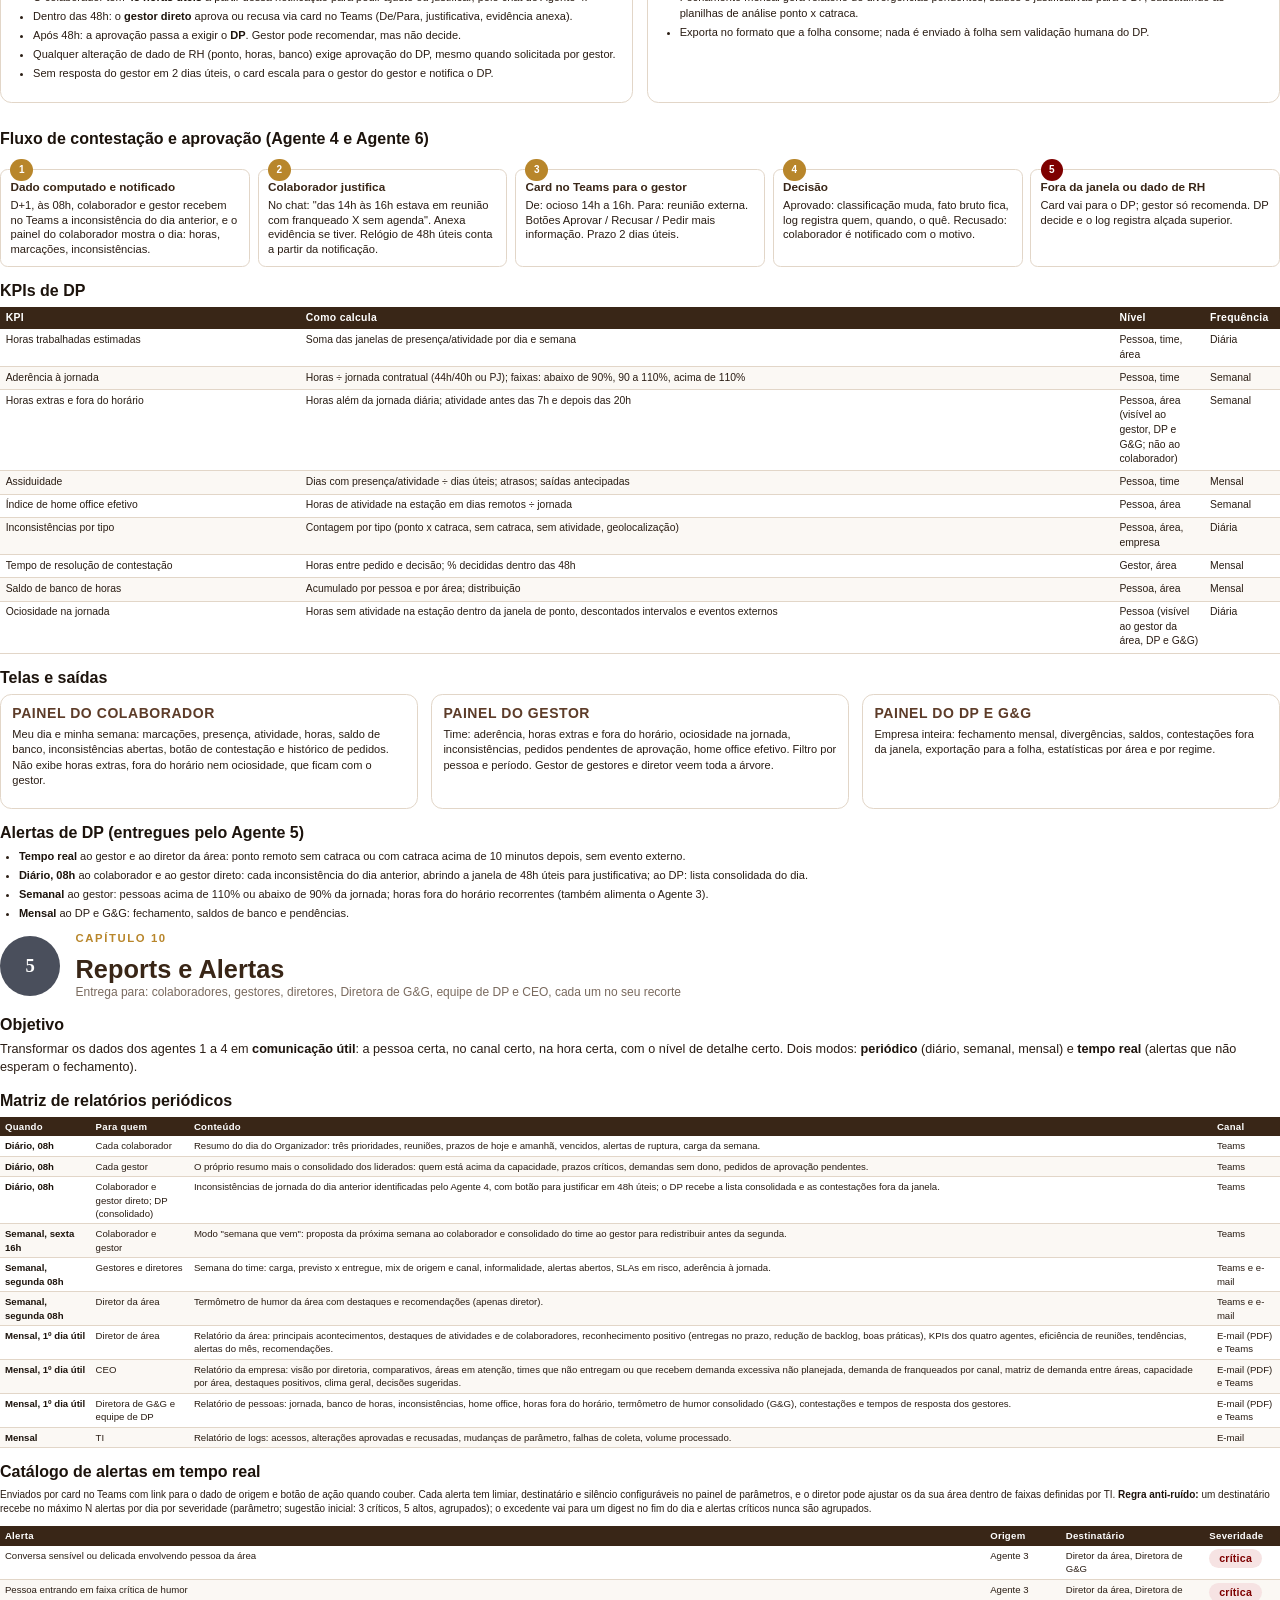
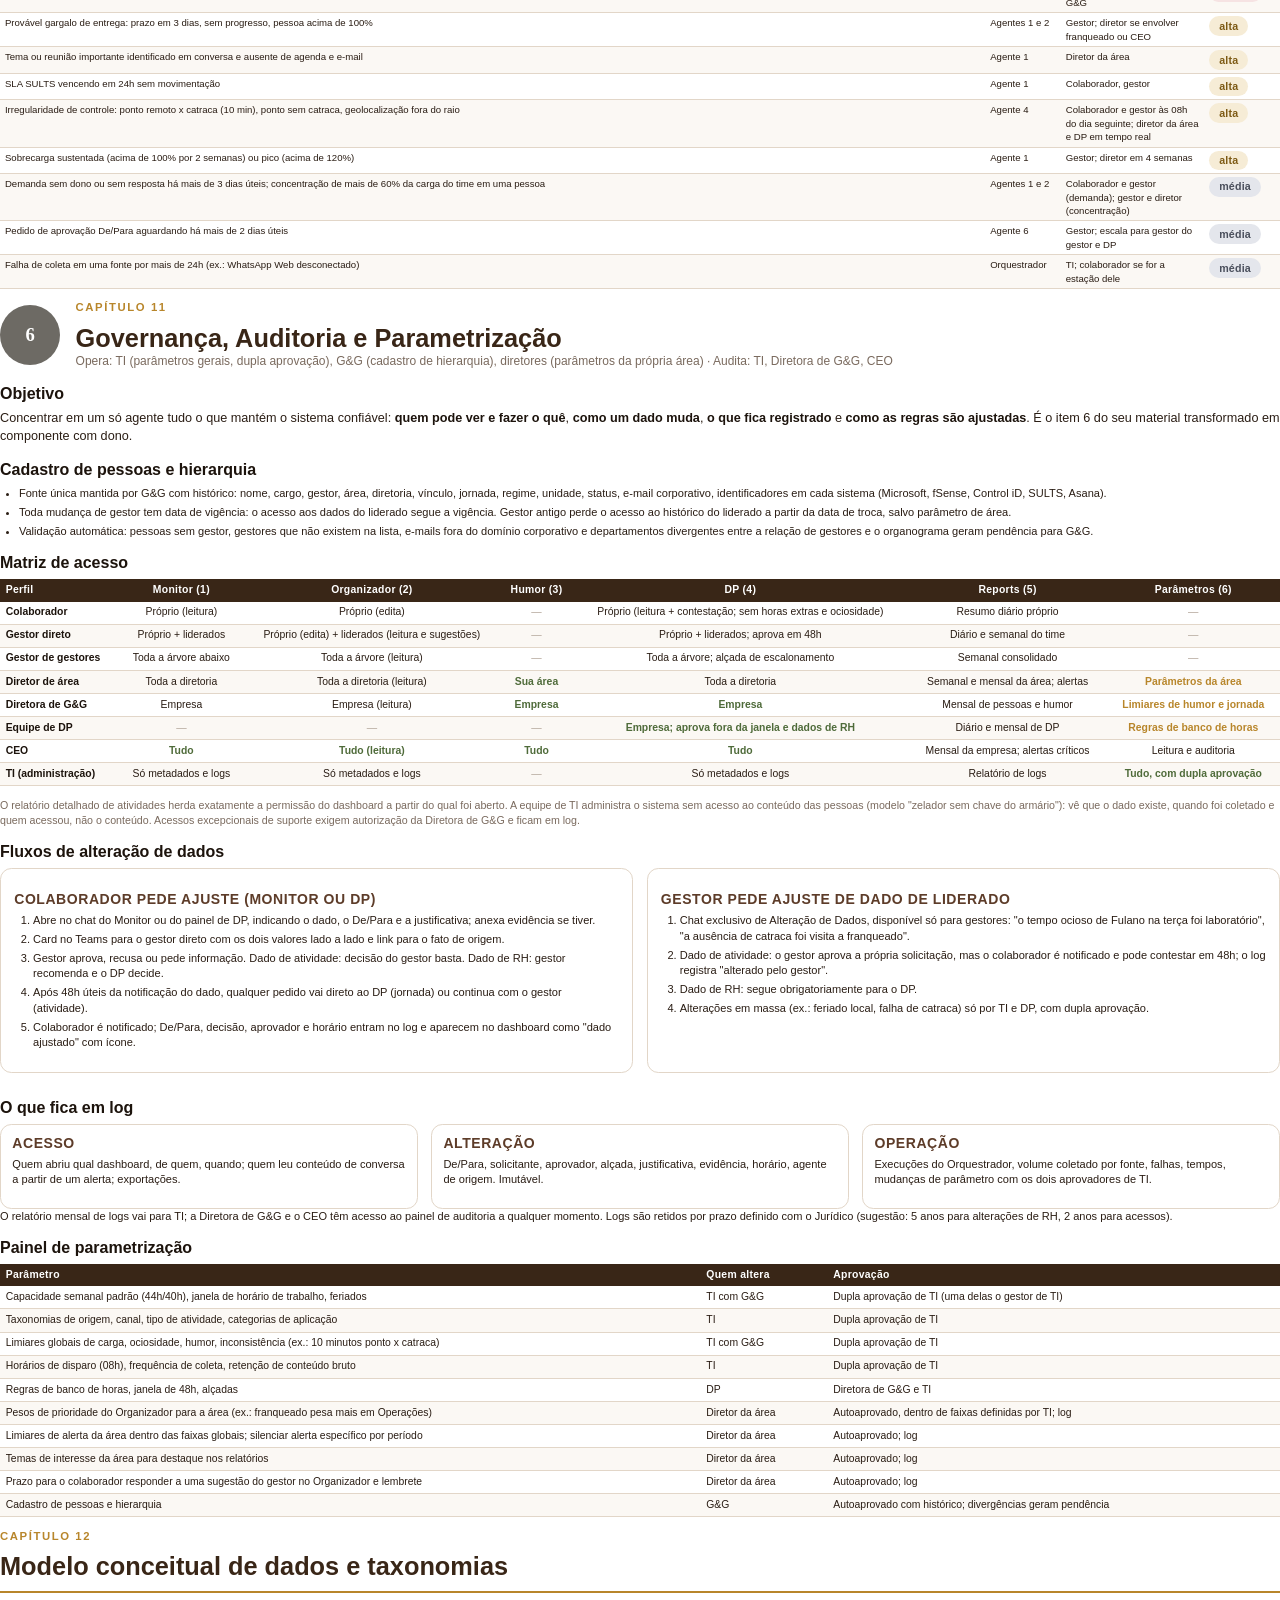
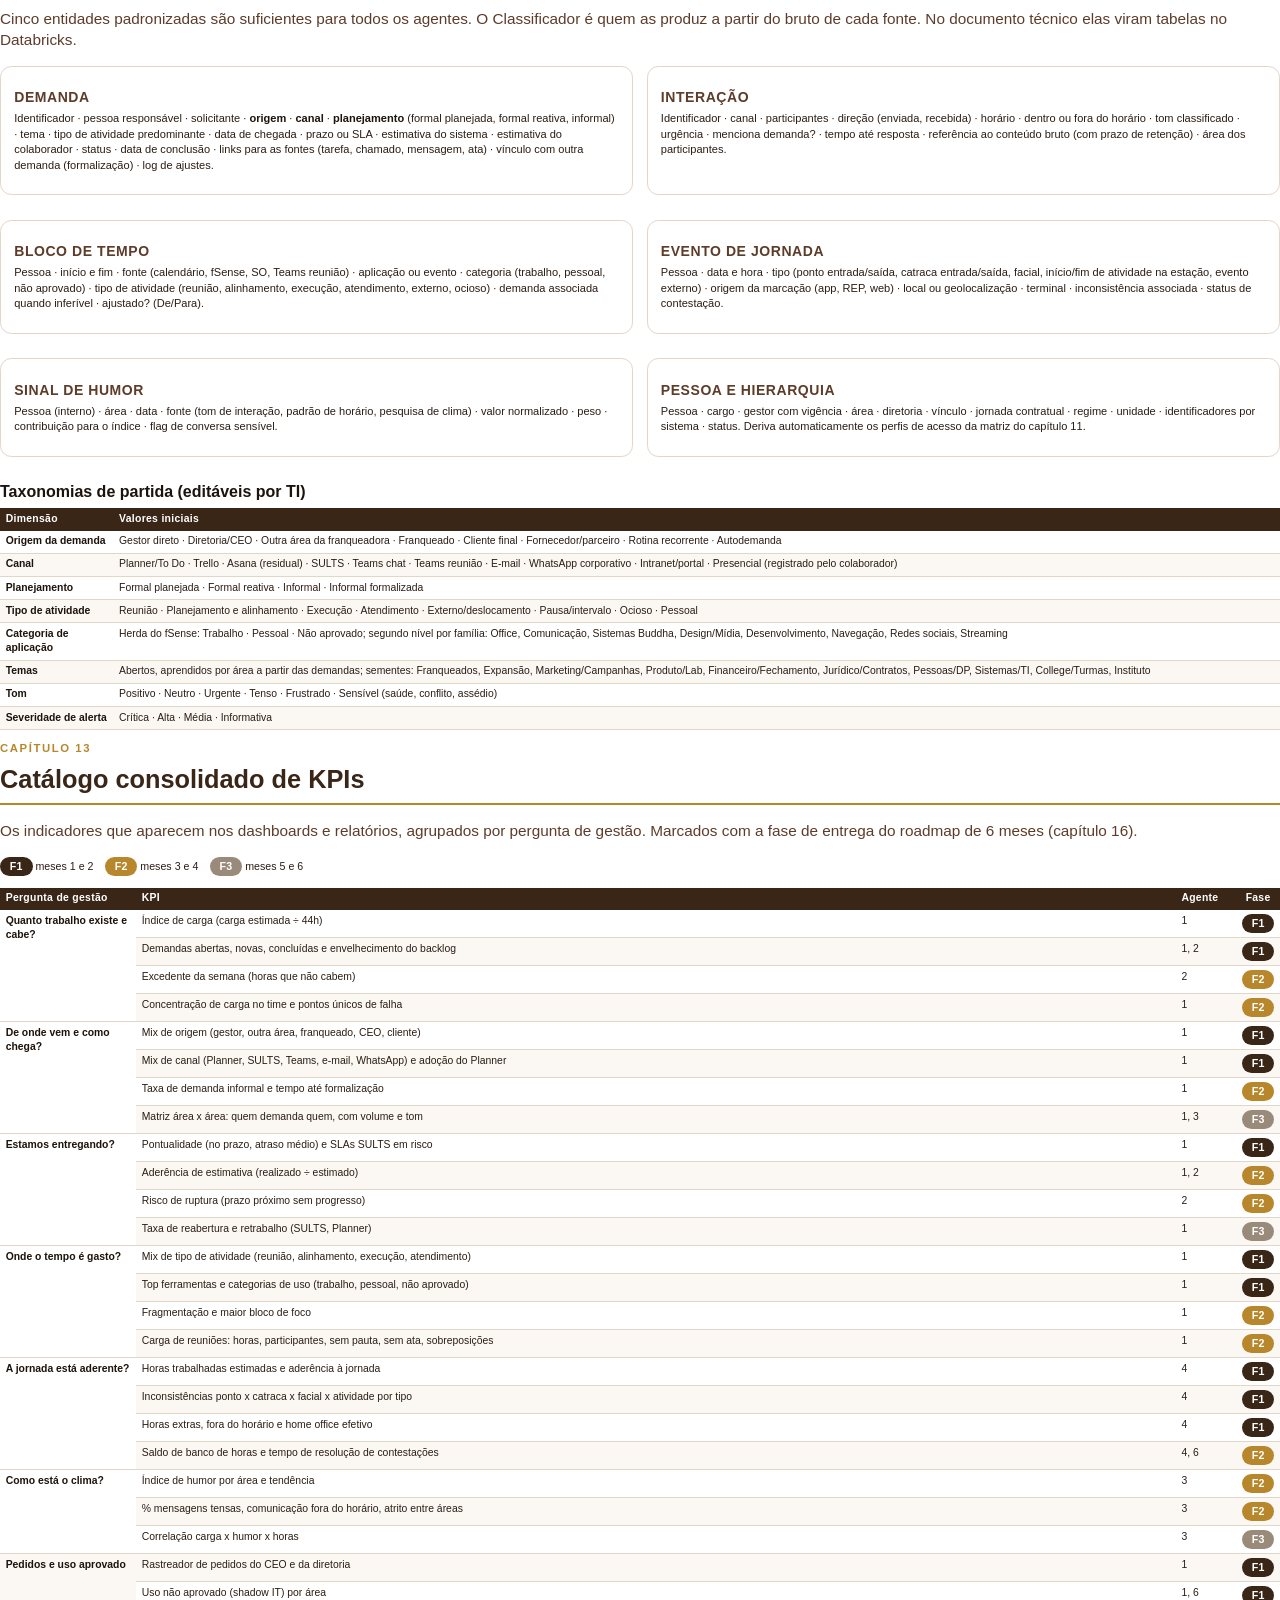
<file: docs/sistema-eficiencia/Sistema_Eficiencia_Buddha_Spa_Visao_e_Escopo_v2.html>
<!doctype html>
<html lang="pt-BR">
<head>
<meta charset="utf-8">
<title>Sistema de Eficiência Buddha Spa — Visão de Negócio e Escopo Funcional v2</title>
<style>
  :root{
    --terra:#392617; --cafe:#1c130c; --cafe2:#5d3c29; --bordo:#7e0000; --bordo2:#9d3f3f;
    --gold:#b8862b; --gold2:#d9b36a; --cream:#f6f0e8; --sand:#ead9c6; --light:#fbf8f4;
    --ink:#2a1d14; --muted:#7a6a5e; --line:#e2d6c8; --ok:#4f6b3a; --warn:#b8862b; --bad:#7e0000;
    --a1:#392617; --a2:#b8862b; --a3:#7e0000; --a4:#5d3c29; --a5:#4a4f5c; --a6:#6d6a64;
  }
  @page{ size:A4; margin:18mm 16mm 20mm 16mm; }
  *{box-sizing:border-box}
  html,body{margin:0;padding:0;background:#fff;color:var(--ink);font-family:Inter,"Inter Display",Helvetica,Arial,sans-serif;font-size:9.5pt;line-height:1.4}
  h1,h2,h3,h4{font-family:"Inter Display",Inter,Helvetica,Arial,sans-serif;color:var(--terra);margin:0;line-height:1.15}
  h1{font-size:30pt;font-weight:600;letter-spacing:-.01em}
  h2{font-size:19pt;font-weight:600;margin:0 0 4mm 0;padding-bottom:2.5mm;border-bottom:2px solid var(--gold)}
  h3{font-size:12pt;font-weight:600;margin:4mm 0 1.8mm 0;color:var(--cafe)}
  h3,h4{break-after:avoid}
  h4{font-size:10.5pt;font-weight:600;margin:3mm 0 1.5mm 0;color:var(--cafe2);text-transform:uppercase;letter-spacing:.04em}
  p{margin:0 0 2.6mm 0}
  ul,ol{margin:0 0 2.6mm 0;padding-left:5mm}
  li{margin-bottom:.9mm}
  strong{color:var(--cafe)}
  .section{break-before:page}
  .tight .small,.tight table.compact td,.tight table.compact th{font-size:7.5pt}
  .xtight table.compact td,.xtight table.compact th{font-size:7.2pt;padding:.8mm 1.3mm}
  .tight li{margin-bottom:.6mm}
  .tight .box,.tight .callout{padding:2.4mm 3mm;margin-bottom:2.4mm}
  .cont{margin-top:2mm}
  .kicker{font-size:8.5pt;letter-spacing:.14em;text-transform:uppercase;color:var(--gold);font-weight:600;margin-bottom:2mm}
  .lead{font-size:11.5pt;color:var(--cafe2);margin-bottom:4mm}
  .muted{color:var(--muted)}
  .small{font-size:8.3pt}
  .tiny{font-size:8pt}

  /* cover */
  .cover{height:257mm;display:flex;flex-direction:column;justify-content:space-between;background:var(--terra);color:#fff;margin:-18mm -16mm -20mm -16mm;padding:22mm 20mm 18mm 20mm;position:relative;overflow:hidden}
  .cover h1{color:#fff;font-size:34pt;margin-top:6mm}
  .cover .sub{color:var(--gold2);font-size:14pt;margin-top:4mm;font-weight:500}
  .cover .meta{font-size:9.5pt;color:#d9c9b8;line-height:1.7}
  .cover .logo{width:52mm;height:52mm;border-radius:50%;background:#fff;display:flex;align-items:center;justify-content:center;overflow:hidden}
  .cover .logo img{width:100%;height:100%;object-fit:cover}
  .cover .band{position:absolute;right:-40mm;top:40mm;width:150mm;height:150mm;border-radius:50%;background:radial-gradient(circle at 30% 30%,#d9b36a 0%,#b8862b 45%,#8a6218 100%);opacity:.18}
  .cover .band2{position:absolute;right:-10mm;bottom:-50mm;width:120mm;height:120mm;border-radius:50%;background:#5d3c29;opacity:.35}
  .cover .tag{display:inline-block;border:1px solid var(--gold2);color:var(--gold2);border-radius:20px;padding:1.2mm 4mm;font-size:8.5pt;letter-spacing:.1em;text-transform:uppercase}

  /* boxes */
  .box{border:1px solid var(--line);border-radius:3mm;padding:3mm 3.5mm;margin:0 0 3mm 0;background:#fff;break-inside:avoid}
  .box.cream{background:var(--cream);border-color:var(--sand)}
  .box.terra{background:var(--terra);color:#fff;border-color:var(--terra)}
  .box.terra h3,.box.terra h4,.box.terra strong{color:#fff}
  .box.terra .kicker{color:var(--gold2)}
  .box.gold{border-left:4px solid var(--gold)}
  .box.bordo{border-left:4px solid var(--bordo)}
  .box.bordo p{margin:0}
  .box.ok{border-left:4px solid var(--ok)}
  .callout{background:var(--cream);border-left:4px solid var(--gold);padding:3mm 4mm;border-radius:0 2mm 2mm 0;margin:0 0 3.5mm 0;break-inside:avoid}
  .callout.red{border-left-color:var(--bordo);background:#f9efef}
  .callout.green{border-left-color:var(--ok);background:#f1f4ec}
  .grid2{display:grid;grid-template-columns:1fr 1fr;gap:3.5mm}
  .grid3{display:grid;grid-template-columns:1fr 1fr 1fr;gap:3.5mm}
  .grid4{display:grid;grid-template-columns:repeat(4,1fr);gap:3mm}
  .card{border:1px solid var(--line);border-radius:3mm;padding:2.6mm 3mm;background:#fff;break-inside:avoid}
  .card h4{margin-top:0}
  .stat{background:var(--cream);border-radius:3mm;padding:3mm;text-align:center;border:1px solid var(--sand)}
  .stat .n{font-family:"Inter Display",Inter;font-size:22pt;font-weight:600;color:var(--terra);line-height:1}
  .stat .l{font-size:8.5pt;color:var(--muted);margin-top:1.5mm;line-height:1.25}
  .pill{display:inline-block;border-radius:12px;padding:.6mm 2.6mm;font-size:8pt;font-weight:600;letter-spacing:.02em;white-space:nowrap}
  .p-a1{background:#eee6de;color:var(--a1)} .p-a2{background:#f6ecd6;color:#7d5a14} .p-a3{background:#f6e3e3;color:var(--a3)} .p-a4{background:#ece3dc;color:var(--a4)} .p-a5{background:#e4e6ec;color:var(--a5)} .p-a6{background:#e9e8e5;color:#44423e}
  .p-ok{background:#e6ecdd;color:var(--ok)} .p-warn{background:#f6ecd6;color:#7d5a14} .p-bad{background:#f6e3e3;color:var(--bad)} .p-info{background:#e4e6ec;color:var(--a5)}
  .p-fase1{background:var(--terra);color:#fff} .p-fase2{background:var(--gold);color:#fff} .p-fase3{background:#9a8a7a;color:#fff}

  /* tables */
  table{width:100%;border-collapse:collapse;margin:0 0 3mm 0;font-size:8.5pt;break-inside:auto}
  thead{display:table-header-group}
  tr{break-inside:avoid}
  th{background:var(--terra);color:#fff;text-align:left;padding:2mm 2.2mm;font-weight:600;font-size:8.4pt;letter-spacing:.03em;vertical-align:bottom}
  td{padding:1.5mm 2mm;border-bottom:1px solid var(--line);vertical-align:top}
  tbody tr:nth-child(even) td{background:var(--light)}
  table.compact td,table.compact th{padding:1mm 1.5mm;font-size:7.8pt}
  td.c,th.c{text-align:center}
  .yes{color:var(--ok);font-weight:700} .no{color:#b4a79a} .part{color:var(--gold);font-weight:700}

  /* agent header */
  .agent-head{display:flex;align-items:center;gap:4mm;margin-bottom:3mm;break-inside:avoid}
  .agent-head .num{width:16mm;height:16mm;border-radius:50%;display:flex;align-items:center;justify-content:center;color:#fff;font-family:"Inter Display",Inter;font-weight:600;font-size:14pt;flex:none}
  .agent-head h2{border:none;margin:0;padding:0}
  .agent-head .who{font-size:9pt;color:var(--muted)}

  /* architecture diagram */
  .arch{border:1px solid var(--line);border-radius:3mm;padding:4mm;background:var(--light)}
  .layer{break-inside:avoid}
  .layer{display:grid;grid-template-columns:30mm 1fr;gap:3mm;align-items:stretch;margin-bottom:2.5mm}
  .layer .lab{background:var(--terra);color:#fff;border-radius:2mm;padding:2.5mm;font-size:8.3pt;font-weight:600;display:flex;flex-direction:column;justify-content:center}
  .layer .lab span{display:block;font-weight:400;color:var(--gold2);font-size:7.5pt;margin-top:1mm}
  .layer .items{display:flex;flex-wrap:wrap;gap:2mm}
  .node{border:1px solid var(--line);background:#fff;border-radius:2mm;padding:1.8mm 2.6mm;font-size:8.3pt;line-height:1.25;flex:1 1 auto;min-width:26mm}
  .node b{display:block;color:var(--cafe);font-size:8.6pt}
  .node.a1{border-top:3px solid var(--a1)} .node.a2{border-top:3px solid var(--a2)} .node.a3{border-top:3px solid var(--a3)} .node.a4{border-top:3px solid var(--a4)} .node.a5{border-top:3px solid var(--a5)} .node.a6{border-top:3px solid var(--a6)}
  .node.src{background:var(--cream);border-color:var(--sand)}
  .arrow{text-align:center;color:var(--gold);font-size:12pt;line-height:1;margin:-1mm 0 1.5mm 0}

  /* flow */
  .flow{display:flex;gap:2mm;align-items:stretch;margin:2mm 0 3.5mm 0;padding-top:3.5mm;break-inside:avoid}
  .step{flex:1;background:#fff;border:1px solid var(--line);border-radius:2mm;padding:2.5mm;font-size:8.4pt;position:relative;line-height:1.3}
  .step b{display:block;color:var(--terra);margin-bottom:1mm;font-size:8.8pt}
  .step .n{position:absolute;top:-3mm;left:2.5mm;background:var(--gold);color:#fff;border-radius:50%;width:6mm;height:6mm;display:flex;align-items:center;justify-content:center;font-size:7.5pt;font-weight:700}
  .step.red .n{background:var(--bordo)}

  /* timeline */
  .phases{display:grid;grid-template-columns:1fr 1fr 1fr;gap:3mm}
  .phase{border-radius:3mm;padding:3.5mm;color:#fff;break-inside:avoid}
  .phase h3{color:#fff;margin-top:0}
  .phase ul{padding-left:4mm}
  .phase .when{font-size:8.5pt;opacity:.85;margin-bottom:2mm}
  .ph1{background:var(--terra)} .ph2{background:var(--gold)} .ph3{background:#7b6b5b}

  .toc li{margin-bottom:1.6mm;display:flex;justify-content:space-between;border-bottom:1px dotted var(--line);padding-bottom:1mm}
  .toc ol{list-style:none;padding:0;counter-reset:toc}
  .toc li::before{counter-increment:toc;content:counter(toc,decimal-leading-zero) "  ";color:var(--gold);font-weight:600;margin-right:2mm}
  .toc li span:first-child{flex:1}
  .toc li span:last-child{color:var(--muted);font-size:9pt}

  .legend{display:flex;gap:3mm;flex-wrap:wrap;margin-bottom:3mm}
  .legend span{font-size:8pt}
  .sw{display:inline-block;width:3mm;height:3mm;border-radius:1mm;vertical-align:middle;margin-right:1mm}
  .avoid{break-inside:avoid}
  .chk{display:inline-block;width:4mm;color:var(--ok);font-weight:700}
  .x{display:inline-block;width:4mm;color:var(--bordo);font-weight:700}
  .mono{font-family:"DejaVu Sans Mono",Menlo,monospace;font-size:8.3pt;background:var(--cream);padding:0 1mm;border-radius:1mm}
</style>
</head>
<body>

<!-- ============================ CAPA ============================ -->
<section class="cover">
  <div class="band"></div><div class="band2"></div>
  <div style="position:relative;z-index:1">
    <div class="logo"><img src="../../novo_logo_BUDDHA_SPA_fundo_branco.png" alt="Buddha Spa"></div>
    <div style="margin-top:14mm"><span class="tag">Documento de Visão de Negócio · v2.0</span></div>
    <h1>Sistema de Eficiência<br>Buddha Spa</h1>
    <div class="sub">Rede de agentes de IA para monitoramento, organização e ganho de eficiência da franqueadora</div>
  </div>
  <div style="position:relative;z-index:1" class="meta">
    <div><strong style="color:#fff">Escopo de negócio, regras, KPIs e governança.</strong> Documento complementar: Requisitos Técnicos e Arquitetura (para o time de Tecnologia).</div>
    <div>Buddha Wellness Group · Buddha Spa · Diretoria, Tecnologia e Gente &amp; Gestão · Novembro de 2026</div>
    <div>Confidencial. Uso interno da franqueadora.</div>
  </div>
</section>

<!-- ============================ SUMÁRIO ============================ -->
<section class="section">
  <div class="kicker">Sumário</div>
  <h2>O que este documento contém</h2>
  <div class="toc">
    <ol>
      <li><span>Sumário executivo: o problema, a solução e o que ela não é</span><span>pág. 3</span></li>
      <li><span>Contexto Buddha Spa: estrutura, ferramentas e o que já existe</span><span>pág. 4</span></li>
      <li><span>Princípios de desenho do sistema</span><span>pág. 6</span></li>
      <li><span>Arquitetura funcional: a rede de agentes e quem lidera quem</span><span>pág. 7</span></li>
      <li><span>Fontes de dados e o que se extrai de cada uma</span><span>pág. 9</span></li>
      <li><span>Agente 1 · Monitor de Atividades</span><span>pág. 11</span></li>
      <li><span>Agente 2 · Organizador de Atividades (copiloto do colaborador)</span><span>pág. 14</span></li>
      <li><span>Agente 3 · Termômetro de Comunicação e Humor</span><span>pág. 16</span></li>
      <li><span>Agente 4 · Gestão de DP: jornada, assiduidade e aderência</span><span>pág. 17</span></li>
      <li><span>Agente 5 · Reports e Alertas</span><span>pág. 19</span></li>
      <li><span>Agente 6 · Governança, Auditoria e Parametrização</span><span>pág. 20</span></li>
      <li><span>Modelo conceitual de dados e taxonomias</span><span>pág. 22</span></li>
      <li><span>Catálogo consolidado de KPIs</span><span>pág. 23</span></li>
      <li><span>Governança de acesso, privacidade e LGPD</span><span>pág. 24</span></li>
      <li><span>Funcionalidades transversais de gestão</span><span>pág. 25</span></li>
      <li><span>Roadmap de implantação em 6 meses</span><span>pág. 26</span></li>
      <li><span>Riscos, premissas, decisões registradas e pendências</span><span>pág. 27</span></li>
    </ol>
  </div>
  <div class="callout" style="margin-top:6mm">
    <strong>Como ler.</strong> Os capítulos 6 a 11 descrevem cada agente no mesmo formato: objetivo, o que consome, regras de negócio, KPIs, telas e saídas, quem acessa, alertas e o que o agente <em>não</em> faz. O Agente 6 concentra governança, logs e parametrização. O capítulo 15 reúne as funcionalidades transversais que usam os dados dos agentes e aparecem em seus KPIs, relatórios e no roadmap. Todo indicador de dashboard abre um relatório detalhado das linhas que o compõem (capítulo 6).
  </div>
</section>

<!-- ============================ 1. SUMÁRIO EXECUTIVO ============================ -->
<section class="section">
  <div class="kicker">Capítulo 1</div>
  <h2>Sumário executivo</h2>
  <p class="lead">A franqueadora Buddha Spa tem cerca de 100 colaboradores, CLT e PJ, operando sobre Microsoft 365 (com o Planner como ferramenta oficial de tarefas), Databricks, SULTS, fSense em todas as estações e WhatsApp corporativo. A demanda chega por sete canais diferentes e quase nunca é consolidada em um só lugar. O resultado, confirmado pelo diagnóstico NR-1, é a sensação de sobrecarga sem visibilidade real de volume, origem e prioridade.</p>

  <h3>O problema que o sistema resolve</h3>
  <div class="grid3">
    <div class="card"><h4>Demanda fragmentada</h4><p class="small">Pedidos chegam por WhatsApp, Teams, e-mail, chamado SULTS, reunião e corredor. O Planner, recém-adotado e ainda pouco usado, registra só uma parte. Ninguém enxerga o todo de uma pessoa ou de um time.</p></div>
    <div class="card"><h4>Percepção sem medida</h4><p class="small">Colaboradores relatam excesso de trabalho; gestores não conseguem confirmar nem refutar, porque não há medida de carga versus capacidade (44h) nem de previsto versus entregue.</p></div>
    <div class="card"><h4>Controles manuais e tardios</h4><p class="small">O cruzamento ponto x catraca x facial é feito à mão pelo DP, meses depois (banco de horas de jul/ago só fechado em setembro). Alertas chegam quando o problema já aconteceu.</p></div>
  </div>

  <h3>A solução em uma frase</h3>
  <div class="box terra">
    <p style="font-size:12pt;margin:0">Uma <strong>rede de seis agentes de IA</strong> que coleta diariamente tudo o que já está nas ferramentas corporativas, transforma em uma visão única de <strong>demanda, carga, entrega, jornada e clima</strong> por pessoa, time e diretoria, devolve ao colaborador um <strong>copiloto diário de organização</strong> e aos gestores <strong>dashboards, alertas em tempo real e relatórios periódicos</strong>, tudo sob governança rígida de acesso, log e aprovação.</p>
  </div>

  <div class="grid2">
    <div class="box ok">
      <h4>O que o sistema é</h4>
      <ul class="small">
        <li>Instrumento de <strong>gestão e organização do trabalho</strong>, coerente com a frente "Gestão e Organização do Trabalho" do plano NR-1 (priorização de demandas, rituais, banco de horas, governança da comunicação).</li>
        <li>Uma <strong>fonte única da verdade</strong> para demanda e carga, alimentada só por leitura das ferramentas já contratadas.</li>
        <li>Um <strong>apoio ao colaborador</strong>: o Organizador é ferramenta dele, ajustável por ele.</li>
        <li>Um <strong>sistema auditável</strong>: nenhum dado de monitoramento muda sem aprovação registrada.</li>
      </ul>
    </div>
    <div class="box bordo">
      <h4>O que o sistema não é</h4>
      <ul class="small">
        <li>Não é ferramenta punitiva. O Termômetro de Humor, em especial, não embasa decisão disciplinar; é leitura de clima e stress para a liderança.</li>
        <li>Não escreve em WhatsApp, Teams ou e-mail em nome de ninguém. Toda coleta é somente leitura.</li>
        <li>Não substitui gestor, DP ou Jurídico. Sugere, alerta e organiza; decisões continuam com pessoas.</li>
        <li>Não expõe conversa individual a terceiros fora da linha hierárquica autorizada.</li>
      </ul>
    </div>
  </div>

  <h3>Resultados esperados ao final dos 6 meses de implantação</h3>
  <div class="grid4">
    <div class="stat"><div class="n">100%</div><div class="l">das demandas formais e informais visíveis em um só lugar por pessoa e time</div></div>
    <div class="stat"><div class="n">D+1</div><div class="l">de atraso máximo entre o fato e sua leitura nos dashboards; alertas críticos em tempo real</div></div>
    <div class="stat"><div class="n">48h</div><div class="l">de janela para o colaborador contestar um dado, com decisão do gestor via Teams</div></div>
    <div class="stat"><div class="n">0</div><div class="l">fechamentos de banco de horas feitos manualmente; cruzamento ponto x catraca automatizado</div></div>
  </div>
</section>

<!-- ============================ 2. CONTEXTO ============================ -->
<section class="section">
  <div class="kicker">Capítulo 2</div>
  <h2>Contexto Buddha Spa</h2>
  <p class="lead">A estrutura abaixo resume, de forma agregada, a relação de colaboradores e gestores mantida por G&amp;G e o organograma vigente. Ela define o perímetro inicial do sistema e o desenho de hierarquia que governa quem vê o quê. Nomes de colaboradores não são tratados neste documento.</p>

  <div class="grid4">
    <div class="stat"><div class="n">~100</div><div class="l">colaboradores na franqueadora e na holding Buddha Wellness Group</div></div>
    <div class="stat"><div class="n">CLT + PJ</div><div class="l">dois vínculos, regras contratuais de monitoramento semelhantes; PJ concentra diretoria e gerência</div></div>
    <div class="stat"><div class="n">3 a 4</div><div class="l">níveis hierárquicos: CEO, diretores, gerentes/coordenadores, supervisores e analistas</div></div>
    <div class="stat"><div class="n">8</div><div class="l">diretorias e unidades: Operações (com Expansão e Comercial), Financeiro, Marketing, TI, College e Instituto, G&amp;G, Buddha Lab</div></div>
  </div>

  <h3>Áreas e subáreas cobertas pelo sistema</h3>
  <table class="compact">
    <thead><tr><th style="width:44mm">Diretoria / unidade</th><th>Subáreas e frentes de trabalho</th><th style="width:40mm">Fontes de demanda predominantes</th></tr></thead>
    <tbody>
      <tr><td><strong>Operações</strong></td><td>Gestão de operações, SAF/SAC, Implantação, Onboarding de franqueados, Líderes Comerciais, Unidades Próprias e Híbridas, Expansão, Comercial e receita</td><td>Franqueados (SULTS, WhatsApp), clientes, CEO</td></tr>
      <tr><td><strong>Financeiro</strong></td><td>Financeiro, Controladoria, Contabilidade, Fiscal, Contas a pagar e receber, Jurídico, Facilities</td><td>Outras áreas, franqueados, fornecedores, prazos legais</td></tr>
      <tr><td><strong>Marketing</strong></td><td>Criação e Design, Audiovisual, Copywriting, Marketing Digital, Mídia e Growth, Branding</td><td>Outras áreas, franqueados, campanhas planejadas</td></tr>
      <tr><td><strong>Tecnologia</strong></td><td>Engenharia e Arquitetura, Infraestrutura e Segurança da Informação, Data Analytics e BI, Martech, Suporte</td><td>Outras áreas (chamados), projetos, incidentes</td></tr>
      <tr><td><strong>Buddha Spa College</strong></td><td>Coordenação acadêmica e administrativa, equipe técnica, eventos, Instituto Buddha Spa</td><td>Alunos, franqueados, calendário de turmas</td></tr>
      <tr><td><strong>Gente &amp; Gestão</strong></td><td>Administração de Pessoas (DP), Treinamento e Desenvolvimento, DHO, Recrutamento e Seleção, Clima e Cultura</td><td>Colaboradores, gestores, obrigações legais</td></tr>
      <tr><td><strong>Buddha Lab</strong> (Direção Geral)</td><td>Logística e Supply (inclui Pomander), Produtos, Pesquisa e Desenvolvimento e Laboratório, Direção Técnica</td><td>Operações, franqueados, fornecedores, PCP e compras</td></tr>
    </tbody>
  </table>
  <p class="tiny muted">A hierarquia nominal (quem é gestor de quem) fica exclusivamente no cadastro de pessoas do sistema, mantido por G&amp;G, e não é reproduzida em documentos. Divergências entre a relação de gestores e o organograma devem ser saneadas por G&amp;G antes do piloto, porque a hierarquia é a base de todo o controle de acesso.</p>

  <h3>Ferramentas em uso hoje e o que já está em curso</h3>
  <div class="grid2">
    <div class="card">
      <h4>Já integrado ou contratado</h4>
      <ul class="small">
        <li><strong>Microsoft 365</strong> para todos: Teams (chats, canais, reuniões com transcrição e resumo), Outlook, Calendário, Planner/To Do, OneDrive, SharePoint.</li>
        <li><strong>Databricks</strong> (lakehouse em AWS, parceiro Cloud3) já recebendo SULTS, Control iD (catraca, ponto, reconhecimento facial), intranet, portal jurídico e Feedz.</li>
        <li><strong>fSense</strong>: já implantado em todas as estações da empresa, com base contratual validada por G&amp;G e Jurídico em outubro/2026. Captura screenshots por padrão, mas este sistema não os consome.</li>
        <li><strong>Planner</strong>: ferramenta oficial de tarefas, em adoção recente e ainda com uso baixo porque as equipes estão aprendendo a ferramenta. O <strong>Asana</strong> foi cancelado para a empresa e permanece apenas para poucos usuários; <strong>Trello</strong> em uso pontual.</li>
        <li><strong>Feedz</strong> (rede social corporativa): uso baixo e em avaliação de descontinuação; tratado como fonte secundária, sem KPIs relevantes apoiados nele.</li>
        <li><strong>WhatsApp corporativo</strong> em celulares da empresa, com WhatsApp Web nas estações.</li>
      </ul>
    </div>
    <div class="card">
      <h4>Processos que o sistema absorve</h4>
      <ul class="small">
        <li>Cruzamento <strong>ponto x catraca x facial</strong> hoje feito manualmente pelo DP em planilhas (análises de julho e agosto entregues em 11/09/2026).</li>
        <li>Fechamento semestral do <strong>banco de horas</strong>, com saldos contestados por inconsistência de marcação.</li>
        <li><strong>Plano NR-1</strong> (26 ações): priorização de demandas por área, rituais de gestão, governança da comunicação interna, acompanhamento de clima e banco de horas são entregas que este sistema instrumenta.</li>
        <li>Organograma e relação de gestores mantidos manualmente, que passam a ser um cadastro vivo (cap. 11).</li>
      </ul>
    </div>
  </div>
</section>

<!-- ============================ 3. PRINCÍPIOS ============================ -->
<section class="section">
  <div class="kicker">Capítulo 3</div>
  <h2>Princípios de desenho</h2>
  <p class="lead">Dez regras que valem para todos os agentes. Elas resolvem antecipadamente a maior parte das dúvidas de implementação e são o que o time de TI deve usar como critério de aceite.</p>

  <div class="grid2">
    <div class="box gold"><h4>1 · Somente leitura nas fontes</h4><p class="small">Nenhum agente escreve em Teams, Outlook, WhatsApp, SULTS, Planner ou fSense em nome do colaborador. A única escrita autorizada é em sistemas do próprio Sistema de Eficiência (banco de dados, dashboards, notificações) e, mediante confirmação explícita do colaborador, a criação de tarefas no Planner ou de chamados no SULTS a partir do Organizador (formalização assistida).</p></div>
    <div class="box gold"><h4>2 · Dado observado é imutável; interpretação é corrigível</h4><p class="small">O fato bruto (ex.: "2h no YouTube segundo fSense", "catraca às 9h12") nunca é apagado. O que pode mudar, com aprovação, é a <em>classificação</em> ou a <em>justificativa</em> que acompanha o fato. O histórico De/Para fica para sempre.</p></div>
    <div class="box gold"><h4>3 · O colaborador vê o próprio espelho</h4><p class="small">Todo colaborador enxerga seus próprios dados de atividade e jornada, exatamente como o gestor os vê, exceto o Termômetro de Humor. Transparência reduz contestação e é exigência de boa prática LGPD.</p></div>
    <div class="box gold"><h4>4 · Hierarquia define visibilidade</h4><p class="small">Gestor vê liderados diretos; gestor de gestores vê toda a árvore abaixo; diretor vê a diretoria; CEO vê tudo. DP e Diretora de G&amp;G veem a dimensão de jornada de toda a empresa. A regra é derivada automaticamente do cadastro de hierarquia.</p></div>
    <div class="box gold"><h4>5 · Conversa pertence aos participantes</h4><p class="small">Conteúdo de conversa só gera dado para quem participou dela e para o diretor da área do participante. Demandas inferidas de conversas de terceiros não entram no Organizador do colaborador se ele não participou do tema.</p></div>
    <div class="box gold"><h4>6 · Separação entre medir e julgar</h4><p class="small">Os agentes medem, classificam e alertam. Avaliação de desempenho, decisão disciplinar e folha continuam processos humanos. O Termômetro de Humor é informativo por definição.</p></div>
    <div class="box gold"><h4>7 · Toda alteração passa por fluxo de aprovação no Teams</h4><p class="small">Colaborador solicita, gestor aprova ou recusa em card do Teams; após 48h úteis a alçada sobe para o DP (dados de jornada) ou segue com o gestor (dados de atividade). Tudo com log.</p></div>
    <div class="box gold"><h4>8 · Minimização e retenção</h4><p class="small">Coleta-se o necessário para as finalidades declaradas. Conteúdo bruto de mensagens é retido por prazo curto e parametrizável; ficam os metadados e as classificações. Screenshots do fSense, se habilitados, nunca entram nos dashboards.</p></div>
    <div class="box gold"><h4>9 · Parametrizável, com dupla aprovação de TI</h4><p class="small">Pesos, limiares, taxonomias, horários de disparo e regras de alerta ficam em um painel. Mudanças exigem duas pessoas de TI, uma delas o gestor da área. O diretor de área ajusta apenas os parâmetros da própria área listados no cap. 11.</p></div>
    <div class="box gold"><h4>10 · Explicável</h4><p class="small">Todo KPI, alerta ou sugestão mostra "por que": quais fatos o geraram, com link para a origem. Sem caixa-preta para gestor nem para colaborador.</p></div>
  </div>
</section>

<!-- ============================ 4. ARQUITETURA FUNCIONAL ============================ -->
<section class="section">
  <div class="kicker">Capítulo 4</div>
  <h2>Arquitetura funcional: a rede de agentes</h2>
  <p class="lead">Seis agentes de negócio, apoiados por uma camada de coleta e por um orquestrador. A lógica é simples: a camada de coleta traz e normaliza; os agentes 1 a 4 interpretam cada dimensão; o agente 5 comunica; o agente 6 governa tudo. O orquestrador é o "líder" técnico que aciona cada um na hora certa.</p>

  <div class="arch">
    <div class="layer">
      <div class="lab">Camada 0<span>Fontes</span></div>
      <div class="items">
        <div class="node src"><b>Microsoft 365</b>Teams, Outlook, Calendário, Planner/To Do, OneDrive, SharePoint, transcrições</div>
        <div class="node src"><b>Databricks</b>SULTS, Control iD, intranet, portal jurídico, Feedz (secundário)</div>
        <div class="node src"><b>fSense</b>uso de apps, atividade, ociosidade, jornada</div>
        <div class="node src"><b>Trello / Asana residual</b>tarefas de quem ainda usa</div>
        <div class="node src"><b>WhatsApp Web</b>exportação completa das conversas e áudios, só com PC ligado</div>
        <div class="node src"><b>SO da estação</b>Screen Time (macOS) / Windows</div>
      </div>
    </div>
    <div class="arrow">▼</div>
    <div class="layer">
      <div class="lab">Camada 1<span>Coleta e normalização</span></div>
      <div class="items">
        <div class="node a6"><b>Coletor diário ("Sentinela")</b>Extrai de todas as fontes em janelas programadas (padrão: a cada hora para Teams/e-mail/calendário/Planner, diário para fSense/Databricks, exportação incremental diária do WhatsApp Web enquanto a estação estiver ligada). Guarda o bruto com data e origem.</div>
        <div class="node a6"><b>Classificador</b>Transforma cada item em uma entidade padrão: <em>Demanda</em>, <em>Interação</em>, <em>Bloco de tempo</em>, <em>Evento de jornada</em>, <em>Sinal de humor</em>. Atribui origem, canal, tema, tipo, formal/informal, pessoa, SLA.</div>
        <div class="node a6"><b>Cadastro de pessoas e hierarquia</b>Quem é líder de quem, área, vínculo, jornada contratual, unidade. Fonte das permissões.</div>
      </div>
    </div>
    <div class="arrow">▼</div>
    <div class="layer">
      <div class="lab">Camada 2<span>Agentes de negócio</span></div>
      <div class="items">
        <div class="node a1"><b>1 · Monitor de Atividades</b>O que está acontecendo: carga, origem, entrega, ferramentas, interações. Somente leitura para o colaborador.</div>
        <div class="node a2"><b>2 · Organizador de Atividades</b>Copiloto do colaborador: plano da semana/mês, kanban, estimativas, resumo das 8h. Editável por ele.</div>
        <div class="node a3"><b>3 · Termômetro de Comunicação e Humor</b>Tom, stress, atritos e sobrecarga por área. Só diretores, G&amp;G e CEO.</div>
        <div class="node a4"><b>4 · Gestão de DP</b>Jornada, assiduidade, ponto x catraca x facial x fSense, aderência às 44h/40h.</div>
      </div>
    </div>
    <div class="arrow">▼</div>
    <div class="layer">
      <div class="lab">Camada 3<span>Comunicação e governança</span></div>
      <div class="items">
        <div class="node a5"><b>5 · Reports e Alertas</b>Resumo diário às 8h, semanal, mensal; alertas em tempo real via Teams; relatórios por público.</div>
        <div class="node a6"><b>6 · Governança, Auditoria e Parametrização</b>Permissões, fluxos de aprovação De/Para, logs, painel de parâmetros com dupla aprovação, trilha para TI.</div>
        <div class="node a6"><b>Orquestrador</b>Agenda e encadeia os agentes, controla dependências, reprocessa falhas, registra execução.</div>
      </div>
    </div>
    <div class="arrow">▼</div>
    <div class="layer">
      <div class="lab">Camada 4<span>Canais de entrega</span></div>
      <div class="items">
        <div class="node"><b>Dashboards web</b>filtros por período, pessoa, time, área, tipo de atividade</div>
        <div class="node"><b>Teams</b>cards de alerta, cards de aprovação, resumo das 8h, chat com os agentes</div>
        <div class="node"><b>E-mail</b>relatórios semanais e mensais em PDF</div>
        <div class="node"><b>Chat do colaborador</b>no Organizador (livre) e no Monitor/DP (apenas dúvida e solicitação de ajuste)</div>
      </div>
    </div>
  </div>
</section>

<section class="cont">
  <h3>Quem lidera quem na rede de agentes</h3>
  <p>A diretriz é uma estrutura "não tão complexa, mas completa". A hierarquia abaixo é a mínima que garante ordem de execução, reaproveitamento e governança. No documento técnico ela vira a definição de cada agente, suas ferramentas e seus prompts.</p>
  <table>
    <thead><tr><th style="width:30mm">Papel</th><th>Responsabilidade</th><th style="width:38mm">Depende de</th><th style="width:34mm">Entrega para</th></tr></thead>
    <tbody>
      <tr><td><strong>Orquestrador</strong><br><span class="pill p-a6">líder</span></td><td>Dispara o Coletor nas janelas definidas, aguarda o Classificador, aciona os agentes 1 a 4 em paralelo, depois o 5. Reprocessa o que falhou, registra tempo e volume de cada execução no log de TI.</td><td>Painel de parâmetros (Agente 6)</td><td>Todos</td></tr>
      <tr><td><strong>Coletor</strong></td><td>Conecta em cada fonte, extrai incrementalmente, guarda o bruto. Um conector por fonte, isolado: se o WhatsApp Web cair, o resto continua.</td><td>Credenciais e cadastro</td><td>Classificador</td></tr>
      <tr><td><strong>Classificador</strong></td><td>Lê o bruto e cria entidades padronizadas (cap. 12). É onde a IA faz o trabalho pesado: identificar demanda em conversa, inferir origem, tema, prazo, estimativa inicial, tom.</td><td>Coletor, taxonomias</td><td>Agentes 1, 2, 3, 4</td></tr>
      <tr><td><strong>Agente 1 · Monitor</strong></td><td>Consolida carga, origem e entrega por pessoa e time. Base de referência dos demais.</td><td>Classificador, cadastro</td><td>Agentes 2, 3, 5 e dashboards</td></tr>
      <tr><td><strong>Agente 2 · Organizador</strong></td><td>Planeja a semana do colaborador e conversa com ele. Único agente com estado editável pelo usuário.</td><td>Agente 1, Planner, calendário</td><td>Colaborador, gestor, Agente 5</td></tr>
      <tr><td><strong>Agente 3 · Termômetro</strong></td><td>Lê tom e padrões de comunicação; correlaciona com carga (Agente 1) e jornada (Agente 4).</td><td>Classificador, Agentes 1 e 4</td><td>Diretores, G&amp;G, CEO, Agente 5</td></tr>
      <tr><td><strong>Agente 4 · DP</strong></td><td>Cruza ponto, catraca, facial, fSense e calendário; calcula horas e inconsistências.</td><td>Databricks, fSense, calendário</td><td>DP, G&amp;G, gestores, colaborador, Agentes 3 e 5</td></tr>
      <tr><td><strong>Agente 5 · Reports</strong></td><td>Gera e envia resumos e alertas no canal certo, para o público certo, na hora certa.</td><td>Agentes 1 a 4</td><td>Pessoas, via Teams e e-mail</td></tr>
      <tr><td><strong>Agente 6 · Governança</strong></td><td>Aplica permissões, conduz aprovações De/Para, guarda logs, mantém o painel de parâmetros.</td><td>Cadastro de hierarquia</td><td>Todos os agentes e TI</td></tr>
    </tbody>
  </table>

  <div class="callout">
    <strong>Por que não um agente só?</strong> Separar coleta, classificação e interpretação permite trocar uma fonte sem quebrar o resto, aplicar permissões em um ponto só e auditar onde um dado nasceu. Também permite entrar em produção para toda a empresa com os Agentes 1, 4 e 6 (que dependem apenas de dados já existentes) antes de ligar WhatsApp e humor.
  </div>
</section>

<!-- ============================ 5. FONTES ============================ -->
<section class="section tight">
  <div class="kicker">Capítulo 5</div>
  <h2>Fontes de dados e o que se extrai de cada uma</h2>
  <p class="lead">Para cada fonte: o que coletar, para qual agente serve, a frequência e as restrições. Itens marcados como "novo" não constavam da lista original de origens e foram acrescentados.</p>
  <table class="compact">
    <thead><tr><th style="width:27mm">Fonte</th><th>O que se extrai</th><th style="width:22mm">Serve a</th><th style="width:20mm">Frequência</th><th style="width:40mm">Restrições e cuidados</th></tr></thead>
    <tbody>
      <tr><td><strong>Teams · chats e canais</strong></td><td>Mensagens enviadas e recebidas, participantes, horário, menções, anexos; identificação de pedidos (demanda), compromissos ("te envio até sexta"), tom.</td><td>1, 2, 3</td><td>Horária</td><td>Conteúdo bruto retido por prazo curto; metadados e classificações ficam.</td></tr>
      <tr><td><strong>Teams · reuniões</strong></td><td>Agenda, duração, participantes, transcrição e resumo automático, itens de ação e responsáveis.</td><td>1, 2, 5</td><td>Após cada reunião</td><td>Itens de ação só viram demanda para quem participou.</td></tr>
      <tr><td><strong>Outlook · e-mail</strong></td><td>Remetente, destinatários, assunto, horário, thread, anexos; pedidos e prazos no corpo; tempo de resposta.</td><td>1, 2, 3</td><td>Horária</td><td>Exclui webmail pessoal (previsto no Termo de Responsabilidade).</td></tr>
      <tr><td><strong>Calendário</strong></td><td>Eventos, categorias, local (externo/franqueado), aceite/recusa, sobreposições, blocos de foco.</td><td>1, 2, 4</td><td>Horária</td><td>Evento externo justifica ausência de catraca (Agente 4).</td></tr>
      <tr><td><strong>Planner / To Do</strong> <span class="pill p-info">principal</span></td><td>Tarefas, bucket, responsável, prazo, prioridade, % concluído, checklist, data de conclusão.</td><td>1, 2</td><td>Horária</td><td>Ferramenta oficial de tarefas; é a referência de "demanda formal planejada". Adoção ainda baixa: o Organizador ajuda a popular o Planner (formalização assistida) e mede a adoção por área.</td></tr>
      <tr><td><strong>OneDrive / SharePoint</strong></td><td>Arquivos criados e editados (nome, pasta, horário, autor), sem ler conteúdo salvo quando o colaborador anexa ao Organizador.</td><td>1, 2</td><td>Diária</td><td>Metadados apenas, por padrão.</td></tr>
      <tr><td><strong>SULTS (via Databricks)</strong></td><td>Chamados abertos por franqueados e entre áreas, responsável, SLA, status, tempo de primeira resposta e resolução, reaberturas, satisfação.</td><td>1, 2, 3, 5</td><td>Diária (ideal: horária)</td><td>SLA do SULTS é prazo oficial da demanda.</td></tr>
      <tr><td><strong>Control iD (via Databricks)</strong></td><td>Catraca (entrada/saída, sentido, terminal), ponto (marcação, origem app/REP/web, geolocalização), reconhecimento facial.</td><td>4, 5</td><td>Diária (ideal: horária)</td><td>Dado de RH: alteração só com aprovação do DP.</td></tr>
      <tr><td><strong>Feedz (via Databricks)</strong> <span class="pill p-info">secundário</span></td><td>Posts públicos e pesquisas de pulso em agregado, enquanto a ferramenta existir.</td><td>3</td><td>Semanal</td><td>Uso baixo e possível descontinuação: peso reduzido, nenhum KPI principal depende dele; pesquisas anônimas continuam anônimas.</td></tr>
      <tr><td><strong>Intranet, portal jurídico (via Databricks)</strong></td><td>Solicitações e aprovações (benefícios, férias, documentos), pedidos ao Jurídico com prazo.</td><td>1, 4</td><td>Diária</td><td>Fluxos internos viram demanda formal.</td></tr>
      <tr><td><strong>fSense</strong> (toda a empresa)</td><td>Tempo por aplicação e site, categoria (trabalho, pessoal, não aprovado), horas ativas, ociosidade, início e fim de atividade, jornada aderida, linha do tempo.</td><td>1, 4, 3</td><td>Diária (ideal: horária)</td><td>O fSense captura screenshots e geolocalização por padrão; o sistema não os consome nem os exibe. Uso restrito à investigação formal, fora deste sistema.</td></tr>
      <tr><td><strong>SO da estação</strong> <span class="pill p-info">complementa</span></td><td>Tempo de tela por app (macOS Screen Time; Windows via telemetria local), ligado/desligado, bloqueio de tela.</td><td>1, 4</td><td>Diária</td><td>Redundância útil quando o fSense falha; precisa de agente local.</td></tr>
      <tr><td><strong>Trello / Asana residual</strong></td><td>Tarefas, responsável, prazo, status, comentários, apenas dos usuários que ainda usam.</td><td>1, 2</td><td>Horária</td><td>Asana cancelado para a empresa (poucos usuários remanescentes); Trello pontual. Unificar nomenclatura com o Planner e incentivar migração.</td></tr>
      <tr><td><strong>WhatsApp Web</strong> (número corporativo)</td><td>Exportação completa e incremental das conversas da sessão do WhatsApp Web da estação: contatos, grupos, horário, texto, áudios transcritos automaticamente, metadados de mídia; identificação de demanda, prazo, tom.</td><td>1, 2, 3</td><td>Exportação incremental diária (ou a cada poucas horas) enquanto a estação estiver ligada e logada</td><td>Somente leitura, em lote, sem navegar conversa a conversa; sem envio, sem marcar como lido, sem alterar estado; sessão vinculada só à estação corporativa; nunca o número pessoal. Detalhamento técnico no documento de requisitos.</td></tr>
      <tr><td><strong>Cadastro de pessoas</strong> <span class="pill p-info">novo</span></td><td>Nome, cargo, gestor, área, vínculo CLT/PJ, jornada contratual, regime (presencial/híbrido/remoto), unidade, data de admissão, status.</td><td>Todos</td><td>Sob demanda, com histórico</td><td>Fonte das permissões. Hoje é planilha; precisa virar cadastro mantido por G&amp;G com versão.</td></tr>
    </tbody>
  </table>
  <div class="callout">
    <strong>Canal de aprovações e alertas.</strong> O Teams é o canal escolhido para aprovações e alertas: todos já o usam, suporta cards com botões "Aprovar / Recusar", registra quem clicou e quando, e permite abrir o dashboard pelo próprio card. E-mail fica como canal dos relatórios periódicos e como cópia de registro das aprovações.
  </div>
</section>

<!-- ============================ 6. AGENTE 1 ============================ -->
<section class="section">
  <div class="agent-head"><div class="num" style="background:var(--a1)">1</div><div><div class="kicker">Capítulo 6</div><h2>Monitor de Atividades</h2><div class="who">Vê: colaborador (o próprio), gestor (liderados), gestor de gestores (árvore), diretor (área), CEO (tudo) · Edita: ninguém diretamente</div></div></div>

  <h3>Objetivo</h3>
  <p>Mostrar, com dados e sem opinião, <strong>o que está acontecendo</strong> no trabalho de cada colaborador e time: quanto de demanda existe, de onde vem, por onde chega, o quanto estava planejado, o que foi entregue, onde o tempo é gasto e com quem a pessoa mais interage. É a base factual que o Organizador usa para sugerir e que o Termômetro usa para correlacionar.</p>

  <h3>Regras de negócio</h3>
  <div class="grid2">
    <div class="box">
      <h4>Capacidade e carga</h4>
      <ul class="small">
        <li>Capacidade semanal padrão: <strong>44h</strong> (parâmetro; migra para 40h quando a legislação mudar; PJ usa a jornada contratual informada no cadastro).</li>
        <li>Carga estimada = soma das estimativas das demandas abertas com prazo na semana + horas de reunião agendadas + tempo médio histórico de resposta a interações (e-mail, Teams, WhatsApp).</li>
        <li>Termômetro de carga: <span class="pill p-info">até 65%</span> possível ociosidade · <span class="pill p-ok">65 a 90%</span> saudável · <span class="pill p-warn">90 a 100%</span> atenção · <span class="pill p-bad">acima de 100%</span> sobrecarga. Limiares parametrizáveis.</li>
        <li>Estimativa inicial de cada demanda vem do Classificador (histórico de demandas semelhantes do próprio colaborador e da área). Pode ser ajustada apenas no Organizador, e o ajuste fica registrado como "estimativa do colaborador".</li>
      </ul>
    </div>
    <div class="box">
      <h4>Origem, canal e planejamento</h4>
      <ul class="small">
        <li><strong>Origem</strong> (quem pediu): gestor direto, outra área, franqueado, CEO/diretoria, cliente final, fornecedor, o próprio colaborador, recorrente/rotina.</li>
        <li><strong>Canal</strong> (por onde chegou): Planner (ou Trello/Asana residual), SULTS, Teams chat, Teams reunião, e-mail, WhatsApp, intranet/portal, presencial (registrado pelo colaborador no Organizador).</li>
        <li><strong>Planejamento</strong>: <em>formal planejada</em> (estava em Planner ou SULTS antes de iniciar), <em>formal reativa</em> (chamado/e-mail com prazo, não prevista), <em>informal</em> (chat, WhatsApp, corredor).</li>
        <li>Uma demanda informal que depois ganha tarefa no Planner é "formalizada": o sistema liga as duas e mede o tempo até a formalização.</li>
      </ul>
    </div>
    <div class="box">
      <h4>Tipos de atividade</h4>
      <ul class="small">
        <li><strong>Reunião</strong> (calendário e Teams), <strong>planejamento/alinhamento</strong> (chats, e-mails, documentos de planejamento), <strong>execução</strong> (tempo em aplicações de produção: Excel, Word, sistemas, design, código), <strong>atendimento</strong> (SULTS, SAF, WhatsApp com franqueado), <strong>deslocamento/externo</strong> (evento de calendário fora da sede).</li>
        <li>Classificação de aplicações do fSense herda a categoria já definida (trabalho, pessoal, não aprovado) e ganha um segundo nível de tipo de atividade, mantido por TI no painel de parâmetros.</li>
      </ul>
    </div>
    <div class="box">
      <h4>Previsto x entregue</h4>
      <ul class="small">
        <li>Demanda entregue = tarefa concluída no Planner (ou Trello/Asana residual), chamado resolvido no SULTS, ou confirmação do colaborador no Organizador para demandas informais.</li>
        <li>Mede-se <strong>pontualidade</strong> (no prazo, atrasada, sem prazo), <strong>aderência de estimativa</strong> (estimado x realizado) e <strong>taxa de reabertura</strong> (SULTS).</li>
        <li>O colaborador <strong>não altera</strong> o Monitor. Se discorda de algo, abre solicitação no chat do Monitor, que segue o fluxo do Agente 6.</li>
      </ul>
    </div>
  </div>

  <h3>KPIs do Monitor</h3>
  <table class="compact">
    <thead><tr><th>KPI</th><th>Como calcula</th><th style="width:24mm">Nível</th><th style="width:22mm">Frequência</th></tr></thead>
    <tbody>
      <tr><td>Índice de carga</td><td>Carga estimada da semana ÷ capacidade (44h)</td><td>Pessoa, time, área</td><td>Diária</td></tr>
      <tr><td>Demandas abertas / novas / concluídas</td><td>Contagem por status, com estimativa somada</td><td>Pessoa, time</td><td>Diária</td></tr>
      <tr><td>Mix de origem e canal</td><td>% de demandas e de horas por origem e por canal</td><td>Pessoa, time, área</td><td>Semanal</td></tr>
      <tr><td>Taxa de demanda informal</td><td>Demandas informais ÷ total; horas informais ÷ horas totais</td><td>Pessoa, time, área</td><td>Semanal</td></tr>
      <tr><td>Tempo até formalização</td><td>Dias entre chegada informal e registro no Planner ou SULTS</td><td>Time, área</td><td>Semanal</td></tr>
      <tr><td>Adoção do Planner</td><td>% das demandas formais registradas no Planner; % de pessoas da área com tarefas ativas no Planner</td><td>Pessoa, área</td><td>Semanal</td></tr>
      <tr><td>Pontualidade de entrega</td><td>% entregues no prazo; atraso médio em dias</td><td>Pessoa, time</td><td>Semanal</td></tr>
      <tr><td>Aderência de estimativa</td><td>Realizado ÷ estimado por demanda, mediana</td><td>Pessoa, área</td><td>Mensal</td></tr>
      <tr><td>Mix de tipo de atividade</td><td>% horas em reunião, alinhamento, execução, atendimento, externo</td><td>Pessoa, time, área</td><td>Semanal</td></tr>
      <tr><td>Fragmentação</td><td>Número de trocas de contexto por hora (fSense) e maior bloco contínuo de foco</td><td>Pessoa</td><td>Diária</td></tr>
      <tr><td>Top ferramentas</td><td>Horas por aplicação e categoria (fSense + SO)</td><td>Pessoa, time</td><td>Semanal</td></tr>
      <tr><td>Rede de interação</td><td>Pessoas e áreas com mais mensagens, reuniões e chamados trocados</td><td>Pessoa, área</td><td>Mensal</td></tr>
      <tr><td>Tempo de resposta</td><td>Mediana do tempo até a primeira resposta por canal (e-mail, Teams, WhatsApp, SULTS)</td><td>Pessoa, time</td><td>Semanal</td></tr>
      <tr><td>Concentração e ponto único de falha</td><td>% da carga do time nas 20% pessoas mais carregadas; tipos de demanda que só uma pessoa atende; pessoas sem backup</td><td>Time, área</td><td>Mensal</td></tr>
      <tr><td>Eficiência de reuniões</td><td>Horas de reunião por pessoa e área; participantes por reunião; % sem pauta, sem ata ou sem item de ação; sobreposições; custo-hora estimado</td><td>Pessoa, time, área</td><td>Semanal</td></tr>
      <tr><td>Demanda de franqueados por franquia</td><td>Volume, tema, canal (SULTS x WhatsApp x e-mail) e tempo de resposta por franqueado; franqueados que concentram demanda informal</td><td>Área, empresa</td><td>Semanal</td></tr>
      <tr><td>Pedidos do CEO e da diretoria</td><td>Demandas originadas no CEO e nos diretores, com status, responsável e prazo</td><td>Empresa, área</td><td>Diária</td></tr>
      <tr><td>Matriz de demanda entre áreas</td><td>Quem demanda quem, volume, canal e SLA médio, por par de áreas</td><td>Empresa</td><td>Mensal</td></tr>
      <tr><td>Uso não aprovado (shadow IT)</td><td>Aplicações e sites categorizados como não aprovados com uso relevante, por área</td><td>Área, empresa</td><td>Semanal</td></tr>
      <tr><td>Capacidade por área</td><td>Horas de demanda por tipo versus horas disponíveis por área, mês a mês (insumo de dimensionamento)</td><td>Área</td><td>Mensal</td></tr>
    </tbody>
  </table>
</section>

<section class="cont">
  <h3>Telas e saídas do Monitor</h3>
  <div class="grid2">
    <div class="card">
      <h4>Visão do colaborador</h4>
      <ul class="small">
        <li>Termômetro de carga da semana e tendência de 8 semanas.</li>
        <li>Linha do tempo do dia: reuniões, blocos de execução, interações, ociosidade detectada, com origem de cada bloco.</li>
        <li>Minhas demandas: abertas por origem e canal, prazos, estimativa, status; marcação de formal/informal.</li>
        <li>Minhas ferramentas e tempo em cada uma; minhas principais interações.</li>
        <li>Botão "isto está errado ou incompleto" que abre o chat de solicitação de ajuste (vai para o gestor via Teams).</li>
      </ul>
    </div>
    <div class="card">
      <h4>Visão do gestor, diretor e CEO</h4>
      <ul class="small">
        <li>Mapa de calor do time: pessoa x semana, cor pelo índice de carga.</li>
        <li>Ranking de concentração: quem está acima de 100% e quem está abaixo de 65%; demandas que dependem de uma pessoa só.</li>
        <li>De onde vem a demanda do time (origem) e por onde chega (canal); tendência da taxa informal.</li>
        <li>Principais temas da semana (extraídos das demandas e conversas), com volume.</li>
        <li>Previsto x entregue, atrasos e SLAs SULTS em risco.</li>
        <li>Eficiência de reuniões do time, demanda de franqueados por franquia e, para CEO e diretores, o rastreador de pedidos da diretoria e a matriz de demanda entre áreas.</li>
        <li>Novos colaboradores (primeiros 90 dias): sinalização de subcarga ou isolamento (poucas interações) e plano de integração.</li>
        <li>Alertas ativos: sobrecarga, ociosidade, gargalo, demanda sem dono.</li>
        <li>Filtros: período, pessoa, time, área, origem, canal, tipo de atividade; exportação em PDF/Excel; todo indicador abre o relatório detalhado das linhas que o compõem.</li>
      </ul>
    </div>
  </div>

  <h3>Do indicador ao detalhe: relatório detalhado de atividades</h3>
  <p class="small">Todo número, barra, fatia ou célula de mapa de calor dos dashboards é clicável e abre o <strong>relatório detalhado</strong>: a lista das linhas que compõem aquele indicador, já filtrada pelo recorte clicado. Exemplo: ao clicar em "demandas originadas via SULTS", aparecem todas as demandas desse canal no período, com data de chegada, o que é, quem demandou, origem, pessoa responsável, departamento, planejamento, prazo ou SLA, estimativa e realizado, status e link para a fonte (chamado, tarefa, mensagem, ata).</p>
  <div class="grid2">
    <div class="card">
      <h4>Funcionamento</h4>
      <ul class="small">
        <li>Acessível a partir de qualquer dashboard (Monitor, DP, Reports) e também como tela própria, com os mesmos filtros: período, pessoa, time, departamento, origem, canal, demandante, tipo de atividade, planejamento, status e tema.</li>
        <li>Mostra o filtro herdado do gráfico ("Canal = SULTS") e permite limpar, refinar, agrupar (por demandante, pessoa, tema, status) e ordenar.</li>
        <li>Cada linha abre o detalhe: campos completos, histórico (chegada, classificação, entrada no Organizador, sugestões, ajustes aprovados) e o link para a fonte original.</li>
        <li>Exportação em Excel e PDF com o recorte aplicado; a exportação fica em log.</li>
      </ul>
    </div>
    <div class="card">
      <h4>Regras</h4>
      <ul class="small">
        <li>As mesmas permissões do dashboard de origem: o colaborador só vê as próprias linhas; o gestor, as dos liderados; o diretor, as da diretoria; CEO, tudo.</li>
        <li>Dados de monitoramento permanecem somente leitura na tela; o botão "solicitar ajuste" abre o fluxo do Agente 6.</li>
        <li>Para interações (mensagens, e-mails) o detalhe mostra metadados e a referência; o conteúdo só é acessível a quem participou da conversa ou ao diretor da área, com log nominal.</li>
        <li>O Termômetro de Humor não tem relatório detalhado por pessoa; o detalhe mostra apenas sinais agregados e referências, conforme o capítulo 8.</li>
        <li>Totais do relatório detalhado batem com o indicador clicado: é a prova de rastreabilidade de cada KPI.</li>
      </ul>
    </div>
  </div>

  <h3>Alertas gerados pelo Monitor (entregues pelo Agente 5)</h3>
  <table class="compact">
    <thead><tr><th>Gatilho</th><th>Para quem</th><th style="width:22mm">Quando</th></tr></thead>
    <tbody>
      <tr><td>Índice de carga acima de 100% por 2 semanas seguidas, ou acima de 120% em uma semana</td><td>Gestor direto; diretor se persistir 4 semanas</td><td>Tempo real</td></tr>
      <tr><td>Índice de carga abaixo de 65% por 2 semanas com ociosidade fSense acima do limiar</td><td>Gestor direto</td><td>Semanal</td></tr>
      <tr><td>Demanda com SLA SULTS vencendo em 24h sem movimentação</td><td>Colaborador e gestor</td><td>Tempo real</td></tr>
      <tr><td>Demanda identificada em conversa há mais de 3 dias úteis sem tarefa formal e sem resposta</td><td>Colaborador (via Organizador); gestor após 5 dias</td><td>Diário</td></tr>
      <tr><td>Mais de 60% da carga do time em uma pessoa, ou uma pessoa única atendendo um tipo de demanda</td><td>Gestor e diretor</td><td>Semanal</td></tr>
      <tr><td>Reunião ou tema relevante (CEO, franqueado, jurídico) identificado em conversa e ausente da agenda e do e-mail</td><td>Diretor da área</td><td>Tempo real</td></tr>
    </tbody>
  </table>

  <div class="box bordo"><h4>O que o Monitor não faz</h4><p class="small">Não permite edição direta; não mostra conteúdo de conversa a quem não participou (mostra apenas a demanda extraída e o link para o participante autorizado); não exibe screenshots nem geolocalização do fSense; não atribui nota ou ranking de desempenho individual. Ranking existe apenas de carga, para redistribuição.</p></div>
</section>

<!-- ============================ 7. AGENTE 2 ============================ -->
<section class="section">
  <div class="agent-head"><div class="num" style="background:var(--a2)">2</div><div><div class="kicker">Capítulo 7</div><h2>Organizador de Atividades</h2><div class="who">Vê e edita: o próprio colaborador · Vê: gestor (liderados e consolidado), gestor de gestores, diretor, CEO</div></div></div>

  <h3>Objetivo</h3>
  <p>Ser o <strong>copiloto pessoal</strong> de cada colaborador: reunir tudo o que ele tem no colo (formal e informal), propor um plano da semana e do mês, estimar tempo, apontar gargalos e conversar com ele para ajustar. É a única parte do sistema em que o colaborador manda: ele muda estimativas, move prazos, cancela, adiciona e anexa o que quiser. O sistema aprende com esses ajustes.</p>

  <h3>Regras de negócio</h3>
  <div class="grid2">
    <div class="box">
      <h4>O que entra no plano</h4>
      <ul class="small">
        <li>Tarefas do Planner (e Trello/Asana residual) do colaborador; chamados SULTS sob sua responsabilidade com SLA; itens de ação de reuniões em que participou; pedidos identificados em e-mail, Teams e WhatsApp dirigidos a ele.</li>
        <li><strong>Só entra o que teve interação com o próprio colaborador.</strong> Conversa entre o gestor e terceiros sobre um tema que ainda não chegou a ele não gera item no plano. A regra é verificar se o colaborador é participante, destinatário ou mencionado.</li>
        <li>Cada item sugerido chega como "proposto pelo sistema" e precisa ser aceito, ajustado ou descartado pelo colaborador. Itens formais (Planner, SULTS) entram já aceitos.</li>
      </ul>
    </div>
    <div class="box">
      <h4>Como prioriza</h4>
      <ul class="small">
        <li>Ordem sugerida: SLA ou prazo formal mais próximo; depois origem (CEO/diretoria e franqueado pesam mais, parâmetro por área); depois tempo parado; depois estimativa (itens curtos para destravar).</li>
        <li>Capacidade do dia = jornada menos reuniões agendadas menos reserva para interações (média histórica da pessoa). O plano nunca aloca acima disso; o excedente aparece como "não cabe na semana" para negociação com o gestor.</li>
        <li>Sugere blocos de foco no calendário (apenas sugestão; o colaborador cria o evento se quiser).</li>
      </ul>
    </div>
    <div class="box">
      <h4>Chat do colaborador</h4>
      <ul class="small">
        <li>Linguagem natural: "isso leva 10h, não 5", "joga para semana que vem", "essa foi cancelada", "saí de uma reunião com Fulano e precisamos entregar X até dia 20", "sobe este arquivo para o contexto".</li>
        <li>Ao criar demanda nova, o chat pergunta o mínimo: o que, para quem, até quando, estimativa. Pode criar a tarefa correspondente no Planner, ou abrir o chamado no SULTS, se o colaborador confirmar (formalização assistida).</li>
        <li>Aceita upload de arquivos (atas, briefings, planilhas) que viram contexto para estimar e detalhar.</li>
        <li>Toda interação fica em log, visível para o colaborador e para o gestor.</li>
      </ul>
    </div>
    <div class="box">
      <h4>Resumo diário das 8h</h4>
      <ul class="small">
        <li>Enviado via Teams às 08h (horário parametrizável) para cada colaborador: três prioridades do dia, reuniões, prazos de hoje e de amanhã, o que venceu ontem, alertas de ruptura, carga da semana.</li>
        <li>O gestor recebe o seu próprio e um consolidado dos liderados: quem está acima da capacidade, prazos críticos do time, demandas sem dono, itens parados.</li>
        <li>Versão semanal na segunda-feira com o plano da semana e versão mensal no primeiro dia útil. Toda sexta-feira, o modo "semana que vem" propõe a semana seguinte ao colaborador e envia ao gestor a visão consolidada para redistribuir antes da segunda.</li>
      </ul>
    </div>
  </div>

  <h3>KPIs do Organizador</h3>
  <table class="compact">
    <thead><tr><th>KPI</th><th>Como calcula</th><th style="width:24mm">Nível</th></tr></thead>
    <tbody>
      <tr><td>Aderência ao plano</td><td>% das prioridades do dia concluídas ou avançadas; % de itens movidos pelo colaborador</td><td>Pessoa, time</td></tr>
      <tr><td>Itens aceitos x descartados</td><td>Sugestões do sistema aceitas ÷ sugeridas; mede qualidade da detecção de demanda</td><td>Pessoa, sistema</td></tr>
      <tr><td>Backlog e envelhecimento</td><td>Itens abertos por faixa de idade (0 a 3, 4 a 10, mais de 10 dias)</td><td>Pessoa, time</td></tr>
      <tr><td>Excedente da semana</td><td>Horas que não cabem na capacidade; recorrência por pessoa</td><td>Pessoa, time</td></tr>
      <tr><td>Risco de ruptura</td><td>Itens com prazo em até 3 dias e menos de 50% de progresso ou sem movimentação</td><td>Pessoa, time</td></tr>
      <tr><td>Previsibilidade</td><td>% de horas da semana já planejadas na segunda-feira versus adicionadas depois</td><td>Pessoa, time, área</td></tr>
      <tr><td>Uso do copiloto</td><td>Interações por semana, abertura do resumo das 8h, ajustes feitos</td><td>Pessoa, área</td></tr>
      <tr><td>Sugestões do gestor</td><td>Sugestões enviadas pelo gestor, aceitas, recusadas e tempo de resposta do colaborador</td><td>Time</td></tr>
      <tr><td>Formalização assistida</td><td>Demandas informais convertidas em tarefa do Planner ou chamado SULTS pelo Organizador</td><td>Pessoa, área</td></tr>
    </tbody>
  </table>
</section>

<section class="cont">
  <h3>Telas e saídas do Organizador</h3>
  <div class="grid3">
    <div class="card"><h4>Kanban pessoal</h4><p class="small">Colunas: proposto pelo sistema, a fazer, em andamento, aguardando terceiros, concluído. Cartão mostra origem, canal, prazo/SLA, estimativa, link para a fonte (chamado, e-mail, mensagem, ata).</p></div>
    <div class="card"><h4>Agenda da semana</h4><p class="small">Calendário com reuniões reais e blocos sugeridos; indicador de capacidade do dia; arrastar para replanejar. Visão do mês com marcos e picos de prazo.</p></div>
    <div class="card"><h4>Por tema e por origem</h4><p class="small">Gráficos de horas estimadas por tema, por origem e por canal; o que é formal e informal; onde o tempo está indo além do esperado.</p></div>
    <div class="card"><h4>Alertas pessoais</h4><p class="small">Gargalos previstos, prazos em risco, dependências de outras pessoas paradas, itens aguardando resposta de franqueado.</p></div>
    <div class="card"><h4>Chat</h4><p class="small">Conversa com o copiloto, upload de arquivos, histórico completo. Atalhos: "replanejar semana", "o que venceu", "o que depende de mim".</p></div>
    <div class="card"><h4>Visão do gestor</h4><p class="small">Mesmo kanban e agenda de cada liderado, mais o consolidado do time: carga por pessoa, excedentes, backlog envelhecido, demandas sem dono para redistribuir. O gestor pode propor mudança de prioridade, prazo ou estimativa em qualquer item; a proposta chega ao colaborador como sugestão.</p></div>
  </div>

  <div class="callout green">
    <strong>Regra de governança do Organizador.</strong> O Organizador é gestão do colaborador. O gestor pode alterar prioridades, prazos e estimativas, mas toda alteração é enviada ao colaborador como <strong>sugestão</strong>, via Teams e no próprio Organizador, e só passa a valer quando ele acata; se não acatar, o plano não muda automaticamente e o gestor é informado da recusa com a justificativa. Alterações diretas o gestor faz apenas nos sistemas de origem (Planner, SULTS e similares), e o Organizador reflete essas mudanças no próximo ciclo. Tudo com log.
  </div>

  <div class="box bordo"><h4>O que o Organizador não faz</h4><p class="small">Não altera dados do Monitor nem de DP (apenas encaminha solicitações); não cria tarefas no Planner nem chamados no SULTS sem confirmação do colaborador; não aplica sugestões do gestor sem aceite do colaborador; não envia mensagens a terceiros em nome do colaborador; não importa demandas de conversas em que o colaborador não participou.</p></div>
</section>

<!-- ============================ 8. AGENTE 3 ============================ -->
<section class="section tight">
  <div class="agent-head"><div class="num" style="background:var(--a3)">3</div><div><div class="kicker">Capítulo 8</div><h2>Termômetro de Comunicação e Humor</h2><div class="who">Vê: diretor da área (sua área), Diretora de G&amp;G e CEO (tudo) · Colaborador e gestores intermediários: sem acesso</div></div></div>

  <h3>Objetivo</h3>
  <p>Oferecer à liderança um <strong>termômetro de stress, clima e atrito</strong> por área, a partir do tom e dos padrões de comunicação, cruzado com carga (Agente 1) e jornada (Agente 4). A finalidade declarada é preventiva e de cuidado, alinhada ao plano NR-1 (riscos psicossociais, segurança psicológica, Programa Líderes do Bem-Estar). <strong>Não serve para decisão sobre pessoas.</strong></p>

  <h3>Regras de negócio</h3>
  <div class="grid2">
    <div class="box">
      <h4>Sinais observados</h4>
      <ul class="small">
        <li>Tom das mensagens (Teams, e-mail, WhatsApp corporativo, comentários SULTS): neutro, positivo, tenso, urgente, frustrado. Sempre por classificação de IA sobre o texto, nunca leitura humana do conteúdo no dia a dia.</li>
        <li>Padrões: mensagens fora do horário (antes das 7h, depois das 20h, fins de semana), volume de "urgente" e "para ontem", tempo de resposta caindo, picos de mensagens curtas em sequência, aumento de escalonamentos ao gestor.</li>
        <li>Sinais declarados: pesquisas de pulso ou clima conduzidas por G&amp;G (e o Feedz, com peso reduzido, enquanto existir), apenas em agregado por área.</li>
        <li>Correlações: stress alto com índice de carga alto e horas extras (indica sobrecarga); stress alto com carga normal (indica atrito ou tema específico); comunicação fora do horário recorrente com aumento de informalidade de demanda. Trabalho fora do horário é tratado como indicador de risco psicossocial da NR-1, por pessoa e área, com recomendação ao diretor.</li>
      </ul>
    </div>
    <div class="box">
      <h4>Escalas e agregação</h4>
      <ul class="small">
        <li>Termômetro de 0 a 100 por pessoa (interno) e por área (exibido). O nível pessoa só aparece para o diretor da área, para G&amp;G e para o CEO, e sempre com a lista dos sinais que o compuseram.</li>
        <li>Faixas: <span class="pill p-ok">0 a 35 sereno</span> <span class="pill p-warn">36 a 65 atenção</span> <span class="pill p-bad">66 a 100 crítico</span>. Limiares parametrizáveis por G&amp;G.</li>
        <li>Para áreas com menos de 4 pessoas, o relatório mostra apenas a faixa, não o número, para preservar a pessoa.</li>
        <li>Conversas delicadas (saúde, conflito pessoal, assédio) geram alerta imediato ao diretor da área e à Diretora de G&amp;G, sem transcrição no alerta: apenas "há uma conversa sensível envolvendo X; acesse pelo canal autorizado".</li>
      </ul>
    </div>
  </div>

  <h3>KPIs do Termômetro</h3>
  <table class="compact">
    <thead><tr><th>KPI</th><th>Como calcula</th><th style="width:24mm">Nível</th><th style="width:20mm">Frequência</th></tr></thead>
    <tbody>
      <tr><td>Índice de humor</td><td>Composição ponderada de tom, padrões e sinais declarados (pesos parametrizáveis)</td><td>Área (pessoa só para diretor)</td><td>Semanal</td></tr>
      <tr><td>% de mensagens tensas ou urgentes</td><td>Mensagens classificadas como tensas/urgentes ÷ total</td><td>Área</td><td>Semanal</td></tr>
      <tr><td>Comunicação fora do horário</td><td>% de mensagens e e-mails fora da janela de trabalho; pessoas recorrentes</td><td>Área, pessoa</td><td>Semanal</td></tr>
      <tr><td>Índice de atrito entre áreas</td><td>Threads com tom tenso entre duas áreas, reaberturas e escalonamentos no SULTS</td><td>Par de áreas</td><td>Mensal</td></tr>
      <tr><td>Correlação carga x humor</td><td>Pessoas em sobrecarga (Agente 1) e em faixa crítica simultaneamente</td><td>Área</td><td>Semanal</td></tr>
      <tr><td>Participação em pesquisas de clima</td><td>Respostas a pulsos e pesquisas de G&amp;G por área (Feedz apenas enquanto existir, peso reduzido)</td><td>Área</td><td>Mensal</td></tr>
      <tr><td>Temas recorrentes de tensão</td><td>Assuntos mais frequentes nas mensagens tensas (ex.: prazo de franqueado, aprovação, sistema fora)</td><td>Área, empresa</td><td>Mensal</td></tr>
    </tbody>
  </table>

  <h3>Saídas</h3>
  <ul class="small">
    <li><strong>Dashboard</strong> para diretor, G&amp;G e CEO: termômetro por área e tendência, mapa de atrito entre áreas, temas de tensão, correlação com carga e horas, pessoas em atenção com os sinais que as levaram ali.</li>
    <li><strong>Resumo semanal</strong> da área para o diretor (Teams e e-mail) e <strong>resumo mensal</strong> consolidado para diretores, Diretora de G&amp;G e CEO, com destaques, KPIs e recomendações de cuidado (conversa 1:1, redistribuição, pausa).</li>
    <li><strong>Alertas em tempo real</strong> ao diretor da área e à Diretora de G&amp;G: conversa sensível, pessoa entrando em faixa crítica, área com salto de 20 pontos na semana.</li>
  </ul>

  <p class="small" style="border-left:3px solid var(--bordo);padding-left:3mm"><strong>Salvaguardas obrigatórias.</strong> Nenhum colaborador acessa o próprio termômetro nem o de colegas; gestores intermediários não acessam. O termômetro não entra em avaliação de desempenho, PDI, folha ou decisão disciplinar, e isso deve constar na política interna. Todo acesso a conteúdo de conversa a partir do Termômetro é registrado em log nominal, auditável pela Diretora de G&amp;G.</p>
</section>

<!-- ============================ 9. AGENTE 4 ============================ -->
<section class="section">
  <div class="agent-head"><div class="num" style="background:var(--a4)">4</div><div><div class="kicker">Capítulo 9</div><h2>Gestão de DP: jornada, assiduidade e aderência</h2><div class="who">Vê: colaborador (o próprio), gestor (liderados), gestor de gestores, Diretora de G&amp;G e equipe de DP (tudo), CEO · Edita dado de RH: somente DP, com aprovação</div></div></div>

  <h3>Objetivo</h3>
  <p>Automatizar o que hoje o DP faz à mão: cruzar <strong>ponto, catraca, reconhecimento facial, fSense, SO da estação e calendário</strong> para medir horas trabalhadas, aderência à jornada (44h, ou 40h com a nova lei), assiduidade, trabalho em home office e inconsistências de marcação. Gera as estatísticas que suportam a folha, o banco de horas e os alertas de irregularidade.</p>

  <h3>Regras de negócio</h3>
  <div class="grid2">
    <div class="box">
      <h4>Composição do dia de trabalho</h4>
      <ul class="small">
        <li>Fontes por ordem de autoridade legal: <strong>ponto</strong> (oficial para CLT com controle), depois <strong>catraca e facial</strong> (presença física), depois <strong>fSense e SO</strong> (atividade na estação), depois <strong>calendário</strong> (justificativa de atividade externa).</li>
        <li>Horas trabalhadas estimadas = janelas de presença (catraca/facial) ou de atividade (fSense/SO em home office) mais eventos externos de calendário aceitos; descontados intervalos.</li>
        <li>PJ não tem ponto; mede-se aderência à jornada contratual do cadastro, apenas para gestão de capacidade, nunca para folha.</li>
        <li>Regime (presencial, híbrido, remoto) vem do cadastro e define que cruzamentos se aplicam em cada dia.</li>
      </ul>
    </div>
    <div class="box">
      <h4>Inconsistências detectadas automaticamente</h4>
      <ul class="small">
        <li>Ponto remoto pelo app "vindo para a empresa" e catraca registrando entrada mais de <strong>10 minutos</strong> depois (parâmetro), sem evento externo na agenda.</li>
        <li>Ponto remoto em dia sem nenhum registro de catraca ou facial e sem evento externo.</li>
        <li>Catraca sem ponto correspondente (esquecimento de marcação) e ponto sem catraca.</li>
        <li>Ponto registrado e estação sem atividade por mais de X horas em home office.</li>
        <li>Saída na catraca antes do ponto de saída; intervalo não registrado; jornada acima do limite diário.</li>
        <li>Marcação por geolocalização fora do raio da unidade sem evento externo.</li>
      </ul>
    </div>
    <div class="box">
      <h4>Janela de contestação e alçadas</h4>
      <ul class="small">
        <li>Toda inconsistência identificada gera, às <strong>08h do dia seguinte</strong>, uma notificação via Teams ao colaborador e ao seu gestor direto, com o dado, a regra violada e o botão para justificar.</li>
        <li>O colaborador tem <strong>48 horas úteis</strong> a partir dessa notificação para pedir ajuste ou justificar, pelo chat do Agente 4.</li>
        <li>Dentro das 48h: o <strong>gestor direto</strong> aprova ou recusa via card no Teams (De/Para, justificativa, evidência anexa).</li>
        <li>Após 48h: a aprovação passa a exigir o <strong>DP</strong>. Gestor pode recomendar, mas não decide.</li>
        <li>Qualquer alteração de dado de RH (ponto, horas, banco) exige aprovação do DP, mesmo quando solicitada por gestor.</li>
        <li>Sem resposta do gestor em 2 dias úteis, o card escala para o gestor do gestor e notifica o DP.</li>
      </ul>
    </div>
    <div class="box">
      <h4>Banco de horas e folha</h4>
      <ul class="small">
        <li>Saldo diário e acumulado de banco de horas por colaborador, com regras parametrizáveis (limites, compensação, pagamento), recalculado a cada aprovação.</li>
        <li>Fechamento mensal gera relatório de divergências pendentes, saldos e justificativas para o DP, substituindo as planilhas de análise ponto x catraca.</li>
        <li>Exporta no formato que a folha consome; nada é enviado à folha sem validação humana do DP.</li>
      </ul>
    </div>
  </div>
</section>

<section class="cont">
  <h3>Fluxo de contestação e aprovação (Agente 4 e Agente 6)</h3>
  <div class="flow">
    <div class="step"><span class="n">1</span><b>Dado computado e notificado</b>D+1, às 08h, colaborador e gestor recebem no Teams a inconsistência do dia anterior, e o painel do colaborador mostra o dia: horas, marcações, inconsistências.</div>
    <div class="step"><span class="n">2</span><b>Colaborador justifica</b>No chat: "das 14h às 16h estava em reunião com franqueado X sem agenda". Anexa evidência se tiver. Relógio de 48h úteis conta a partir da notificação.</div>
    <div class="step"><span class="n">3</span><b>Card no Teams para o gestor</b>De: ocioso 14h a 16h. Para: reunião externa. Botões Aprovar / Recusar / Pedir mais informação. Prazo 2 dias úteis.</div>
    <div class="step"><span class="n">4</span><b>Decisão</b>Aprovado: classificação muda, fato bruto fica, log registra quem, quando, o quê. Recusado: colaborador é notificado com o motivo.</div>
    <div class="step red"><span class="n">5</span><b>Fora da janela ou dado de RH</b>Card vai para o DP; gestor só recomenda. DP decide e o log registra alçada superior.</div>
  </div>

  <h3>KPIs de DP</h3>
  <table class="compact">
    <thead><tr><th>KPI</th><th>Como calcula</th><th style="width:24mm">Nível</th><th style="width:20mm">Frequência</th></tr></thead>
    <tbody>
      <tr><td>Horas trabalhadas estimadas</td><td>Soma das janelas de presença/atividade por dia e semana</td><td>Pessoa, time, área</td><td>Diária</td></tr>
      <tr><td>Aderência à jornada</td><td>Horas ÷ jornada contratual (44h/40h ou PJ); faixas: abaixo de 90%, 90 a 110%, acima de 110%</td><td>Pessoa, time</td><td>Semanal</td></tr>
      <tr><td>Horas extras e fora do horário</td><td>Horas além da jornada diária; atividade antes das 7h e depois das 20h</td><td>Pessoa, área (visível ao gestor, DP e G&amp;G; não ao colaborador)</td><td>Semanal</td></tr>
      <tr><td>Assiduidade</td><td>Dias com presença/atividade ÷ dias úteis; atrasos; saídas antecipadas</td><td>Pessoa, time</td><td>Mensal</td></tr>
      <tr><td>Índice de home office efetivo</td><td>Horas de atividade na estação em dias remotos ÷ jornada</td><td>Pessoa, área</td><td>Semanal</td></tr>
      <tr><td>Inconsistências por tipo</td><td>Contagem por tipo (ponto x catraca, sem catraca, sem atividade, geolocalização)</td><td>Pessoa, área, empresa</td><td>Diária</td></tr>
      <tr><td>Tempo de resolução de contestação</td><td>Horas entre pedido e decisão; % decididas dentro das 48h</td><td>Gestor, área</td><td>Mensal</td></tr>
      <tr><td>Saldo de banco de horas</td><td>Acumulado por pessoa e por área; distribuição</td><td>Pessoa, área</td><td>Mensal</td></tr>
      <tr><td>Ociosidade na jornada</td><td>Horas sem atividade na estação dentro da janela de ponto, descontados intervalos e eventos externos</td><td>Pessoa (visível ao gestor da área, DP e G&amp;G)</td><td>Diária</td></tr>
    </tbody>
  </table>

  <h3>Telas e saídas</h3>
  <div class="grid3">
    <div class="card"><h4>Painel do colaborador</h4><p class="small">Meu dia e minha semana: marcações, presença, atividade, horas, saldo de banco, inconsistências abertas, botão de contestação e histórico de pedidos. Não exibe horas extras, fora do horário nem ociosidade, que ficam com o gestor.</p></div>
    <div class="card"><h4>Painel do gestor</h4><p class="small">Time: aderência, horas extras e fora do horário, ociosidade na jornada, inconsistências, pedidos pendentes de aprovação, home office efetivo. Filtro por pessoa e período. Gestor de gestores e diretor veem toda a árvore.</p></div>
    <div class="card"><h4>Painel do DP e G&amp;G</h4><p class="small">Empresa inteira: fechamento mensal, divergências, saldos, contestações fora da janela, exportação para a folha, estatísticas por área e por regime.</p></div>
  </div>

  <h3>Alertas de DP (entregues pelo Agente 5)</h3>
  <ul class="small">
    <li><strong>Tempo real</strong> ao gestor e ao diretor da área: ponto remoto sem catraca ou com catraca acima de 10 minutos depois, sem evento externo.</li>
    <li><strong>Diário, 08h</strong> ao colaborador e ao gestor direto: cada inconsistência do dia anterior, abrindo a janela de 48h úteis para justificativa; ao DP: lista consolidada do dia.</li>
    <li><strong>Semanal</strong> ao gestor: pessoas acima de 110% ou abaixo de 90% da jornada; horas fora do horário recorrentes (também alimenta o Agente 3).</li>
    <li><strong>Mensal</strong> ao DP e G&amp;G: fechamento, saldos de banco e pendências.</li>
  </ul>
</section>

<!-- ============================ 10. AGENTE 5 ============================ -->
<section class="section tight xtight">
  <div class="agent-head"><div class="num" style="background:var(--a5)">5</div><div><div class="kicker">Capítulo 10</div><h2>Reports e Alertas</h2><div class="who">Entrega para: colaboradores, gestores, diretores, Diretora de G&amp;G, equipe de DP e CEO, cada um no seu recorte</div></div></div>

  <h3>Objetivo</h3>
  <p>Transformar os dados dos agentes 1 a 4 em <strong>comunicação útil</strong>: a pessoa certa, no canal certo, na hora certa, com o nível de detalhe certo. Dois modos: <strong>periódico</strong> (diário, semanal, mensal) e <strong>tempo real</strong> (alertas que não esperam o fechamento).</p>

  <h3>Matriz de relatórios periódicos</h3>
  <table class="compact">
    <thead><tr><th style="width:24mm">Quando</th><th style="width:26mm">Para quem</th><th>Conteúdo</th><th style="width:18mm">Canal</th></tr></thead>
    <tbody>
      <tr><td><strong>Diário, 08h</strong></td><td>Cada colaborador</td><td>Resumo do dia do Organizador: três prioridades, reuniões, prazos de hoje e amanhã, vencidos, alertas de ruptura, carga da semana.</td><td>Teams</td></tr>
      <tr><td><strong>Diário, 08h</strong></td><td>Cada gestor</td><td>O próprio resumo mais o consolidado dos liderados: quem está acima da capacidade, prazos críticos, demandas sem dono, pedidos de aprovação pendentes.</td><td>Teams</td></tr>
      <tr><td><strong>Diário, 08h</strong></td><td>Colaborador e gestor direto; DP (consolidado)</td><td>Inconsistências de jornada do dia anterior identificadas pelo Agente 4, com botão para justificar em 48h úteis; o DP recebe a lista consolidada e as contestações fora da janela.</td><td>Teams</td></tr>
      <tr><td><strong>Semanal, sexta 16h</strong></td><td>Colaborador e gestor</td><td>Modo "semana que vem": proposta da próxima semana ao colaborador e consolidado do time ao gestor para redistribuir antes da segunda.</td><td>Teams</td></tr>
      <tr><td><strong>Semanal, segunda 08h</strong></td><td>Gestores e diretores</td><td>Semana do time: carga, previsto x entregue, mix de origem e canal, informalidade, alertas abertos, SLAs em risco, aderência à jornada.</td><td>Teams e e-mail</td></tr>
      <tr><td><strong>Semanal, segunda 08h</strong></td><td>Diretor da área</td><td>Termômetro de humor da área com destaques e recomendações (apenas diretor).</td><td>Teams e e-mail</td></tr>
      <tr><td><strong>Mensal, 1º dia útil</strong></td><td>Diretor de área</td><td>Relatório da área: principais acontecimentos, destaques de atividades e de colaboradores, reconhecimento positivo (entregas no prazo, redução de backlog, boas práticas), KPIs dos quatro agentes, eficiência de reuniões, tendências, alertas do mês, recomendações.</td><td>E-mail (PDF) e Teams</td></tr>
      <tr><td><strong>Mensal, 1º dia útil</strong></td><td>CEO</td><td>Relatório da empresa: visão por diretoria, comparativos, áreas em atenção, times que não entregam ou que recebem demanda excessiva não planejada, demanda de franqueados por canal, matriz de demanda entre áreas, capacidade por área, destaques positivos, clima geral, decisões sugeridas.</td><td>E-mail (PDF) e Teams</td></tr>
      <tr><td><strong>Mensal, 1º dia útil</strong></td><td>Diretora de G&amp;G e equipe de DP</td><td>Relatório de pessoas: jornada, banco de horas, inconsistências, home office, horas fora do horário, termômetro de humor consolidado (G&amp;G), contestações e tempos de resposta dos gestores.</td><td>E-mail (PDF) e Teams</td></tr>
      <tr><td><strong>Mensal</strong></td><td>TI</td><td>Relatório de logs: acessos, alterações aprovadas e recusadas, mudanças de parâmetro, falhas de coleta, volume processado.</td><td>E-mail</td></tr>
    </tbody>
  </table>

  <h3>Catálogo de alertas em tempo real</h3>
  <p class="small">Enviados por card no Teams com link para o dado de origem e botão de ação quando couber. Cada alerta tem limiar, destinatário e silêncio configuráveis no painel de parâmetros, e o diretor pode ajustar os da sua área dentro de faixas definidas por TI. <strong>Regra anti-ruído:</strong> um destinatário recebe no máximo N alertas por dia por severidade (parâmetro; sugestão inicial: 3 críticos, 5 altos, agrupados); o excedente vai para um digest no fim do dia e alertas críticos nunca são agrupados.</p>
  <table class="compact">
    <thead><tr><th>Alerta</th><th style="width:20mm">Origem</th><th style="width:38mm">Destinatário</th><th style="width:20mm">Severidade</th></tr></thead>
    <tbody>
      <tr><td>Conversa sensível ou delicada envolvendo pessoa da área</td><td>Agente 3</td><td>Diretor da área, Diretora de G&amp;G</td><td><span class="pill p-bad">crítica</span></td></tr>
      <tr><td>Pessoa entrando em faixa crítica de humor</td><td>Agente 3</td><td>Diretor da área, Diretora de G&amp;G</td><td><span class="pill p-bad">crítica</span></td></tr>
      <tr><td>Provável gargalo de entrega: prazo em 3 dias, sem progresso, pessoa acima de 100%</td><td>Agentes 1 e 2</td><td>Gestor; diretor se envolver franqueado ou CEO</td><td><span class="pill p-warn">alta</span></td></tr>
      <tr><td>Tema ou reunião importante identificado em conversa e ausente de agenda e e-mail</td><td>Agente 1</td><td>Diretor da área</td><td><span class="pill p-warn">alta</span></td></tr>
      <tr><td>SLA SULTS vencendo em 24h sem movimentação</td><td>Agente 1</td><td>Colaborador, gestor</td><td><span class="pill p-warn">alta</span></td></tr>
      <tr><td>Irregularidade de controle: ponto remoto x catraca (10 min), ponto sem catraca, geolocalização fora do raio</td><td>Agente 4</td><td>Colaborador e gestor às 08h do dia seguinte; diretor da área e DP em tempo real</td><td><span class="pill p-warn">alta</span></td></tr>
      <tr><td>Sobrecarga sustentada (acima de 100% por 2 semanas) ou pico (acima de 120%)</td><td>Agente 1</td><td>Gestor; diretor em 4 semanas</td><td><span class="pill p-warn">alta</span></td></tr>
      <tr><td>Demanda sem dono ou sem resposta há mais de 3 dias úteis; concentração de mais de 60% da carga do time em uma pessoa</td><td>Agentes 1 e 2</td><td>Colaborador e gestor (demanda); gestor e diretor (concentração)</td><td><span class="pill p-info">média</span></td></tr>
      <tr><td>Pedido de aprovação De/Para aguardando há mais de 2 dias úteis</td><td>Agente 6</td><td>Gestor; escala para gestor do gestor e DP</td><td><span class="pill p-info">média</span></td></tr>
      <tr><td>Falha de coleta em uma fonte por mais de 24h (ex.: WhatsApp Web desconectado)</td><td>Orquestrador</td><td>TI; colaborador se for a estação dele</td><td><span class="pill p-info">média</span></td></tr>
    </tbody>
  </table>
</section>

<!-- ============================ 11. AGENTE 6 ============================ -->
<section class="section">
  <div class="agent-head"><div class="num" style="background:var(--a6)">6</div><div><div class="kicker">Capítulo 11</div><h2>Governança, Auditoria e Parametrização</h2><div class="who">Opera: TI (parâmetros gerais, dupla aprovação), G&amp;G (cadastro de hierarquia), diretores (parâmetros da própria área) · Audita: TI, Diretora de G&amp;G, CEO</div></div></div>

  <h3>Objetivo</h3>
  <p>Concentrar em um só agente tudo o que mantém o sistema confiável: <strong>quem pode ver e fazer o quê</strong>, <strong>como um dado muda</strong>, <strong>o que fica registrado</strong> e <strong>como as regras são ajustadas</strong>. É o item 6 do seu material transformado em componente com dono.</p>

  <h3>Cadastro de pessoas e hierarquia</h3>
  <ul class="small">
    <li>Fonte única mantida por G&amp;G com histórico: nome, cargo, gestor, área, diretoria, vínculo, jornada, regime, unidade, status, e-mail corporativo, identificadores em cada sistema (Microsoft, fSense, Control iD, SULTS, Asana).</li>
    <li>Toda mudança de gestor tem data de vigência: o acesso aos dados do liderado segue a vigência. Gestor antigo perde o acesso ao histórico do liderado a partir da data de troca, salvo parâmetro de área.</li>
    <li>Validação automática: pessoas sem gestor, gestores que não existem na lista, e-mails fora do domínio corporativo e departamentos divergentes entre a relação de gestores e o organograma geram pendência para G&amp;G.</li>
  </ul>

  <h3>Matriz de acesso</h3>
  <table class="compact">
    <thead><tr><th>Perfil</th><th class="c">Monitor (1)</th><th class="c">Organizador (2)</th><th class="c">Humor (3)</th><th class="c">DP (4)</th><th class="c">Reports (5)</th><th class="c">Parâmetros (6)</th></tr></thead>
    <tbody>
      <tr><td><strong>Colaborador</strong></td><td class="c">Próprio (leitura)</td><td class="c">Próprio (edita)</td><td class="c"><span class="no">—</span></td><td class="c">Próprio (leitura + contestação; sem horas extras e ociosidade)</td><td class="c">Resumo diário próprio</td><td class="c"><span class="no">—</span></td></tr>
      <tr><td><strong>Gestor direto</strong></td><td class="c">Próprio + liderados</td><td class="c">Próprio (edita) + liderados (leitura e sugestões)</td><td class="c"><span class="no">—</span></td><td class="c">Próprio + liderados; aprova em 48h</td><td class="c">Diário e semanal do time</td><td class="c"><span class="no">—</span></td></tr>
      <tr><td><strong>Gestor de gestores</strong></td><td class="c">Toda a árvore abaixo</td><td class="c">Toda a árvore (leitura)</td><td class="c"><span class="no">—</span></td><td class="c">Toda a árvore; alçada de escalonamento</td><td class="c">Semanal consolidado</td><td class="c"><span class="no">—</span></td></tr>
      <tr><td><strong>Diretor de área</strong></td><td class="c">Toda a diretoria</td><td class="c">Toda a diretoria (leitura)</td><td class="c"><span class="yes">Sua área</span></td><td class="c">Toda a diretoria</td><td class="c">Semanal e mensal da área; alertas</td><td class="c"><span class="part">Parâmetros da área</span></td></tr>
      <tr><td><strong>Diretora de G&amp;G</strong></td><td class="c">Empresa</td><td class="c">Empresa (leitura)</td><td class="c"><span class="yes">Empresa</span></td><td class="c"><span class="yes">Empresa</span></td><td class="c">Mensal de pessoas e humor</td><td class="c"><span class="part">Limiares de humor e jornada</span></td></tr>
      <tr><td><strong>Equipe de DP</strong></td><td class="c"><span class="no">—</span></td><td class="c"><span class="no">—</span></td><td class="c"><span class="no">—</span></td><td class="c"><span class="yes">Empresa; aprova fora da janela e dados de RH</span></td><td class="c">Diário e mensal de DP</td><td class="c"><span class="part">Regras de banco de horas</span></td></tr>
      <tr><td><strong>CEO</strong></td><td class="c"><span class="yes">Tudo</span></td><td class="c"><span class="yes">Tudo (leitura)</span></td><td class="c"><span class="yes">Tudo</span></td><td class="c"><span class="yes">Tudo</span></td><td class="c">Mensal da empresa; alertas críticos</td><td class="c">Leitura e auditoria</td></tr>
      <tr><td><strong>TI (administração)</strong></td><td class="c">Só metadados e logs</td><td class="c">Só metadados e logs</td><td class="c"><span class="no">—</span></td><td class="c">Só metadados e logs</td><td class="c">Relatório de logs</td><td class="c"><span class="yes">Tudo, com dupla aprovação</span></td></tr>
    </tbody>
  </table>
  <p class="tiny muted">O relatório detalhado de atividades herda exatamente a permissão do dashboard a partir do qual foi aberto. A equipe de TI administra o sistema sem acesso ao conteúdo das pessoas (modelo "zelador sem chave do armário"): vê que o dado existe, quando foi coletado e quem acessou, não o conteúdo. Acessos excepcionais de suporte exigem autorização da Diretora de G&amp;G e ficam em log.</p>
</section>

<section class="cont">
  <h3>Fluxos de alteração de dados</h3>
  <div class="grid2">
    <div class="box">
      <h4>Colaborador pede ajuste (Monitor ou DP)</h4>
      <ol class="small">
        <li>Abre no chat do Monitor ou do painel de DP, indicando o dado, o De/Para e a justificativa; anexa evidência se tiver.</li>
        <li>Card no Teams para o gestor direto com os dois valores lado a lado e link para o fato de origem.</li>
        <li>Gestor aprova, recusa ou pede informação. Dado de atividade: decisão do gestor basta. Dado de RH: gestor recomenda e o DP decide.</li>
        <li>Após 48h úteis da notificação do dado, qualquer pedido vai direto ao DP (jornada) ou continua com o gestor (atividade).</li>
        <li>Colaborador é notificado; De/Para, decisão, aprovador e horário entram no log e aparecem no dashboard como "dado ajustado" com ícone.</li>
      </ol>
    </div>
    <div class="box">
      <h4>Gestor pede ajuste de dado de liderado</h4>
      <ol class="small">
        <li>Chat exclusivo de Alteração de Dados, disponível só para gestores: "o tempo ocioso de Fulano na terça foi laboratório", "a ausência de catraca foi visita a franqueado".</li>
        <li>Dado de atividade: o gestor aprova a própria solicitação, mas o colaborador é notificado e pode contestar em 48h; o log registra "alterado pelo gestor".</li>
        <li>Dado de RH: segue obrigatoriamente para o DP.</li>
        <li>Alterações em massa (ex.: feriado local, falha de catraca) só por TI e DP, com dupla aprovação.</li>
      </ol>
    </div>
  </div>

  <h3>O que fica em log</h3>
  <div class="grid3">
    <div class="card"><h4>Acesso</h4><p class="small">Quem abriu qual dashboard, de quem, quando; quem leu conteúdo de conversa a partir de um alerta; exportações.</p></div>
    <div class="card"><h4>Alteração</h4><p class="small">De/Para, solicitante, aprovador, alçada, justificativa, evidência, horário, agente de origem. Imutável.</p></div>
    <div class="card"><h4>Operação</h4><p class="small">Execuções do Orquestrador, volume coletado por fonte, falhas, tempos, mudanças de parâmetro com os dois aprovadores de TI.</p></div>
  </div>
  <p class="small">O relatório mensal de logs vai para TI; a Diretora de G&amp;G e o CEO têm acesso ao painel de auditoria a qualquer momento. Logs são retidos por prazo definido com o Jurídico (sugestão: 5 anos para alterações de RH, 2 anos para acessos).</p>

  <h3>Painel de parametrização</h3>
  <table class="compact">
    <thead><tr><th>Parâmetro</th><th>Quem altera</th><th>Aprovação</th></tr></thead>
    <tbody>
      <tr><td>Capacidade semanal padrão (44h/40h), janela de horário de trabalho, feriados</td><td>TI com G&amp;G</td><td>Dupla aprovação de TI (uma delas o gestor de TI)</td></tr>
      <tr><td>Taxonomias de origem, canal, tipo de atividade, categorias de aplicação</td><td>TI</td><td>Dupla aprovação de TI</td></tr>
      <tr><td>Limiares globais de carga, ociosidade, humor, inconsistência (ex.: 10 minutos ponto x catraca)</td><td>TI com G&amp;G</td><td>Dupla aprovação de TI</td></tr>
      <tr><td>Horários de disparo (08h), frequência de coleta, retenção de conteúdo bruto</td><td>TI</td><td>Dupla aprovação de TI</td></tr>
      <tr><td>Regras de banco de horas, janela de 48h, alçadas</td><td>DP</td><td>Diretora de G&amp;G e TI</td></tr>
      <tr><td>Pesos de prioridade do Organizador para a área (ex.: franqueado pesa mais em Operações)</td><td>Diretor da área</td><td>Autoaprovado, dentro de faixas definidas por TI; log</td></tr>
      <tr><td>Limiares de alerta da área dentro das faixas globais; silenciar alerta específico por período</td><td>Diretor da área</td><td>Autoaprovado; log</td></tr>
      <tr><td>Temas de interesse da área para destaque nos relatórios</td><td>Diretor da área</td><td>Autoaprovado; log</td></tr>
      <tr><td>Prazo para o colaborador responder a uma sugestão do gestor no Organizador e lembrete</td><td>Diretor da área</td><td>Autoaprovado; log</td></tr>
      <tr><td>Cadastro de pessoas e hierarquia</td><td>G&amp;G</td><td>Autoaprovado com histórico; divergências geram pendência</td></tr>
    </tbody>
  </table>
</section>

<!-- ============================ 12. MODELO DE DADOS ============================ -->
<section class="section">
  <div class="kicker">Capítulo 12</div>
  <h2>Modelo conceitual de dados e taxonomias</h2>
  <p class="lead">Cinco entidades padronizadas são suficientes para todos os agentes. O Classificador é quem as produz a partir do bruto de cada fonte. No documento técnico elas viram tabelas no Databricks.</p>

  <div class="grid2">
    <div class="box">
      <h4>Demanda</h4>
      <p class="small">Identificador · pessoa responsável · solicitante · <strong>origem</strong> · <strong>canal</strong> · <strong>planejamento</strong> (formal planejada, formal reativa, informal) · tema · tipo de atividade predominante · data de chegada · prazo ou SLA · estimativa do sistema · estimativa do colaborador · status · data de conclusão · links para as fontes (tarefa, chamado, mensagem, ata) · vínculo com outra demanda (formalização) · log de ajustes.</p>
    </div>
    <div class="box">
      <h4>Interação</h4>
      <p class="small">Identificador · canal · participantes · direção (enviada, recebida) · horário · dentro ou fora do horário · tom classificado · urgência · menciona demanda? · tempo até resposta · referência ao conteúdo bruto (com prazo de retenção) · área dos participantes.</p>
    </div>
    <div class="box">
      <h4>Bloco de tempo</h4>
      <p class="small">Pessoa · início e fim · fonte (calendário, fSense, SO, Teams reunião) · aplicação ou evento · categoria (trabalho, pessoal, não aprovado) · tipo de atividade (reunião, alinhamento, execução, atendimento, externo, ocioso) · demanda associada quando inferível · ajustado? (De/Para).</p>
    </div>
    <div class="box">
      <h4>Evento de jornada</h4>
      <p class="small">Pessoa · data e hora · tipo (ponto entrada/saída, catraca entrada/saída, facial, início/fim de atividade na estação, evento externo) · origem da marcação (app, REP, web) · local ou geolocalização · terminal · inconsistência associada · status de contestação.</p>
    </div>
    <div class="box">
      <h4>Sinal de humor</h4>
      <p class="small">Pessoa (interno) · área · data · fonte (tom de interação, padrão de horário, pesquisa de clima) · valor normalizado · peso · contribuição para o índice · flag de conversa sensível.</p>
    </div>
    <div class="box">
      <h4>Pessoa e hierarquia</h4>
      <p class="small">Pessoa · cargo · gestor com vigência · área · diretoria · vínculo · jornada contratual · regime · unidade · identificadores por sistema · status. Deriva automaticamente os perfis de acesso da matriz do capítulo 11.</p>
    </div>
  </div>

  <h3>Taxonomias de partida (editáveis por TI)</h3>
  <table class="compact">
    <thead><tr><th style="width:30mm">Dimensão</th><th>Valores iniciais</th></tr></thead>
    <tbody>
      <tr><td><strong>Origem da demanda</strong></td><td>Gestor direto · Diretoria/CEO · Outra área da franqueadora · Franqueado · Cliente final · Fornecedor/parceiro · Rotina recorrente · Autodemanda</td></tr>
      <tr><td><strong>Canal</strong></td><td>Planner/To Do · Trello · Asana (residual) · SULTS · Teams chat · Teams reunião · E-mail · WhatsApp corporativo · Intranet/portal · Presencial (registrado pelo colaborador)</td></tr>
      <tr><td><strong>Planejamento</strong></td><td>Formal planejada · Formal reativa · Informal · Informal formalizada</td></tr>
      <tr><td><strong>Tipo de atividade</strong></td><td>Reunião · Planejamento e alinhamento · Execução · Atendimento · Externo/deslocamento · Pausa/intervalo · Ocioso · Pessoal</td></tr>
      <tr><td><strong>Categoria de aplicação</strong></td><td>Herda do fSense: Trabalho · Pessoal · Não aprovado; segundo nível por família: Office, Comunicação, Sistemas Buddha, Design/Mídia, Desenvolvimento, Navegação, Redes sociais, Streaming</td></tr>
      <tr><td><strong>Temas</strong></td><td>Abertos, aprendidos por área a partir das demandas; sementes: Franqueados, Expansão, Marketing/Campanhas, Produto/Lab, Financeiro/Fechamento, Jurídico/Contratos, Pessoas/DP, Sistemas/TI, College/Turmas, Instituto</td></tr>
      <tr><td><strong>Tom</strong></td><td>Positivo · Neutro · Urgente · Tenso · Frustrado · Sensível (saúde, conflito, assédio)</td></tr>
      <tr><td><strong>Severidade de alerta</strong></td><td>Crítica · Alta · Média · Informativa</td></tr>
    </tbody>
  </table>
</section>

<!-- ============================ 13. CATÁLOGO KPIs ============================ -->
<section class="section">
  <div class="kicker">Capítulo 13</div>
  <h2>Catálogo consolidado de KPIs</h2>
  <p class="lead">Os indicadores que aparecem nos dashboards e relatórios, agrupados por pergunta de gestão. Marcados com a fase de entrega do roadmap de 6 meses (capítulo 16).</p>
  <div class="legend"><span><span class="pill p-fase1">F1</span> meses 1 e 2</span><span><span class="pill p-fase2">F2</span> meses 3 e 4</span><span><span class="pill p-fase3">F3</span> meses 5 e 6</span></div>
  <table class="compact">
    <thead><tr><th style="width:36mm">Pergunta de gestão</th><th>KPI</th><th style="width:16mm">Agente</th><th style="width:10mm" class="c">Fase</th></tr></thead>
    <tbody>
      <tr><td rowspan="4"><strong>Quanto trabalho existe e cabe?</strong></td><td>Índice de carga (carga estimada ÷ 44h)</td><td>1</td><td class="c"><span class="pill p-fase1">F1</span></td></tr>
      <tr><td>Demandas abertas, novas, concluídas e envelhecimento do backlog</td><td>1, 2</td><td class="c"><span class="pill p-fase1">F1</span></td></tr>
      <tr><td>Excedente da semana (horas que não cabem)</td><td>2</td><td class="c"><span class="pill p-fase2">F2</span></td></tr>
      <tr><td>Concentração de carga no time e pontos únicos de falha</td><td>1</td><td class="c"><span class="pill p-fase2">F2</span></td></tr>
      <tr><td rowspan="4"><strong>De onde vem e como chega?</strong></td><td>Mix de origem (gestor, outra área, franqueado, CEO, cliente)</td><td>1</td><td class="c"><span class="pill p-fase1">F1</span></td></tr>
      <tr><td>Mix de canal (Planner, SULTS, Teams, e-mail, WhatsApp) e adoção do Planner</td><td>1</td><td class="c"><span class="pill p-fase1">F1</span></td></tr>
      <tr><td>Taxa de demanda informal e tempo até formalização</td><td>1</td><td class="c"><span class="pill p-fase2">F2</span></td></tr>
      <tr><td>Matriz área x área: quem demanda quem, com volume e tom</td><td>1, 3</td><td class="c"><span class="pill p-fase3">F3</span></td></tr>
      <tr><td rowspan="4"><strong>Estamos entregando?</strong></td><td>Pontualidade (no prazo, atraso médio) e SLAs SULTS em risco</td><td>1</td><td class="c"><span class="pill p-fase1">F1</span></td></tr>
      <tr><td>Aderência de estimativa (realizado ÷ estimado)</td><td>1, 2</td><td class="c"><span class="pill p-fase2">F2</span></td></tr>
      <tr><td>Risco de ruptura (prazo próximo sem progresso)</td><td>2</td><td class="c"><span class="pill p-fase2">F2</span></td></tr>
      <tr><td>Taxa de reabertura e retrabalho (SULTS, Planner)</td><td>1</td><td class="c"><span class="pill p-fase3">F3</span></td></tr>
      <tr><td rowspan="4"><strong>Onde o tempo é gasto?</strong></td><td>Mix de tipo de atividade (reunião, alinhamento, execução, atendimento)</td><td>1</td><td class="c"><span class="pill p-fase1">F1</span></td></tr>
      <tr><td>Top ferramentas e categorias de uso (trabalho, pessoal, não aprovado)</td><td>1</td><td class="c"><span class="pill p-fase1">F1</span></td></tr>
      <tr><td>Fragmentação e maior bloco de foco</td><td>1</td><td class="c"><span class="pill p-fase2">F2</span></td></tr>
      <tr><td>Carga de reuniões: horas, participantes, sem pauta, sem ata, sobreposições</td><td>1</td><td class="c"><span class="pill p-fase2">F2</span></td></tr>
      <tr><td rowspan="4"><strong>A jornada está aderente?</strong></td><td>Horas trabalhadas estimadas e aderência à jornada</td><td>4</td><td class="c"><span class="pill p-fase1">F1</span></td></tr>
      <tr><td>Inconsistências ponto x catraca x facial x atividade por tipo</td><td>4</td><td class="c"><span class="pill p-fase1">F1</span></td></tr>
      <tr><td>Horas extras, fora do horário e home office efetivo</td><td>4</td><td class="c"><span class="pill p-fase1">F1</span></td></tr>
      <tr><td>Saldo de banco de horas e tempo de resolução de contestações</td><td>4, 6</td><td class="c"><span class="pill p-fase2">F2</span></td></tr>
      <tr><td rowspan="3"><strong>Como está o clima?</strong></td><td>Índice de humor por área e tendência</td><td>3</td><td class="c"><span class="pill p-fase2">F2</span></td></tr>
      <tr><td>% mensagens tensas, comunicação fora do horário, atrito entre áreas</td><td>3</td><td class="c"><span class="pill p-fase2">F2</span></td></tr>
      <tr><td>Correlação carga x humor x horas</td><td>3</td><td class="c"><span class="pill p-fase3">F3</span></td></tr>
      <tr><td rowspan="2"><strong>Pedidos e uso aprovado</strong></td><td>Rastreador de pedidos do CEO e da diretoria</td><td>1</td><td class="c"><span class="pill p-fase1">F1</span></td></tr>
      <tr><td>Uso não aprovado (shadow IT) por área</td><td>1, 6</td><td class="c"><span class="pill p-fase1">F1</span></td></tr>
      <tr><td rowspan="3"><strong>O sistema está funcionando?</strong></td><td>Sugestões aceitas x descartadas (precisão da detecção de demanda)</td><td>2, 6</td><td class="c"><span class="pill p-fase1">F1</span></td></tr>
      <tr><td>Uso do copiloto e abertura do resumo das 8h</td><td>2, 5</td><td class="c"><span class="pill p-fase1">F1</span></td></tr>
      <tr><td>Disponibilidade das coletas, tempo de aprovação, alertas por destinatário</td><td>6</td><td class="c"><span class="pill p-fase1">F1</span></td></tr>
    </tbody>
  </table>
</section>

<!-- ============================ 14. GOVERNANÇA / LGPD ============================ -->
<section class="section">
  <div class="kicker">Capítulo 14</div>
  <h2>Governança de acesso, privacidade e LGPD</h2>
  <p class="lead">A base contratual já existe: contrato de trabalho, Termo de Responsabilidade, Confidencialidade e Uso de Equipamentos e Política de Disponibilização de Equipamentos de TI preveem monitoramento de comunicações eletrônicas e auditoria dos equipamentos, com exceção de internet banking e webmail pessoal. O que este sistema acrescenta é a formalização das finalidades, dos acessos e das regras de tratamento, que o Jurídico recomendou documentar.</p>

  <div class="grid2">
    <div class="box">
      <h4>Finalidades declaradas</h4>
      <ul class="small">
        <li>Organização e priorização do trabalho (Agentes 1 e 2).</li>
        <li>Gestão de jornada, assiduidade e folha (Agente 4).</li>
        <li>Prevenção de riscos psicossociais e cuidado com o clima, em cumprimento à NR-1 (Agente 3).</li>
        <li>Segurança da informação e proteção de ativos corporativos (fSense).</li>
      </ul>
    </div>
    <div class="box">
      <h4>Minimização e retenção (propostas para validação do Jurídico)</h4>
      <ul class="small">
        <li>Conteúdo bruto de mensagens: 30 dias, só para reprocessamento; depois ficam metadados e classificações.</li>
        <li>Screenshots fSense: capturados pela ferramenta, mas não consumidos nem exibidos por este sistema; acesso só por investigação formal autorizada por G&amp;G e Jurídico, dentro do fSense.</li>
        <li>Geolocalização: usada apenas para validar marcação de ponto; não exibida em dashboards.</li>
        <li>Dados de jornada e alterações: 5 anos. Logs de acesso: 2 anos. Dados de humor por pessoa: 12 meses; agregados por área: indefinido.</li>
      </ul>
    </div>
    <div class="box">
      <h4>Exclusões obrigatórias</h4>
      <ul class="small">
        <li>Webmail pessoal e internet banking (já previstos no Termo).</li>
        <li>WhatsApp pessoal em qualquer hipótese; só o número corporativo, no WhatsApp Web da estação corporativa.</li>
        <li>Pesquisas anônimas do Feedz: nunca reidentificadas.</li>
        <li>Conteúdo de conversas em alertas: nunca transcrito; apenas referência.</li>
      </ul>
    </div>
    <div class="box">
      <h4>Transparência com o colaborador</h4>
      <ul class="small">
        <li>Comunicado simples e direto, como já alinhado com Jurídico para o fSense, listando fontes, finalidades, quem acessa e como contestar.</li>
        <li>Página "Meus dados" dentro do sistema com as fontes ativas para a pessoa, última coleta e histórico de solicitações.</li>
        <li>Política interna registrando que o Termômetro de Humor não embasa decisão sobre pessoas.</li>
        <li>Revisão anual das finalidades com Jurídico e G&amp;G.</li>
      </ul>
    </div>
  </div>

  <h3>Cuidados específicos por fonte</h3>
  <table class="compact">
    <thead><tr><th style="width:30mm">Fonte</th><th>Cuidado</th></tr></thead>
    <tbody>
      <tr><td><strong>WhatsApp Web</strong></td><td>Sem API oficial para leitura; a coleta é feita por um agente local na estação que usa a sessão já autenticada do WhatsApp Web para exportar, em lote e de forma incremental, todas as conversas e mídias do número corporativo, com transcrição automática dos áudios. Regras: somente leitura; nunca enviar, marcar como lido ou alterar estado; coleta só com a estação ligada e sessão ativa; o colaborador vê no painel que a fonte está ativa. Se a sessão cair ou a conta for restringida, o Orquestrador alerta TI e a pessoa, e o restante do sistema segue funcionando.</td></tr>
      <tr><td><strong>fSense</strong></td><td>Usar categorias, horas e linha do tempo; screenshots e geolocalização, embora capturados pela ferramenta, ficam fora de todos os agentes. PJ incluído conforme parecer jurídico de outubro (comunicado prévio por escrito).</td></tr>
      <tr><td><strong>Teams e e-mail</strong></td><td>Acesso de leitura em nível organizacional pelo Microsoft Graph com escopo mínimo; filtro de pastas e contatos pessoais; sem leitura de webmail pessoal.</td></tr>
      <tr><td><strong>Control iD</strong></td><td>Dados de ponto são registro legal; nenhuma alteração sem aprovação do DP e log; o sistema não substitui o REP, apenas cruza.</td></tr>
      <tr><td><strong>Feedz</strong></td><td>Fonte secundária, em avaliação de descontinuação; somente agregados por área e sem KPI principal dependente.</td></tr>
    </tbody>
  </table>
</section>

<!-- ============================ 15. COMPLEMENTOS ============================ -->
<section class="section">
  <div class="kicker">Capítulo 15</div>
  <h2>Funcionalidades transversais de gestão</h2>
  <p class="lead">Catorze funcionalidades que atravessam os agentes e usam os mesmos dados coletados. Elas já estão refletidas nas regras, KPIs e relatórios dos capítulos anteriores; a tabela consolida o que cada uma entrega, o agente responsável e a fase em que entra em produção.</p>

  <table class="compact">
    <thead><tr><th style="width:38mm">Funcionalidade</th><th>O que entrega</th><th style="width:14mm">Agente</th><th style="width:10mm" class="c">Fase</th></tr></thead>
    <tbody>
      <tr><td><strong>Eficiência de reuniões</strong></td><td>Horas de reunião por pessoa e área, participantes por reunião, reuniões sem pauta, sem ata ou sem item de ação, sobreposições, custo-hora estimado. A franqueadora tem forte cultura de reunião e nenhum indicador sobre ela.</td><td>1, 5</td><td class="c"><span class="pill p-fase2">F2</span></td></tr>
      <tr><td><strong>Matriz de demanda entre áreas</strong></td><td>Quem demanda quem, quanto, por qual canal e com que SLA. Mostra dependências estruturais (ex.: Marketing dependendo de TI, Operações de Jurídico) e alimenta a consultoria de processos do NR-1.</td><td>1</td><td class="c"><span class="pill p-fase3">F3</span></td></tr>
      <tr><td><strong>Demandas de franqueados por franquia</strong></td><td>Volume, tema, canal (SULTS x WhatsApp x e-mail) e tempo de resposta por franqueado. Identifica franqueados que concentram demanda informal e temas que deveriam virar FAQ ou processo.</td><td>1, 5</td><td class="c"><span class="pill p-fase2">F2</span></td></tr>
      <tr><td><strong>Rastreador de pedidos do CEO e da diretoria</strong></td><td>Painel das demandas originadas no CEO e nos diretores, com status e responsável, para acompanhamento sem necessidade de cobrança.</td><td>1, 2</td><td class="c"><span class="pill p-fase1">F1</span></td></tr>
      <tr><td><strong>Detecção de ponto único de falha</strong></td><td>Tipos de demanda que só uma pessoa atende e pessoas sem backup. Base para plano de sucessão e Talent Pool do NR-1.</td><td>1</td><td class="c"><span class="pill p-fase2">F2</span></td></tr>
      <tr><td><strong>Blocos de foco e fragmentação</strong></td><td>Mede quanto tempo contínuo a pessoa consegue trabalhar sem interrupção e sugere blocos no calendário. Alto impacto em execução e stress.</td><td>1, 2</td><td class="c"><span class="pill p-fase2">F2</span></td></tr>
      <tr><td><strong>Trabalho fora do horário como risco NR-1</strong></td><td>Mensagens e atividade fora da janela como indicador de risco psicossocial, por pessoa e área, com recomendação ao diretor.</td><td>3, 4</td><td class="c"><span class="pill p-fase2">F2</span></td></tr>
      <tr><td><strong>Formalização assistida</strong></td><td>Quando o Organizador detecta demanda informal aceita pelo colaborador, oferece criar a tarefa no Planner ou abrir o chamado no SULTS com um clique. Reduz a informalidade na origem e acelera a adoção do Planner.</td><td>2</td><td class="c"><span class="pill p-fase2">F2</span></td></tr>
      <tr><td><strong>Capacidade por área para dimensionamento</strong></td><td>Horas de demanda por tipo versus horas disponíveis por área, mês a mês. É o insumo objetivo para a frente "estrutura e dimensionamento de equipes" do NR-1.</td><td>1, 5</td><td class="c"><span class="pill p-fase3">F3</span></td></tr>
      <tr><td><strong>Onboarding de novos colaboradores</strong></td><td>Nos primeiros 90 dias, o Organizador traz o plano de integração (projeto DHO) e o Monitor sinaliza subcarga ou isolamento (poucas interações).</td><td>1, 2</td><td class="c"><span class="pill p-fase3">F3</span></td></tr>
      <tr><td><strong>Shadow IT e uso não aprovado</strong></td><td>Aplicações e sites não aprovados com uso relevante, por área, para Segurança da Informação, a partir das categorias do fSense.</td><td>1, 6</td><td class="c"><span class="pill p-fase1">F1</span></td></tr>
      <tr><td><strong>Reconhecimento positivo</strong></td><td>O relatório mensal destaca entregas no prazo, redução de backlog e boas práticas, não só problemas. Equilibra a percepção do sistema e conecta com Feedz.</td><td>5</td><td class="c"><span class="pill p-fase1">F1</span></td></tr>
      <tr><td><strong>Sincronização de nomenclaturas</strong></td><td>Unifica como Planner, SULTS e as ferramentas residuais (Trello, Asana) nomeiam prioridade, status e prazo, para que os KPIs sejam comparáveis entre áreas.</td><td>6</td><td class="c"><span class="pill p-fase1">F1</span></td></tr>
      <tr><td><strong>Modo "semana que vem"</strong></td><td>Toda sexta o Organizador propõe a semana seguinte e o gestor recebe a visão consolidada para redistribuir antes da segunda.</td><td>2, 5</td><td class="c"><span class="pill p-fase2">F2</span></td></tr>
    </tbody>
  </table>
</section>

<!-- ============================ 17. ROADMAP ============================ -->
<section class="section">
  <div class="kicker">Capítulo 16</div>
  <h2>Roadmap de implantação em 6 meses</h2>
  <p class="lead">Implantação para toda a empresa desde a primeira fase, sem piloto: o fSense já está em todas as estações e as demais fontes já existem. Três fases de dois meses, cada uma colocando agentes completos em produção. A divisão no-code x código é indicativa aqui e está detalhada no documento técnico.</p>

  <div class="phases">
    <div class="phase ph1">
      <h3>Fase 1 · Fundação</h3>
      <div class="when">Meses 1 e 2 · toda a empresa</div>
      <ul class="small">
        <li>Cadastro de pessoas e hierarquia saneado por G&amp;G; comunicado aos colaboradores.</li>
        <li>Coletor para Microsoft 365 (Teams, Outlook, Calendário, Planner), Databricks (SULTS, Control iD), fSense e Trello/Asana residual.</li>
        <li>Agente 1 com carga, origem, canal, previsto x entregue, ferramentas, rastreador de pedidos do CEO e shadow IT.</li>
        <li>Agente 4 com cruzamento ponto x catraca x facial x fSense, notificação às 08h e contestação em 48h.</li>
        <li>Agente 6 com matriz de acesso, fluxo De/Para no Teams, logs e sincronização de nomenclaturas.</li>
        <li>Agente 5 com resumo diário das 8h (versão inicial), alertas de jornada e SLA e reconhecimento positivo.</li>
        <li>Dashboards do colaborador, do gestor e do DP.</li>
      </ul>
    </div>
    <div class="phase ph2">
      <h3>Fase 2 · Copiloto e clima</h3>
      <div class="when">Meses 3 e 4 · toda a empresa</div>
      <ul class="small">
        <li>Agente 2 completo: kanban, chat, estimativas, upload, sugestões do gestor, formalização assistida, modo "semana que vem".</li>
        <li>WhatsApp Web (exportação com transcrição de áudios) e transcrições de reunião no Coletor.</li>
        <li>Agente 3 com termômetro por área e por pessoa para diretores e G&amp;G, após política interna.</li>
        <li>Relatórios semanais e mensais por público; catálogo completo de alertas.</li>
        <li>Painel de parametrização com dupla aprovação; parâmetros do diretor.</li>
        <li>Eficiência de reuniões, demanda de franqueados, ponto único de falha, blocos de foco, fora do horário como risco NR-1.</li>
      </ul>
    </div>
    <div class="phase ph3">
      <h3>Fase 3 · Inteligência de gestão</h3>
      <div class="when">Meses 5 e 6 · toda a empresa</div>
      <ul class="small">
        <li>Matriz de demanda área x área, capacidade por área para dimensionamento, retrabalho e reabertura.</li>
        <li>Correlação carga x humor x horas; acompanhamento de onboarding nos primeiros 90 dias.</li>
        <li>Aprendizado contínuo das estimativas e das taxonomias por área.</li>
        <li>Integração dos saldos de banco de horas com a folha (com validação do DP).</li>
        <li>Revisão de finalidades e retenção com Jurídico; encerramento da implantação e passagem para operação.</li>
      </ul>
    </div>
  </div>

  <h3>No-code versus código: critério de decisão</h3>
  <div class="grid2">
    <div class="box ok">
      <h4>No-code primeiro (velocidade)</h4>
      <ul class="small">
        <li>Fluxos de aprovação no Teams, cards, resumo das 8h, envio de relatórios: Power Automate ou n8n.</li>
        <li>Dashboards: Power BI sobre o Databricks, que a empresa já usa.</li>
        <li>Conectores padrão para Microsoft Graph (Teams, Outlook, Planner), Trello e Asana residual.</li>
        <li>Orquestração de agendas simples.</li>
      </ul>
    </div>
    <div class="box bordo">
      <h4>Código (Python) onde segurança e controle mandam</h4>
      <ul class="small">
        <li>Exportação do WhatsApp Web (com transcrição de áudios) e telemetria do SO: agente local nas estações, assinado e distribuído por TI; pode ser Node ou Python, conforme detalhado no documento técnico.</li>
        <li>Classificador de IA (detecção de demanda, tom, estimativa): serviço próprio com prompts versionados, avaliação de precisão e sem envio de dados a terceiros fora do contrato.</li>
        <li>Cruzamento de jornada e cálculo de banco de horas: regras auditáveis, testes automatizados.</li>
        <li>Camada de permissões e logs imutáveis.</li>
      </ul>
    </div>
  </div>
</section>

<!-- ============================ 18. RISCOS E DECISÕES ============================ -->
<section class="section">
  <div class="kicker">Capítulo 17</div>
  <h2>Riscos, premissas, decisões registradas e pendências</h2>

  <h3>Riscos e mitigação</h3>
  <table class="compact">
    <thead><tr><th style="width:40mm">Risco</th><th>Mitigação</th></tr></thead>
    <tbody>
      <tr><td><strong>Restrição do WhatsApp corporativo</strong> pela exportação automatizada</td><td>Somente leitura em lote, sem envio nem alteração de estado, coleta só com sessão ativa; WhatsApp é fonte complementar e sua queda não para o sistema. Avaliar WhatsApp Business API para números de atendimento a franqueados.</td></tr>
      <tr><td><strong>Classificação errada</strong> (demanda inexistente, tom mal lido)</td><td>Tudo que vem de IA entra como "proposto" e é validado pelo colaborador; KPI de aceitação; limiares conservadores no início; explicabilidade em cada item.</td></tr>
      <tr><td><strong>Percepção de vigilância</strong> e queda de confiança</td><td>Espelho para o colaborador, comunicado claro, Organizador como benefício visível desde o dia 1, reconhecimento positivo nos relatórios, humor restrito a diretores e sem uso decisório.</td></tr>
      <tr><td><strong>Hierarquia desatualizada</strong> gerando acesso indevido</td><td>Cadastro com vigência e validação automática; pendências para G&amp;G; revisão mensal.</td></tr>
      <tr><td><strong>Tratamento de PJ</strong></td><td>Parecer jurídico de outubro autoriza o monitoramento com comunicado prévio; para PJ não há ponto nem folha, só capacidade. Manter linguagem contratual coerente.</td></tr>
      <tr><td><strong>Excesso de alertas</strong></td><td>Regra anti-ruído, severidades, silenciamento por área, revisão mensal dos limiares.</td></tr>
      <tr><td><strong>Dependência de fornecedores</strong> (fSense, Databricks)</td><td>Dados exportados para o lakehouse próprio; modelo de dados independente da ferramenta.</td></tr>
    </tbody>
  </table>

  <h3>Premissas adotadas</h3>
  <ul class="small">
    <li>Todos os colaboradores, CLT e PJ, têm ciência contratual do monitoramento das ferramentas corporativas, conforme validado pelo Jurídico em outubro/2026.</li>
    <li>A relação de colaboradores e gestores mantida por G&amp;G é a hierarquia de partida; o organograma vigente complementa a visão de áreas.</li>
    <li>O Databricks continua como repositório central e recebe as novas fontes (fSense, Microsoft, WhatsApp).</li>
    <li>O Planner é a ferramenta oficial de tarefas; Asana e Trello são residuais e tendem a desaparecer.</li>
    <li>Implantação completa em 6 meses, para toda a empresa, sem fase piloto.</li>
    <li>O Teams é o canal de aprovações e alertas; e-mail é o canal dos relatórios.</li>
  </ul>

  <h3>Decisões registradas pela Diretoria</h3>
  <div class="grid2">
    <div class="box ok"><h4>Organizador é do colaborador</h4><p class="small">O gestor pode alterar prioridades, mas a alteração chega como sugestão e só vale com o aceite do colaborador. Mudanças diretas do gestor apenas nos sistemas de origem (Planner, SULTS).</p></div>
    <div class="box ok"><h4>Humor no nível pessoa</h4><p class="small">Visível ao diretor da área e à Diretora de G&amp;G, com os sinais que o compõem; faixa crítica gera alerta aos dois.</p></div>
    <div class="box ok"><h4>Screenshots do fSense</h4><p class="small">A ferramenta já captura; o sistema não os consome nem exibe.</p></div>
    <div class="box ok"><h4>Faixas de carga</h4><p class="small">Até 65% possível ociosidade; 65 a 90% saudável; 90 a 100% atenção; acima de 100% sobrecarga.</p></div>
    <div class="box ok"><h4>Toda a empresa desde a Fase 1</h4><p class="small">Sem piloto; implantação completa em 6 meses em três fases de dois meses.</p></div>
    <div class="box ok"><h4>Retenção de conteúdo bruto</h4><p class="small">30 dias para o conteúdo de mensagens e transcrições; metadados e classificações permanecem. Jurídico formaliza no RIPD.</p></div>
    <div class="box ok"><h4>Visibilidade de jornada</h4><p class="small">Horas extras, fora do horário e ociosidade na jornada: apenas gestor, linha hierárquica, DP e G&amp;G. Inconsistências notificadas às 08h do dia seguinte ao colaborador e ao gestor.</p></div>
    <div class="box ok"><h4>Fontes</h4><p class="small">Planner como ferramenta oficial de tarefas; Asana residual; Feedz secundário e sem KPI principal; WhatsApp por exportação completa, não por leitura conversa a conversa.</p></div>
  </div>

  <div class="grid2">
    <div class="box ok"><h4>PJ no Agente 4</h4><p class="small">Apenas aderência à jornada contratual para gestão de capacidade, sem banco de horas nem folha.</p></div>
    <div class="box ok"><h4>Perímetro de pessoas</h4><p class="small">Toda a franqueadora e holding, incluindo operação internacional e Instituto, com gestor definido no cadastro de G&amp;G.</p></div>
    <div class="box ok"><h4>Exportação do WhatsApp</h4><p class="small">Abordagem de exportação em lote com transcrição de áudios confirmada; TI executa a prova de conceito na primeira quinzena da Fase 1.</p></div>
    <div class="box ok"><h4>Relatório detalhado</h4><p class="small">Todo indicador abre a lista das linhas que o compõem, com filtros e exportação, herdando as permissões do dashboard (capítulo 6).</p></div>
  </div>

  <div class="callout green" style="margin-top:4mm">
    <strong>Documento técnico.</strong> O documento "Requisitos Técnicos e Arquitetura" detalha, para o time de Tecnologia, a definição de cada agente e seus prompts, as integrações e APIs por fonte (Microsoft Graph, Databricks, fSense, Trello, agente local para WhatsApp Web e sistema operacional), o modelo de dados no lakehouse, a arquitetura de permissões e logs, a divisão entre no-code e código, infraestrutura, segurança e o plano de entrega por sprint para os 6 meses.
  </div>
</section>

</body>
</html>
</file>
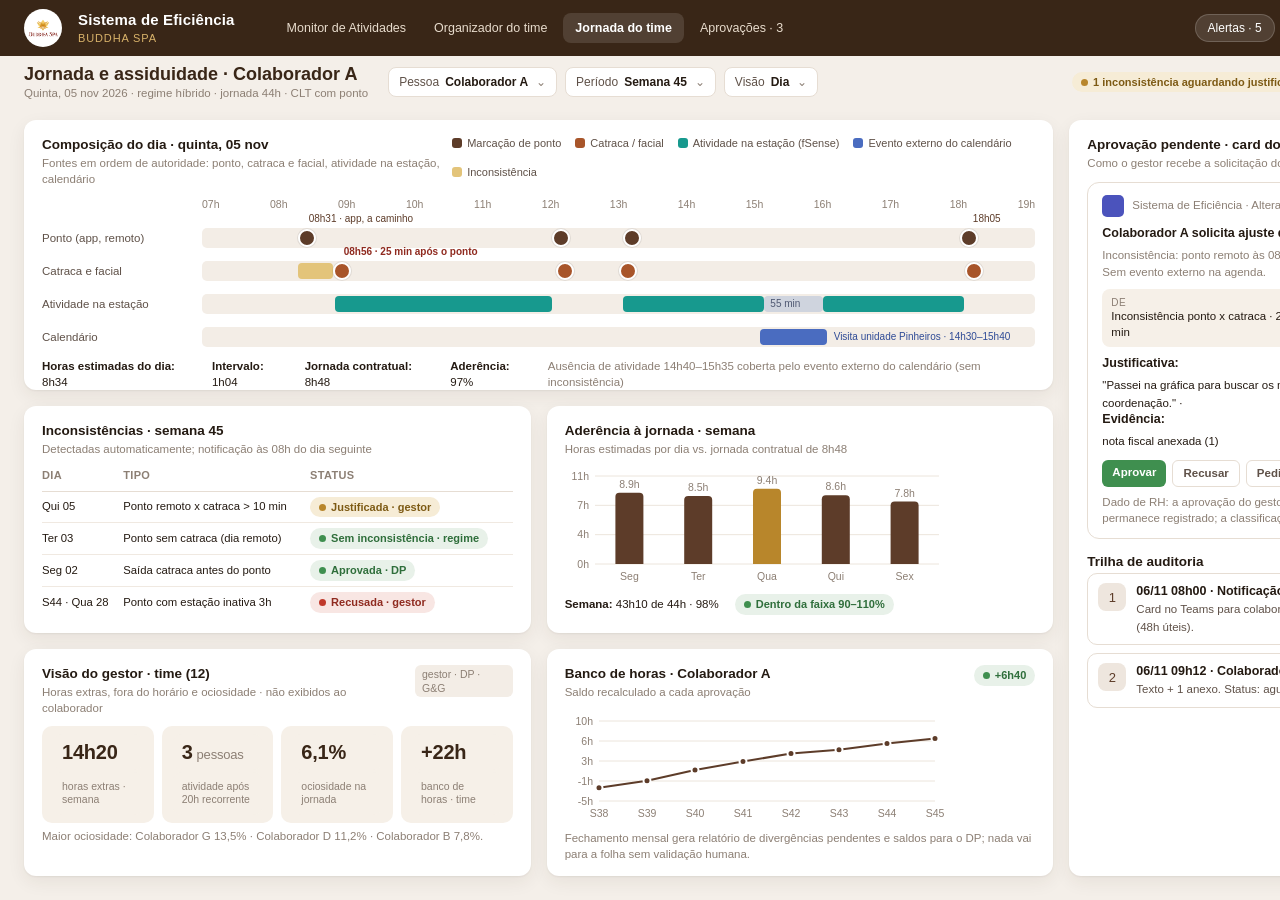
<file: docs/sistema-eficiencia/dashboards/dp_jornada.html>
<!doctype html><html lang="pt-BR"><head><meta charset="utf-8"><title>Gestão de DP · Jornada</title>
<link rel="stylesheet" href="common.css">
<style>
.grid{grid-template-columns:repeat(12,1fr);grid-template-rows:270px minmax(0,1fr) minmax(0,1fr)}
.lanes{display:flex;flex-direction:column;gap:13px;margin-top:17px}
.lane{display:flex;align-items:center;gap:10px}
.lane .lab{width:150px;font-size:11.5px;color:var(--ink2)}
.lane .tr{flex:1;height:20px;background:#f3ede6;border-radius:5px;position:relative}
.mk{position:absolute;top:2px;height:16px;border-radius:4px}
.dot{position:absolute;top:1px;width:18px;height:18px;border-radius:50%;border:2px solid #fff;box-shadow:0 0 0 1px rgba(0,0,0,.08)}
.hours{display:flex;justify-content:space-between;font-size:10.5px;color:var(--muted);padding-left:160px}
.teams{border:1px solid var(--line);border-radius:12px;padding:12px 14px;background:#fff}
.teams .h{display:flex;align-items:center;gap:8px;font-size:11.5px;color:var(--muted);margin-bottom:8px}
.teams .h i{width:22px;height:22px;border-radius:5px;background:#4b53bc;display:inline-block}
.teams b{display:block;font-size:12.5px;margin-bottom:4px}
.teams .dp{display:grid;grid-template-columns:1fr 1fr;gap:8px;margin:8px 0}
.teams .dp div{background:var(--cream);border-radius:8px;padding:7px 9px;font-size:11.5px}
.teams .dp div span{display:block;font-size:10px;color:var(--muted);text-transform:uppercase;letter-spacing:.04em}
.teams .acts{display:flex;gap:6px}
.teams .acts span{border-radius:6px;padding:5px 10px;font-size:11.5px;font-weight:600;background:var(--ok);color:#fff}
.teams .acts span.n{background:#fff;border:1px solid var(--line);color:var(--ink2)}
.inc td{font-size:11.8px}
.kpi2{display:grid;grid-template-columns:repeat(4,1fr);gap:8px}
.kpi2 div{background:var(--cream);border-radius:10px;padding:8px 10px}
.kpi2 .kpi{font-size:20px}
.kpi2 .l{font-size:10.5px;color:var(--muted);margin-top:2px;line-height:1.25}
.lock{font-size:10.5px;color:var(--muted);background:#f3ede6;border-radius:6px;padding:2px 7px}
.card table td{padding:5px 8px 5px 0}
.inc td{font-size:11.3px}
</style></head><body>
<div class="topbar"><div class="logo"><img src="../../../novo_logo_BUDDHA_SPA_fundo_branco.png" alt=""></div><div class="brand">Sistema de Eficiência<small>Buddha Spa</small></div>
<nav><span>Monitor de Atividades</span><span>Organizador do time</span><span class="on">Jornada do time</span><span>Aprovações · 3</span></nav><div class="sp"></div>
<span class="chip">Alertas · 5</span><span class="chip"><span class="av">GO</span>Gestor(a) · Operações · SAF e Implantação</span></div>
<div class="filters"><div class="title">Jornada e assiduidade · Colaborador A<small>Quinta, 05 nov 2026 · regime híbrido · jornada 44h · CLT com ponto</small></div>
<div class="f">Pessoa <b>Colaborador A</b></div><div class="f">Período <b>Semana 45</b></div><div class="f">Visão <b>Dia</b></div>
<div class="sp"></div><span class="pill p-warn"><i></i>1 inconsistência aguardando justificativa</span><span class="btn">Solicitar ajuste (De/Para)</span><span class="btn primary">Exportar</span></div>

<div class="grid">
  <div class="card" style="grid-column:span 8"><div class="hd"><div><h3>Composição do dia · quinta, 05 nov</h3><div class="sub">Fontes em ordem de autoridade: ponto, catraca e facial, atividade na estação, calendário</div></div>
    <div class="legend" style="margin:0"><span style="--c:#5d3c29">Marcação de ponto</span><span style="--c:#a8552a">Catraca / facial</span><span style="--c:#17998e">Atividade na estação (fSense)</span><span style="--c:#4a6cc0">Evento externo do calendário</span><span style="--c:#e3c47a">Inconsistência</span></div></div>
    <div class="hours"><span>07h</span><span>08h</span><span>09h</span><span>10h</span><span>11h</span><span>12h</span><span>13h</span><span>14h</span><span>15h</span><span>16h</span><span>17h</span><span>18h</span><span>19h</span></div>
    <div class="lanes">
      <div class="lane"><span class="lab">Ponto (app, remoto)</span><div class="tr"><span class="dot" style="left:11.5%;background:#5d3c29"></span><span class="dot" style="left:42%;background:#5d3c29"></span><span class="dot" style="left:50.5%;background:#5d3c29"></span><span class="dot" style="left:91%;background:#5d3c29"></span>
        <span style="position:absolute;left:12.8%;top:-16px;font-size:10px;color:#5d3c29">08h31 · app, a caminho</span><span style="position:absolute;left:92.5%;top:-16px;font-size:10px;color:#5d3c29">18h05</span></div></div>
      <div class="lane"><span class="lab">Catraca e facial</span><div class="tr"><span class="mk" style="left:11.5%;width:4.2%;background:#e3c47a"></span><span class="dot" style="left:15.7%;background:#a8552a"></span><span class="dot" style="left:42.5%;background:#a8552a"></span><span class="dot" style="left:50%;background:#a8552a"></span><span class="dot" style="left:91.6%;background:#a8552a"></span>
        <span style="position:absolute;left:17%;top:-16px;font-size:10px;color:#8f2a1f;font-weight:600">08h56 · 25 min após o ponto</span></div></div>
      <div class="lane"><span class="lab">Atividade na estação</span><div class="tr"><span class="mk" style="left:16%;width:26%;background:#17998e"></span><span class="mk" style="left:50.5%;width:17%;background:#17998e"></span><span class="mk" style="left:67.5%;width:7%;background:#cfd4de"></span><span class="mk" style="left:74.5%;width:17%;background:#17998e"></span>
        <span style="position:absolute;left:68.2%;top:3px;font-size:10px;color:#4f5872">55 min</span></div></div>
      <div class="lane"><span class="lab">Calendário</span><div class="tr"><span class="mk" style="left:67%;width:8%;background:#4a6cc0"></span><span style="position:absolute;left:75.8%;top:3px;font-size:10px;color:#2f4b96">Visita unidade Pinheiros · 14h30–15h40</span></div></div>
    </div>
    <div class="row" style="margin-top:12px;gap:16px"><span class="small"><b>Horas estimadas do dia:</b> 8h34</span><span class="small"><b>Intervalo:</b> 1h04</span><span class="small"><b>Jornada contratual:</b> 8h48</span><span class="small"><b>Aderência:</b> 97%</span><span class="small muted">Ausência de atividade 14h40–15h35 coberta pelo evento externo do calendário (sem inconsistência)</span></div></div>

  <div class="card" style="grid-column:span 4;grid-row:span 3"><div class="hd"><div><h3>Aprovação pendente · card do Teams</h3><div class="sub">Como o gestor recebe a solicitação do colaborador</div></div><span class="pill p-warn"><i></i>48h úteis · restam 31h</span></div>
    <div class="teams"><div class="h"><i></i>Sistema de Eficiência · Alteração de dado</div>
      <b>Colaborador A solicita ajuste de classificação · 05/11</b>
      <span class="small muted">Inconsistência: ponto remoto às 08h31 e catraca às 08h56 (25 min; limite 10 min). Sem evento externo na agenda.</span>
      <div class="dp"><div><span>De</span>Inconsistência ponto x catraca · 25 min</div><div><span>Para</span>Deslocamento a serviço · retirada de material na gráfica</div></div>
      <span class="small"><b>Justificativa:</b> "Passei na gráfica para buscar os materiais do treinamento de Curitiba a pedido da coordenação." · <b>Evidência:</b> nota fiscal anexada (1)</span>
      <div class="acts" style="margin-top:10px"><span>Aprovar</span><span class="n">Recusar</span><span class="n">Pedir informação</span></div>
      <div class="small muted" style="margin-top:8px">Dado de RH: a aprovação do gestor segue para validação do DP. Fato bruto permanece registrado; a classificação muda com log De/Para.</div></div>
    <h3 style="margin-top:14px">Trilha de auditoria</h3>
    <div class="list">
      <div class="item"><span class="ic" style="background:#eee6de;color:#5d3c29">1</span><div><b>06/11 08h00 · Notificação enviada</b><span>Card no Teams para colaborador e gestor. Prazo de justificativa até 10/11 08h00 (48h úteis).</span></div></div>
      <div class="item"><span class="ic" style="background:#eee6de;color:#5d3c29">2</span><div><b>06/11 09h12 · Colaborador justificou</b><span>Texto + 1 anexo. Status: aguardando gestor.</span></div></div>
    </div></div>

  <div class="card" style="grid-column:span 4"><div class="hd"><div><h3>Inconsistências · semana 45</h3><div class="sub">Detectadas automaticamente; notificação às 08h do dia seguinte</div></div></div>
    <table class="inc"><thead><tr><th>Dia</th><th>Tipo</th><th style="white-space:nowrap">Status</th></tr></thead><tbody>
      <tr><td>Qui 05</td><td>Ponto remoto x catraca &gt; 10 min</td><td><span class="pill p-warn"><i></i>Justificada · gestor</span></td></tr>
      <tr><td>Ter 03</td><td>Ponto sem catraca (dia remoto)</td><td><span class="pill p-ok"><i></i>Sem inconsistência · regime</span></td></tr>
      <tr><td>Seg 02</td><td>Saída catraca antes do ponto</td><td><span class="pill p-ok"><i></i>Aprovada · DP</span></td></tr>
      <tr><td>S44 · Qua 28</td><td>Ponto com estação inativa 3h</td><td><span class="pill p-bad"><i></i>Recusada · gestor</span></td></tr>
    </tbody></table></div>

  <div class="card" style="grid-column:span 4"><div class="hd"><div><h3>Aderência à jornada · semana</h3><div class="sub">Horas estimadas por dia vs. jornada contratual de 8h48</div></div></div><div id="ader"></div>
    <div class="row" style="gap:16px;margin-top:4px"><span class="small"><b>Semana:</b> 43h10 de 44h · 98%</span><span class="pill p-ok"><i></i>Dentro da faixa 90–110%</span></div></div>

  <div class="card" style="grid-column:span 4"><div class="hd"><div><h3>Visão do gestor · time (12)</h3><div class="sub">Horas extras, fora do horário e ociosidade · não exibidos ao colaborador</div></div><span class="lock">gestor · DP · G&amp;G</span></div>
    <div class="kpi2"><div><div class="kpi">14h20</div><div class="l">horas extras · semana</div></div><div><div class="kpi">3<small>pessoas</small></div><div class="l">atividade após 20h recorrente</div></div><div><div class="kpi">6,1%</div><div class="l">ociosidade na jornada</div></div><div><div class="kpi">+22h</div><div class="l">banco de horas · time</div></div></div>
    <div class="small muted" style="margin-top:6px">Maior ociosidade: Colaborador G 13,5% · Colaborador D 11,2% · Colaborador B 7,8%.</div></div>

  <div class="card" style="grid-column:span 4"><div class="hd"><div><h3>Banco de horas · Colaborador A</h3><div class="sub">Saldo recalculado a cada aprovação</div></div><span class="pill p-ok"><i></i>+6h40</span></div><div id="banco"></div>
    <div class="small muted" style="margin-top:4px">Fechamento mensal gera relatório de divergências pendentes e saldos para o DP; nada vai para a folha sem validação humana.</div></div>
</div>
<script src="common.js"></script>
<script>
fill('ader',cols(380,118,[{label:'Seg',value:8.9},{label:'Ter',value:8.5},{label:'Qua',value:9.4,color:'#b8862b'},{label:'Qui',value:8.6},{label:'Sex',value:7.8}],{max:11,color:'#5d3c29',fmt:v=>v+'h'}));
fill('banco',line(380,112,[{values:[-2.5,-1.2,0.8,2.4,3.9,4.6,5.8,6.7],color:'#5d3c29',label:''}],['S38','S39','S40','S41','S42','S43','S44','S45'],{min:-5,max:10,fmt:v=>v+'h'}));
</script></body></html>
</file>
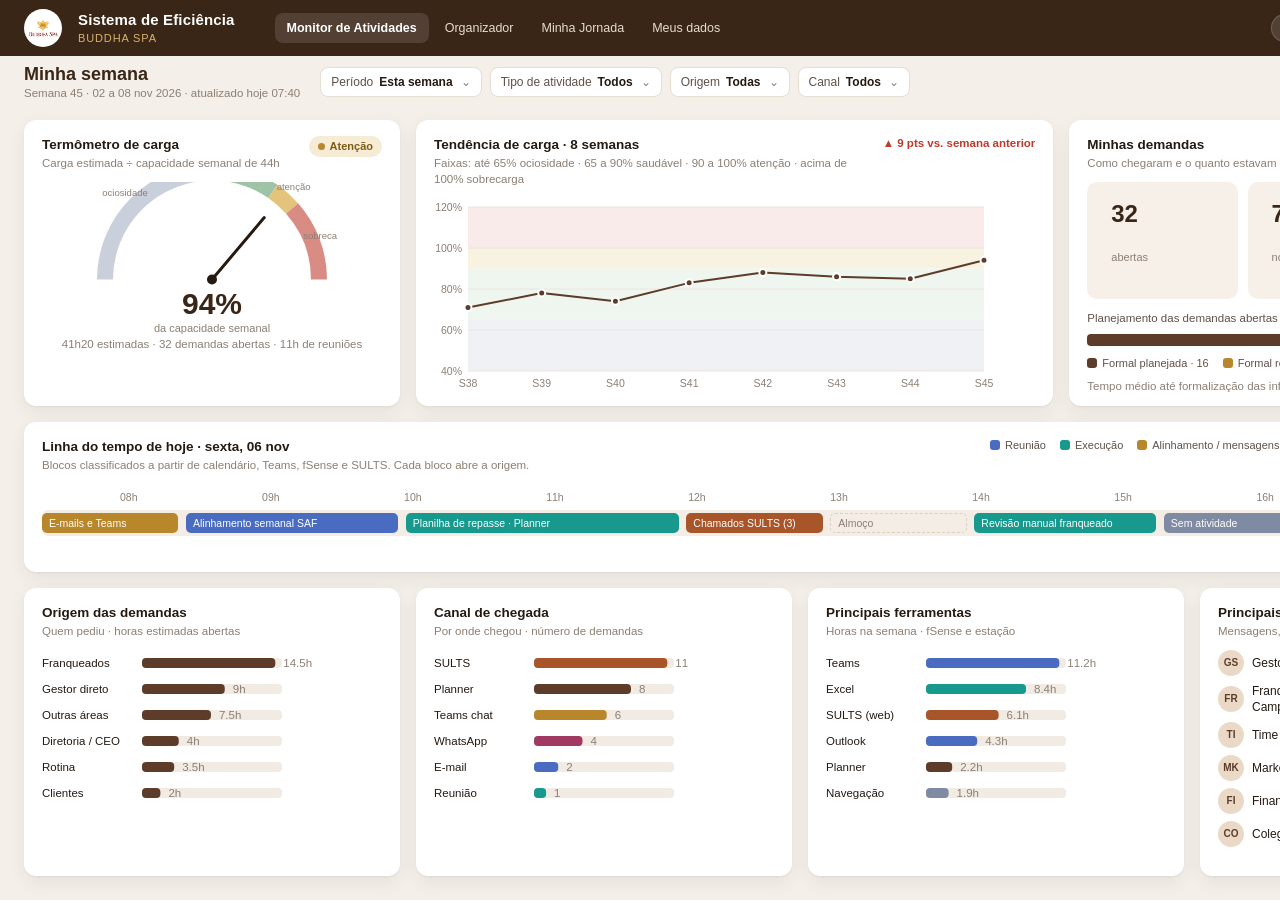
<file: docs/sistema-eficiencia/dashboards/monitor_colaborador.html>
<!doctype html><html lang="pt-BR"><head><meta charset="utf-8"><title>Monitor de Atividades · Colaborador</title>
<link rel="stylesheet" href="common.css">
<style>
.grid{grid-template-columns:repeat(12,1fr);grid-template-rows:286px 150px 1fr}
.tl{position:relative;height:74px;margin-top:6px}
.tl .hours{display:flex;justify-content:space-between;font-size:10.5px;color:var(--muted);margin-bottom:6px}
.tl .lane{position:relative;height:26px;border-radius:6px;background:#f3ede6}
.tl .blk{position:absolute;top:3px;height:20px;border-radius:5px;font-size:10.5px;color:#fff;display:flex;align-items:center;padding:0 7px;white-space:nowrap;overflow:hidden}
.tl .lab{position:absolute;left:0;font-size:10.5px;color:var(--muted);width:70px;line-height:26px}
.tl .lanewrap{display:flex;gap:8px;align-items:center}
.tl .lanewrap .lane{flex:1}
.kpis3{display:grid;grid-template-columns:1fr 1fr 1fr;gap:10px;margin-bottom:12px}
.kpis3 div{background:var(--cream);border-radius:10px;padding:10px 12px}
.kpis3 .kpi{font-size:24px}
.kpis3 .l{font-size:11px;color:var(--muted);margin-top:4px}
.inter{display:flex;flex-direction:column;gap:7px}
.inter .r{display:flex;align-items:center;gap:8px;font-size:12px}
.inter .av{width:26px;height:26px;border-radius:50%;background:var(--sand);color:var(--cafe2);display:flex;align-items:center;justify-content:center;font-size:10px;font-weight:700}
.inter .bar{flex:1}
</style></head><body>
<div class="topbar"><div class="logo"><img src="../../../novo_logo_BUDDHA_SPA_fundo_branco.png" alt=""></div><div class="brand">Sistema de Eficiência<small>Buddha Spa</small></div>
<nav><span class="on">Monitor de Atividades</span><span>Organizador</span><span>Minha Jornada</span><span>Meus dados</span></nav><div class="sp"></div>
<span class="chip">Alertas · 2</span><span class="chip"><span class="av">AP</span>Ana P. · Analista · Operações</span></div>
<div class="filters"><div class="title">Minha semana<small>Semana 45 · 02 a 08 nov 2026 · atualizado hoje 07:40</small></div>
<div class="f">Período <b>Esta semana</b></div><div class="f">Tipo de atividade <b>Todos</b></div><div class="f">Origem <b>Todas</b></div><div class="f">Canal <b>Todos</b></div>
<div class="sp"></div><span class="btn warn">! Isto está errado ou incompleto</span><span class="btn">Exportar</span></div>

<div class="grid">
  <div class="card" style="grid-column:span 3"><div class="hd"><div><h3>Termômetro de carga</h3><div class="sub">Carga estimada ÷ capacidade semanal de 44h</div></div><span class="pill p-warn"><i></i>Atenção</span></div>
    <div id="g" style="display:flex;justify-content:center"></div>
    <div class="small muted" style="text-align:center;margin-top:-2px">41h20 estimadas · 32 demandas abertas · 11h de reuniões</div></div>

  <div class="card" style="grid-column:span 5"><div class="hd"><div><h3>Tendência de carga · 8 semanas</h3><div class="sub">Faixas: até 65% ociosidade · 65 a 90% saudável · 90 a 100% atenção · acima de 100% sobrecarga</div></div><span class="delta down">▲ 9 pts vs. semana anterior</span></div>
    <div id="trend"></div></div>

  <div class="card" style="grid-column:span 4"><div class="hd"><div><h3>Minhas demandas</h3><div class="sub">Como chegaram e o quanto estavam planejadas</div></div></div>
    <div class="kpis3"><div><div class="kpi">32</div><div class="l">abertas</div></div><div><div class="kpi">7</div><div class="l">novas na semana</div></div><div><div class="kpi">9</div><div class="l">concluídas · 7 no prazo</div></div></div>
    <div class="small" style="margin-bottom:6px;color:var(--ink2)">Planejamento das demandas abertas</div>
    <div id="plan"></div>
    <div class="legend"><span style="--c:#5d3c29">Formal planejada · 16</span><span style="--c:#b8862b">Formal reativa · 9</span><span style="--c:#a03a62">Informal · 7</span></div>
    <div class="small muted" style="margin-top:8px">Tempo médio até formalização das informais: <b style="color:var(--ink)">3,4 dias</b></div></div>

  <div class="card" style="grid-column:span 12"><div class="hd"><div><h3>Linha do tempo de hoje · sexta, 06 nov</h3><div class="sub">Blocos classificados a partir de calendário, Teams, fSense e SULTS. Cada bloco abre a origem.</div></div>
    <div class="legend" style="margin:0"><span style="--c:#4a6cc0">Reunião</span><span style="--c:#17998e">Execução</span><span style="--c:#b8862b">Alinhamento / mensagens</span><span style="--c:#a8552a">Atendimento SULTS</span><span style="--c:#7f8aa3">Sem atividade detectada</span></div></div>
    <div class="tl">
      <div class="hours"><span style="margin-left:78px">08h</span><span>09h</span><span>10h</span><span>11h</span><span>12h</span><span>13h</span><span>14h</span><span>15h</span><span>16h</span><span>17h</span><span>18h</span></div>
      <div class="lanewrap"><span class="lab">Atividade</span><div class="lane">
        <div class="blk" style="left:0%;width:9%;background:#b8862b">E-mails e Teams</div>
        <div class="blk" style="left:9.5%;width:14%;background:#4a6cc0">Alinhamento semanal SAF</div>
        <div class="blk" style="left:24%;width:18%;background:#17998e">Planilha de repasse · Planner</div>
        <div class="blk" style="left:42.5%;width:9%;background:#a8552a">Chamados SULTS (3)</div>
        <div class="blk" style="left:52%;width:9%;background:#f3ede6;color:var(--muted);border:1px dashed #d9cfc3">Almoço</div>
        <div class="blk" style="left:61.5%;width:12%;background:#17998e">Revisão manual franqueado</div>
        <div class="blk" style="left:74%;width:9%;background:#7f8aa3">Sem atividade</div>
        <div class="blk" style="left:83.5%;width:16%;background:#4a6cc0">Reunião franqueado Campinas</div>
      </div></div>
    </div></div>

  <div class="card" style="grid-column:span 3"><h3>Origem das demandas</h3><div class="sub">Quem pediu · horas estimadas abertas</div><div id="orig"></div></div>
  <div class="card" style="grid-column:span 3"><h3>Canal de chegada</h3><div class="sub">Por onde chegou · número de demandas</div><div id="canal"></div></div>
  <div class="card" style="grid-column:span 3"><h3>Principais ferramentas</h3><div class="sub">Horas na semana · fSense e estação</div><div id="tools"></div></div>
  <div class="card" style="grid-column:span 3"><h3>Principais interações</h3><div class="sub">Mensagens, reuniões e chamados trocados</div>
    <div class="inter">
      <div class="r"><span class="av">GS</span><span style="width:120px">Gestor(a) direto</span><div class="bar"><b style="width:92%"></b></div><span class="muted">64</span></div>
      <div class="r"><span class="av">FR</span><span style="width:120px">Franqueado Campinas</span><div class="bar"><b style="width:70%"></b></div><span class="muted">48</span></div>
      <div class="r"><span class="av">TI</span><span style="width:120px">Time TI · Suporte</span><div class="bar"><b style="width:46%"></b></div><span class="muted">31</span></div>
      <div class="r"><span class="av">MK</span><span style="width:120px">Marketing · Mídia</span><div class="bar"><b style="width:35%"></b></div><span class="muted">24</span></div>
      <div class="r"><span class="av">FI</span><span style="width:120px">Financeiro · Contas</span><div class="bar"><b style="width:28%"></b></div><span class="muted">19</span></div>
      <div class="r"><span class="av">CO</span><span style="width:120px">Colega B · SAF</span><div class="bar"><b style="width:22%"></b></div><span class="muted">15</span></div>
    </div></div>
</div>
<script src="common.js"></script>
<script>
fill('g',gauge(250,94,{max:130,label:'da capacidade semanal',bands:[{from:0,to:65,color:'#c9cfdb',label:'ociosidade'},{from:65,to:90,color:'#9fc3a6',label:'saudável'},{from:90,to:100,color:'#e3c47a',label:'atenção'},{from:100,to:130,color:'#d98c84',label:'sobrecarga'}]}));
fill('trend',line(560,196,[{values:[71,78,74,83,88,86,85,94],color:'#5d3c29',label:''}],['S38','S39','S40','S41','S42','S43','S44','S45'],{min:40,max:120,fmt:v=>v+'%',bands:[{from:40,to:65,color:'#eef0f4'},{from:65,to:90,color:'#edf5ee'},{from:90,to:100,color:'#f8f1dd'},{from:100,to:120,color:'#f9e9e7'}]}));
fill('plan',stack(400,12,[{value:16,color:'#5d3c29'},{value:9,color:'#b8862b'},{value:7,color:'#a03a62'}]));
fill('orig',hbars(300,[{label:'Franqueados',value:14.5},{label:'Gestor direto',value:9},{label:'Outras áreas',value:7.5},{label:'Diretoria / CEO',value:4},{label:'Rotina',value:3.5},{label:'Clientes',value:2}],{labelW:100,valueFmt:v=>v+'h'}));
fill('canal',hbars(300,[{label:'SULTS',value:11,color:'#a8552a'},{label:'Planner',value:8,color:'#5d3c29'},{label:'Teams chat',value:6,color:'#b8862b'},{label:'WhatsApp',value:4,color:'#a03a62'},{label:'E-mail',value:2,color:'#4a6cc0'},{label:'Reunião',value:1,color:'#17998e'}],{labelW:100}));
fill('tools',hbars(300,[{label:'Teams',value:11.2,color:'#4a6cc0'},{label:'Excel',value:8.4,color:'#17998e'},{label:'SULTS (web)',value:6.1,color:'#a8552a'},{label:'Outlook',value:4.3,color:'#4a6cc0'},{label:'Planner',value:2.2,color:'#5d3c29'},{label:'Navegação',value:1.9,color:'#7f8aa3'}],{labelW:100,valueFmt:v=>v+'h'}));
</script></body></html>
</file>
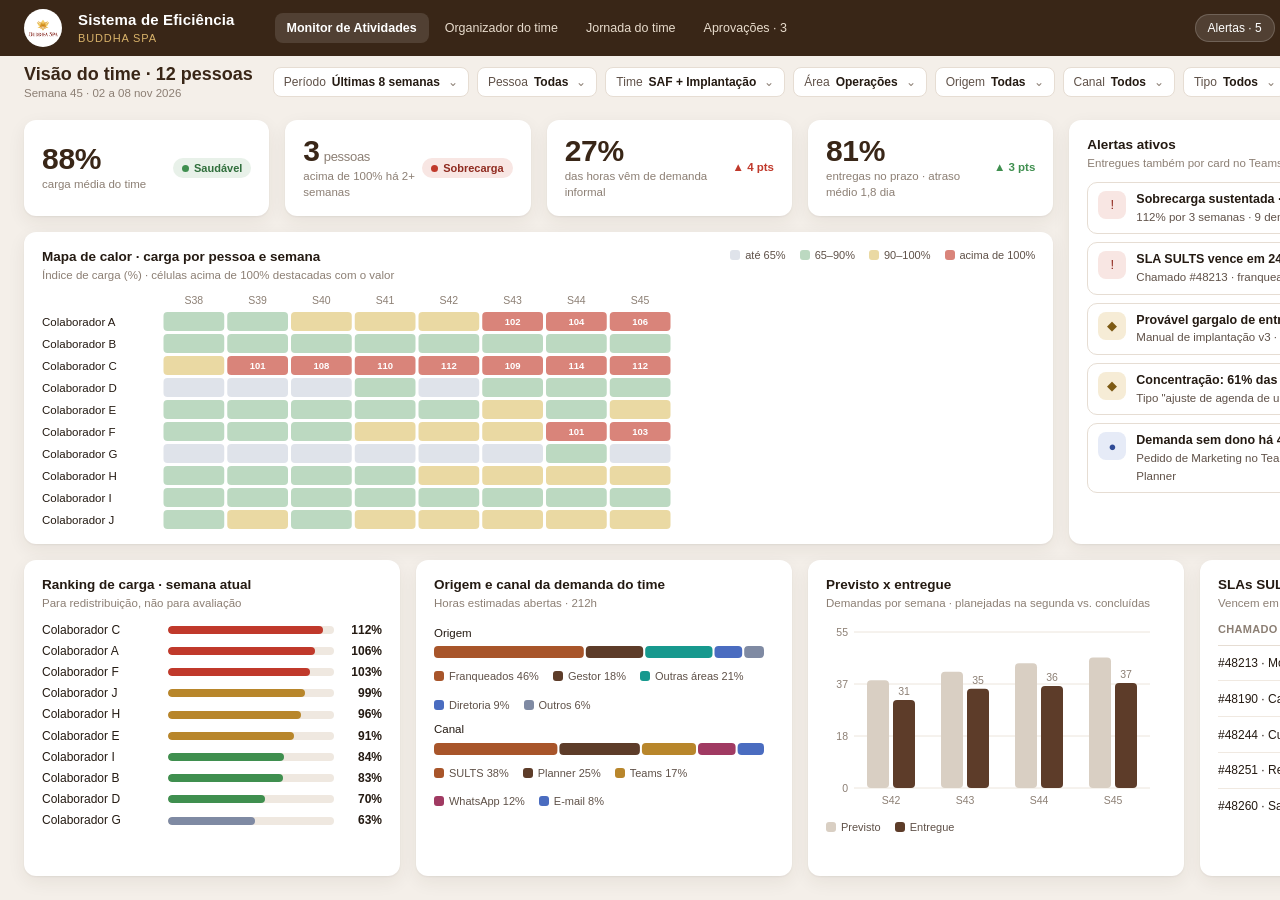
<file: docs/sistema-eficiencia/dashboards/monitor_gestor.html>
<!doctype html><html lang="pt-BR"><head><meta charset="utf-8"><title>Monitor de Atividades · Gestor</title>
<link rel="stylesheet" href="common.css">
<style>
.grid{grid-template-columns:repeat(12,1fr);grid-template-rows:96px 312px minmax(0,1fr)}
.kpi-card{flex-direction:row;align-items:center;justify-content:space-between;padding:14px 18px}
.kpi-card .l{font-size:11.5px;color:var(--muted);margin-top:3px}
.alerts .item{padding:8px 10px}
.rank{display:flex;flex-direction:column;gap:5px}
.rank .r{display:flex;align-items:center;gap:8px;font-size:12px}
.rank .r span:first-child{width:118px}
.rank .bar{flex:1}
.rank .v{width:40px;text-align:right;font-weight:600}
.sla td{padding:7px 8px 7px 0}
</style></head><body>
<div class="topbar"><div class="logo"><img src="../../../novo_logo_BUDDHA_SPA_fundo_branco.png" alt=""></div><div class="brand">Sistema de Eficiência<small>Buddha Spa</small></div>
<nav><span class="on">Monitor de Atividades</span><span>Organizador do time</span><span>Jornada do time</span><span>Aprovações · 3</span></nav><div class="sp"></div>
<span class="chip">Alertas · 5</span><span class="chip"><span class="av">GO</span>Gestor(a) · Operações · SAF e Implantação</span></div>
<div class="filters"><div class="title">Visão do time · 12 pessoas<small>Semana 45 · 02 a 08 nov 2026</small></div>
<div class="f">Período <b>Últimas 8 semanas</b></div><div class="f">Pessoa <b>Todas</b></div><div class="f">Time <b>SAF + Implantação</b></div><div class="f">Área <b>Operações</b></div><div class="f">Origem <b>Todas</b></div><div class="f">Canal <b>Todos</b></div><div class="f">Tipo <b>Todos</b></div>
<div class="sp"></div><span class="btn">Exportar PDF</span><span class="btn primary">Abrir Organizador</span></div>

<div class="grid">
  <div class="card kpi-card" style="grid-column:span 2"><div><div class="kpi">88%</div><div class="l">carga média do time</div></div><span class="pill p-ok"><i></i>Saudável</span></div>
  <div class="card kpi-card" style="grid-column:span 2"><div><div class="kpi">3<small>pessoas</small></div><div class="l">acima de 100% há 2+ semanas</div></div><span class="pill p-bad"><i></i>Sobrecarga</span></div>
  <div class="card kpi-card" style="grid-column:span 2"><div><div class="kpi">27%</div><div class="l">das horas vêm de demanda informal</div></div><span class="delta down">▲ 4 pts</span></div>
  <div class="card kpi-card" style="grid-column:span 2"><div><div class="kpi">81%</div><div class="l">entregas no prazo · atraso médio 1,8 dia</div></div><span class="delta up">▲ 3 pts</span></div>
  <div class="card alerts" style="grid-column:span 4;grid-row:span 2"><div class="hd"><div><h3>Alertas ativos</h3><div class="sub">Entregues também por card no Teams</div></div><span class="pill p-bad"><i></i>5 abertos</span></div>
    <div class="list">
      <div class="item"><span class="ic" style="background:#f8e6e3;color:#8f2a1f">!</span><div><b>Sobrecarga sustentada · Colaborador C</b><span>112% por 3 semanas · 9 demandas de franqueados sem prazo formal</span></div></div>
      <div class="item"><span class="ic" style="background:#f8e6e3;color:#8f2a1f">!</span><div><b>SLA SULTS vence em 24h sem movimentação</b><span>Chamado #48213 · franqueado Moema · Colaborador F</span></div></div>
      <div class="item"><span class="ic" style="background:#f6ecd6;color:#7d5a14">◆</span><div><b>Provável gargalo de entrega</b><span>Manual de implantação v3 · prazo em 3 dias · 20% concluído · Colaborador A</span></div></div>
      <div class="item"><span class="ic" style="background:#f6ecd6;color:#7d5a14">◆</span><div><b>Concentração: 61% das demandas de SAF em uma pessoa</b><span>Tipo "ajuste de agenda de unidade" atendido só por Colaborador C</span></div></div>
      <div class="item"><span class="ic" style="background:#e6ebf7;color:#2f4b96">●</span><div><b>Demanda sem dono há 4 dias úteis</b><span>Pedido de Marketing no Teams · campanha Black November · sem tarefa no Planner</span></div></div>
    </div></div>

  <div class="card" style="grid-column:span 8"><div class="hd"><div><h3>Mapa de calor · carga por pessoa e semana</h3><div class="sub">Índice de carga (%) · células acima de 100% destacadas com o valor</div></div>
    <div class="legend" style="margin:0"><span style="--c:#dfe3ea">até 65%</span><span style="--c:#bcd9c1">65–90%</span><span style="--c:#ead9a3">90–100%</span><span style="--c:#d9847a">acima de 100%</span></div></div>
    <div id="heat"></div></div>

  <div class="card" style="grid-column:span 3"><h3>Ranking de carga · semana atual</h3><div class="sub">Para redistribuição, não para avaliação</div>
    <div class="rank" id="rank"></div></div>
  <div class="card" style="grid-column:span 3"><h3>Origem e canal da demanda do time</h3><div class="sub">Horas estimadas abertas · 212h</div>
    <div class="small" style="margin:4px 0 4px">Origem</div><div id="orig"></div>
    <div class="legend"><span style="--c:#a8552a">Franqueados 46%</span><span style="--c:#5d3c29">Gestor 18%</span><span style="--c:#17998e">Outras áreas 21%</span><span style="--c:#4a6cc0">Diretoria 9%</span><span style="--c:#7f8aa3">Outros 6%</span></div>
    <div class="small" style="margin:10px 0 4px">Canal</div><div id="canal"></div>
    <div class="legend"><span style="--c:#a8552a">SULTS 38%</span><span style="--c:#5d3c29">Planner 25%</span><span style="--c:#b8862b">Teams 17%</span><span style="--c:#a03a62">WhatsApp 12%</span><span style="--c:#4a6cc0">E-mail 8%</span></div></div>
  <div class="card" style="grid-column:span 3"><h3>Previsto x entregue</h3><div class="sub">Demandas por semana · planejadas na segunda vs. concluídas</div><div id="pxe"></div>
    <div class="legend"><span style="--c:#d9cfc3">Previsto</span><span style="--c:#5d3c29">Entregue</span></div></div>
  <div class="card" style="grid-column:span 3"><h3>SLAs SULTS em risco</h3><div class="sub">Vencem em até 48h</div>
    <table class="sla"><thead><tr><th>Chamado</th><th>Resp.</th><th>Vence</th></tr></thead><tbody>
      <tr><td>#48213 · Moema · agenda</td><td>Colab. F</td><td><span class="pill p-bad"><i></i>14h</span></td></tr>
      <tr><td>#48190 · Campinas · repasse</td><td>Colab. A</td><td><span class="pill p-bad"><i></i>22h</span></td></tr>
      <tr><td>#48244 · Curitiba · treinamento</td><td>Colab. C</td><td><span class="pill p-warn"><i></i>31h</span></td></tr>
      <tr><td>#48251 · Recife · implantação</td><td>Colab. H</td><td><span class="pill p-warn"><i></i>40h</span></td></tr>
      <tr><td>#48260 · Santos · contrato</td><td>Colab. B</td><td><span class="pill p-warn"><i></i>46h</span></td></tr>
    </tbody></table></div>
</div>
<script src="common.js"></script>
<script>
const sc=v=>v>100?'#d9847a':v>90?'#ead9a3':v>65?'#bcd9c1':'#dfe3ea';
const rows=[['Colaborador A',[82,88,91,95,97,102,104,106]],['Colaborador B',[70,74,72,78,80,77,79,83]],['Colaborador C',[96,101,108,110,112,109,114,112]],['Colaborador D',[61,58,63,66,64,69,71,70]],['Colaborador E',[84,86,83,88,90,92,89,91]],['Colaborador F',[77,80,85,92,96,99,101,103]],['Colaborador G',[55,60,58,62,61,64,66,63]],['Colaborador H',[88,85,90,87,93,95,94,96]],['Colaborador I',[72,75,78,74,79,81,80,84]],['Colaborador J',[90,92,89,94,97,98,96,99]]];
fill('heat',heat(640,rows.map(r=>({label:r[0],values:r[1]})),['S38','S39','S40','S41','S42','S43','S44','S45'],{labelW:120,cell:19,gap:3,scale:sc}));
const rk=[['Colaborador C',112,'p-bad'],['Colaborador A',106,'p-bad'],['Colaborador F',103,'p-bad'],['Colaborador J',99,'p-warn'],['Colaborador H',96,'p-warn'],['Colaborador E',91,'p-warn'],['Colaborador I',84,'p-ok'],['Colaborador B',83,'p-ok'],['Colaborador D',70,'p-ok'],['Colaborador G',63,'p-idle']];
fill('rank',rk.map(r=>`<div class="r"><span>${r[0]}</span><div class="bar"><b style="width:${r[1]/120*100}%;background:${r[1]>100?'#c0392b':r[1]>90?'#b8862b':r[1]>65?'#3f8f4f':'#7f8aa3'}"></b></div><span class="v">${r[1]}%</span></div>`).join(''));
fill('orig',stack(330,12,[{value:46,color:'#a8552a'},{value:18,color:'#5d3c29'},{value:21,color:'#17998e'},{value:9,color:'#4a6cc0'},{value:6,color:'#7f8aa3'}]));
fill('canal',stack(330,12,[{value:38,color:'#a8552a'},{value:25,color:'#5d3c29'},{value:17,color:'#b8862b'},{value:12,color:'#a03a62'},{value:8,color:'#4a6cc0'}]));
// previsto x entregue as paired columns
(function(){const labs=['S42','S43','S44','S45'],prev=[38,41,44,46],ent=[31,35,36,37];const w=330,h=188,pad={l:28,r:6,t:10,b:22},iw=w-pad.l-pad.r,ih=h-pad.t-pad.b,mx=55;let out='';
for(let g=0;g<=3;g++){const v=mx*g/3,y=pad.t+ih-v/mx*ih;out+=`<line x1="${pad.l}" x2="${w-pad.r}" y1="${y}" y2="${y}" class="grid-line"/><text x="${pad.l-6}" y="${y+3.5}" text-anchor="end" class="axis">${Math.round(v)}</text>`;}
labs.forEach((l,i)=>{const gx=pad.l+i*(iw/4),bw=22,x1=gx+(iw/4)/2-bw-2,x2=gx+(iw/4)/2+2;const h1=prev[i]/mx*ih,h2=ent[i]/mx*ih;
out+=`<rect x="${x1}" y="${pad.t+ih-h1}" width="${bw}" height="${h1}" rx="4" fill="#d9cfc3"/><rect x="${x2}" y="${pad.t+ih-h2}" width="${bw}" height="${h2}" rx="4" fill="#5d3c29"/><text x="${x2+bw/2}" y="${pad.t+ih-h2-5}" text-anchor="middle" font-size="10.5" fill="#8c7f74">${ent[i]}</text><text x="${gx+(iw/4)/2}" y="${h-6}" text-anchor="middle" class="axis">${l}</text>`;});
fill('pxe',svg(w,h,out));})();
</script></body></html>
</file>
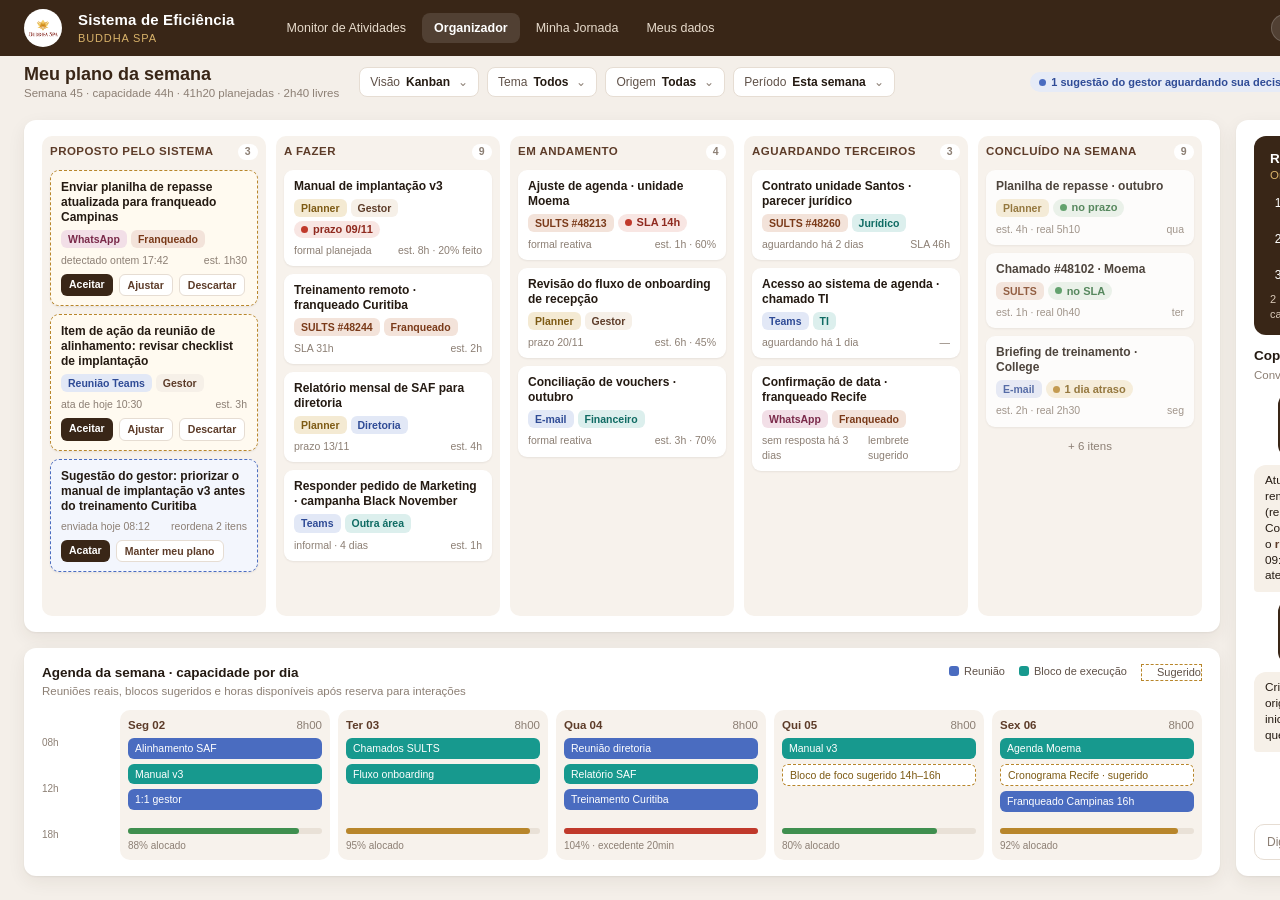
<file: docs/sistema-eficiencia/dashboards/organizador.html>
<!doctype html><html lang="pt-BR"><head><meta charset="utf-8"><title>Organizador de Atividades</title>
<link rel="stylesheet" href="common.css">
<style>
.grid{grid-template-columns:1fr 340px;grid-template-rows:1fr 228px}
.kanban{display:grid;grid-template-columns:repeat(5,1fr);gap:10px;flex:1;min-height:0}
.col{background:#f7f2ec;border-radius:10px;padding:8px;display:flex;flex-direction:column;gap:8px;min-width:0}
.col h4{margin:0 0 2px 0;font-size:11.5px;font-weight:600;color:var(--cafe2);display:flex;justify-content:space-between;text-transform:uppercase;letter-spacing:.04em}
.col h4 span{background:#fff;border-radius:10px;padding:0 7px;font-size:10.5px;color:var(--muted)}
.kc{background:#fff;border-radius:9px;padding:9px 10px;box-shadow:0 1px 2px rgba(57,38,23,.08);font-size:11.5px;display:flex;flex-direction:column;gap:5px}
.kc b{font-size:12px;color:var(--ink);line-height:1.25}
.kc .m{display:flex;gap:4px;flex-wrap:wrap}
.kc .f{display:flex;justify-content:space-between;color:var(--muted);font-size:10.5px}
.kc.prop{border:1px dashed var(--gold);background:#fffaf0}
.kc.sug{border:1px dashed #4a6cc0;background:#f3f6fd}
.kc .act{display:flex;gap:6px;margin-top:2px}
.kc .act span{border-radius:6px;padding:3px 8px;font-size:10.5px;font-weight:600;background:var(--terra);color:#fff}
.kc .act span.sec{background:#fff;border:1px solid var(--line);color:var(--cafe2)}
.chat{display:flex;flex-direction:column;gap:8px;flex:1;min-height:0}
.msg{max-width:92%;border-radius:12px;padding:8px 11px;font-size:11.8px;line-height:1.35}
.msg.me{align-self:flex-end;background:var(--terra);color:#fff;border-bottom-right-radius:4px}
.msg.bot{align-self:flex-start;background:var(--cream);color:var(--ink);border-bottom-left-radius:4px}
.msg.bot b{color:var(--cafe2)}
.input{border:1px solid var(--line);border-radius:10px;padding:9px 12px;font-size:12px;color:var(--muted);display:flex;justify-content:space-between;margin-top:auto}
.resumo{background:var(--terra);color:#fff;border-radius:12px;padding:14px 16px;margin-bottom:12px}
.resumo h3{color:#fff;margin:0}
.resumo .sub{color:var(--gold2)}
.resumo ol{margin:6px 0 0 0;padding-left:18px;font-size:12px;line-height:1.5}
.resumo .foot{font-size:11px;color:#d9c9b8;margin-top:8px}
.week{display:grid;grid-template-columns:70px repeat(5,1fr);gap:8px;flex:1}
.day{background:#f7f2ec;border-radius:10px;padding:8px;position:relative;display:flex;flex-direction:column;gap:5px}
.day h5{margin:0;font-size:11.5px;font-weight:600;color:var(--cafe2);display:flex;justify-content:space-between}
.day h5 span{font-weight:500;color:var(--muted)}
.ev{border-radius:6px;padding:4px 7px;font-size:10.5px;color:#fff;line-height:1.2}
.ev.sug{background:#fff;border:1px dashed var(--gold);color:#7d5a14}
.cap{height:6px;border-radius:3px;background:#e9e1d7;margin-top:auto;position:relative}
.cap b{position:absolute;left:0;top:0;bottom:0;border-radius:3px}
.cap+span{font-size:10px;color:var(--muted)}
.hrs{display:flex;flex-direction:column;justify-content:space-between;font-size:10px;color:var(--muted);padding:26px 0 18px 0}
</style></head><body>
<div class="topbar"><div class="logo"><img src="../../../novo_logo_BUDDHA_SPA_fundo_branco.png" alt=""></div><div class="brand">Sistema de Eficiência<small>Buddha Spa</small></div>
<nav><span>Monitor de Atividades</span><span class="on">Organizador</span><span>Minha Jornada</span><span>Meus dados</span></nav><div class="sp"></div>
<span class="chip">Alertas · 2</span><span class="chip"><span class="av">AP</span>Ana P. · Analista · Operações</span></div>
<div class="filters"><div class="title">Meu plano da semana<small>Semana 45 · capacidade 44h · 41h20 planejadas · 2h40 livres</small></div>
<div class="f">Visão <b>Kanban</b></div><div class="f">Tema <b>Todos</b></div><div class="f">Origem <b>Todas</b></div><div class="f">Período <b>Esta semana</b></div>
<div class="sp"></div><span class="pill p-info"><i></i>1 sugestão do gestor aguardando sua decisão</span><span class="btn">Replanejar semana</span><span class="btn primary">+ Nova demanda</span></div>

<div class="grid">
  <div class="card" style="grid-row:span 1">
    <div class="kanban">
      <div class="col"><h4>Proposto pelo sistema <span>3</span></h4>
        <div class="kc prop"><b>Enviar planilha de repasse atualizada para franqueado Campinas</b><div class="m"><span class="tag t5">WhatsApp</span><span class="tag t1">Franqueado</span></div><div class="f"><span>detectado ontem 17:42</span><span>est. 1h30</span></div><div class="act"><span>Aceitar</span><span class="sec">Ajustar</span><span class="sec">Descartar</span></div></div>
        <div class="kc prop"><b>Item de ação da reunião de alinhamento: revisar checklist de implantação</b><div class="m"><span class="tag t4">Reunião Teams</span><span class="tag">Gestor</span></div><div class="f"><span>ata de hoje 10:30</span><span>est. 3h</span></div><div class="act"><span>Aceitar</span><span class="sec">Ajustar</span><span class="sec">Descartar</span></div></div>
        <div class="kc sug"><b>Sugestão do gestor: priorizar o manual de implantação v3 antes do treinamento Curitiba</b><div class="f"><span>enviada hoje 08:12</span><span>reordena 2 itens</span></div><div class="act"><span>Acatar</span><span class="sec">Manter meu plano</span></div></div>
      </div>
      <div class="col"><h4>A fazer <span>9</span></h4>
        <div class="kc"><b>Manual de implantação v3</b><div class="m"><span class="tag t3">Planner</span><span class="tag">Gestor</span><span class="pill p-bad" style="padding:1px 7px"><i></i>prazo 09/11</span></div><div class="f"><span>formal planejada</span><span>est. 8h · 20% feito</span></div></div>
        <div class="kc"><b>Treinamento remoto · franqueado Curitiba</b><div class="m"><span class="tag t1">SULTS #48244</span><span class="tag t1">Franqueado</span></div><div class="f"><span>SLA 31h</span><span>est. 2h</span></div></div>
        <div class="kc"><b>Relatório mensal de SAF para diretoria</b><div class="m"><span class="tag t3">Planner</span><span class="tag t4">Diretoria</span></div><div class="f"><span>prazo 13/11</span><span>est. 4h</span></div></div>
        <div class="kc"><b>Responder pedido de Marketing · campanha Black November</b><div class="m"><span class="tag t4">Teams</span><span class="tag t2">Outra área</span></div><div class="f"><span>informal · 4 dias</span><span>est. 1h</span></div></div>
      </div>
      <div class="col"><h4>Em andamento <span>4</span></h4>
        <div class="kc"><b>Ajuste de agenda · unidade Moema</b><div class="m"><span class="tag t1">SULTS #48213</span><span class="pill p-bad" style="padding:1px 7px"><i></i>SLA 14h</span></div><div class="f"><span>formal reativa</span><span>est. 1h · 60%</span></div></div>
        <div class="kc"><b>Revisão do fluxo de onboarding de recepção</b><div class="m"><span class="tag t3">Planner</span><span class="tag">Gestor</span></div><div class="f"><span>prazo 20/11</span><span>est. 6h · 45%</span></div></div>
        <div class="kc"><b>Conciliação de vouchers · outubro</b><div class="m"><span class="tag t4">E-mail</span><span class="tag t2">Financeiro</span></div><div class="f"><span>formal reativa</span><span>est. 3h · 70%</span></div></div>
      </div>
      <div class="col"><h4>Aguardando terceiros <span>3</span></h4>
        <div class="kc"><b>Contrato unidade Santos · parecer jurídico</b><div class="m"><span class="tag t1">SULTS #48260</span><span class="tag t2">Jurídico</span></div><div class="f"><span>aguardando há 2 dias</span><span>SLA 46h</span></div></div>
        <div class="kc"><b>Acesso ao sistema de agenda · chamado TI</b><div class="m"><span class="tag t4">Teams</span><span class="tag t2">TI</span></div><div class="f"><span>aguardando há 1 dia</span><span>—</span></div></div>
        <div class="kc"><b>Confirmação de data · franqueado Recife</b><div class="m"><span class="tag t5">WhatsApp</span><span class="tag t1">Franqueado</span></div><div class="f"><span>sem resposta há 3 dias</span><span>lembrete sugerido</span></div></div>
      </div>
      <div class="col"><h4>Concluído na semana <span>9</span></h4>
        <div class="kc" style="opacity:.8"><b>Planilha de repasse · outubro</b><div class="m"><span class="tag t3">Planner</span><span class="pill p-ok" style="padding:1px 7px"><i></i>no prazo</span></div><div class="f"><span>est. 4h · real 5h10</span><span>qua</span></div></div>
        <div class="kc" style="opacity:.8"><b>Chamado #48102 · Moema</b><div class="m"><span class="tag t1">SULTS</span><span class="pill p-ok" style="padding:1px 7px"><i></i>no SLA</span></div><div class="f"><span>est. 1h · real 0h40</span><span>ter</span></div></div>
        <div class="kc" style="opacity:.8"><b>Briefing de treinamento · College</b><div class="m"><span class="tag t4">E-mail</span><span class="pill p-warn" style="padding:1px 7px"><i></i>1 dia atraso</span></div><div class="f"><span>est. 2h · real 2h30</span><span>seg</span></div></div>
        <div class="small muted" style="text-align:center;margin-top:4px">+ 6 itens</div>
      </div>
    </div>
  </div>

  <div class="card" style="grid-row:span 2">
    <div class="resumo"><h3>Resumo das 08h · sexta, 06 nov</h3><div class="sub">Onde concentrar energia hoje</div>
      <ol><li>Fechar <b>ajuste de agenda Moema</b> (SLA vence 14h)</li><li>Avançar <b>manual de implantação v3</b> (prazo 09/11, 20%)</li><li>Preparar <b>reunião franqueado Campinas</b> 16h</li></ol>
      <div class="foot">2 reuniões · 1 prazo amanhã · 1 item vencido ontem · carga da semana 94%</div></div>
    <h3>Copiloto</h3><div class="sub">Converse para ajustar o plano. Tudo fica registrado.</div>
    <div class="chat">
      <div class="msg me">O manual v3 vai levar 12h, não 8h. E a conciliação de vouchers foi cancelada pelo Financeiro.</div>
      <div class="msg bot">Atualizei a estimativa do <b>manual v3 para 12h</b> e removi a <b>conciliação de vouchers</b> do plano (registrado como cancelada pelo solicitante).<br>Com isso sua semana vai a <b>102%</b>. Sugiro mover o <b>relatório mensal de SAF</b> para segunda, dia 09: ele cabe na manhã livre e o prazo continua atendido. Aplico?</div>
      <div class="msg me">Sim. E saí de uma reunião com o franqueado Recife: precisamos entregar o cronograma de implantação até dia 18.</div>
      <div class="msg bot">Criei <b>"Cronograma de implantação · Recife"</b>, origem franqueado, prazo 18/11, estimativa inicial 4h (base: cronogramas anteriores). Quer que eu também crie a tarefa no <b>Planner</b>?</div>
      <div class="input"><span>Digite ou anexe um arquivo…</span><span>↑</span></div>
    </div>
  </div>

  <div class="card"><div class="hd"><div><h3>Agenda da semana · capacidade por dia</h3><div class="sub">Reuniões reais, blocos sugeridos e horas disponíveis após reserva para interações</div></div>
    <div class="legend" style="margin:0"><span style="--c:#4a6cc0">Reunião</span><span style="--c:#17998e">Bloco de execução</span><span style="--c:#fff;border:1px dashed #b8862b">Sugerido</span></div></div>
    <div class="week">
      <div class="hrs"><span>08h</span><span>12h</span><span>18h</span></div>
      <div class="day"><h5>Seg 02 <span>8h00</span></h5><div class="ev" style="background:#4a6cc0">Alinhamento SAF</div><div class="ev" style="background:#17998e">Manual v3</div><div class="ev" style="background:#4a6cc0">1:1 gestor</div><div class="cap"><b style="width:88%;background:#3f8f4f"></b></div><span>88% alocado</span></div>
      <div class="day"><h5>Ter 03 <span>8h00</span></h5><div class="ev" style="background:#17998e">Chamados SULTS</div><div class="ev" style="background:#17998e">Fluxo onboarding</div><div class="cap"><b style="width:95%;background:#b8862b"></b></div><span>95% alocado</span></div>
      <div class="day"><h5>Qua 04 <span>8h00</span></h5><div class="ev" style="background:#4a6cc0">Reunião diretoria</div><div class="ev" style="background:#17998e">Relatório SAF</div><div class="ev" style="background:#4a6cc0">Treinamento Curitiba</div><div class="cap"><b style="width:100%;background:#c0392b"></b></div><span>104% · excedente 20min</span></div>
      <div class="day"><h5>Qui 05 <span>8h00</span></h5><div class="ev" style="background:#17998e">Manual v3</div><div class="ev sug">Bloco de foco sugerido 14h–16h</div><div class="cap"><b style="width:80%;background:#3f8f4f"></b></div><span>80% alocado</span></div>
      <div class="day"><h5>Sex 06 <span>8h00</span></h5><div class="ev" style="background:#17998e">Agenda Moema</div><div class="ev sug">Cronograma Recife · sugerido</div><div class="ev" style="background:#4a6cc0">Franqueado Campinas 16h</div><div class="cap"><b style="width:92%;background:#b8862b"></b></div><span>92% alocado</span></div>
    </div></div>
</div>
</body></html>
</file>
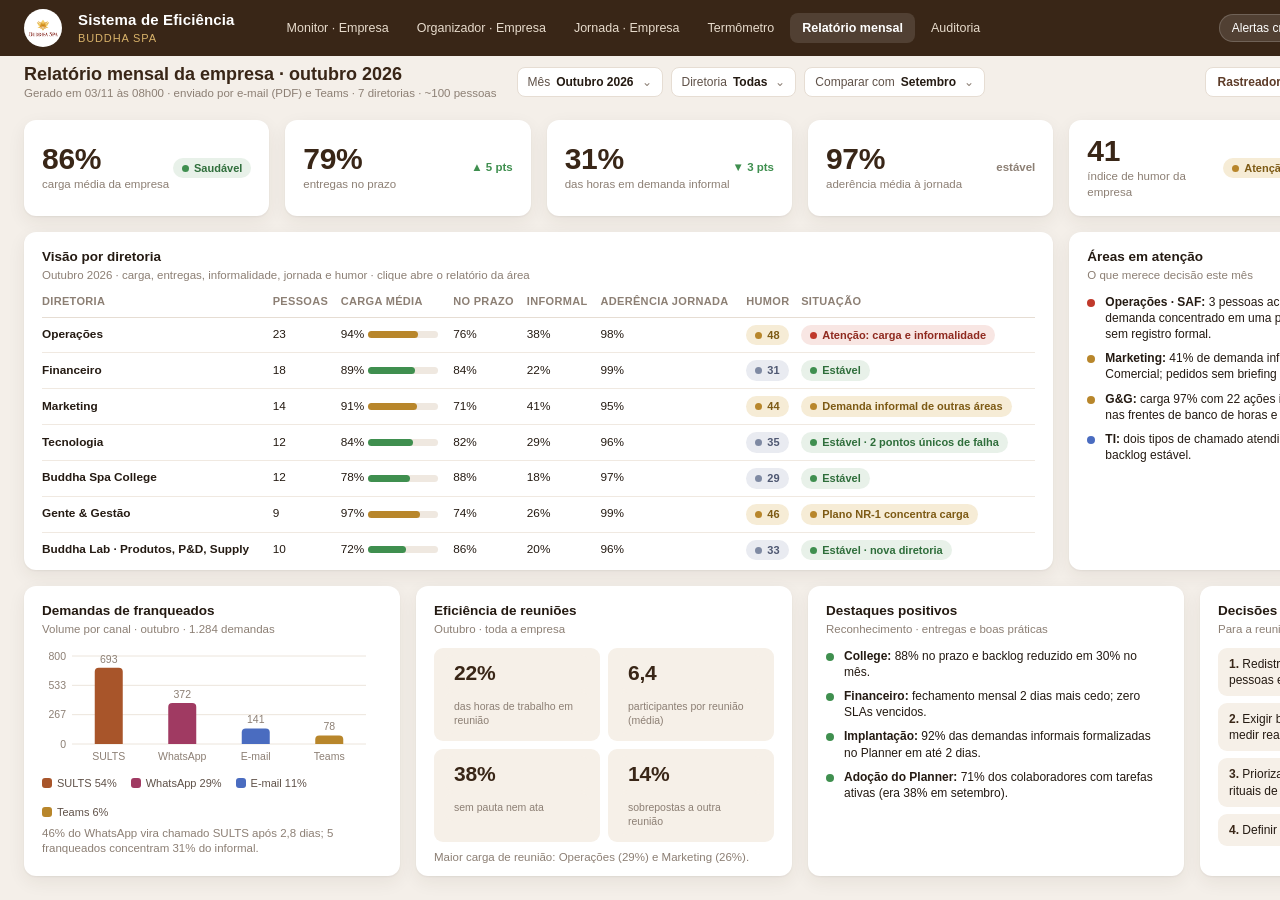
<file: docs/sistema-eficiencia/dashboards/relatorio_ceo.html>
<!doctype html><html lang="pt-BR"><head><meta charset="utf-8"><title>Relatório mensal · CEO</title>
<link rel="stylesheet" href="common.css">
<style>
.grid{grid-template-columns:repeat(12,1fr);grid-template-rows:96px 338px minmax(0,1fr)}
.kpi-card{flex-direction:row;align-items:center;justify-content:space-between;padding:14px 18px}
.kpi-card .l{font-size:11.5px;color:var(--muted);margin-top:3px}
.dir td{font-size:11.8px;padding:7px 8px 7px 0}
.mini{width:70px;height:7px;border-radius:4px;background:#efe8e0;position:relative;display:inline-block;vertical-align:middle}
.mini b{position:absolute;left:0;top:0;bottom:0;border-radius:4px}
.hl{display:flex;flex-direction:column;gap:8px}
.hl .i{display:flex;gap:10px;align-items:flex-start;font-size:12px}
.hl .i i{width:8px;height:8px;border-radius:50%;margin-top:5px;flex:none}
.dec{display:flex;flex-direction:column;gap:7px}
.dec div{background:var(--cream);border-radius:9px;padding:8px 11px;font-size:12px}
.dec div b{color:var(--terra)}
.mt{display:grid;grid-template-columns:1fr 1fr;gap:8px}
.mt div{background:var(--cream);border-radius:9px;padding:7px 10px}
.mt .kpi{font-size:21px}
.mt .l{font-size:10.5px;color:var(--muted);margin-top:2px}
</style></head><body>
<div class="topbar"><div class="logo"><img src="../../../novo_logo_BUDDHA_SPA_fundo_branco.png" alt=""></div><div class="brand">Sistema de Eficiência<small>Buddha Spa</small></div>
<nav><span>Monitor · Empresa</span><span>Organizador · Empresa</span><span>Jornada · Empresa</span><span>Termômetro</span><span class="on">Relatório mensal</span><span>Auditoria</span></nav><div class="sp"></div>
<span class="chip">Alertas críticos · 1</span><span class="chip"><span class="av">CEO</span>CEO · Buddha Wellness Group</span></div>
<div class="filters"><div class="title">Relatório mensal da empresa · outubro 2026<small>Gerado em 03/11 às 08h00 · enviado por e-mail (PDF) e Teams · 7 diretorias · ~100 pessoas</small></div>
<div class="f">Mês <b>Outubro 2026</b></div><div class="f">Diretoria <b>Todas</b></div><div class="f">Comparar com <b>Setembro</b></div>
<div class="sp"></div><span class="btn">Rastreador de pedidos do CEO · 14 abertos</span><span class="btn primary">Baixar PDF</span></div>

<div class="grid">
  <div class="card kpi-card" style="grid-column:span 2"><div><div class="kpi">86%</div><div class="l">carga média da empresa</div></div><span class="pill p-ok"><i></i>Saudável</span></div>
  <div class="card kpi-card" style="grid-column:span 2"><div><div class="kpi">79%</div><div class="l">entregas no prazo</div></div><span class="delta up">▲ 5 pts</span></div>
  <div class="card kpi-card" style="grid-column:span 2"><div><div class="kpi">31%</div><div class="l">das horas em demanda informal</div></div><span class="delta up">▼ 3 pts</span></div>
  <div class="card kpi-card" style="grid-column:span 2"><div><div class="kpi">97%</div><div class="l">aderência média à jornada</div></div><span class="delta flat">estável</span></div>
  <div class="card kpi-card" style="grid-column:span 2"><div><div class="kpi">41</div><div class="l">índice de humor da empresa</div></div><span class="pill p-warn"><i></i>Atenção</span></div>
  <div class="card kpi-card" style="grid-column:span 2"><div><div class="kpi">11</div><div class="l">pessoas acima de 100% por 2+ semanas</div></div><span class="pill p-bad"><i></i>3 diretorias</span></div>

  <div class="card" style="grid-column:span 8"><div class="hd"><div><h3>Visão por diretoria</h3><div class="sub">Outubro 2026 · carga, entregas, informalidade, jornada e humor · clique abre o relatório da área</div></div></div>
    <table class="dir"><thead><tr><th>Diretoria</th><th>Pessoas</th><th>Carga média</th><th>No prazo</th><th>Informal</th><th>Aderência jornada</th><th>Humor</th><th>Situação</th></tr></thead><tbody>
      <tr><td><b>Operações</b></td><td>23</td><td>94% <span class="mini"><b style="width:72%;background:#b8862b"></b></span></td><td>76%</td><td>38%</td><td>98%</td><td><span class="pill p-warn"><i></i>48</span></td><td><span class="pill p-bad"><i></i>Atenção: carga e informalidade</span></td></tr>
      <tr><td><b>Financeiro</b></td><td>18</td><td>89% <span class="mini"><b style="width:68%;background:#3f8f4f"></b></span></td><td>84%</td><td>22%</td><td>99%</td><td><span class="pill p-idle"><i></i>31</span></td><td><span class="pill p-ok"><i></i>Estável</span></td></tr>
      <tr><td><b>Marketing</b></td><td>14</td><td>91% <span class="mini"><b style="width:70%;background:#b8862b"></b></span></td><td>71%</td><td>41%</td><td>95%</td><td><span class="pill p-warn"><i></i>44</span></td><td><span class="pill p-warn"><i></i>Demanda informal de outras áreas</span></td></tr>
      <tr><td><b>Tecnologia</b></td><td>12</td><td>84% <span class="mini"><b style="width:65%;background:#3f8f4f"></b></span></td><td>82%</td><td>29%</td><td>96%</td><td><span class="pill p-idle"><i></i>35</span></td><td><span class="pill p-ok"><i></i>Estável · 2 pontos únicos de falha</span></td></tr>
      <tr><td><b>Buddha Spa College</b></td><td>12</td><td>78% <span class="mini"><b style="width:60%;background:#3f8f4f"></b></span></td><td>88%</td><td>18%</td><td>97%</td><td><span class="pill p-idle"><i></i>29</span></td><td><span class="pill p-ok"><i></i>Estável</span></td></tr>
      <tr><td><b>Gente &amp; Gestão</b></td><td>9</td><td>97% <span class="mini"><b style="width:75%;background:#b8862b"></b></span></td><td>74%</td><td>26%</td><td>99%</td><td><span class="pill p-warn"><i></i>46</span></td><td><span class="pill p-warn"><i></i>Plano NR-1 concentra carga</span></td></tr>
      <tr><td><b>Buddha Lab · Produtos, P&amp;D, Supply</b></td><td>10</td><td>72% <span class="mini"><b style="width:55%;background:#3f8f4f"></b></span></td><td>86%</td><td>20%</td><td>96%</td><td><span class="pill p-idle"><i></i>33</span></td><td><span class="pill p-ok"><i></i>Estável · nova diretoria</span></td></tr>
    </tbody></table></div>

  <div class="card" style="grid-column:span 4"><h3>Áreas em atenção</h3><div class="sub">O que merece decisão este mês</div>
    <div class="hl">
      <div class="i"><i style="background:#c0392b"></i><span><b>Operações · SAF:</b> 3 pessoas acima de 100% há 3 semanas; 61% de um tipo de demanda concentrado em uma pessoa; 38% da carga vem de WhatsApp e Teams sem registro formal.</span></div>
      <div class="i"><i style="background:#b8862b"></i><span><b>Marketing:</b> 41% de demanda informal, a maior parte originada em Operações e Comercial; pedidos sem briefing geram retrabalho (taxa de reabertura 17%).</span></div>
      <div class="i"><i style="background:#b8862b"></i><span><b>G&amp;G:</b> carga 97% com 22 ações internas do plano NR-1 em paralelo; risco de atraso nas frentes de banco de horas e rituais.</span></div>
      <div class="i"><i style="background:#4a6cc0"></i><span><b>TI:</b> dois tipos de chamado atendidos por uma única pessoa (ponto único de falha); backlog estável.</span></div>
    </div></div>

  <div class="card" style="grid-column:span 3"><h3>Demandas de franqueados</h3><div class="sub">Volume por canal · outubro · 1.284 demandas</div><div id="franq"></div>
    <div class="legend"><span style="--c:#a8552a">SULTS 54%</span><span style="--c:#a03a62">WhatsApp 29%</span><span style="--c:#4a6cc0">E-mail 11%</span><span style="--c:#b8862b">Teams 6%</span></div>
    <div class="small muted" style="margin-top:6px">46% do WhatsApp vira chamado SULTS após 2,8 dias; 5 franqueados concentram 31% do informal.</div></div>

  <div class="card" style="grid-column:span 3"><h3>Eficiência de reuniões</h3><div class="sub">Outubro · toda a empresa</div>
    <div class="mt"><div><div class="kpi">22%</div><div class="l">das horas de trabalho em reunião</div></div><div><div class="kpi">6,4</div><div class="l">participantes por reunião (média)</div></div><div><div class="kpi">38%</div><div class="l">sem pauta nem ata</div></div><div><div class="kpi">14%</div><div class="l">sobrepostas a outra reunião</div></div></div>
    <div class="small muted" style="margin-top:8px">Maior carga de reunião: Operações (29%) e Marketing (26%).</div></div>

  <div class="card" style="grid-column:span 3"><h3>Destaques positivos</h3><div class="sub">Reconhecimento · entregas e boas práticas</div>
    <div class="hl">
      <div class="i"><i style="background:#3f8f4f"></i><span><b>College:</b> 88% no prazo e backlog reduzido em 30% no mês.</span></div>
      <div class="i"><i style="background:#3f8f4f"></i><span><b>Financeiro:</b> fechamento mensal 2 dias mais cedo; zero SLAs vencidos.</span></div>
      <div class="i"><i style="background:#3f8f4f"></i><span><b>Implantação:</b> 92% das demandas informais formalizadas no Planner em até 2 dias.</span></div>
      <div class="i"><i style="background:#3f8f4f"></i><span><b>Adoção do Planner:</b> 71% dos colaboradores com tarefas ativas (era 38% em setembro).</span></div>
    </div></div>

  <div class="card" style="grid-column:span 3"><h3>Decisões sugeridas</h3><div class="sub">Para a reunião de diretoria</div>
    <div class="dec">
      <div><b>1.</b> Redistribuir o tipo "ajuste de agenda" do SAF para 3 pessoas e criar FAQ no SULTS.</div>
      <div><b>2.</b> Exigir briefing no Planner para pedidos a Marketing; medir reabertura em 30 dias.</div>
      <div><b>3.</b> Priorizar, no plano NR-1, as frentes de banco de horas e rituais de gestão.</div>
      <div><b>4.</b> Definir backup para os dois chamados críticos de TI.</div>
    </div></div>
</div>
<script src="common.js"></script>
<script>
fill('franq',cols(330,118,[{label:'SULTS',value:693,color:'#a8552a'},{label:'WhatsApp',value:372,color:'#a03a62'},{label:'E-mail',value:141,color:'#4a6cc0'},{label:'Teams',value:78,color:'#b8862b'}],{max:800,fmt:v=>v}));
</script></body></html>
</file>
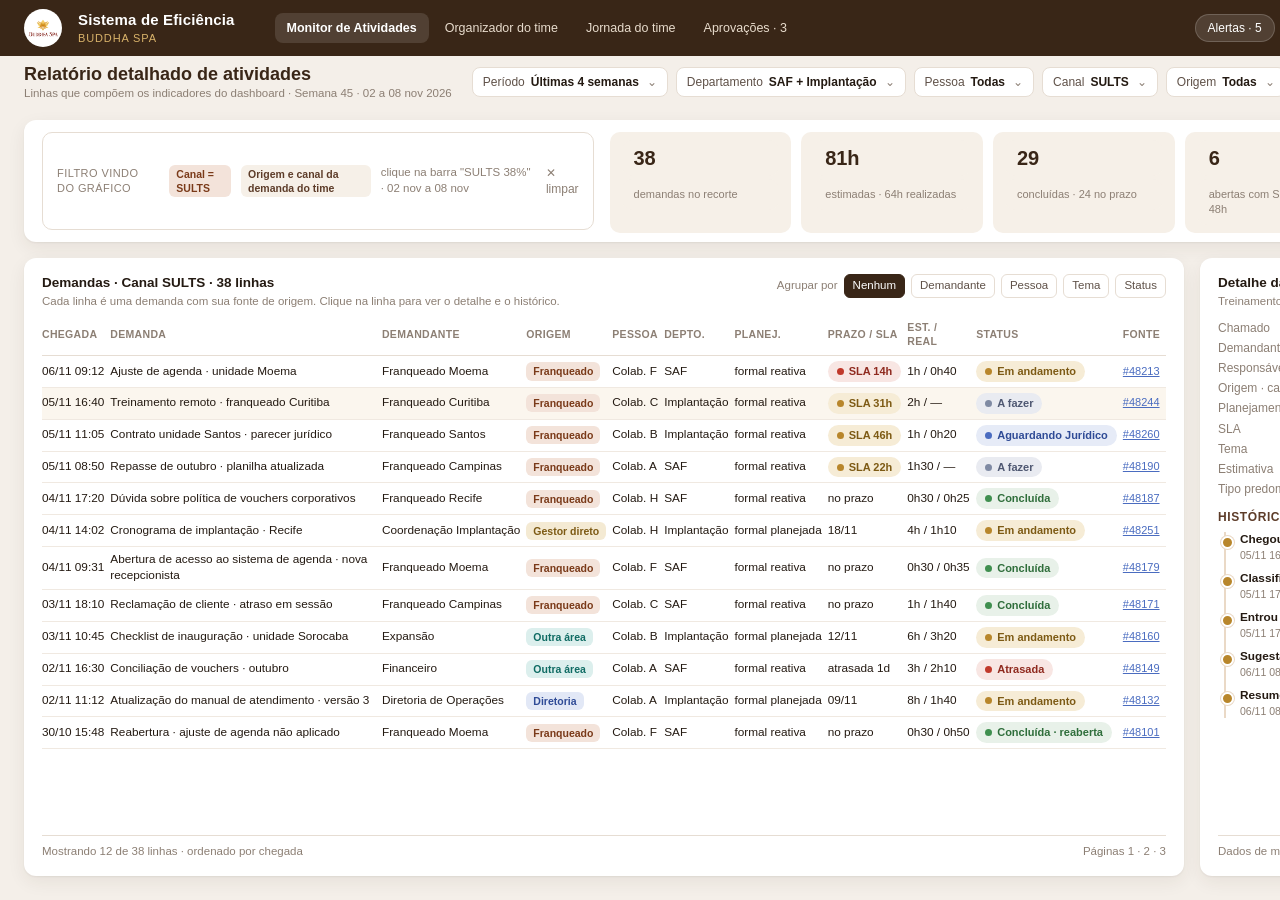
<file: docs/sistema-eficiencia/dashboards/relatorio_detalhado.html>
<!doctype html><html lang="pt-BR"><head><meta charset="utf-8"><title>Relatório detalhado de atividades</title>
<link rel="stylesheet" href="common.css">
<style>
.grid{grid-template-columns:repeat(12,1fr);grid-template-rows:122px 1fr}
.crumb{display:flex;align-items:center;gap:10px;background:#fff;border:1px solid var(--line);border-radius:10px;padding:10px 14px;font-size:12.5px}
.crumb .lbl{font-size:11px;color:var(--muted);text-transform:uppercase;letter-spacing:.04em}
.crumb .x{margin-left:auto;color:var(--muted);font-size:12px}
.kstrip{display:grid;grid-template-columns:repeat(5,1fr);gap:10px}
.kstrip div{background:var(--cream);border-radius:10px;padding:8px 12px}
.kstrip .kpi{font-size:20px}
.kstrip .l{font-size:11px;color:var(--muted);margin-top:3px}
table.det{font-size:11.8px}
table.det th{padding:0 6px 7px 0;font-size:10.5px}
table.det td{padding:5px 6px 5px 0;border-bottom:1px solid #f0e9e1;white-space:nowrap}
table.det td.w{white-space:normal;max-width:300px}
table.det tr.sel td{background:#fbf6ee}
.src{color:var(--info);text-decoration:underline;font-size:11px}
.side h4{margin:0 0 6px 0;font-size:12px;color:var(--cafe2);text-transform:uppercase;letter-spacing:.05em}
.kv{display:grid;grid-template-columns:118px 1fr;gap:4px 10px;font-size:12px;margin-bottom:12px}
.kv span:nth-child(odd){color:var(--muted)}
.tl2{border-left:2px solid var(--sand);margin-left:6px;padding-left:14px;display:flex;flex-direction:column;gap:9px}
.tl2 div{position:relative;font-size:11.8px;color:var(--ink2)}
.tl2 div::before{content:"";position:absolute;left:-19.5px;top:4px;width:9px;height:9px;border-radius:50%;background:var(--gold);border:2px solid #fff;box-shadow:0 0 0 1px var(--sand)}
.tl2 b{color:var(--ink);font-weight:600}
.tl2 small{display:block;color:var(--muted);font-size:10.5px}
.group{display:flex;gap:6px;align-items:center;font-size:11.5px;color:var(--muted)}
.group span{border:1px solid var(--line);border-radius:6px;padding:3px 8px;background:#fff;color:var(--ink2)}
.group span.on{background:var(--terra);color:#fff;border-color:var(--terra)}
.foot{display:flex;justify-content:space-between;align-items:center;margin-top:auto;padding-top:8px;border-top:1px solid var(--line);font-size:11.5px;color:var(--muted)}
</style></head><body>
<div class="topbar"><div class="logo"><img src="../../../novo_logo_BUDDHA_SPA_fundo_branco.png" alt=""></div><div class="brand">Sistema de Eficiência<small>Buddha Spa</small></div>
<nav><span class="on">Monitor de Atividades</span><span>Organizador do time</span><span>Jornada do time</span><span>Aprovações · 3</span></nav><div class="sp"></div>
<span class="chip">Alertas · 5</span><span class="chip"><span class="av">GO</span>Gestor(a) · Operações · SAF e Implantação</span></div>
<div class="filters"><div class="title">Relatório detalhado de atividades<small>Linhas que compõem os indicadores do dashboard · Semana 45 · 02 a 08 nov 2026</small></div>
<div class="f">Período <b>Últimas 4 semanas</b></div><div class="f">Departamento <b>SAF + Implantação</b></div><div class="f">Pessoa <b>Todas</b></div><div class="f">Canal <b>SULTS</b></div><div class="f">Origem <b>Todas</b></div><div class="f">Demandante <b>Todos</b></div><div class="f">Tipo <b>Todos</b></div><div class="f">Status <b>Abertas e concluídas</b></div>
<div class="sp"></div><span class="btn">Exportar Excel</span><span class="btn">Exportar PDF</span><span class="btn primary">← Voltar ao dashboard</span></div>

<div class="grid">
  <div class="card" style="grid-column:span 12;padding:12px 18px;flex-direction:row;gap:16px;align-items:stretch">
    <div class="crumb" style="flex:1.1"><span class="lbl">Filtro vindo do gráfico</span><span class="tag t1">Canal = SULTS</span><span class="tag">Origem e canal da demanda do time</span><span class="muted small">clique na barra "SULTS 38%" · 02 nov a 08 nov</span><span class="x">✕ limpar</span></div>
    <div class="kstrip" style="flex:2">
      <div><div class="kpi">38</div><div class="l">demandas no recorte</div></div>
      <div><div class="kpi">81h</div><div class="l">estimadas · 64h realizadas</div></div>
      <div><div class="kpi">29</div><div class="l">concluídas · 24 no prazo</div></div>
      <div><div class="kpi">6</div><div class="l">abertas com SLA em até 48h</div></div>
      <div><div class="kpi">3</div><div class="l">reabertas pelo franqueado</div></div>
    </div>
  </div>

  <div class="card" style="grid-column:span 9">
    <div class="hd"><div><h3>Demandas · Canal SULTS · 38 linhas</h3><div class="sub">Cada linha é uma demanda com sua fonte de origem. Clique na linha para ver o detalhe e o histórico.</div></div>
      <div class="group">Agrupar por <span class="on">Nenhum</span><span>Demandante</span><span>Pessoa</span><span>Tema</span><span>Status</span></div></div>
    <table class="det">
      <thead><tr><th>Chegada</th><th>Demanda</th><th>Demandante</th><th>Origem</th><th>Pessoa</th><th>Depto.</th><th>Planej.</th><th>Prazo / SLA</th><th>Est. / Real</th><th>Status</th><th>Fonte</th></tr></thead>
      <tbody>
        <tr><td>06/11 09:12</td><td class="w">Ajuste de agenda · unidade Moema</td><td>Franqueado Moema</td><td><span class="tag t1">Franqueado</span></td><td>Colab. F</td><td>SAF</td><td>formal reativa</td><td><span class="pill p-bad"><i></i>SLA 14h</span></td><td>1h / 0h40</td><td><span class="pill p-warn"><i></i>Em andamento</span></td><td><span class="src">#48213</span></td></tr>
        <tr class="sel"><td>05/11 16:40</td><td class="w">Treinamento remoto · franqueado Curitiba</td><td>Franqueado Curitiba</td><td><span class="tag t1">Franqueado</span></td><td>Colab. C</td><td>Implantação</td><td>formal reativa</td><td><span class="pill p-warn"><i></i>SLA 31h</span></td><td>2h / —</td><td><span class="pill p-idle"><i></i>A fazer</span></td><td><span class="src">#48244</span></td></tr>
        <tr><td>05/11 11:05</td><td class="w">Contrato unidade Santos · parecer jurídico</td><td>Franqueado Santos</td><td><span class="tag t1">Franqueado</span></td><td>Colab. B</td><td>Implantação</td><td>formal reativa</td><td><span class="pill p-warn"><i></i>SLA 46h</span></td><td>1h / 0h20</td><td><span class="pill p-info"><i></i>Aguardando Jurídico</span></td><td><span class="src">#48260</span></td></tr>
        <tr><td>05/11 08:50</td><td class="w">Repasse de outubro · planilha atualizada</td><td>Franqueado Campinas</td><td><span class="tag t1">Franqueado</span></td><td>Colab. A</td><td>SAF</td><td>formal reativa</td><td><span class="pill p-warn"><i></i>SLA 22h</span></td><td>1h30 / —</td><td><span class="pill p-idle"><i></i>A fazer</span></td><td><span class="src">#48190</span></td></tr>
        <tr><td>04/11 17:20</td><td class="w">Dúvida sobre política de vouchers corporativos</td><td>Franqueado Recife</td><td><span class="tag t1">Franqueado</span></td><td>Colab. H</td><td>SAF</td><td>formal reativa</td><td>no prazo</td><td>0h30 / 0h25</td><td><span class="pill p-ok"><i></i>Concluída</span></td><td><span class="src">#48187</span></td></tr>
        <tr><td>04/11 14:02</td><td class="w">Cronograma de implantação · Recife</td><td>Coordenação Implantação</td><td><span class="tag t3">Gestor direto</span></td><td>Colab. H</td><td>Implantação</td><td>formal planejada</td><td>18/11</td><td>4h / 1h10</td><td><span class="pill p-warn"><i></i>Em andamento</span></td><td><span class="src">#48251</span></td></tr>
        <tr><td>04/11 09:31</td><td class="w">Abertura de acesso ao sistema de agenda · nova recepcionista</td><td>Franqueado Moema</td><td><span class="tag t1">Franqueado</span></td><td>Colab. F</td><td>SAF</td><td>formal reativa</td><td>no prazo</td><td>0h30 / 0h35</td><td><span class="pill p-ok"><i></i>Concluída</span></td><td><span class="src">#48179</span></td></tr>
        <tr><td>03/11 18:10</td><td class="w">Reclamação de cliente · atraso em sessão</td><td>Franqueado Campinas</td><td><span class="tag t1">Franqueado</span></td><td>Colab. C</td><td>SAF</td><td>formal reativa</td><td>no prazo</td><td>1h / 1h40</td><td><span class="pill p-ok"><i></i>Concluída</span></td><td><span class="src">#48171</span></td></tr>
        <tr><td>03/11 10:45</td><td class="w">Checklist de inauguração · unidade Sorocaba</td><td>Expansão</td><td><span class="tag t2">Outra área</span></td><td>Colab. B</td><td>Implantação</td><td>formal planejada</td><td>12/11</td><td>6h / 3h20</td><td><span class="pill p-warn"><i></i>Em andamento</span></td><td><span class="src">#48160</span></td></tr>
        <tr><td>02/11 16:30</td><td class="w">Conciliação de vouchers · outubro</td><td>Financeiro</td><td><span class="tag t2">Outra área</span></td><td>Colab. A</td><td>SAF</td><td>formal reativa</td><td>atrasada 1d</td><td>3h / 2h10</td><td><span class="pill p-bad"><i></i>Atrasada</span></td><td><span class="src">#48149</span></td></tr>
        <tr><td>02/11 11:12</td><td class="w">Atualização do manual de atendimento · versão 3</td><td>Diretoria de Operações</td><td><span class="tag t4">Diretoria</span></td><td>Colab. A</td><td>Implantação</td><td>formal planejada</td><td>09/11</td><td>8h / 1h40</td><td><span class="pill p-warn"><i></i>Em andamento</span></td><td><span class="src">#48132</span></td></tr>
        <tr><td>30/10 15:48</td><td class="w">Reabertura · ajuste de agenda não aplicado</td><td>Franqueado Moema</td><td><span class="tag t1">Franqueado</span></td><td>Colab. F</td><td>SAF</td><td>formal reativa</td><td>no prazo</td><td>0h30 / 0h50</td><td><span class="pill p-ok"><i></i>Concluída · reaberta</span></td><td><span class="src">#48101</span></td></tr>
                      </tbody>
    </table>
    <div class="foot"><span>Mostrando 12 de 38 linhas · ordenado por chegada</span><span>Páginas 1 · 2 · 3</span></div>
  </div>

  <div class="card side" style="grid-column:span 3">
    <h3>Detalhe da linha</h3><div class="sub">Treinamento remoto · franqueado Curitiba</div>
    <div class="kv">
      <span>Chamado</span><span class="src">#48244 · abrir no SULTS</span>
      <span>Demandante</span><span>Franqueado Curitiba</span>
      <span>Responsável</span><span>Colab. C · Implantação</span>
      <span>Origem · canal</span><span>Franqueado · SULTS</span>
      <span>Planejamento</span><span>formal reativa</span>
      <span>SLA</span><span>48h · vence 07/11 16:40</span>
      <span>Tema</span><span>Treinamento de sistema</span>
      <span>Estimativa</span><span>2h (sistema) · 2h (colaborador)</span>
      <span>Tipo predominante</span><span>Atendimento</span>
    </div>
    <h4>Histórico</h4>
    <div class="tl2">
      <div><b>Chegou no SULTS</b><small>05/11 16:40 · aberto pelo franqueado</small></div>
      <div><b>Classificada pelo sistema</b><small>05/11 17:05 · origem franqueado · estimativa 2h · confiança 0,91</small></div>
      <div><b>Entrou no Organizador</b><small>05/11 17:05 · aceita automaticamente (demanda formal)</small></div>
      <div><b>Sugestão do gestor</b><small>06/11 08:12 · priorizar após manual v3 · aguardando aceite</small></div>
      <div><b>Resumo das 08h</b><small>06/11 08:00 · listada como prazo de amanhã</small></div>
    </div>
    <div class="foot"><span>Dados de monitoramento · somente leitura</span><span class="src">Solicitar ajuste</span></div>
  </div>
</div>
</body></html>
</file>
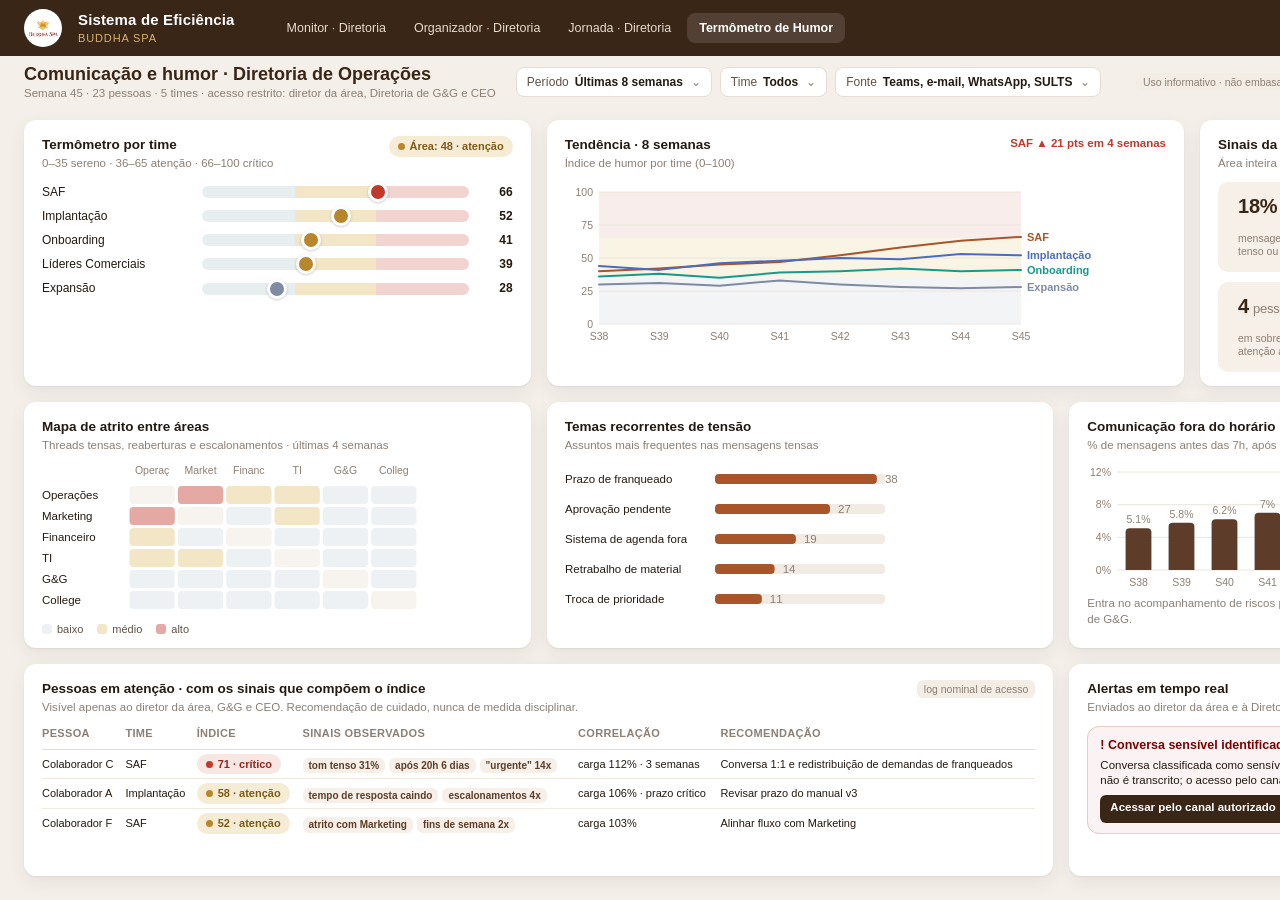
<file: docs/sistema-eficiencia/dashboards/termometro_humor.html>
<!doctype html><html lang="pt-BR"><head><meta charset="utf-8"><title>Termômetro de Comunicação e Humor</title>
<link rel="stylesheet" href="common.css">
<style>
.grid{grid-template-columns:repeat(12,1fr);grid-template-rows:266px 246px minmax(0,1fr)}
.therm{display:flex;flex-direction:column;gap:8px;margin-top:2px}
.therm .r{display:flex;align-items:center;gap:10px;font-size:12px}
.therm .r span:first-child{width:150px}
.therm .tr{flex:1;height:12px;border-radius:6px;background:linear-gradient(90deg,#e7eef0 0 35%,#f3e6c7 35% 65%,#f1d3d0 65% 100%);position:relative}
.therm .tr b{position:absolute;top:-4px;width:20px;height:20px;border-radius:50%;border:3px solid #fff;box-shadow:0 1px 3px rgba(0,0,0,.2);margin-left:-10px}
.therm .v{width:34px;text-align:right;font-weight:600}
.lock{font-size:10.5px;color:var(--muted);background:#f3ede6;border-radius:6px;padding:2px 7px}
.sens{border:1px solid #e9c9c9;background:#fbf3f3;border-radius:12px;padding:10px 12px}
.sens b{display:block;color:var(--crit);font-size:12.5px;margin-bottom:4px}
.sens .acts{display:flex;gap:6px;margin-top:8px}
.sens .acts span{border-radius:6px;padding:5px 10px;font-size:11.5px;font-weight:600;background:var(--terra);color:#fff}
.sens .acts span.n{background:#fff;border:1px solid var(--line);color:var(--ink2)}
.sig{display:flex;gap:4px;flex-wrap:wrap;margin-top:3px}
.kpi3{display:grid;grid-template-columns:1fr 1fr 1fr;gap:10px}
.kpi3 div{background:var(--cream);border-radius:10px;padding:7px 10px}
.kpi3 .kpi{font-size:20px}
.kpi3 .l{font-size:10.5px;color:var(--muted);margin-top:2px;line-height:1.25}
.card table td{padding:4px 8px 4px 0}
.card table .tag{font-size:10px;padding:1px 6px}
.card table td:first-child,.card table td:nth-child(2),.card table td:nth-child(3){white-space:nowrap}
.sens .small{display:block;line-height:1.3}
</style></head><body>
<div class="topbar"><div class="logo"><img src="../../../novo_logo_BUDDHA_SPA_fundo_branco.png" alt=""></div><div class="brand">Sistema de Eficiência<small>Buddha Spa</small></div>
<nav><span>Monitor · Diretoria</span><span>Organizador · Diretoria</span><span>Jornada · Diretoria</span><span class="on">Termômetro de Humor</span></nav><div class="sp"></div>
<span class="chip">Alertas · 2</span><span class="chip"><span class="av">DO</span>Diretor(a) · Operações</span></div>
<div class="filters"><div class="title">Comunicação e humor · Diretoria de Operações<small>Semana 45 · 23 pessoas · 5 times · acesso restrito: diretor da área, Diretoria de G&amp;G e CEO</small></div>
<div class="f">Período <b>Últimas 8 semanas</b></div><div class="f">Time <b>Todos</b></div><div class="f">Fonte <b>Teams, e-mail, WhatsApp, SULTS</b></div>
<div class="sp"></div><span class="lock">Uso informativo · não embasa decisão sobre pessoas · acessos registrados em log nominal</span></div>

<div class="grid">
  <div class="card" style="grid-column:span 4"><div class="hd"><div><h3>Termômetro por time</h3><div class="sub">0–35 sereno · 36–65 atenção · 66–100 crítico</div></div><span class="pill p-warn"><i></i>Área: 48 · atenção</span></div>
    <div class="therm" id="therm"></div></div>

  <div class="card" style="grid-column:span 5"><div class="hd"><div><h3>Tendência · 8 semanas</h3><div class="sub">Índice de humor por time (0–100)</div></div><span class="delta down">SAF ▲ 21 pts em 4 semanas</span></div><div id="trend"></div></div>

  <div class="card" style="grid-column:span 3"><h3>Sinais da semana</h3><div class="sub">Área inteira</div>
    <div class="kpi3" style="grid-template-columns:1fr 1fr"><div><div class="kpi">18%</div><div class="l">mensagens com tom tenso ou urgente</div></div><div><div class="kpi">9,4%</div><div class="l">comunicação fora do horário</div></div><div><div class="kpi">4<small>pessoas</small></div><div class="l">em sobrecarga e em atenção ao mesmo tempo</div></div><div><div class="kpi">2</div><div class="l">conversas sensíveis sinalizadas</div></div></div></div>

  <div class="card" style="grid-column:span 4"><div class="hd"><div><h3>Mapa de atrito entre áreas</h3><div class="sub">Threads tensas, reaberturas e escalonamentos · últimas 4 semanas</div></div></div><div id="atrito"></div>
    <div class="legend"><span style="--c:#eef1f4">baixo</span><span style="--c:#f3e6c7">médio</span><span style="--c:#e3a9a2">alto</span></div></div>

  <div class="card" style="grid-column:span 4"><h3>Temas recorrentes de tensão</h3><div class="sub">Assuntos mais frequentes nas mensagens tensas</div><div id="temas"></div></div>

  <div class="card" style="grid-column:span 4"><h3>Comunicação fora do horário</h3><div class="sub">% de mensagens antes das 7h, após as 20h e fins de semana · por semana</div><div id="fora"></div>
    <div class="small muted">Entra no acompanhamento de riscos psicossociais da NR-1 e alimenta o relatório mensal de G&amp;G.</div></div>

  <div class="card" style="grid-column:span 8"><div class="hd"><div><h3>Pessoas em atenção · com os sinais que compõem o índice</h3><div class="sub">Visível apenas ao diretor da área, G&amp;G e CEO. Recomendação de cuidado, nunca de medida disciplinar.</div></div><span class="lock">log nominal de acesso</span></div>
    <table style="font-size:11px"><thead><tr><th>Pessoa</th><th>Time</th><th>Índice</th><th>Sinais observados</th><th>Correlação</th><th>Recomendação</th></tr></thead><tbody>
      <tr><td>Colaborador C</td><td>SAF</td><td><span class="pill p-bad"><i></i>71 · crítico</span></td><td><div class="sig"><span class="tag">tom tenso 31%</span><span class="tag">após 20h 6 dias</span><span class="tag">"urgente" 14x</span></div></td><td>carga 112% · 3 semanas</td><td>Conversa 1:1 e redistribuição de demandas de franqueados</td></tr>
      <tr><td>Colaborador A</td><td>Implantação</td><td><span class="pill p-warn"><i></i>58 · atenção</span></td><td><div class="sig"><span class="tag">tempo de resposta caindo</span><span class="tag">escalonamentos 4x</span></div></td><td>carga 106% · prazo crítico</td><td>Revisar prazo do manual v3</td></tr>
      <tr><td>Colaborador F</td><td>SAF</td><td><span class="pill p-warn"><i></i>52 · atenção</span></td><td><div class="sig"><span class="tag">atrito com Marketing</span><span class="tag">fins de semana 2x</span></div></td><td>carga 103%</td><td>Alinhar fluxo com Marketing</td></tr>
          </tbody></table></div>

  <div class="card" style="grid-column:span 4"><h3>Alertas em tempo real</h3><div class="sub">Enviados ao diretor da área e à Diretoria de G&amp;G</div>
    <div class="sens"><b>! Conversa sensível identificada · time SAF · hoje 11:20</b><span class="small">Conversa classificada como sensível envolvendo uma pessoa do time. O conteúdo não é transcrito; o acesso pelo canal autorizado fica em log nominal.</span>
      <div class="acts"><span>Acessar pelo canal autorizado</span><span class="n">Marcar como tratado</span></div></div>
    </div>
</div>
<script src="common.js"></script>
<script>
const col=v=>v>65?'#c0392b':v>35?'#b8862b':'#7f8aa3';
const t=[['SAF',66],['Implantação',52],['Onboarding',41],['Líderes Comerciais',39],['Expansão',28]];
fill('therm',t.map(r=>`<div class="r"><span>${r[0]}</span><div class="tr"><b style="left:${r[1]}%;background:${col(r[1])}"></b></div><span class="v">${r[1]}</span></div>`).join(''));
fill('trend',line(540,164,[{values:[40,42,45,47,52,58,63,66],color:'#a8552a',label:'SAF'},{values:[44,41,46,48,50,49,53,52],color:'#4a6cc0',label:'Implantação'},{values:[36,38,35,39,40,42,40,41],color:'#17998e',label:'Onboarding'},{values:[30,31,29,33,30,28,27,28],color:'#7f8aa3',label:'Expansão'}],['S38','S39','S40','S41','S42','S43','S44','S45'],{min:0,max:100,pad:{l:34,r:84,t:10,b:22},bands:[{from:0,to:35,color:'#f1f3f6'},{from:35,to:65,color:'#faf3e2'},{from:65,to:100,color:'#f9ebe9'}],marker:false}));
const areas=['Operações','Marketing','Financeiro','TI','G&G','College'];
const M=[[0,3,2,2,1,1],[3,0,1,2,0,1],[2,1,0,1,1,0],[2,2,1,0,0,1],[1,0,1,0,0,0],[1,1,0,1,0,0]];
(function(){const w=380,lab=86,cs=(w-lab-4)/6,ch=18;let out='';areas.forEach((a,i)=>{out+=`<text x="${lab+i*cs+cs/2}" y="10" text-anchor="middle" class="axis">${a.slice(0,6)}</text>`;});
areas.forEach((a,r)=>{out+=`<text x="0" y="${22+r*(ch+3)+ch/2+4}" font-size="11.5" fill="#241a12">${a}</text>`;M[r].forEach((v,c)=>{const f=r===c?'#f7f3ee':v>=3?'#e3a9a2':v===2?'#f3e6c7':'#eef1f4';out+=`<rect x="${lab+c*cs+1.5}" y="${22+r*(ch+3)}" width="${cs-3}" height="${ch}" rx="4" fill="${f}"/>`;});});
fill('atrito',svg(w,22+6*(ch+3),out));})();
fill('temas',hbars(380,[{label:'Prazo de franqueado',value:38,color:'#a8552a'},{label:'Aprovação pendente',value:27,color:'#a8552a'},{label:'Sistema de agenda fora',value:19,color:'#a8552a'},{label:'Retrabalho de material',value:14,color:'#a8552a'},{label:'Troca de prioridade',value:11,color:'#a8552a'}],{labelW:150,rowH:30}));
fill('fora',cols(380,128,[{label:'S38',value:5.1},{label:'S39',value:5.8},{label:'S40',value:6.2},{label:'S41',value:7.0},{label:'S42',value:7.9},{label:'S43',value:8.6},{label:'S44',value:9.1},{label:'S45',value:9.4,color:'#b8862b'}],{max:12,color:'#5d3c29',fmt:v=>v+'%'}));
</script></body></html>
</file>
<file: docs/sistema-eficiencia/dashboards/common.css>
:root{
  --terra:#392617; --cafe:#1c130c; --cafe2:#5d3c29; --bordo:#7e0000; --gold:#b8862b; --gold2:#d9b36a;
  --cream:#f6f0e8; --sand:#ead9c6; --bg:#f4efe9; --card:#ffffff; --line:#e6ddd3;
  --ink:#241a12; --ink2:#5f5148; --muted:#8c7f74;
  --s1:#a8552a; --s2:#17998e; --s3:#b8862b; --s4:#4a6cc0; --s5:#a03a62;
  --ok:#3f8f4f; --warn:#b8862b; --bad:#c0392b; --crit:#7e0000; --info:#4a6cc0; --idle:#7f8aa3;
  --r:12px; --sh:0 1px 2px rgba(57,38,23,.06),0 6px 18px rgba(57,38,23,.07);
}
*{box-sizing:border-box}
html,body{margin:0;width:1600px;height:900px;overflow:hidden;background:var(--bg);font-family:Inter,"Inter Display",Helvetica,Arial,sans-serif;color:var(--ink);font-size:13px;line-height:1.35}
.topbar{height:56px;background:var(--terra);color:#fff;display:flex;align-items:center;padding:0 24px;gap:16px}
.topbar .logo{width:38px;height:38px;border-radius:50%;background:#fff;overflow:hidden;display:flex;align-items:center;justify-content:center}
.topbar .logo img{width:100%;height:100%;object-fit:cover}
.topbar .brand{font-weight:600;font-size:15px;letter-spacing:.01em}
.topbar .brand small{display:block;font-weight:400;font-size:11px;color:var(--gold2);letter-spacing:.08em;text-transform:uppercase}
.topbar nav{display:flex;gap:4px;margin-left:24px}
.topbar nav span{padding:7px 12px;border-radius:8px;font-size:12.5px;color:#e8dccd}
.topbar nav span.on{background:rgba(255,255,255,.12);color:#fff;font-weight:600}
.topbar .sp{flex:1}
.chip{display:inline-flex;align-items:center;gap:6px;background:rgba(255,255,255,.12);border:1px solid rgba(255,255,255,.18);border-radius:20px;padding:5px 12px;font-size:12px;color:#fff}
.chip .av{width:22px;height:22px;border-radius:50%;background:var(--gold);display:flex;align-items:center;justify-content:center;font-size:10px;font-weight:700;color:#fff}
.filters{display:flex;gap:8px;align-items:center;padding:0 24px;height:52px}
.filters .f{white-space:nowrap;background:#fff;border:1px solid var(--line);border-radius:8px;padding:6px 10px;font-size:12px;color:var(--ink2);display:flex;gap:6px;align-items:center}
.filters .f b{color:var(--ink);font-weight:600}
.filters .f::after{content:"⌄";color:var(--muted);font-size:12px;margin-left:2px}
.filters .title{white-space:nowrap;font-size:18px;font-weight:600;color:var(--terra);margin-right:12px}
.filters .title small{display:block;font-size:11.5px;font-weight:400;color:var(--muted)}
.filters .sp{flex:1}
.btn{white-space:nowrap;background:#fff;border:1px solid var(--line);border-radius:8px;padding:6px 12px;font-size:12px;font-weight:600;color:var(--cafe2)}
.btn.primary{background:var(--terra);color:#fff;border-color:var(--terra)}
.btn.warn{border-color:#e9c9c9;color:var(--crit);background:#fbf3f3}
.grid{display:grid;gap:16px;padding:12px 24px 24px 24px;min-height:0;height:792px}
.grid>.card{min-height:0}
.card{background:var(--card);border-radius:var(--r);box-shadow:var(--sh);padding:16px 18px;display:flex;flex-direction:column;min-width:0}
.card h3{margin:0 0 2px 0;font-size:13.5px;font-weight:600;color:var(--ink)}
.card .sub{font-size:11.5px;color:var(--muted);margin-bottom:10px}
.card .hd{display:flex;align-items:flex-start;justify-content:space-between;gap:8px}
.kpi{font-size:30px;font-weight:600;color:var(--terra);line-height:1;letter-spacing:-.01em}
.kpi small{font-size:13px;font-weight:500;color:var(--muted);margin-left:4px}
.delta{font-size:11.5px;font-weight:600;white-space:nowrap}
.delta.up{color:var(--ok)} .delta.down{color:var(--bad)} .delta.flat{color:var(--muted)}
.pill{display:inline-flex;align-items:center;gap:5px;border-radius:999px;padding:3px 9px;font-size:11px;font-weight:600;white-space:nowrap}
.pill i{width:7px;height:7px;border-radius:50%;display:inline-block}
.p-ok{background:#e8f1e9;color:#2f6e3b} .p-ok i{background:var(--ok)}
.p-warn{background:#f6ecd6;color:#7d5a14} .p-warn i{background:var(--warn)}
.p-bad{background:#f8e6e3;color:#8f2a1f} .p-bad i{background:var(--bad)}
.p-crit{background:#f3e0e0;color:var(--crit)} .p-crit i{background:var(--crit)}
.p-info{background:#e6ebf7;color:#2f4b96} .p-info i{background:var(--info)}
.p-idle{background:#e9ebf1;color:#4f5872} .p-idle i{background:var(--idle)}
.p-sys{background:#eee6de;color:var(--cafe2)} .p-sys i{background:var(--cafe2)}
.tag{display:inline-block;border-radius:6px;padding:2px 7px;font-size:10.5px;font-weight:600;background:var(--cream);color:var(--cafe2)}
.tag.t1{background:#f3e3da;color:#7a3a19} .tag.t2{background:#dcefed;color:#0f6b63} .tag.t3{background:#f4ead3;color:#7d5a14} .tag.t4{background:#e2e8f6;color:#2f4b96} .tag.t5{background:#f2dfe7;color:#7a2a4a}
.legend{display:flex;gap:14px;flex-wrap:wrap;font-size:11px;color:var(--ink2);margin-top:6px}
.legend span::before{content:"";display:inline-block;width:10px;height:10px;border-radius:3px;margin-right:5px;vertical-align:-1px;background:var(--c)}
table{width:100%;border-collapse:collapse;font-size:12px}
th{text-align:left;font-weight:600;color:var(--muted);font-size:11px;letter-spacing:.03em;text-transform:uppercase;padding:0 8px 8px 0;border-bottom:1px solid var(--line)}
td{padding:8px 8px 8px 0;border-bottom:1px solid #f0e9e1;vertical-align:middle}
tr:last-child td{border-bottom:none}
.bar{height:8px;border-radius:4px;background:#efe8e0;position:relative;overflow:hidden}
.bar b{position:absolute;left:0;top:0;bottom:0;border-radius:4px;background:var(--cafe2)}
.row{display:flex;align-items:center;gap:10px}
.muted{color:var(--muted)} .small{font-size:11.5px}
.list{display:flex;flex-direction:column;gap:8px}
.item{display:flex;gap:10px;align-items:flex-start;padding:9px 10px;border:1px solid var(--line);border-radius:10px;background:#fff}
.item .ic{width:28px;height:28px;border-radius:8px;display:flex;align-items:center;justify-content:center;font-size:13px;flex:none}
.item b{display:block;font-size:12.5px;color:var(--ink)}
.item span{font-size:11.5px;color:var(--ink2)}
svg text{font-family:Inter,Helvetica,Arial,sans-serif}
.axis{fill:var(--muted);font-size:10.5px}
.grid-line{stroke:#ece5dc;stroke-width:1}
.gauge .lab{font-size:11px;fill:var(--muted)}
.scroll{overflow:hidden}
</file>
